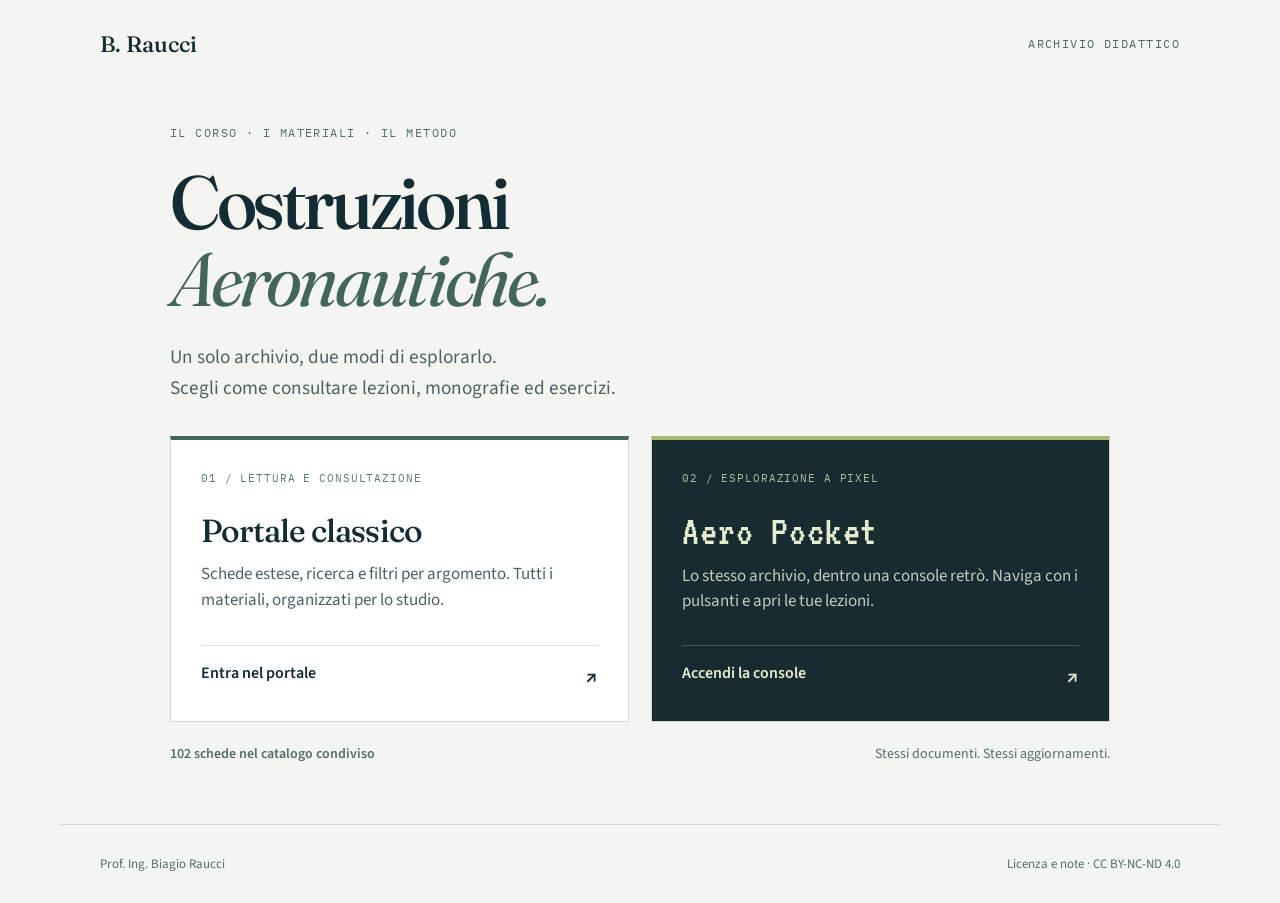
<file: docs/index.html>
<!doctype html>
<html lang="it">
<head>
<meta charset="utf-8"><meta name="viewport" content="width=device-width,initial-scale=1">
<meta name="theme-color" content="#142c33">
<meta name="description" content="Il corso di Costruzioni Aeronautiche del Prof. Ing. Biagio Raucci. Scegli il portale classico o Aero Pocket: un solo archivio di lezioni, monografie, slide ed esercizi.">
<title>Costruzioni Aeronautiche — Biagio Raucci</title>
<link rel="icon" href="icon.svg" type="image/svg+xml">
<link rel="stylesheet" href="entrance.css">
<script src="catalog.js" defer></script><script src="shared.js" defer></script><script src="entrance.js" defer></script>
</head>
<body>
<header><a href="https://www.raucci.net/">B. Raucci</a><span>ARCHIVIO DIDATTICO</span></header>
<main>
<p class="eyebrow">IL CORSO · I MATERIALI · IL METODO</p>
<h1>Costruzioni<br><em>Aeronautiche.</em></h1>
<p class="intro">Un solo archivio, due modi di esplorarlo.<br>Scegli come consultare lezioni, monografie ed esercizi.</p>
<div class="portals">
<a class="portal classic" href="classico.html"><span class="edition">01 / LETTURA E CONSULTAZIONE</span><h2>Portale classico</h2><p>Schede estese, ricerca e filtri per argomento. Tutti i materiali, organizzati per lo studio.</p><span class="enter">Entra nel portale <span aria-hidden="true">↗</span></span></a>
<a class="portal pocket" href="console.html"><span class="edition">02 / ESPLORAZIONE A PIXEL</span><h2>Aero Pocket</h2><p>Lo stesso archivio, dentro una console retrò. Naviga con i pulsanti e apri le tue lezioni.</p><span class="enter">Accendi la console <span aria-hidden="true">↗</span></span></a>
</div>
<p class="shared"><span id="record-count">Un catalogo condiviso</span><span>Stessi documenti. Stessi aggiornamenti.</span></p>
<noscript>Puoi scegliere un portale, ma per caricare il catalogo dei documenti devi attivare JavaScript.</noscript>
</main>
<footer><span>Prof. Ing. Biagio Raucci</span><a href="classico.html#licenza">Licenza e note · CC BY-NC-ND 4.0</a></footer>
</body>
</html>
</file>
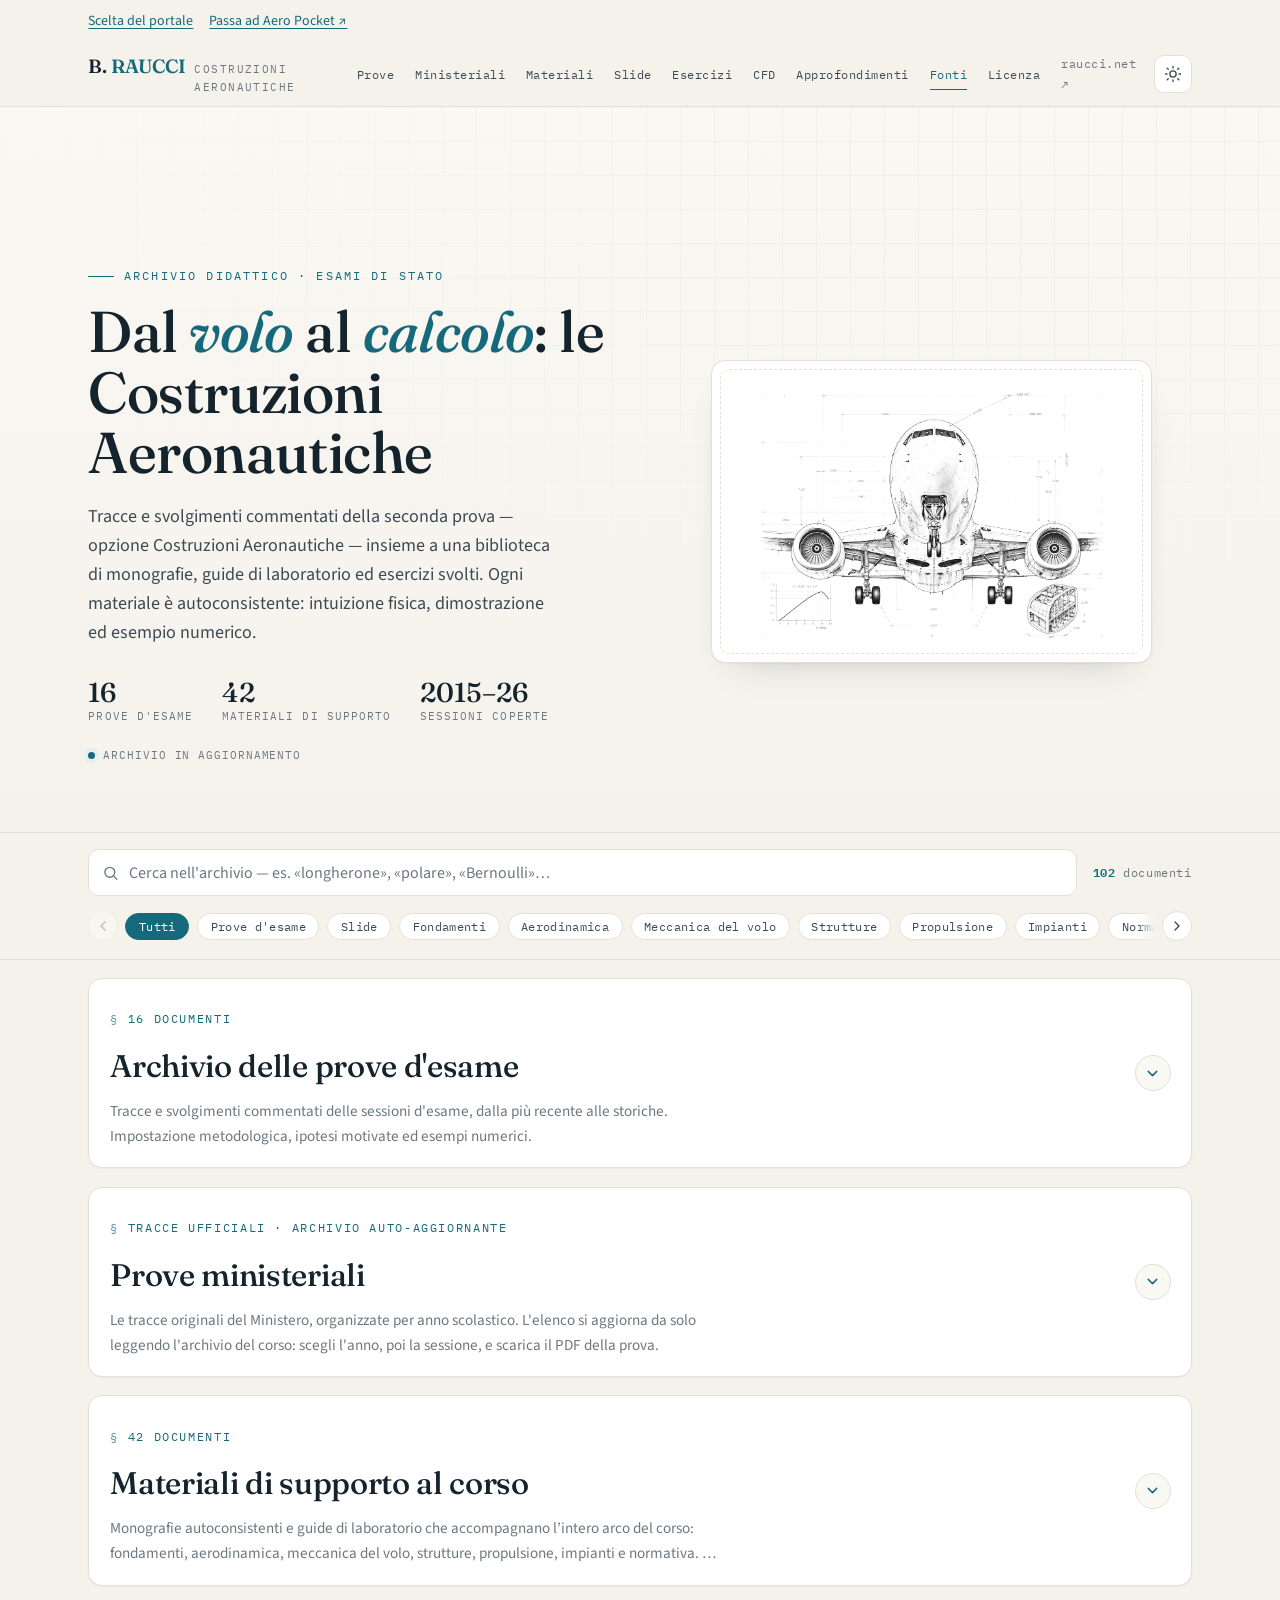
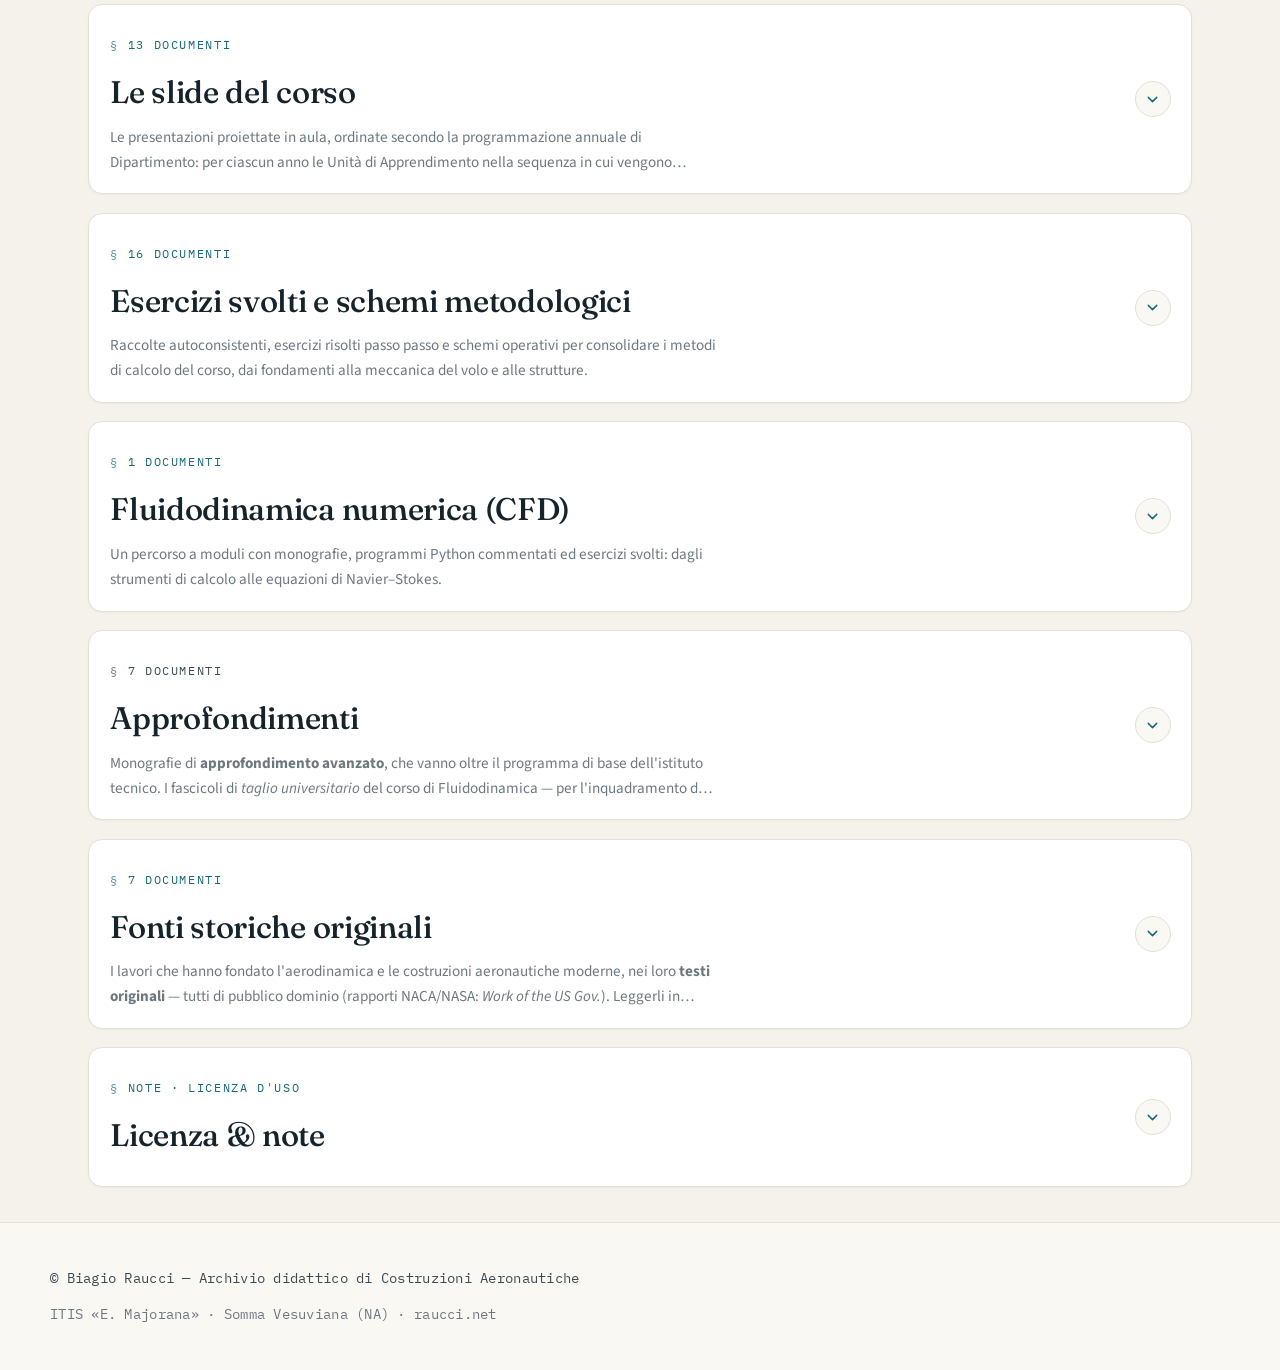
<file: docs/classico.html>
<!DOCTYPE html>

<html data-theme="light" lang="it">
<head>
<meta charset="utf-8"/>
<meta content="width=device-width, initial-scale=1" name="viewport"/>
<title>Portale classico · Costruzioni Aeronautiche — Archivio didattico · Prof. Ing. B. Raucci</title>
<meta content="Archivio didattico di Costruzioni Aeronautiche: soluzioni delle prove d'Esame di Stato, monografie, guide di laboratorio ed esercizi svolti. Prof. Ing. Biagio Raucci — ITIS «E. Majorana», Somma Vesuviana (NA)." name="description"/>
<meta content="light dark" name="color-scheme"/>
<link href="https://fonts.googleapis.com" rel="preconnect"/>
<link crossorigin="" href="https://fonts.gstatic.com" rel="preconnect"/>
<link href="https://fonts.googleapis.com/css2?family=Fraunces:opsz,wght@9..144,400;9..144,500;9..144,600&amp;family=Source+Sans+3:ital,wght@0,400;0,500;0,600;1,400&amp;family=IBM+Plex+Mono:wght@400;500;600&amp;display=swap" rel="stylesheet"/>
<style>
  :root{
    --paper:#f5f2ec; --paper-2:#faf8f3; --surface:#ffffff;
    --ink:#15242c; --ink-2:#3c4a53; --muted:#6c7880;
    --line:#e5e0d4; --line-2:#efeadf;
    --accent:#16697a; --accent-2:#0e4c5a; --accent-tint:#e6eff0;
    --blueprint:rgba(22,105,122,.055);
    --shadow:0 1px 2px rgba(21,36,44,.05), 0 18px 40px -26px rgba(21,36,44,.28);
    --maxw:1180px; --r:14px;
    /* famiglia "traduzione": verde salvia pastello, sobrio */
    --trad:#4f8a6d; --trad-2:#3d7358;
    --trad-bg:#f1f6f1; --trad-tint:#e4efe6; --trad-line:#d5e6d8;
    /* famiglia "esercizi": blu pastello molto chiaro */
    --eserc:#5b8fc9; --eserc-2:#3a6ea5;
    --eserc-bg:#eef4fb; --eserc-tint:#e2ecf8; --eserc-line:#d6e3f2;
    /* famiglia "slide": ocra caldo, sobrio */
    --slide:#b07d3a; --slide-2:#875b25;
    --slide-bg:#faf5ec; --slide-tint:#f4ebdb; --slide-line:#e8dcc4;
  }
  :root[data-theme="dark"]{
    --paper:#0e1a20; --paper-2:#122129; --surface:#17282f;
    --ink:#eef3f1; --ink-2:#c3ced3; --muted:#8ba0a7;
    --line:#26404a; --line-2:#203540;
    --accent:#57bccd; --accent-2:#8ad8e4; --accent-tint:#123039;
    --blueprint:rgba(120,200,215,.05);
    --shadow:0 1px 2px rgba(0,0,0,.4), 0 20px 44px -26px rgba(0,0,0,.7);
    --trad:#7fc59e; --trad-2:#a6dcbd;
    --trad-bg:#132420; --trad-tint:#16302a; --trad-line:#265041;
    --eserc:#6fa8d6; --eserc-2:#a5cdec;
    --eserc-bg:#132330; --eserc-tint:#173247; --eserc-line:#264a63;
    --slide:#d9ae6b; --slide-2:#ecc98f;
    --slide-bg:#241d12; --slide-tint:#2f2617; --slide-line:#4d3f26;
  }
  *{box-sizing:border-box}
  html{-webkit-text-size-adjust:100%;scroll-behavior:smooth}
  body{
    margin:0; background:var(--paper); color:var(--ink);
    font-family:"Source Sans 3",system-ui,-apple-system,Segoe UI,Roboto,sans-serif;
    font-size:1.0625rem; line-height:1.65; font-weight:400;
    -webkit-font-smoothing:antialiased; text-rendering:optimizeLegibility;
    transition:background .35s ease,color .35s ease;
  }
  ::selection{background:var(--accent-tint)}
  a{color:var(--accent);text-decoration:none}
  h1,h2,h3{font-family:"Fraunces",Georgia,serif;font-weight:500;color:var(--ink);margin:0;letter-spacing:-.01em}
  .wrap{max-width:var(--maxw);margin:0 auto;padding:0 clamp(1.1rem,4vw,2.4rem)}
  .mono{font-family:"IBM Plex Mono",ui-monospace,Menlo,monospace}
  :focus-visible{outline:2.5px solid var(--accent);outline-offset:3px;border-radius:5px}

  /* ---------- top bar ---------- */
  .topbar{position:sticky;top:0;z-index:60;background:color-mix(in srgb,var(--paper) 84%,transparent);
    backdrop-filter:saturate(140%) blur(10px);border-bottom:1px solid var(--line)}
  .topbar .wrap{display:flex;align-items:center;gap:1.1rem;min-height:64px}
  .brand{display:flex;align-items:baseline;gap:.55rem;margin-right:auto}
  .brand .mk{font-family:"Fraunces",serif;font-weight:600;font-size:1.2rem;color:var(--ink);letter-spacing:-.01em}
  .brand .mk b{color:var(--accent);font-weight:600}
  .brand span{font-family:"IBM Plex Mono",monospace;font-size:.68rem;letter-spacing:.13em;text-transform:uppercase;color:var(--muted)}
  .nav{display:flex;align-items:center;gap:1.3rem}
  .nav a{font-family:"IBM Plex Mono",monospace;font-size:.77rem;letter-spacing:.04em;color:var(--ink-2);
    padding:.3rem 0;border-bottom:1.5px solid transparent;transition:color .18s,border-color .18s}
  .nav a:hover{color:var(--accent);border-color:var(--accent)}
  .nav a.active{color:var(--accent);border-color:var(--accent)}
  .nav a.ext{color:var(--muted)}
  .icon-btn{display:inline-grid;place-items:center;width:38px;height:38px;border-radius:10px;
    border:1px solid var(--line);background:var(--surface);color:var(--ink-2);cursor:pointer;
    transition:color .18s,border-color .18s,background .18s,transform .18s}
  .icon-btn:hover{color:var(--accent);border-color:var(--accent)}
  .icon-btn:active{transform:scale(.94)}
  .icon-btn svg{width:18px;height:18px}
  .icon-btn .moon{display:none} :root[data-theme="dark"] .icon-btn .sun{display:none}
  :root[data-theme="dark"] .icon-btn .moon{display:block}
  .topbar-actions{display:flex;align-items:center;gap:.6rem}
  .menu-btn{display:none}
  .menu-btn .close{display:none}
  @media(max-width:900px){.brand span{display:none}.nav{gap:1rem}.nav a.ext{display:none}}

  /* ---------- hero ---------- */
  .hero{position:relative;border-bottom:1px solid var(--line);overflow:hidden;
    background:linear-gradient(180deg,var(--paper-2),var(--paper))}
  .hero::before{content:"";position:absolute;inset:0;pointer-events:none;
    background-image:linear-gradient(var(--blueprint) 1px,transparent 1px),linear-gradient(90deg,var(--blueprint) 1px,transparent 1px);
    background-size:34px 34px;mask-image:radial-gradient(120% 90% at 78% 12%,#000,transparent 70%)}
  .hero .wrap{position:relative;display:grid;grid-template-columns:1.2fr .85fr;gap:2.6rem;align-items:center;
    padding-top:clamp(2.8rem,6vw,4.8rem);padding-bottom:clamp(2.6rem,5vw,4.2rem)}
  .eyebrow{font-family:"IBM Plex Mono",monospace;font-size:.75rem;letter-spacing:.18em;text-transform:uppercase;
    color:var(--accent);margin-bottom:1rem;display:flex;align-items:center;gap:.6rem}
  .eyebrow::before{content:"";width:26px;height:1.5px;background:var(--accent)}
  .hero h1{font-size:clamp(2.2rem,4.7vw,3.6rem);line-height:1.05;font-weight:500;max-width:15ch}
  .hero h1 em{font-style:italic;color:var(--accent)}
  .hero .lead{margin:1.15rem 0 0;font-size:1.13rem;color:var(--ink-2);max-width:52ch;line-height:1.6}
  .stats{display:flex;flex-wrap:wrap;align-items:baseline;gap:1.8rem;margin-top:2rem}
  .stat{display:flex;flex-direction:column;gap:.15rem}
  .stat b{font-family:"Fraunces",serif;font-weight:500;font-size:1.7rem;color:var(--ink);line-height:1}
  .stat span{font-family:"IBM Plex Mono",monospace;font-size:.66rem;letter-spacing:.1em;text-transform:uppercase;color:var(--muted)}
  .status-chip{display:inline-flex;align-items:center;gap:.5rem;margin:1.3rem 0 0;
    font-family:"IBM Plex Mono",monospace;font-size:.71rem;letter-spacing:.08em;text-transform:uppercase;color:var(--muted)}
  .status-chip i{width:7px;height:7px;border-radius:50%;background:var(--accent);box-shadow:0 0 0 4px var(--accent-tint);animation:pulse 2.6s ease-in-out infinite}
  @keyframes pulse{0%,100%{box-shadow:0 0 0 4px var(--accent-tint)}50%{box-shadow:0 0 0 7px transparent}}
  .heroart{position:relative;width:100%;max-width:500px;justify-self:end;
    background:var(--surface);border:1px solid var(--line);border-radius:var(--r);padding:1.4rem 1.5rem 1.1rem;box-shadow:var(--shadow)}
  .heroart .ticks{position:absolute;inset:.5rem;border:1px dashed var(--line);border-radius:9px;pointer-events:none}
  .heroart img{width:100%;height:auto;display:block}
  @media(max-width:880px){
    .hero .wrap{grid-template-columns:1fr;gap:1.8rem}
    .heroart{max-width:420px;order:-1;justify-self:start}
    .hero h1{max-width:20ch}
  }

  /* ---------- console (signature) ---------- */
  .console{position:sticky;top:64px;z-index:40;background:color-mix(in srgb,var(--paper) 90%,transparent);
    backdrop-filter:saturate(140%) blur(8px);border-bottom:1px solid var(--line)}
  .console .wrap{padding-top:1rem;padding-bottom:1rem}
  .console-row{display:flex;align-items:center;gap:1rem;flex-wrap:wrap}
  .search{position:relative;flex:1 1 300px;min-width:230px}
  .search svg{position:absolute;left:.85rem;top:50%;transform:translateY(-50%);width:17px;height:17px;color:var(--muted)}
  .search input{width:100%;font-family:"Source Sans 3",sans-serif;font-size:1rem;color:var(--ink);
    background:var(--surface);border:1px solid var(--line);border-radius:11px;padding:.7rem .9rem .7rem 2.5rem;
    transition:border-color .18s,box-shadow .18s}
  .search input::placeholder{color:var(--muted)}
  .search input:focus{outline:none;border-color:var(--accent);box-shadow:0 0 0 3px var(--accent-tint)}
  .search .clear{position:absolute;right:.5rem;top:50%;transform:translateY(-50%);border:0;background:transparent;
    color:var(--muted);cursor:pointer;font-size:1.15rem;line-height:1;padding:.25rem .4rem;border-radius:7px;display:none}
  .search .clear:hover{color:var(--accent)}
  .count{font-family:"IBM Plex Mono",monospace;font-size:.74rem;letter-spacing:.05em;color:var(--muted);white-space:nowrap}
  .count b{color:var(--accent);font-weight:600}
  /* ---- rail dei filtri: nastro orizzontale con frecce ---- */
  .chips-rail{display:flex;align-items:center;gap:.4rem;margin-top:.9rem}
  .chips{display:flex;gap:.5rem;flex-wrap:nowrap;overflow-x:auto;flex:1 1 auto;min-width:0;
    padding:.15rem .1rem;scroll-behavior:smooth;scroll-snap-type:x proximity;
    scrollbar-width:none;-ms-overflow-style:none;-webkit-overflow-scrolling:touch}
  .chips::-webkit-scrollbar{display:none}
  /* maschera sfumata ai bordi: suggerisce che il nastro continua */
  .chips-rail.has-prev .chips{-webkit-mask-image:linear-gradient(90deg,transparent,#000 18px);
    mask-image:linear-gradient(90deg,transparent,#000 18px)}
  .chips-rail.has-next .chips{-webkit-mask-image:linear-gradient(90deg,#000 calc(100% - 18px),transparent);
    mask-image:linear-gradient(90deg,#000 calc(100% - 18px),transparent)}
  .chips-rail.has-prev.has-next .chips{
    -webkit-mask-image:linear-gradient(90deg,transparent,#000 18px,#000 calc(100% - 18px),transparent);
    mask-image:linear-gradient(90deg,transparent,#000 18px,#000 calc(100% - 18px),transparent)}
  .chip{font-family:"IBM Plex Mono",monospace;font-size:.72rem;letter-spacing:.03em;color:var(--ink-2);
    background:var(--surface);border:1px solid var(--line);border-radius:999px;padding:.34rem .78rem;cursor:pointer;
    white-space:nowrap;flex:0 0 auto;scroll-snap-align:start;
    transition:color .16s,border-color .16s,background .16s}
  .chip:hover{border-color:var(--accent);color:var(--accent)}
  .chip[aria-pressed="true"]{background:var(--accent);border-color:var(--accent);color:#fff}
  :root[data-theme="dark"] .chip[aria-pressed="true"]{color:#08171c}
  /* frecce di scorrimento */
  .chips-nav{flex:0 0 auto;display:none;align-items:center;justify-content:center;
    width:30px;height:30px;padding:0;border:1px solid var(--line);border-radius:999px;
    background:var(--surface);color:var(--ink-2);cursor:pointer;
    transition:color .16s,border-color .16s,background .16s,opacity .16s}
  .chips-nav svg{width:16px;height:16px}
  .chips-nav:hover{border-color:var(--accent);color:var(--accent)}
  .chips-nav:disabled{opacity:.32;cursor:default;pointer-events:none}
  /* le frecce compaiono solo quando il nastro eccede (classe .scrollable via JS) */
  .chips-rail.scrollable .chips-nav{display:inline-flex}

  /* ---------- sections ---------- */
  main section{padding-top:clamp(3rem,6vw,4.4rem);scroll-margin-top:132px}
  main section:last-of-type{padding-bottom:clamp(3rem,6vw,4.4rem)}
  section.is-empty{display:none}
  .sec-head{margin-bottom:1.5rem}
  .sec-head .tag{font-family:"IBM Plex Mono",monospace;font-size:.73rem;letter-spacing:.14em;text-transform:uppercase;
    color:var(--accent);display:flex;align-items:center;gap:.55rem}
  .sec-head .tag::before{content:"§";opacity:.7}
  .sec-head h2{font-size:clamp(1.75rem,3vw,2.3rem);margin:.4rem 0 .9rem}
  .rule{height:1px;background:var(--line);border:0;margin:0}
  .sec-note{color:var(--muted);font-size:.95rem;margin:.75rem 0 0;max-width:64ch}
  .approf .sec-head .tag{color:var(--ink-2)}

  /* ---------- cards ---------- */
  .grid{display:grid;gap:1.05rem;grid-template-columns:repeat(auto-fill,minmax(300px,1fr));margin-top:1.5rem}
  .grid-feat{display:grid;gap:1.2rem;grid-template-columns:repeat(auto-fill,minmax(392px,1fr));margin-top:1.5rem}
  @media(max-width:560px){.grid,.grid-feat{grid-template-columns:1fr}}
  .card.is-hidden{display:none}

  .card{background:var(--surface);border:1px solid var(--line);border-radius:var(--r);
    padding:1.15rem 1.25rem 1.1rem;display:flex;flex-direction:column;gap:.6rem;position:relative;overflow:hidden;
    transition:transform .22s ease,box-shadow .22s ease,border-color .22s ease}
  .card::before{content:"";position:absolute;left:0;top:0;bottom:0;width:3px;background:var(--accent);
    transform:scaleY(0);transform-origin:top;transition:transform .25s ease}
  .card:hover{transform:translateY(-3px);box-shadow:var(--shadow);border-color:color-mix(in srgb,var(--accent) 35%,var(--line))}
  .card:hover::before{transform:scaleY(1)}
  .card-top{display:flex;align-items:baseline;justify-content:space-between;gap:.7rem;flex-wrap:wrap}
  .code{font-family:"IBM Plex Mono",monospace;font-weight:500;font-size:.71rem;letter-spacing:.06em;
    color:var(--accent);background:var(--accent-tint);padding:.24rem .52rem;border-radius:7px;white-space:nowrap}
  .meta{font-family:"IBM Plex Mono",monospace;font-size:.67rem;letter-spacing:.02em;color:var(--muted);text-align:right;flex:1;min-width:0}
  .card h3{font-size:1.14rem;font-weight:600;line-height:1.28;margin:.12rem 0 0}
  .desc{--lines:4;margin:0;color:var(--ink-2);font-size:.95rem;line-height:1.62;position:relative;
    display:-webkit-box;-webkit-box-orient:vertical;-webkit-line-clamp:var(--lines);overflow:hidden}
  .desc em{font-style:italic;color:var(--ink)}
  .card.expanded .desc{-webkit-line-clamp:unset;display:block}
  .toggle{align-self:flex-start;margin-top:-.1rem;border:0;background:transparent;padding:0;cursor:pointer;
    font-family:"IBM Plex Mono",monospace;font-size:.72rem;letter-spacing:.04em;color:var(--muted);display:none}
  .toggle:hover{color:var(--accent)}
  .card.clampable .toggle{display:inline-flex;align-items:center;gap:.35rem}
  .open{margin-top:auto;padding-top:.5rem;font-family:"IBM Plex Mono",monospace;font-size:.8rem;
    letter-spacing:.03em;color:var(--accent);display:inline-flex;align-items:center;gap:.45rem;align-self:flex-start;font-weight:500}
  .open:hover{color:var(--accent-2)}
  .arr{transition:transform .2s ease;display:inline-block}
  .open:hover .arr{transform:translateX(4px)}
  .byline{margin:-.15rem 0 .1rem;font-size:.9rem;font-style:italic;color:var(--muted);line-height:1.4}
  .card-links{margin-top:auto;padding-top:.55rem;display:flex;align-items:center;gap:1.1rem;flex-wrap:wrap}
  .card-links .open{margin-top:0;padding-top:0}
  .open.sub{color:var(--muted)}
  .open.sub:hover{color:var(--accent)}
  .dl{display:inline-block;transition:transform .2s ease}
  .open:hover .dl{transform:translateY(2px)}
  .callout{margin-top:1.4rem;background:var(--paper-2);border:1px solid var(--line);border-left:3px solid var(--accent);
    border-radius:12px;padding:.9rem 1.1rem;color:var(--ink-2);font-size:.92rem;line-height:1.6}
  .callout b{color:var(--ink)}
  .callout em{font-style:italic;color:var(--ink)}

  .card.feat{padding:1.4rem 1.5rem 1.25rem}
  .card.feat h3{font-size:1.32rem;letter-spacing:-.012em}
  .card.feat .desc{--lines:6;font-size:.955rem;line-height:1.68}
  .trad-badge{display:inline-flex;align-items:center;gap:.34rem;
    font-family:"IBM Plex Mono",monospace;font-size:.62rem;font-weight:500;
    letter-spacing:.09em;text-transform:uppercase;color:var(--trad-2);
    background:var(--trad-tint);border:1px solid var(--trad-line);
    padding:.16rem .46rem .14rem;border-radius:6px;line-height:1;white-space:nowrap;
    align-self:flex-start;margin-bottom:-.15rem}
  .trad-badge svg{width:.72rem;height:.72rem;stroke:currentColor;fill:none;
    stroke-width:1.9;stroke-linecap:round;stroke-linejoin:round;opacity:.9}

  /* ---------- slide del corso: sottosezioni per anno ---------- */
  .subsec{margin-top:1.4rem}
  .subsec+.subsec{margin-top:2.1rem}
  .subsec-head{display:flex;flex-wrap:wrap;align-items:baseline;gap:.5rem .85rem;
    padding-bottom:.6rem;border-bottom:1px solid var(--line-2)}
  .subsec-head h3{font-family:"Fraunces",Georgia,serif;font-size:1.3rem;font-weight:500;
    color:var(--ink);margin:0;letter-spacing:-.01em}
  .subsec-tag{font-family:"IBM Plex Mono",monospace;font-size:.67rem;letter-spacing:.11em;
    text-transform:uppercase;color:var(--slide-2);background:var(--slide-tint);
    border:1px solid var(--slide-line);padding:.2rem .5rem;border-radius:7px;margin:0;white-space:nowrap}
  .subsec-note{color:var(--muted);font-size:.92rem;line-height:1.6;margin:.7rem 0 0;max-width:74ch}
  .subsec-note em{font-style:italic;color:var(--ink-2)}
  .subsec .grid{margin-top:1.1rem}
  .subsec-state{margin:0;font-family:"IBM Plex Mono",monospace;font-size:.65rem;
    letter-spacing:.08em;text-transform:uppercase;color:var(--muted);
    background:var(--surface);border:1px solid var(--line-2);
    padding:.2rem .5rem;border-radius:7px;white-space:nowrap;margin-left:auto}
  .subsec-state.pub{color:var(--slide-2);background:var(--slide-tint);border-color:var(--slide-line)}

  /* --- sottosezioni collassabili: stessa grammatica delle sezioni, in scala minore --- */
  .collapsible-subsec{scroll-margin-top:150px}
  .subsec.collapsible-subsec{margin-top:1.15rem}
  .subsec.collapsible-subsec+.subsec.collapsible-subsec{margin-top:.65rem}
  .collapsible-subsec .subsec-head{
    position:relative;
    padding:.85rem 3.35rem .85rem 1.05rem;
    border:1px solid var(--line);
    border-radius:12px;
    background:var(--paper-2);
    cursor:pointer;
    transition:border-color .22s ease,background .22s ease;
  }
  .collapsible-subsec .subsec-head:hover{
    border-color:color-mix(in srgb,var(--slide) 45%,var(--line));
    background:var(--slide-bg);
  }
  .collapsible-subsec.is-open .subsec-head{
    border-color:color-mix(in srgb,var(--slide) 38%,var(--line));
    background:var(--slide-bg);
    border-bottom-left-radius:8px;
    border-bottom-right-radius:8px;
  }
  .collapsible-subsec .subsec-head h3{font-size:1.2rem}
  .subsec-toggle{
    position:absolute;inset:0;width:100%;border:0;border-radius:inherit;
    background:transparent;cursor:pointer;color:inherit;
  }
  .subsec-toggle:focus-visible{outline:2.5px solid var(--slide);outline-offset:3px}
  .subsec-chevron{
    position:absolute;right:.95rem;top:50%;
    width:1.85rem;height:1.85rem;transform:translateY(-50%);
    display:grid;place-items:center;
    border:1px solid var(--slide-line);border-radius:999px;
    background:var(--surface);color:var(--slide-2);pointer-events:none;
    transition:background .22s ease,border-color .22s ease;
  }
  .subsec-chevron svg{width:15px;height:15px;transition:transform .3s cubic-bezier(.2,.8,.2,1)}
  .collapsible-subsec.is-open .subsec-chevron{background:var(--slide-tint)}
  .collapsible-subsec.is-open .subsec-chevron svg{transform:rotate(180deg)}
  .subsec-body{
    display:grid;grid-template-rows:0fr;opacity:0;visibility:hidden;
    transition:grid-template-rows .38s cubic-bezier(.2,.8,.2,1),opacity .26s ease,visibility 0s linear .38s;
  }
  .subsec-body-inner{min-height:0;overflow:hidden;padding:0 .1rem}
  .collapsible-subsec.is-open .subsec-body{
    grid-template-rows:1fr;opacity:1;visibility:visible;
    transition:grid-template-rows .42s cubic-bezier(.2,.8,.2,1),opacity .3s ease .05s,visibility 0s;
  }
  .collapsible-subsec.is-open .subsec-body-inner{padding-bottom:.35rem}
  .collapsible-subsec .subsec-note{margin-top:.95rem}
  @media(max-width:560px){
    .collapsible-subsec .subsec-head{padding:.8rem 3rem .8rem .9rem}
    .subsec-state{margin-left:0}
    .subsec-chevron{right:.75rem;width:1.7rem;height:1.7rem}
  }
  @media(prefers-reduced-motion:reduce){
    .subsec-body,.subsec-chevron,.subsec-chevron svg{transition:none}
  }
  /* una sottosezione con schede scompare se il filtro le nasconde tutte */
  .subsec:has(.card):not(:has(.card:not(.is-hidden))){display:none}

  /* mappa delle UdA dell'anno: cosa è pubblicato e cosa manca */
  .uda-list{list-style:none;display:flex;flex-wrap:wrap;gap:.4rem;margin:.95rem 0 0;padding:0}
  .uda-list li{font-family:"IBM Plex Mono",monospace;font-size:.68rem;letter-spacing:.02em;
    color:var(--muted);background:var(--paper-2);border:1px solid var(--line-2);
    border-radius:999px;padding:.26rem .62rem}
  .uda-list li.pub{color:var(--slide-2);background:var(--slide-tint);
    border-color:var(--slide-line);font-weight:500}
  .uda-list li.pub::before{content:"▸ ";opacity:.75}

  /* segnaposto degli anni ancora senza slide */
  .subsec-soon{margin:1.05rem 0 0;background:var(--paper-2);border:1px dashed var(--line);
    border-radius:12px;padding:.85rem 1.05rem;color:var(--muted);font-size:.9rem;line-height:1.6}
  .subsec-soon b{color:var(--ink-2);font-weight:600}

  /* famiglia visiva delle slide */
  .card--slide::before{background:var(--slide)}
  .card--slide .code{color:var(--slide-2);background:var(--slide-tint)}
  .card--slide:hover{border-color:color-mix(in srgb,var(--slide) 42%,var(--line))}
  .slide-badge{display:inline-flex;align-items:center;gap:.34rem;
    font-family:"IBM Plex Mono",monospace;font-size:.62rem;font-weight:500;
    letter-spacing:.09em;text-transform:uppercase;color:var(--slide-2);
    background:var(--slide-tint);border:1px solid var(--slide-line);
    padding:.16rem .46rem .14rem;border-radius:6px;line-height:1;white-space:nowrap;
    align-self:flex-start;margin-bottom:-.15rem}
  .slide-badge svg{width:.72rem;height:.72rem;stroke:currentColor;fill:none;
    stroke-width:1.9;stroke-linecap:round;stroke-linejoin:round;opacity:.9}
  @media(max-width:720px){
    .subsec-head h3{font-size:1.18rem}
    .subsec+.subsec{margin-top:1.7rem}
    .uda-list li{font-size:.64rem}
  }

  /* ---------- empty state ---------- */
  .empty{display:none;text-align:center;padding:3.5rem 1rem;color:var(--muted)}
  .empty.show{display:block}
  .empty h3{font-size:1.3rem;color:var(--ink);margin-bottom:.5rem}
  .empty button{margin-top:1rem;font-family:"IBM Plex Mono",monospace;font-size:.78rem;color:var(--accent);
    background:var(--surface);border:1px solid var(--accent);border-radius:10px;padding:.5rem .9rem;cursor:pointer}

  /* ---------- license ---------- */
  .panels{display:grid;gap:1.2rem;grid-template-columns:1.4fr 1fr;margin-top:1.5rem}
  @media(max-width:760px){.panels{grid-template-columns:1fr}}
  .panel{background:var(--surface);border:1px solid var(--line);border-radius:var(--r);padding:1.3rem 1.4rem}
  .panel h3{font-size:1.12rem;font-weight:600;margin:0 0 .55rem}
  .panel p{margin:.55rem 0 0;color:var(--ink-2);font-size:.96rem;line-height:1.6}
  .panel a{color:var(--accent);border-bottom:1px solid var(--accent-tint)}
  .panel a:hover{border-color:var(--accent)}
  .panel strong{color:var(--ink);font-weight:600}

  /* ---------- footer ---------- */
  footer{border-top:1px solid var(--line);margin-top:1rem;background:var(--paper-2)}
  footer .wrap{padding:1.9rem 0;color:var(--muted);font-size:.85rem;font-family:"IBM Plex Mono",monospace;letter-spacing:.02em;line-height:1.7}
  footer .sign{color:var(--ink-2)}

  /* ---------- back to top ---------- */
  .totop{position:fixed;right:1.3rem;bottom:1.3rem;z-index:70;width:44px;height:44px;border-radius:12px;
    border:1px solid var(--line);background:var(--surface);color:var(--accent);cursor:pointer;box-shadow:var(--shadow);
    display:grid;place-items:center;opacity:0;transform:translateY(12px);pointer-events:none;transition:opacity .25s,transform .25s}
  .totop.show{opacity:1;transform:none;pointer-events:auto}
  .totop svg{width:20px;height:20px}

  /* ======================================================
     MOBILE — layout dedicato al telefono (<=720px)
     ====================================================== */
  @media(max-width:720px){
    body{font-size:1rem}

    /* --- topbar compatta + menu a comparsa --- */
    .topbar .wrap{min-height:56px;gap:.6rem}
    .brand .mk{font-size:1.12rem}
    .menu-btn{display:inline-grid}
    .topbar.nav-open .menu-btn .burger{display:none}
    .topbar.nav-open .menu-btn .close{display:block}

    .nav{position:absolute;left:0;right:0;top:100%;flex-direction:column;align-items:stretch;gap:0;
      background:var(--paper-2);border-bottom:1px solid var(--line);box-shadow:var(--shadow);
      padding:.3rem clamp(1.1rem,4vw,2.4rem) .7rem;
      opacity:0;visibility:hidden;transform:translateY(-8px);pointer-events:none;
      transition:opacity .2s ease,transform .2s ease,visibility .2s}
    .topbar.nav-open .nav{opacity:1;visibility:visible;transform:none;pointer-events:auto}
    .nav a{font-size:1rem;padding:.85rem .1rem;border-bottom:1px solid var(--line-2)}
    .nav a:last-child{border-bottom:0}
    .nav a.active{color:var(--accent);border-bottom-color:var(--line-2)}
    .nav a.ext{display:block;color:var(--muted)}

    /* --- console compatta con chip scorrevoli in orizzontale --- */
    .console{top:56px}
    .console .wrap{padding-top:.65rem;padding-bottom:.65rem}
    .console-row{gap:.6rem}
    .search{flex:1 1 100%}
    .search input{font-size:1rem;padding:.65rem .8rem .65rem 2.4rem}
    .count{order:2;font-size:.7rem}
    /* su mobile lo scorrimento è touch-nativo: niente frecce, solo la maschera */
    .chips-rail{margin-top:.65rem}
    .chips-rail.scrollable .chips-nav{display:none}
    .chips{margin-top:0;padding-bottom:.2rem;
      -webkit-mask-image:linear-gradient(90deg,transparent,#000 14px,#000 calc(100% - 22px),transparent);
      mask-image:linear-gradient(90deg,transparent,#000 14px,#000 calc(100% - 22px),transparent)}
    .chip{padding:.4rem .85rem;font-size:.74rem}

    /* --- sezioni: offset di scroll sotto topbar+console --- */
    main section{scroll-margin-top:150px;padding-top:clamp(2.2rem,7vw,3rem)}
    .sec-head h2{font-size:1.5rem}

    /* --- griglie a colonna unica, gutter ridotti --- */
    .grid,.grid-feat{grid-template-columns:1fr;gap:.9rem;margin-top:1.15rem}

    /* --- schede: intestazione impilata, meta a sinistra --- */
    .card{padding:1.05rem 1.1rem 1rem}
    .card.feat{padding:1.15rem 1.15rem 1.05rem}
    .card-top{flex-direction:column;align-items:flex-start;gap:.4rem}
    .meta{text-align:left;flex:0 0 auto;font-size:.66rem;line-height:1.5}
    .card h3{font-size:1.12rem}
    .card.feat h3{font-size:1.2rem}
    .card .desc{--lines:5;font-size:.94rem}

    /* --- hero più compatto --- */
    .hero .wrap{gap:1.4rem}
    .heroart{max-width:100%;padding:1.1rem 1.15rem}
    .stats{gap:1.3rem;margin-top:1.6rem}
    .stat b{font-size:1.5rem}

    /* --- torna su più piccolo, sopra la barra di Safari --- */
    .totop{width:42px;height:42px;right:1rem;bottom:1rem}
  }

  @media(max-width:380px){
    .hero h1{font-size:2rem}
    .chip{font-size:.72rem}
  }

  /* ---------- motion ---------- */
  .reveal{opacity:0;transform:translateY(14px);transition:opacity .6s ease,transform .6s ease}
  .reveal.in{opacity:1;transform:none}
  @media(prefers-reduced-motion:reduce){
    html{scroll-behavior:auto}
    .reveal{opacity:1;transform:none;transition:none}
    .card,.arr,.open .arr,.status-chip i{transition:none;animation:none}
  }

  /* ---------- sezioni collassabili / indice a fisarmonica ---------- */
  main section.accordion-section{
    padding-top:1.15rem;
    scroll-margin-top:150px;
  }
  main section.accordion-section:last-of-type{padding-bottom:1.15rem}
  .accordion-section .sec-head{
    position:relative;
    margin-bottom:0;
    padding:1.15rem 4.25rem 1.15rem 1.3rem;
    background:var(--surface);
    border:1px solid var(--line);
    border-radius:var(--r);
    box-shadow:0 1px 2px rgba(21,36,44,.035);
    cursor:pointer;
    transition:border-color .22s ease,box-shadow .22s ease,background .22s ease;
  }
  .accordion-section .sec-head:hover{
    border-color:color-mix(in srgb,var(--accent) 42%,var(--line));
    box-shadow:var(--shadow);
  }
  .accordion-section.is-open .sec-head{
    border-color:color-mix(in srgb,var(--accent) 34%,var(--line));
    border-bottom-left-radius:10px;
    border-bottom-right-radius:10px;
  }
  .accordion-section .sec-head h2{margin:.28rem 0 .45rem;font-size:clamp(1.45rem,2.5vw,1.95rem)}
  .accordion-section .sec-head .rule{display:none}
  .accordion-section .sec-note{
    margin:.35rem 0 0;
    max-width:76ch;
    display:-webkit-box;
    -webkit-box-orient:vertical;
    -webkit-line-clamp:2;
    overflow:hidden;
  }
  .section-toggle{
    position:absolute;
    inset:0;
    width:100%;
    border:0;
    border-radius:inherit;
    background:transparent;
    cursor:pointer;
    color:inherit;
  }
  .section-toggle:focus-visible{outline:2.5px solid var(--accent);outline-offset:3px}
  .section-chevron{
    position:absolute;
    right:1.25rem;
    top:50%;
    width:2.25rem;
    height:2.25rem;
    transform:translateY(-50%);
    display:grid;
    place-items:center;
    border:1px solid var(--line);
    border-radius:999px;
    background:var(--paper-2);
    color:var(--accent);
    pointer-events:none;
    transition:transform .32s ease,background .22s ease,border-color .22s ease;
  }
  .section-chevron svg{width:17px;height:17px;transition:transform .32s cubic-bezier(.2,.8,.2,1)}
  .accordion-section.is-open .section-chevron{
    background:var(--accent-tint);
    border-color:color-mix(in srgb,var(--accent) 35%,var(--line));
  }
  .accordion-section.is-open .section-chevron svg{transform:rotate(180deg)}
  .section-body{
    display:grid;
    grid-template-rows:0fr;
    opacity:0;
    visibility:hidden;
    transition:grid-template-rows .42s cubic-bezier(.2,.8,.2,1),opacity .28s ease,visibility 0s linear .42s;
  }
  .section-body-inner{min-height:0;overflow:hidden;padding:0 .15rem}
  .accordion-section.is-open .section-body{
    grid-template-rows:1fr;
    opacity:1;
    visibility:visible;
    transition:grid-template-rows .46s cubic-bezier(.2,.8,.2,1),opacity .32s ease .06s,visibility 0s;
  }
  .accordion-section.is-open .section-body-inner{padding-bottom:.45rem}
  .accordion-section.is-empty{display:none}

  @media(max-width:720px){
    main section.accordion-section{padding-top:.8rem;scroll-margin-top:158px}
    .accordion-section .sec-head{padding:1rem 3.65rem 1rem 1.05rem}
    .accordion-section .sec-head h2{font-size:1.35rem;line-height:1.2}
    .accordion-section .sec-note{-webkit-line-clamp:2;font-size:.9rem}
    .section-chevron{right:.9rem;width:2rem;height:2rem}
  }
  @media(prefers-reduced-motion:reduce){
    .section-body,.section-chevron,.section-chevron svg{transition:none}
  }


  /* ---------- sezione "Prove ministeriali" ---------- */
  .min-panel{background:var(--surface);border:1px solid var(--line);border-radius:var(--r);
    padding:1.35rem 1.5rem;box-shadow:var(--shadow)}
  .min-row{display:flex;flex-wrap:wrap;gap:1.1rem;align-items:flex-end}
  .min-field{display:flex;flex-direction:column;gap:.4rem;flex:1 1 220px;min-width:200px}
  .min-field label{font-family:"IBM Plex Mono",monospace;font-size:.72rem;letter-spacing:.1em;
    text-transform:uppercase;color:var(--muted)}
  .min-select{font:inherit;font-size:.95rem;color:var(--ink);background:var(--paper-2);
    border:1px solid var(--line);border-radius:10px;padding:.55rem .7rem;width:100%;
    transition:border-color .16s ease}
  .min-select:focus{outline:none;border-color:var(--accent)}
  .min-select:disabled{opacity:.55;cursor:not-allowed}
  .min-dl{font-family:"IBM Plex Mono",monospace;font-size:.82rem;letter-spacing:.03em;font-weight:500;
    display:inline-flex;align-items:center;gap:.5rem;padding:.62rem 1.1rem;border-radius:10px;
    background:var(--accent);color:#fff;border:1px solid var(--accent-2);white-space:nowrap;
    transition:background .16s ease,opacity .16s ease;flex:0 0 auto}
  .min-dl:hover{background:var(--accent-2);color:#fff}
  .min-dl[aria-disabled="true"]{opacity:.45;pointer-events:none}
  .min-status{margin:.85rem 0 0;font-size:.86rem;color:var(--muted)}
  .min-status a{color:var(--accent)}
  .min-status.err{color:var(--eserc-2)}
</style>
<style>.catalog-error{padding:1rem;border:2px solid #9a342d}.portal-switch{display:flex;flex-wrap:wrap;gap:1rem;padding-block:.6rem;font-size:.875rem}.portal-switch a{text-decoration:underline;text-underline-offset:3px}.card .byline{font-size:.95rem}</style>
</head>
<body>
<noscript>Attiva JavaScript per visualizzare il catalogo condiviso delle lezioni.</noscript>
<nav class="portal-switch wrap" aria-label="Scegli interfaccia"><a href="index.html">Scelta del portale</a><a href="console.html">Passa ad Aero Pocket ↗</a></nav>
<header class="topbar">
<div class="wrap">
<a aria-label="B. Raucci — Costruzioni Aeronautiche" class="brand" href="#top">
<span class="mk">B. <b>Raucci</b></span><span>Costruzioni Aeronautiche</span>
</a>
<nav aria-label="Navigazione principale" class="nav" id="nav">
<a data-spy="prove" href="#prove">Prove</a>
<a data-spy="ministeriali" href="#ministeriali">Ministeriali</a>
<a data-spy="supporto" href="#supporto">Materiali</a><a data-spy="slide" href="#slide">Slide</a><a data-spy="esercizi" href="#esercizi">Esercizi</a>
<a data-spy="cfd" href="#cfd">CFD</a>
<a data-spy="approfondimenti" href="#approfondimenti">Approfondimenti</a>
<a data-spy="fonti" href="#fonti">Fonti</a>
<a data-spy="licenza" href="#licenza">Licenza</a>
<a class="ext" href="https://www.raucci.net/" rel="noopener noreferrer" target="_blank">raucci.net ↗</a>
</nav>
<div class="topbar-actions">
<button aria-label="Cambia tema chiaro/scuro" class="icon-btn" id="theme" title="Tema chiaro/scuro" type="button">
<svg class="sun" fill="none" stroke="currentColor" stroke-linecap="round" stroke-width="1.8" viewbox="0 0 24 24"><circle cx="12" cy="12" r="4.2"></circle><path d="M12 2v2M12 20v2M4.2 4.2l1.5 1.5M18.3 18.3l1.5 1.5M2 12h2M20 12h2M4.2 19.8l1.5-1.5M18.3 5.7l1.5-1.5"></path></svg>
<svg class="moon" fill="none" stroke="currentColor" stroke-linecap="round" stroke-linejoin="round" stroke-width="1.8" viewbox="0 0 24 24"><path d="M20 14.5A8 8 0 0 1 9.5 4 7 7 0 1 0 20 14.5z"></path></svg>
</button>
<button aria-controls="nav" aria-expanded="false" aria-label="Apri il menu" class="icon-btn menu-btn" id="menu" type="button">
<svg class="burger" fill="none" stroke="currentColor" stroke-linecap="round" stroke-width="1.9" viewbox="0 0 24 24"><path d="M4 7h16M4 12h16M4 17h16"></path></svg>
<svg class="close" fill="none" stroke="currentColor" stroke-linecap="round" stroke-width="1.9" viewbox="0 0 24 24"><path d="M6 6l12 12M18 6L6 18"></path></svg>
</button>
</div>
</div>
</header>
<main id="top">
<section class="hero">
<div class="wrap">
<div>
<p class="eyebrow">Archivio didattico · Esami di Stato</p>
<h1>Dal <em>volo</em> al <em>calcolo</em>: le Costruzioni Aeronautiche</h1>
<p class="lead">Tracce e svolgimenti commentati della seconda prova — opzione Costruzioni Aeronautiche — insieme a una biblioteca di monografie, guide di laboratorio ed esercizi svolti. Ogni materiale è autoconsistente: intuizione fisica, dimostrazione ed esempio numerico.</p>
<div class="stats">
<div class="stat"><b>14</b><span>Prove d'esame</span></div>
<div class="stat"><b>60</b><span>Materiali &amp; monografie</span></div>
<div class="stat"><b>2015–26</b><span>Sessioni coperte</span></div>
</div>
<p class="status-chip"><i aria-hidden="true"></i>Archivio in aggiornamento</p>
</div>
<figure class="heroart">
<span aria-hidden="true" class="ticks"></span>
<img alt="Disegno tecnico di un velivolo bireattore — copertina delle monografie di Costruzioni Aeronautiche" decoding="async" loading="eager" src="img/copertina_velivolo.png"/>
</figure>
</div>
</section>
<div class="console" role="search">
<div class="wrap">
<div class="console-row">
<div class="search">
<svg fill="none" stroke="currentColor" stroke-linecap="round" stroke-width="1.9" viewbox="0 0 24 24"><circle cx="11" cy="11" r="7"></circle><path d="M21 21l-4.3-4.3"></path></svg>
<input aria-label="Cerca nell'archivio" autocomplete="off" id="q" placeholder="Cerca nell'archivio — es. «longherone», «polare», «Bernoulli»…" type="search"/>
<button aria-label="Cancella la ricerca" class="clear" id="clear" type="button">×</button>
</div>
<span aria-live="polite" class="count" id="count"><b>95</b> documenti</span>
</div>
<div class="chips-rail" id="chipsRail">
<button aria-label="Scorri i filtri verso sinistra" class="chips-nav prev" id="chipsPrev" tabindex="-1" type="button">
<svg fill="none" stroke="currentColor" stroke-linecap="round" stroke-linejoin="round" stroke-width="2.1" viewbox="0 0 24 24"><path d="M15 18l-6-6 6-6"></path></svg>
</button>
<div aria-label="Filtra per area" class="chips" id="chips" role="group">
<button aria-pressed="true" class="chip" data-area="all">Tutti</button>
<button aria-pressed="false" class="chip" data-area="prove">Prove d'esame</button>
<button aria-pressed="false" class="chip" data-area="slide">Slide</button>
<button aria-pressed="false" class="chip" data-area="fondamenti">Fondamenti</button>
<button aria-pressed="false" class="chip" data-area="aerodinamica">Aerodinamica</button>
<button aria-pressed="false" class="chip" data-area="meccanica">Meccanica del volo</button>
<button aria-pressed="false" class="chip" data-area="strutture">Strutture</button>
<button aria-pressed="false" class="chip" data-area="propulsione">Propulsione</button>
<button aria-pressed="false" class="chip" data-area="impianti">Impianti</button>
<button aria-pressed="false" class="chip" data-area="normativa">Normativa</button>
<button aria-pressed="false" class="chip" data-area="laboratorio">Laboratorio</button>
<button aria-pressed="false" class="chip" data-area="esercizi">Esercizi</button>
<button aria-pressed="false" class="chip" data-area="approfondimenti">Approfondimenti</button>
<button aria-pressed="false" class="chip" data-area="fonti">Fonti storiche</button>
</div>
<button aria-label="Scorri i filtri verso destra" class="chips-nav next" id="chipsNext" tabindex="-1" type="button">
<svg fill="none" stroke="currentColor" stroke-linecap="round" stroke-linejoin="round" stroke-width="2.1" viewbox="0 0 24 24"><path d="M9 18l6-6-6-6"></path></svg>
</button>
</div>
</div>
</div>
<div class="empty" id="empty">
<div class="wrap">
<h3>Nessun documento trovato</h3>
<p>Prova con un altro termine o rimuovi i filtri attivi.</p>
<button id="reset" type="button">Azzera ricerca e filtri</button>
</div>
</div>
<section class="wrap filterable" data-label="prove" id="prove">
<div class="sec-head">
<p class="tag">Archivio · 14 documenti</p>
<h2>Archivio delle prove d'esame</h2>
<hr class="rule"/>
<p class="sec-note">Tracce e svolgimenti commentati delle sessioni d'esame, dalla più recente alle storiche. Impostazione metodologica, ipotesi motivate ed esempi numerici.</p>
</div>
<div class="grid">















</div>
</section>
<section class="wrap" data-label="ministeriali" id="ministeriali">
<div class="sec-head">
<p class="tag">Tracce ufficiali · archivio auto-aggiornante</p>
<h2>Prove ministeriali</h2>
<hr class="rule"/>
<p class="sec-note">Le tracce originali del Ministero, organizzate per anno scolastico. L'elenco si aggiorna da solo leggendo l'archivio del corso: scegli l'anno, poi la sessione, e scarica il PDF della prova.</p>
</div>
<div class="min-panel">
<div class="min-row">
<div class="min-field">
<label for="minAnno">Anno scolastico</label>
<select class="min-select" id="minAnno"><option value="">Caricamento…</option></select>
</div>
<div class="min-field">
<label for="minFile">Sessione / prova</label>
<select class="min-select" disabled="" id="minFile"><option value="">— prima scegli l'anno —</option></select>
</div>
<a aria-disabled="true" class="min-dl" download="" href="#" id="minDl">Scarica il PDF <span class="arr">↓</span></a>
</div>
<p class="min-status" id="minStatus"></p>
</div>
</section>
<section class="wrap filterable" data-label="supporto" id="supporto">
<div class="sec-head">
<p class="tag">Biblioteca · 41 tra monografie, guide ed esercizi</p>
<h2>Materiali di supporto al corso</h2>
<hr class="rule"/>
<p class="sec-note">Monografie autoconsistenti e guide di laboratorio che accompagnano l’intero arco del corso: fondamenti, aerodinamica, meccanica del volo, strutture, propulsione, impianti e normativa. Le raccolte applicative sono ora riunite nella sezione autonoma «Esercizi».</p>
</div>
<div class="grid-feat">









































</div>
<div class="grid" style="margin-top:1.2rem">

















</div>
</section>
<section class="wrap filterable" data-label="slide" id="slide">
<div class="sec-head">
<p class="tag">Slide di lezione · 12 documenti</p>
<h2>Le slide del corso</h2>
<hr class="rule"/>
<p class="sec-note">Le presentazioni proiettate in aula, ordinate secondo la programmazione annuale di Dipartimento: per ciascun anno le Unità di Apprendimento nella sequenza in cui vengono effettivamente svolte. Le slide non sostituiscono le monografie — sono la traccia della lezione, con i passaggi essenziali e le figure; lo sviluppo completo e gli esercizi stanno nel materiale collegato.</p>
</div>
<div class="subsec" id="slide-terzo">
<div class="subsec-head">
<h3>Terzo anno</h3>
<p class="subsec-tag">3ª classe · 165 h · 8 UdA</p>
<p class="subsec-state pub">7 slide</p>
</div>
<p class="subsec-note">L'anno in cui si costruisce il linguaggio: vettori, momenti e reazioni vincolari, poi l'atmosfera tipo internazionale, la sostentazione statica e quella dinamica, fino all'ala finita e alla polare del velivolo. Comprende <em>26 ore</em> di laboratorio computazionale in Python distribuite sull'intero anno.</p>
<ol class="uda-list">
<li class="pub">UdA 1 · Fondamenti vettoriali</li>
<li class="pub">UdA 2 · Architettura del velivolo</li>
<li class="pub">UdA 3 · Unità di misura, atmosfera ISA e sostentazione statica</li>
<li class="pub">UdA 4 · Dinamica dei fluidi e sostentazione dinamica</li>
<li class="pub">UdA 5 · L'ala finita</li>
<li>UdA 6 · Materiali e tecnologie</li>
<li>UdA 7 · Strumenti di pilotaggio e navigazione</li>
<li>UdA 8 · Laboratorio: Python</li>
</ol>
<div class="grid">







</div>
<p class="subsec-soon"><b>Le altre slide sono in preparazione.</b> Oltre alla lezione introduttiva, le presentazioni di questo anno saranno pubblicate progressivamente, seguendo l'ordine delle UdA. Nel frattempo il materiale di studio è nelle sezioni «Materiali di supporto al corso» ed «Esercizi svolti e schemi metodologici».</p>
</div>
<div class="subsec" id="slide-quarto">
<div class="subsec-head">
<h3>Quarto anno</h3>
<p class="subsec-tag">4ª classe · 165 h · 8 UdA</p>
<p class="subsec-state pub">3 slide</p>
</div>
<p class="subsec-note">L'anno dei sistemi e dei carichi: si apre sull'ipersostentazione e sul volo a bassa velocità, attraversa il comprimibile, l'elica e l'ala rotante, e si chiude sull'inviluppo di volo e sul dimensionamento delle strutture. Comprende <em>22 ore</em> di laboratorio con XFLR5 e Python.</p>
<ol class="uda-list">
<li class="pub">UdA 1 · L'ipersostentazione</li>
<li>UdA 2 · Il volo supersonico</li>
<li>UdA 3 · Le eliche</li>
<li>UdA 4 · Accoppiamento elica–velivolo</li>
<li>UdA 5 · Gli elicotteri</li>
<li>UdA 6 · Carichi e inviluppo di volo</li>
<li>UdA 7 · Struttura del velivolo e dimensionamenti</li>
<li>UdA 8 · Laboratorio: XFLR5 e Python</li>
</ol>
<div class="grid">



</div>
</div>
<div class="subsec" id="slide-quinto">
<div class="subsec-head">
<h3>Quinto anno</h3>
<p class="subsec-tag">5ª classe · 264 h · 8 UdA</p>
<p class="subsec-state pub">2 slide</p>
</div>
<p class="subsec-note">L'anno dell'Esame di Stato: meccanica del volo completa, il modulo strutturale con le esercitazioni canoniche <em>ES.1–ES.8</em>, centraggio e stabilità, impianti di bordo, corrosione e normativa. Comprende <em>42 ore</em> di laboratorio fra aerodinamica numerica e uso verificato degli strumenti di IA.</p>
<ol class="uda-list">
<li>UdA 1 · Volo librato e volo livellato</li>
<li>UdA 2 · Moti curvi, decollo, atterraggio, autonomie</li>
<li>UdA 3 · Progetto di strutture (ES.1–ES.8)</li>
<li>UdA 4 · Centraggio, controllo e stabilità</li>
<li>UdA 5 · Impianti di bordo</li>
<li>UdA 6 · Fenomeni di corrosione</li>
<li>UdA 7 · Normativa e manutenzione</li>
<li>UdA 8 · Laboratorio: IA e aerodinamica numerica</li>
</ol>
<div class="grid">


</div>
<p class="subsec-soon"><b>Le altre slide sono in preparazione.</b> Oltre alla lezione inaugurale, le presentazioni di questo anno saranno pubblicate progressivamente, seguendo l'ordine delle UdA. Per la preparazione alla seconda prova sono già disponibili l'archivio delle prove d'esame e le raccolte di esercizi svolti.</p>
</div>
</section>
<section class="wrap filterable" data-label="esercizi" id="esercizi"><div class="sec-head"><p class="tag">Raccolte applicative · 16 documenti</p><h2>Esercizi svolti e schemi metodologici</h2><hr class="rule"/><p class="sec-note">Raccolte autoconsistenti, esercizi risolti passo passo e schemi operativi per consolidare i metodi di calcolo del corso, dai fondamenti alla meccanica del volo e alle strutture.</p></div><div class="grid-feat"></div><div class="grid" style="margin-top:1.2rem"></div></section><section class="wrap filterable" data-label="cfd" id="cfd">
<div class="sec-head">
<p class="tag">Fluidodinamica numerica · 1 risorsa</p>
<h2>Fluidodinamica numerica (CFD)</h2>
<hr class="rule"/>
<p class="sec-note">Un percorso a moduli con monografie, programmi Python commentati ed esercizi svolti: dagli strumenti di calcolo alle equazioni di Navier–Stokes.</p>
</div>
<div class="grid-feat"></div>
</section>
<section class="wrap filterable approf" data-label="approfondimenti" id="approfondimenti">
<div class="sec-head">
<p class="tag">Oltre il programma · 7 monografie</p>
<h2>Approfondimenti</h2>
<hr class="rule"/>
<p class="sec-note">Monografie di <strong>approfondimento avanzato</strong>, che vanno oltre il programma di base dell'istituto tecnico. I fascicoli di <em>taglio universitario</em> del corso di Fluidodinamica — per l'inquadramento del terzo anno si parte da «Il linguaggio dell'aerodinamica» — si affiancano qui agli approfondimenti monografici su singoli temi del programma di Costruzioni, trattati con un'ampiezza che l'ora di lezione non consente.</p>
</div>
<div class="grid-feat">







</div>
</section>
<section class="wrap filterable" data-label="fonti" id="fonti">
<div class="sec-head">
<p class="tag">Documenti originali · 7 fonti</p>
<h2>Fonti storiche originali</h2>
<hr class="rule"/>
<p class="sec-note">I lavori che hanno fondato l'aerodinamica e le costruzioni aeronautiche moderne, nei loro <strong>testi originali</strong> — tutti di pubblico dominio (rapporti NACA/NASA: <em>Work of the US Gov.</em>). Leggerli in originale è il modo migliore per capire da dove vengono le formule che studiamo a lezione.</p>
</div>
<div class="grid-feat">







</div>
<p class="callout"><b>Nota per lo studente.</b> Il portale NTRS della NASA offre due indirizzi per ogni rapporto: la <em>scheda</em> (con abstract e riferimenti, il link più stabile) e il <em>PDF</em> a scaricamento diretto. Se un PDF non si aprisse, apri la scheda e cerca «Available Downloads». I rapporti NACA elencati sono liberamente riproducibili (<em>Public Use Permitted</em>): citali sempre con autore, titolo e numero di report.</p>
</section>
<section class="wrap" id="licenza">
<div class="sec-head">
<p class="tag">Note · licenza d'uso</p>
<h2>Licenza &amp; note</h2>
<hr class="rule"/>
</div>
<div class="panels">
<div class="panel">
<h3>Licenza d'uso dei materiali</h3>
<p>Salvo ove diversamente indicato, i materiali pubblicati in questa sezione sono concessi in licenza
          <strong>Creative Commons Attribuzione – Non commerciale – Non opere derivate 4.0 Internazionale
          (CC BY-NC-ND 4.0)</strong>.</p>
<p>È consentita la consultazione e la condivisione dei materiali esclusivamente con
          <strong>citazione dell'autore</strong>, senza modifiche e per finalità non commerciali.</p>
<p>Autore: <strong>Prof. Ing. Biagio Raucci</strong> · Licenza:
          <a href="https://creativecommons.org/licenses/by-nc-nd/4.0/" rel="noopener noreferrer" target="_blank">CC BY-NC-ND 4.0</a></p>
</div>
<div class="panel">
<h3>Nota metodologica</h3>
<p>I materiali pubblicati hanno finalità esclusivamente didattica. Le soluzioni e gli schemi proposti
          offrono un supporto allo studio, al ripasso e alla comprensione del metodo risolutivo. In presenza di
          più approcci corretti, viene privilegiato quello più chiaro, ordinato e coerente con l'impostazione
          tipica della disciplina.</p>
</div>
</div>
</section>
</main>
<footer>
<div class="wrap">
<p class="sign">© Biagio Raucci — Archivio didattico di Costruzioni Aeronautiche</p>
<p>ITIS «E. Majorana» · Somma Vesuviana (NA) · raucci.net</p>
</div>
</footer>
<button aria-label="Torna in cima" class="totop" id="totop" title="Torna in cima" type="button">
<svg fill="none" stroke="currentColor" stroke-linecap="round" stroke-linejoin="round" stroke-width="2" viewbox="0 0 24 24"><path d="M12 19V5M5 12l7-7 7 7"></path></svg>
</button>
<script src="catalog.js"></script>
<script src="shared.js"></script>
<script src="classic.js"></script>
<script>
(function(){
  var root = document.documentElement;

  /* theme (in-memory only; artifacts forbid storage) */
  var mq = window.matchMedia && window.matchMedia('(prefers-color-scheme: dark)');
  if(mq && mq.matches) root.setAttribute('data-theme','dark');
  document.getElementById('theme').addEventListener('click', function(){
    root.setAttribute('data-theme', root.getAttribute('data-theme')==='dark' ? 'light' : 'dark');
  });

  /* mobile menu */
  var topbar = document.querySelector('.topbar'),
      menuBtn = document.getElementById('menu'),
      navEl = document.getElementById('nav');
  function setMenu(open){
    topbar.classList.toggle('nav-open', open);
    menuBtn.setAttribute('aria-expanded', open ? 'true' : 'false');
    menuBtn.setAttribute('aria-label', open ? 'Chiudi il menu' : 'Apri il menu');
  }
  menuBtn.addEventListener('click', function(){ setMenu(!topbar.classList.contains('nav-open')); });
  navEl.addEventListener('click', function(e){ if(e.target.closest('a')) setMenu(false); });
  document.addEventListener('click', function(e){
    if(topbar.classList.contains('nav-open') && !e.target.closest('.topbar')) setMenu(false);
  });
  document.addEventListener('keydown', function(e){ if(e.key==='Escape') setMenu(false); });
  window.addEventListener('resize', function(){ if(window.innerWidth>720) setMenu(false); });



  /* sezioni collassabili: indice compatto, apertura esclusiva e ricerca assistita */
  var accordionSections = Array.prototype.slice.call(document.querySelectorAll('main > section.wrap'));

  accordionSections.forEach(function(section, index){
    var head = section.querySelector(':scope > .sec-head');
    if(!head) return;

    section.classList.add('accordion-section');
    var body = document.createElement('div');
    body.className = 'section-body';
    body.id = 'section-body-' + (section.id || index);
    var inner = document.createElement('div');
    inner.className = 'section-body-inner';

    while(head.nextSibling){ inner.appendChild(head.nextSibling); }
    body.appendChild(inner);
    section.appendChild(body);

    var title = head.querySelector('h2');
    var toggle = document.createElement('button');
    toggle.className = 'section-toggle';
    toggle.type = 'button';
    toggle.setAttribute('aria-expanded','false');
    toggle.setAttribute('aria-controls',body.id);
    toggle.setAttribute('aria-label','Apri la sezione ' + (title ? title.textContent.trim() : '')); 
    head.appendChild(toggle);

    var chevron = document.createElement('span');
    chevron.className = 'section-chevron';
    chevron.setAttribute('aria-hidden','true');
    chevron.innerHTML = '<svg viewBox="0 0 24 24" fill="none" stroke="currentColor" stroke-width="2" stroke-linecap="round" stroke-linejoin="round"><path d="M6 9l6 6 6-6"/></svg>';
    head.appendChild(chevron);

    function setOpen(open, exclusive){
      if(open && exclusive){
        accordionSections.forEach(function(other){
          if(other!==section){
            other.classList.remove('is-open');
            var ob=other.querySelector(':scope > .sec-head .section-toggle');
            if(ob){ ob.setAttribute('aria-expanded','false'); }
          }
        });
      }
      section.classList.toggle('is-open',open);
      toggle.setAttribute('aria-expanded',open?'true':'false');
      toggle.setAttribute('aria-label',(open?'Chiudi la sezione ':'Apri la sezione ') + (title ? title.textContent.trim() : ''));
    }
    section._setAccordionOpen=setOpen;
    toggle.addEventListener('click',function(){ setOpen(!section.classList.contains('is-open'),true); });
  });

  function openSectionById(id, doScroll){
    var section=document.getElementById(id);
    if(!section || !section._setAccordionOpen) return;
    section._setAccordionOpen(true,true);
    if(doScroll){
      requestAnimationFrame(function(){ section.scrollIntoView({behavior:'smooth',block:'start'}); });
    }
  }

  /* i collegamenti della barra aprono la relativa sezione prima dello scroll */
  document.querySelectorAll('.nav a[data-spy]').forEach(function(link){
    link.addEventListener('click',function(e){
      e.preventDefault();
      openSectionById(link.dataset.spy,true);
      if(history.replaceState) history.replaceState(null,'','#'+link.dataset.spy);
    });
  });

  /* collegamento diretto con hash: apre la sezione richiesta, altrimenti indice chiuso */
  if(location.hash){
    var targetId=location.hash.slice(1);
    setTimeout(function(){ openSectionById(targetId,false); },0);
  }


  /* reveal on scroll */
  var io = new IntersectionObserver(function(es){
    es.forEach(function(e){ if(e.isIntersecting){ e.target.classList.add('in'); io.unobserve(e.target); } });
  }, {rootMargin:'0px 0px -8% 0px', threshold:.06});
  document.querySelectorAll('.card,.panel,.heroart').forEach(function(el){ el.classList.add('reveal'); io.observe(el); });

  /* expandable descriptions: show toggle only when clamped text overflows */
  document.querySelectorAll('.card').forEach(function(card){
    var desc = card.querySelector('.desc'); if(!desc) return;
    var tog = document.createElement('button');
    tog.className='toggle'; tog.type='button'; tog.textContent='Mostra tutto';
    desc.insertAdjacentElement('afterend', tog);
    requestAnimationFrame(function(){
      if(desc.scrollHeight - desc.clientHeight > 4){ card.classList.add('clampable'); }
    });
    tog.addEventListener('click', function(){
      var open = card.classList.toggle('expanded');
      tog.textContent = open ? 'Riduci' : 'Mostra tutto';
    });
  });

  /* search + area filter */
  var q = document.getElementById('q'),
      clear = document.getElementById('clear'),
      count = document.getElementById('count'),
      empty = document.getElementById('empty'),
      chips = Array.prototype.slice.call(document.querySelectorAll('.chip')),
      cards = Array.prototype.slice.call(document.querySelectorAll('.card')),
      sections = Array.prototype.slice.call(document.querySelectorAll('section.filterable')),
      area = 'all';

  cards.forEach(function(c){ c.dataset.text = c.textContent.toLowerCase().replace(/\s+/g,' '); });

  function norm(s){ return s.toLowerCase()
    .normalize('NFD').replace(/[\u0300-\u036f]/g,''); }

  function apply(){
    var term = norm(q.value.trim());
    clear.style.display = q.value ? 'block' : 'none';
    var visible = 0;
    cards.forEach(function(c){
      var okArea = area==='all' || c.dataset.area===area;
      var okText = !term || norm(c.dataset.text).indexOf(term)>-1;
      var show = okArea && okText;
      c.classList.toggle('is-hidden', !show);
      if(show) visible++;
    });
    sections.forEach(function(s){
      var any = s.querySelector('.card:not(.is-hidden)');
      s.classList.toggle('is-empty', !any);
      /* durante ricerca o filtro, mostra subito le sezioni che contengono risultati */
      if((term || area!=='all') && s._setAccordionOpen){ s._setAccordionOpen(!!any,false); }
    });
    var lic = document.getElementById('licenza');
    var minsec = document.getElementById('ministeriali');
    var filtering = !!term || area!=='all';
    if(lic) lic.style.display = filtering ? 'none' : '';
    if(minsec) minsec.style.display = filtering ? 'none' : '';
    empty.classList.toggle('show', visible===0);
    count.innerHTML = '<b>'+visible+'</b> '+(visible===1?'documento':'documenti');
  }

  q.addEventListener('input', apply);
  clear.addEventListener('click', function(){ q.value=''; q.focus(); apply(); });
  chips.forEach(function(ch){
    ch.addEventListener('click', function(){
      area = ch.dataset.area;
      chips.forEach(function(x){ x.setAttribute('aria-pressed', x===ch ? 'true':'false'); });
      apply();
    });
  });
  document.getElementById('reset').addEventListener('click', function(){
    q.value=''; area='all';
    chips.forEach(function(x){ x.setAttribute('aria-pressed', x.dataset.area==='all'?'true':'false'); });
    apply();
    accordionSections.forEach(function(s){ if(s._setAccordionOpen) s._setAccordionOpen(false,false); });
    window.scrollTo({top:0,behavior:'smooth'});
  });
  apply(); /* inizializza il contatore in modo coerente al caricamento */

  /* ---- nastro trasportatore dei filtri: frecce e stato bordi ---- */
  (function(){
    var rail = document.getElementById('chipsRail'),
        track = document.getElementById('chips'),
        prev = document.getElementById('chipsPrev'),
        next = document.getElementById('chipsNext');
    if(!rail || !track || !prev || !next) return;

    function update(){
      var max = track.scrollWidth - track.clientWidth;
      var x = track.scrollLeft;
      var scrollable = max > 4;
      rail.classList.toggle('scrollable', scrollable);
      // stato bordi (per maschera sfumata e disabilitazione frecce); tolleranza 4px
      var atStart = x <= 4, atEnd = x >= max - 4;
      rail.classList.toggle('has-prev', scrollable && !atStart);
      rail.classList.toggle('has-next', scrollable && !atEnd);
      prev.disabled = !scrollable || atStart;
      next.disabled = !scrollable || atEnd;
    }

    function step(dir){
      // scorre di ~80% della larghezza visibile, restando ancorato ai chip
      var amount = Math.max(track.clientWidth * 0.8, 120);
      track.scrollBy({left: dir * amount, behavior: 'smooth'});
    }

    prev.addEventListener('click', function(){ step(-1); });
    next.addEventListener('click', function(){ step(1); });
    track.addEventListener('scroll', update, {passive:true});
    window.addEventListener('resize', update);
    // se un chip selezionato via tastiera esce dalla vista, riportalo dentro
    track.addEventListener('focusin', function(e){
      if(e.target.classList && e.target.classList.contains('chip')){
        e.target.scrollIntoView({inline:'nearest', block:'nearest', behavior:'smooth'});
      }
    });
    // ricalcolo dopo il primo layout e (se disponibili) al termine dei webfont
    update();
    if(document.fonts && document.fonts.ready){ document.fonts.ready.then(update); }
    setTimeout(update, 250);
  })();

  /* ---- sottosezioni collassabili (le annate delle slide) ---- */
  (function(){
    var subs = Array.prototype.slice.call(document.querySelectorAll('.subsec'));
    if(!subs.length) return;

    subs.forEach(function(sub, i){
      var head = sub.querySelector(':scope > .subsec-head');
      if(!head) return;

      var body = document.createElement('div');
      body.className = 'subsec-body';
      body.id = 'subsec-body-' + (sub.id || i);
      var inner = document.createElement('div');
      inner.className = 'subsec-body-inner';
      while(head.nextSibling){ inner.appendChild(head.nextSibling); }
      body.appendChild(inner);
      sub.appendChild(body);

      var title = head.querySelector('h3');
      var label = title ? title.textContent.trim() : '';

      var toggle = document.createElement('button');
      toggle.className = 'subsec-toggle';
      toggle.type = 'button';
      toggle.setAttribute('aria-expanded','false');
      toggle.setAttribute('aria-controls', body.id);
      toggle.setAttribute('aria-label','Apri la sottosezione ' + label);
      head.appendChild(toggle);

      var chevron = document.createElement('span');
      chevron.className = 'subsec-chevron';
      chevron.setAttribute('aria-hidden','true');
      chevron.innerHTML = '<svg viewBox="0 0 24 24" fill="none" stroke="currentColor" stroke-width="2" stroke-linecap="round" stroke-linejoin="round"><path d="M6 9l6 6 6-6"/></svg>';
      head.appendChild(chevron);

      function setOpen(open){
        sub.classList.toggle('is-open', open);
        toggle.setAttribute('aria-expanded', open ? 'true' : 'false');
        toggle.setAttribute('aria-label', (open ? 'Chiudi la sottosezione ' : 'Apri la sottosezione ') + label);
      }
      sub._setSubsecOpen = setOpen;
      /* apertura indipendente: le annate non si escludono a vicenda */
      toggle.addEventListener('click', function(){ setOpen(!sub.classList.contains('is-open')); });
      sub.classList.add('collapsible-subsec');
    });

    /* durante ricerca o filtro si apre da sola l'annata che contiene risultati:
       i gestori sono registrati dopo quelli originali, quindi apply() ha gia'
       aggiornato le classi is-hidden quando questo codice viene eseguito */
    function sync(){
      if(!q.value.trim() && area === 'all') return;
      subs.forEach(function(sub){
        if(!sub._setSubsecOpen || !sub.querySelector('.card')) return;
        sub._setSubsecOpen(!!sub.querySelector('.card:not(.is-hidden)'));
      });
    }
    function closeAll(){
      subs.forEach(function(sub){ if(sub._setSubsecOpen) sub._setSubsecOpen(false); });
    }
    q.addEventListener('input', sync);
    chips.forEach(function(ch){ ch.addEventListener('click', sync); });
    var rst = document.getElementById('reset');
    if(rst) rst.addEventListener('click', closeAll);
  })();

  /* scroll-spy nav */
  var spies = Array.prototype.slice.call(document.querySelectorAll('.nav a[data-spy]'));
  var secEls = spies.map(function(a){ return document.getElementById(a.dataset.spy); }).filter(Boolean);
  var spyIO = new IntersectionObserver(function(es){
    es.forEach(function(e){
      if(e.isIntersecting){
        spies.forEach(function(a){ a.classList.toggle('active', a.dataset.spy===e.target.id); });
      }
    });
  }, {rootMargin:'-45% 0px -50% 0px', threshold:0});
  secEls.forEach(function(s){ spyIO.observe(s); });

  /* back to top */
  var tt = document.getElementById('totop');
  window.addEventListener('scroll', function(){
    tt.classList.toggle('show', window.scrollY > 700);
  }, {passive:true});
  tt.addEventListener('click', function(){ window.scrollTo({top:0,behavior:'smooth'}); });
})();
</script>
<script>
</script>
</body>
</html>
</file>
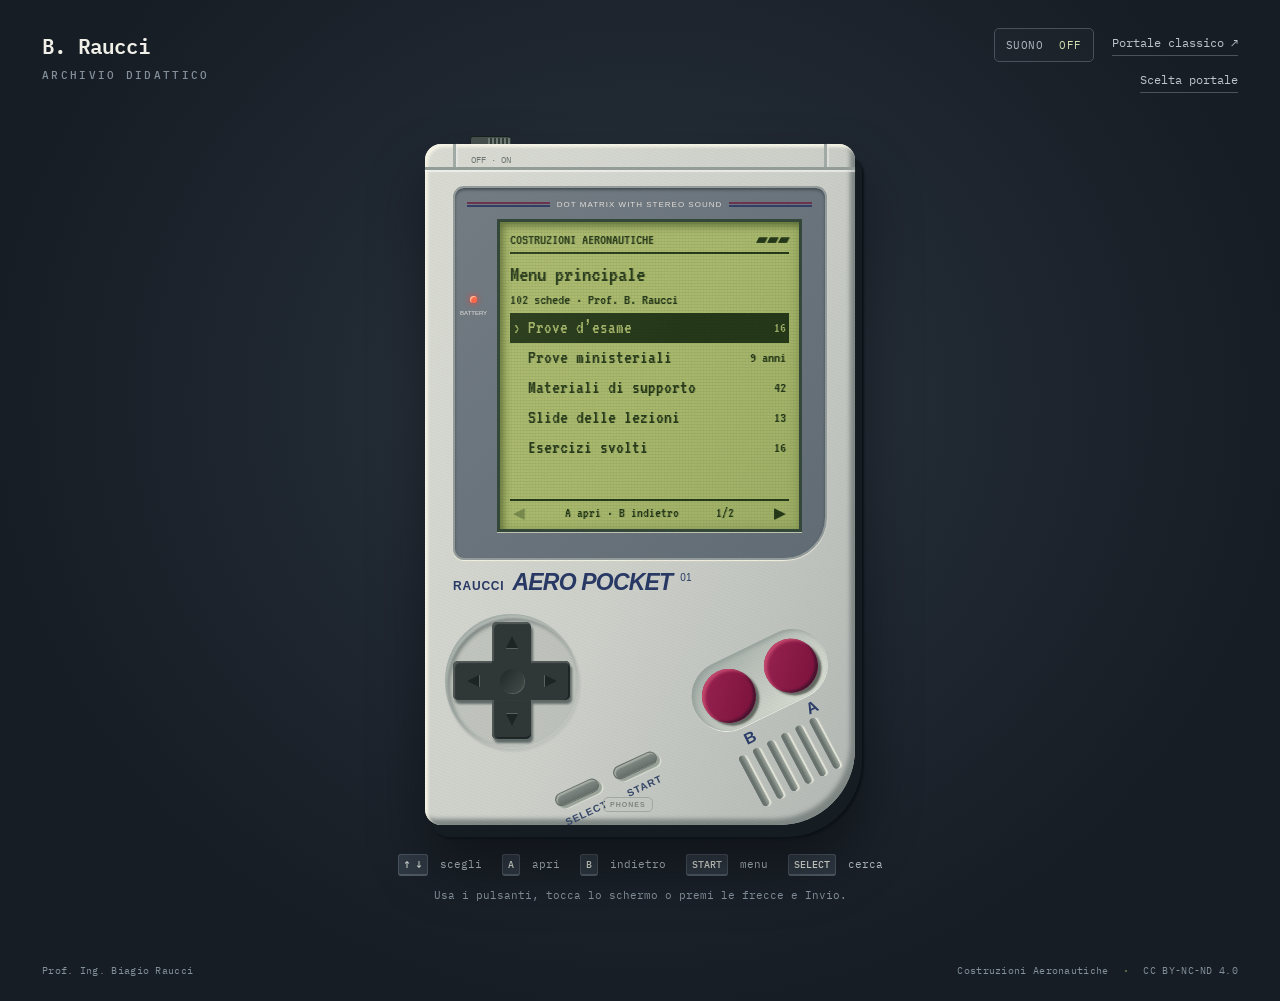
<file: docs/console.html>
<!doctype html>
<html lang="it">
<head>
  <meta charset="utf-8">
  <meta name="viewport" content="width=device-width, initial-scale=1">
  <meta name="theme-color" content="#171d24">
  <meta name="description" content="L'archivio di Costruzioni Aeronautiche del Prof. Ing. Biagio Raucci: lezioni, monografie, slide ed esercizi in una console portatile retrò.">
  <title>Aero Pocket — Costruzioni Aeronautiche · B. Raucci</title>
  <link rel="icon" href="icon.svg" type="image/svg+xml">
  <link rel="stylesheet" href="style.css">
  <link rel="stylesheet" href="portal-switch.css">
  <script src="catalog.js" defer></script>
  <script src="shared.js" defer></script>
  <script src="app.js" defer></script>
</head>
<body>
  <header class="topbar">
    <a class="signature" href="https://www.raucci.net/" target="_blank" rel="noopener noreferrer">B. Raucci<span>ARCHIVIO DIDATTICO</span></a>
    <div class="top-actions"><button id="sound" class="sound" aria-pressed="false" aria-label="Attiva i suoni">SUONO <span>OFF</span></button><a href="classico.html">Portale classico ↗</a><a href="index.html">Scelta portale</a></div>
  </header>
  <main>
    <div class="console-wrap">
      <div class="power-bar"><button id="power" aria-label="Spegni la console" aria-pressed="true"><span></span></button><span>OFF · ON</span></div>
      <section class="console" aria-label="Aero Pocket, console dell'archivio didattico">
        <div class="seam" aria-hidden="true"></div>
        <div class="bezel">
          <div class="bezel-label"><i></i><span>DOT MATRIX WITH STEREO SOUND</span><i></i></div>
          <div class="battery"><span id="led"></span><small>BATTERY</small></div>
          <div class="lcd" id="lcd" tabindex="-1" aria-label="Schermo della console">
            <div id="screen"></div>
            <div class="lcd-glass" aria-hidden="true"></div>
          </div>
        </div>
        <div class="device-brand"><strong>RAUCCI</strong><span>AERO POCKET</span><sup>01</sup></div>
        <div class="controls">
          <div class="dpad" role="group" aria-label="Croce direzionale">
            <button class="direction up" data-key="up" aria-label="Su">▲</button>
            <button class="direction left" data-key="left" aria-label="Pagina precedente">◀</button>
            <span class="dpad-center" aria-hidden="true"></span>
            <button class="direction right" data-key="right" aria-label="Pagina successiva">▶</button>
            <button class="direction down" data-key="down" aria-label="Giù">▼</button>
          </div>
          <div class="action-well"><div class="action-unit"><button class="action b" data-key="b" aria-label="B — Indietro">B</button><span>B</span></div><div class="action-unit"><button class="action a" data-key="a" aria-label="A — Apri o conferma">A</button><span>A</span></div></div>
        </div>
        <div class="system-controls"><div><button data-key="select" aria-label="Select — Cerca nell'archivio"></button><span>SELECT</span></div><div><button data-key="start" aria-label="Start — Menu principale"></button><span>START</span></div></div>
        <div class="speaker" aria-hidden="true"><i></i><i></i><i></i><i></i><i></i><i></i></div>
        <span class="phones" aria-hidden="true">PHONES</span>
      </section>
    </div>
    <div class="instructions" aria-label="Comandi"><span><kbd>↑ ↓</kbd> scegli</span><span><kbd>A</kbd> apri</span><span><kbd>B</kbd> indietro</span><span><kbd>START</kbd> menu</span><span><kbd>SELECT</kbd> cerca</span></div>
    <p class="keyboard-note">Usa i pulsanti, tocca lo schermo o premi le frecce e Invio.</p>
    <p id="notice" class="notice" role="status" aria-live="polite"></p>
  </main>
  <footer><span>Prof. Ing. Biagio Raucci</span><span>Costruzioni Aeronautiche <b>·</b> CC BY-NC-ND 4.0</span></footer>
  <noscript>Attiva JavaScript per caricare il catalogo condiviso dei documenti.</noscript>
</body>
</html>
</file>
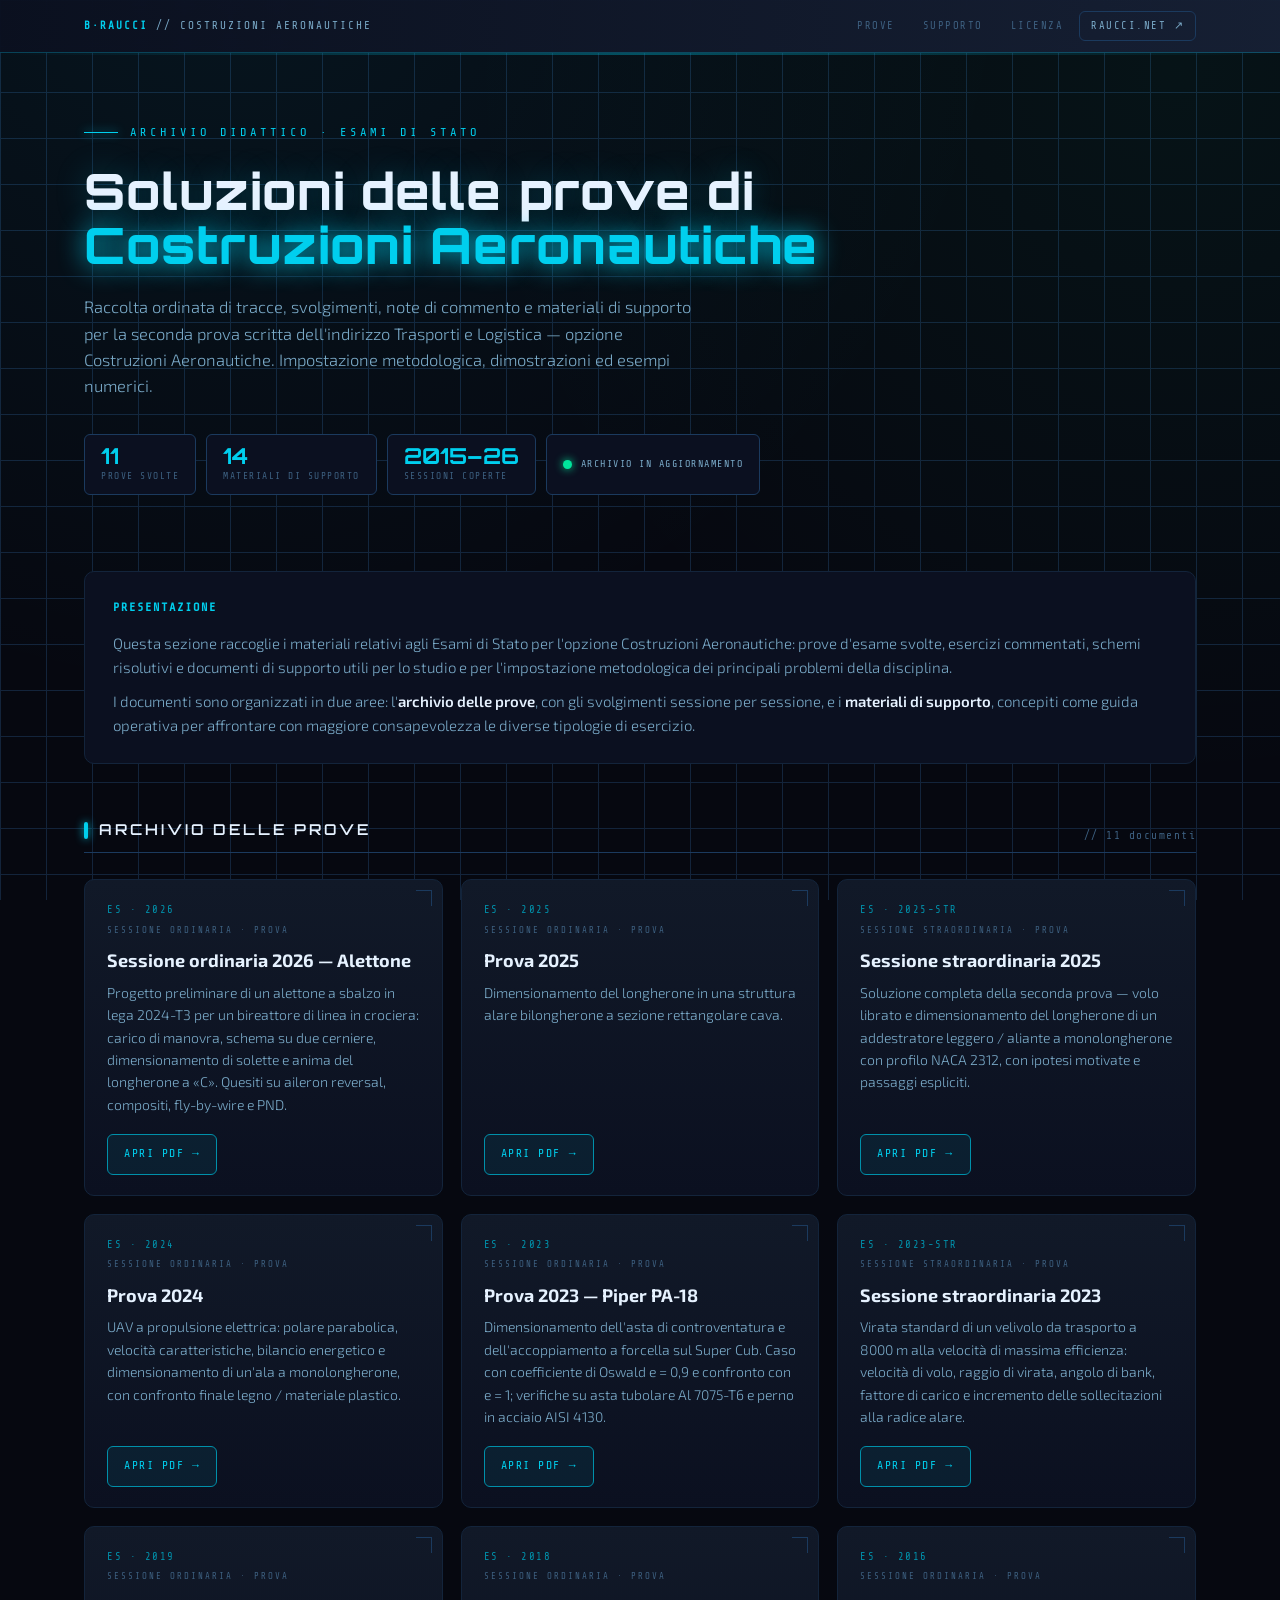
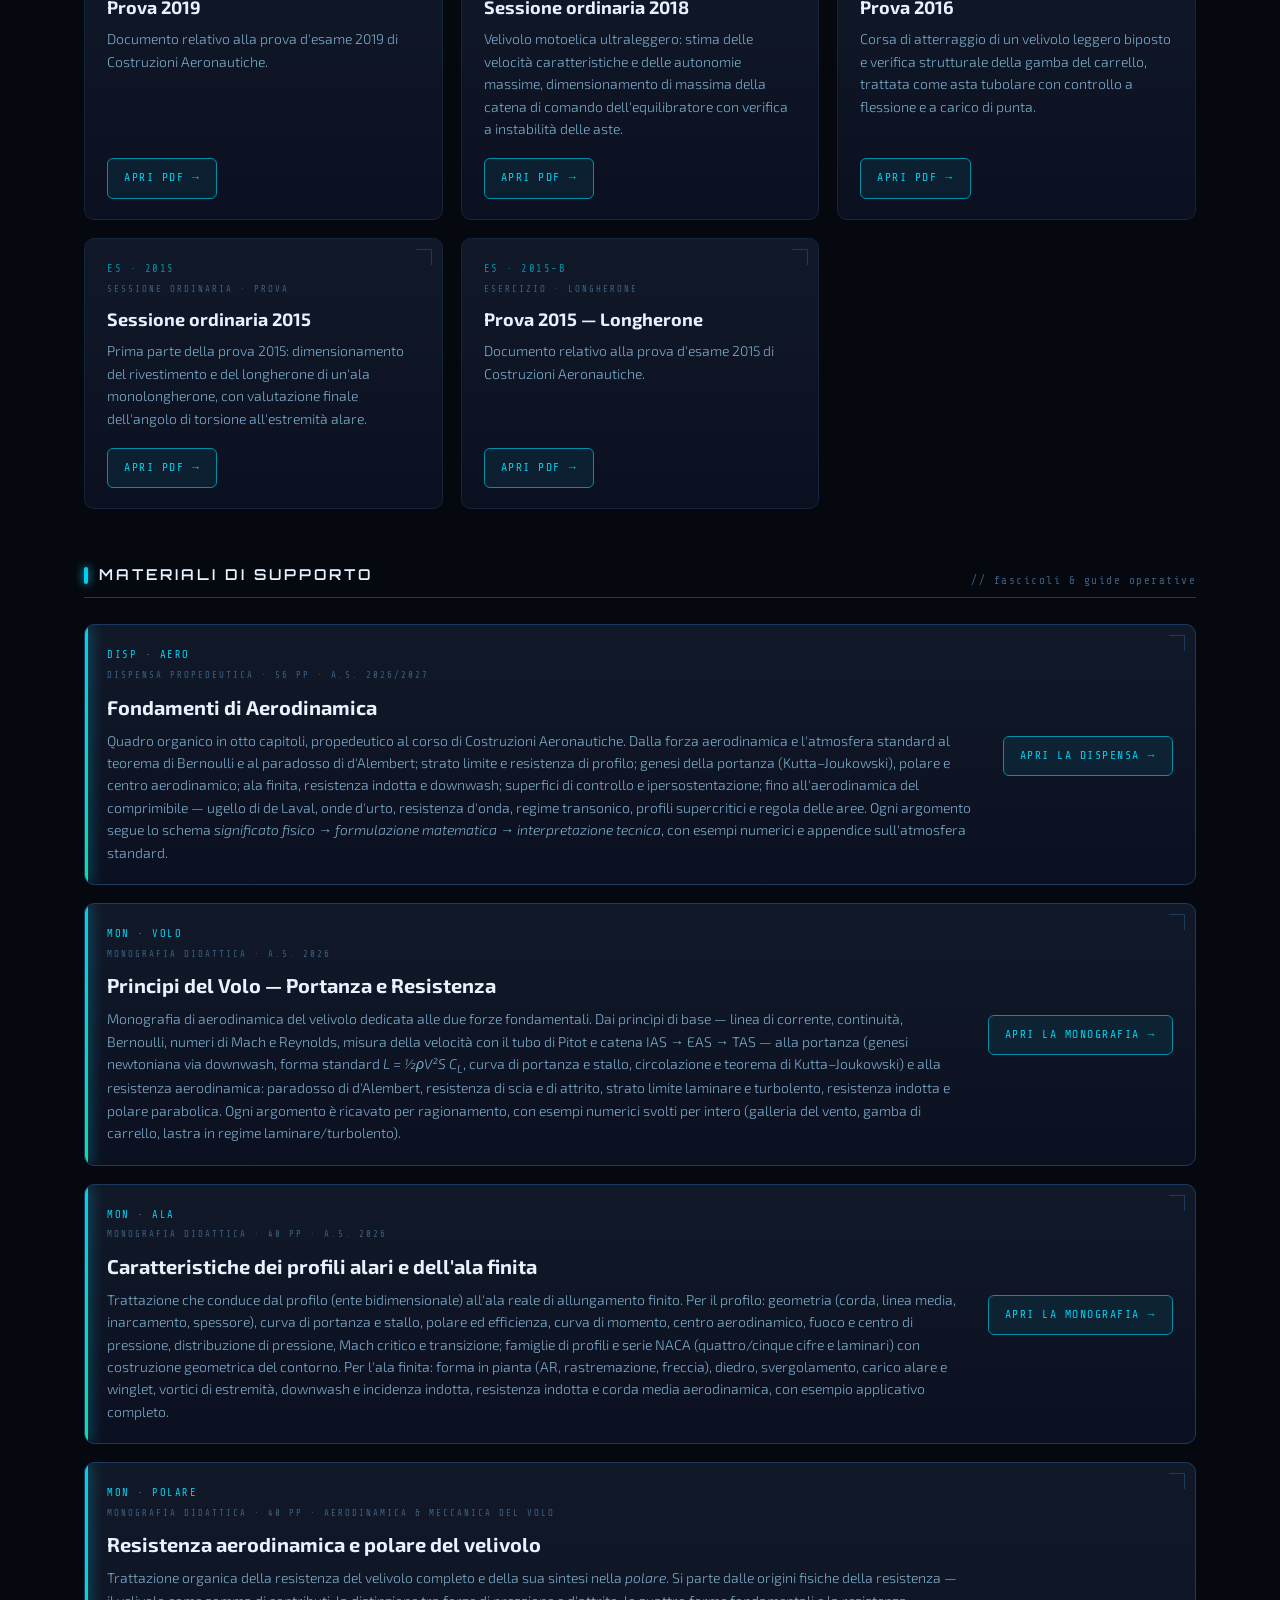
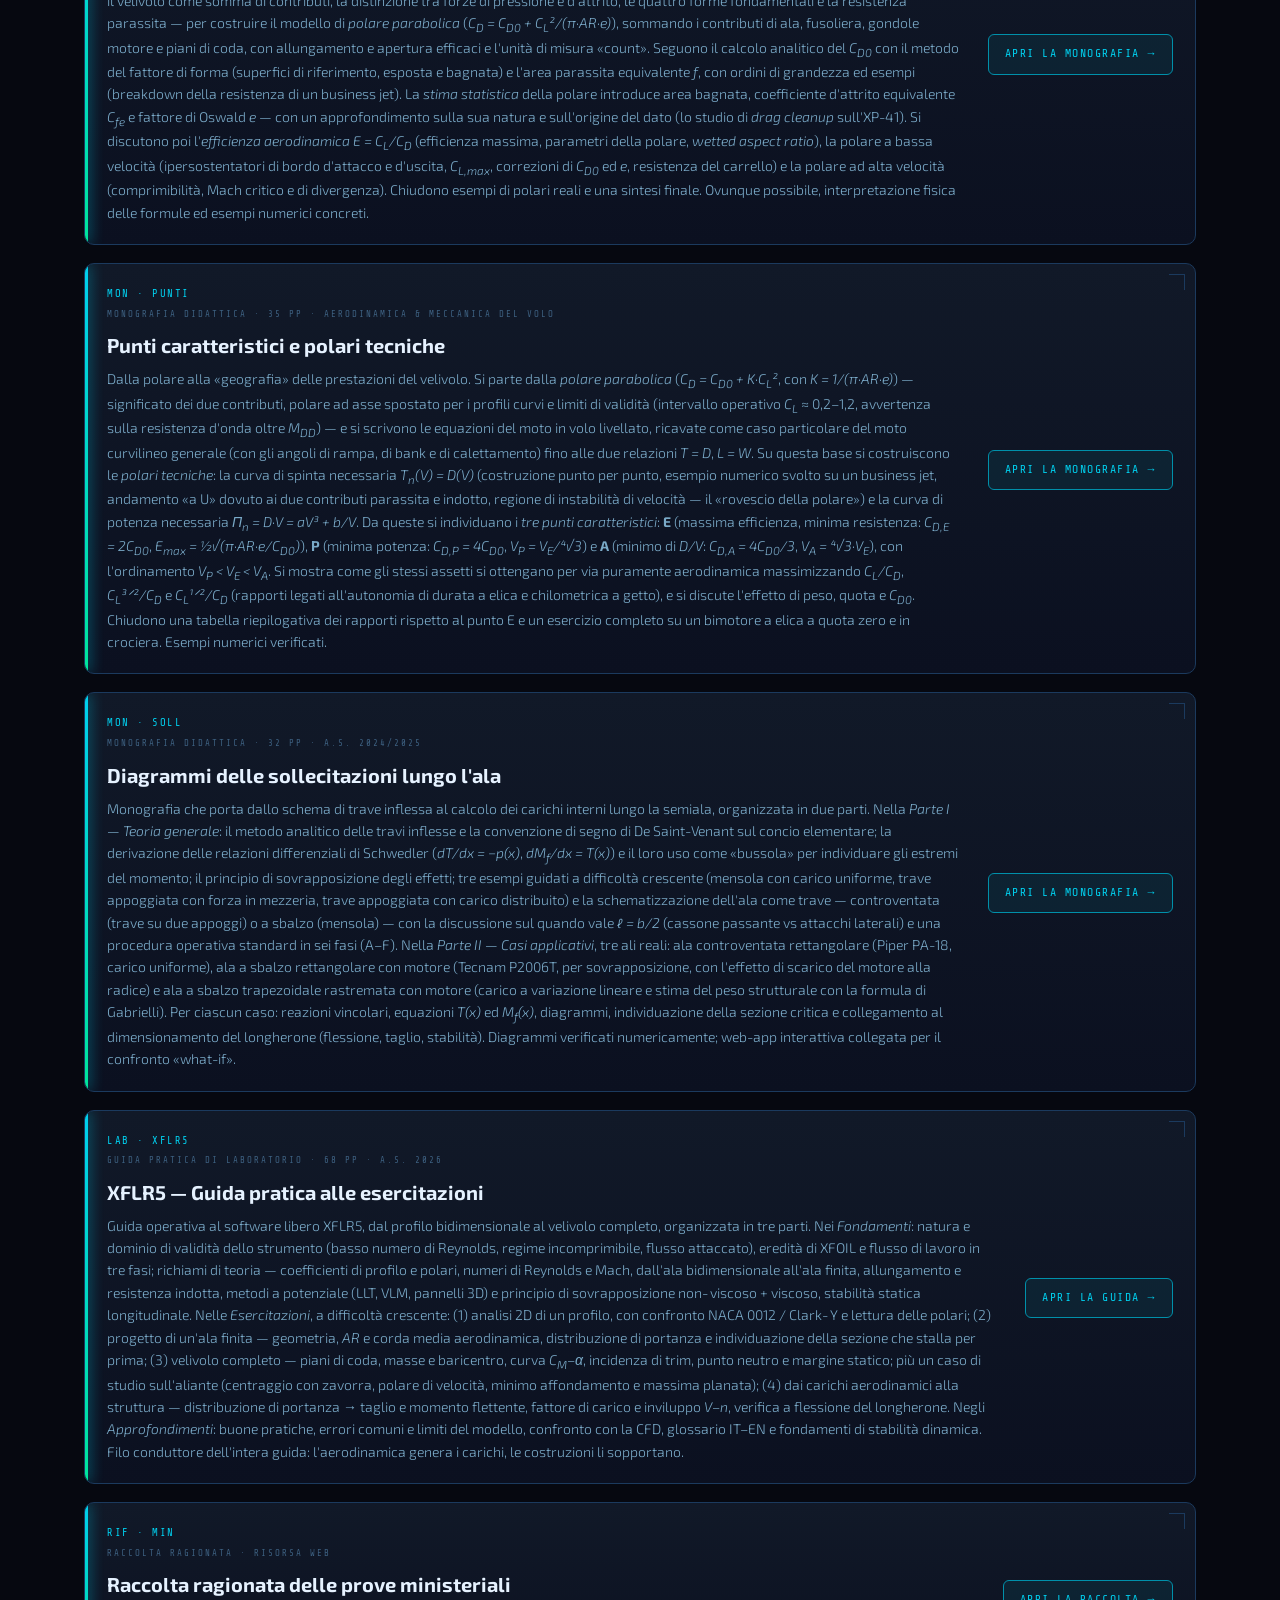
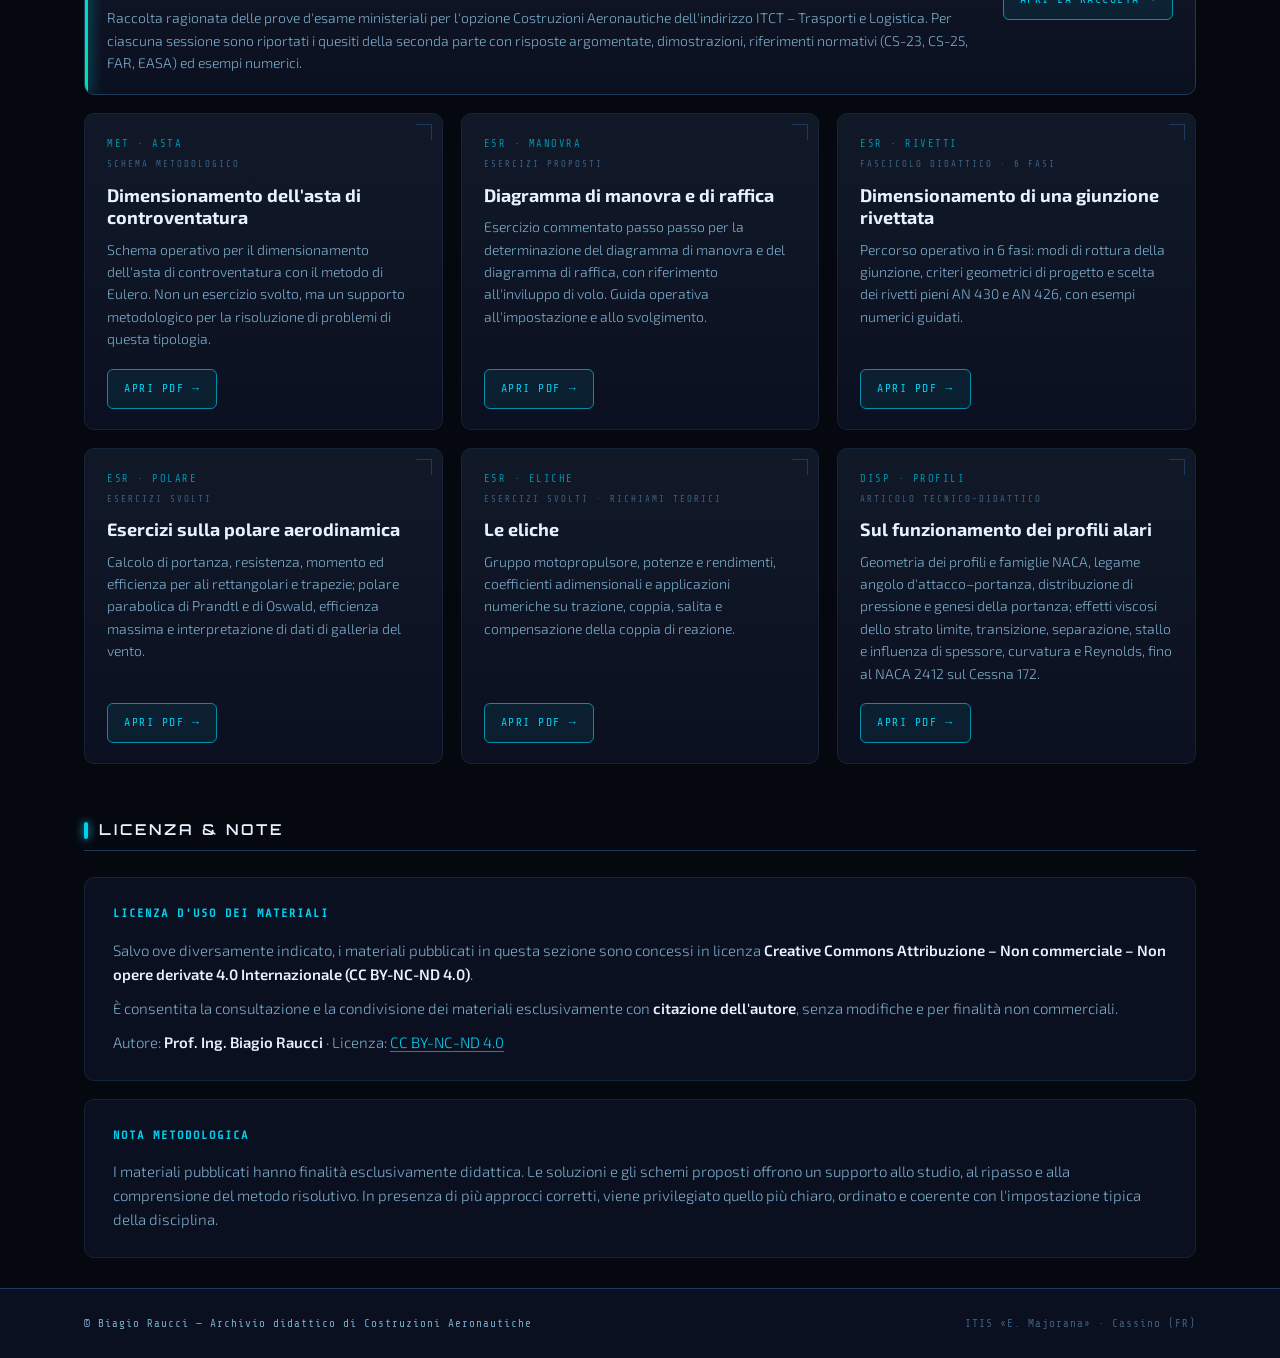
<file: docs/index_OLD.html>
<!DOCTYPE html>
<html lang="it">
<head>
  <meta charset="UTF-8" />
  <meta name="viewport" content="width=device-width, initial-scale=1.0" />
  <title>Esami di Stato — Costruzioni Aeronautiche · Prof. Ing. B. Raucci</title>
  <meta name="description" content="Archivio tecnico delle soluzioni delle prove di Costruzioni Aeronautiche per gli Esami di Stato e dei materiali di supporto al corso." />
  <link rel="preconnect" href="https://fonts.googleapis.com">
  <link rel="preconnect" href="https://fonts.gstatic.com" crossorigin>
  <link href="https://fonts.googleapis.com/css2?family=Orbitron:wght@500;600;800;900&family=Share+Tech+Mono&family=Exo+2:ital,wght@0,300;0,400;0,500;0,600;0,700;1,400&display=swap" rel="stylesheet">
  <style>
    /* ============================================================
       FONDAMENTI — palette & tipografia "cockpit aerodinamico"
       (coerenti con AeroFoil Sim / pagine strumentali Raucci)
       ============================================================ */
    *,*::before,*::after{box-sizing:border-box;margin:0;padding:0}
    :root{
      --bg0:#060810;   --bg1:#0b1020;   --bg2:#111928;   --bg3:#172035;
      --border:#1b3a5e; --border-soft:#13243b; --border-glow:#00cfee44;
      --cyan:#00cfee;  --cyan-dim:#0090aa;
      --green:#00e59b; --orange:#ff5733; --yellow:#ffd060; --red:#ff3a3a;
      --white:#e6f2ff; --muted:#3d6080; --label:#7aaac8;
      --mono:'Share Tech Mono',monospace;
      --display:'Orbitron',sans-serif;
      --body:'Exo 2',sans-serif;
      --r:6px;
      --maxw:1160px;
    }
    html{scroll-behavior:smooth}
    body{
      background:var(--bg0);
      color:var(--white);
      font-family:var(--body);
      font-size:15px;
      line-height:1.6;
      overflow-x:hidden;
      /* griglia strumentale di fondo */
      background-image:
        radial-gradient(circle at 18% -10%, rgba(0,207,238,.07), transparent 55%),
        radial-gradient(circle at 92% 8%, rgba(0,229,155,.05), transparent 50%),
        linear-gradient(var(--border-soft) 1px, transparent 1px),
        linear-gradient(90deg, var(--border-soft) 1px, transparent 1px);
      background-size:auto, auto, 46px 46px, 46px 46px;
      background-attachment:fixed;
    }
    ::-webkit-scrollbar{width:9px;height:9px}
    ::-webkit-scrollbar-track{background:var(--bg1)}
    ::-webkit-scrollbar-thumb{background:var(--border);border-radius:4px}
    ::-webkit-scrollbar-thumb:hover{background:var(--cyan-dim)}
    a{color:inherit;text-decoration:none}
    :focus-visible{outline:2px solid var(--cyan);outline-offset:3px;border-radius:3px}
    .container{max-width:var(--maxw);margin:0 auto;padding:0 24px}

    /* ─── TOP BAR (strip strumentale sticky) ─────────────────── */
    .topbar{
      position:sticky;top:0;z-index:100;
      background:linear-gradient(90deg,rgba(11,16,32,.94),rgba(23,32,53,.94));
      backdrop-filter:blur(8px);
      border-bottom:1px solid var(--border-glow);
    }
    .topbar .container{
      display:flex;align-items:center;justify-content:space-between;
      gap:16px;height:52px;
    }
    .brand{font-family:var(--mono);font-size:11px;letter-spacing:2px;color:var(--label)}
    .brand b{color:var(--cyan)}
    .topnav{display:flex;align-items:center;gap:4px;flex-wrap:wrap}
    .topnav a{
      font-family:var(--mono);font-size:10.5px;letter-spacing:1.5px;
      text-transform:uppercase;color:var(--muted);
      padding:6px 11px;border:1px solid transparent;border-radius:var(--r);
      transition:.18s ease;
    }
    .topnav a:hover{color:var(--cyan);border-color:var(--border)}
    .topnav a.ext{color:var(--label);border-color:var(--border)}
    .topnav a.ext:hover{color:var(--green);border-color:var(--green)}

    /* ─── HERO / HUD ─────────────────────────────────────────── */
    .hero{position:relative;padding:70px 0 46px;overflow:hidden}
    .hero .eyebrow{
      font-family:var(--mono);font-size:12px;letter-spacing:4px;
      color:var(--cyan);text-transform:uppercase;
      display:flex;align-items:center;gap:12px;margin-bottom:22px;
    }
    .hero .eyebrow::before{
      content:'';width:34px;height:1px;background:var(--cyan);
      box-shadow:0 0 10px var(--cyan);
    }
    .hero h1{
      font-family:var(--display);font-weight:800;
      font-size:clamp(28px,4.6vw,50px);line-height:1.08;
      letter-spacing:1px;color:var(--white);max-width:18ch;
      text-shadow:0 0 32px rgba(0,207,238,.25);
    }
    .hero h1 em{font-style:normal;color:var(--cyan);text-shadow:0 0 26px var(--cyan)}
    .hero .lead{
      margin-top:22px;max-width:62ch;color:var(--label);
      font-size:16.5px;font-weight:300;
    }
    /* riga di stato HUD */
    .statusbar{
      margin-top:34px;display:flex;flex-wrap:wrap;gap:10px;align-items:stretch;
    }
    .stat{
      display:flex;flex-direction:column;gap:2px;
      padding:10px 16px;background:var(--bg1);
      border:1px solid var(--border);border-radius:var(--r);
    }
    .stat .num{font-family:var(--display);font-weight:700;font-size:22px;color:var(--cyan);line-height:1}
    .stat .lbl{font-family:var(--mono);font-size:9.5px;letter-spacing:1.5px;color:var(--muted);text-transform:uppercase}
    .stat.live{flex-direction:row;align-items:center;gap:9px}
    .stat.live .lbl{font-size:10px;color:var(--label)}
    .dot{width:9px;height:9px;border-radius:50%;background:var(--green);box-shadow:0 0 9px var(--green);animation:pulse 1.6s ease infinite}
    @keyframes pulse{0%,100%{opacity:1}50%{opacity:.35}}
    /* linea di scansione decorativa */
    .hero .scan{
      position:absolute;left:0;right:0;top:0;height:2px;pointer-events:none;
      background:linear-gradient(90deg,transparent,var(--cyan-dim),transparent);
      opacity:.5;animation:scan 7s linear infinite;
    }
    @keyframes scan{0%{transform:translateY(0)}100%{transform:translateY(360px)}}

    /* ─── SEZIONI ────────────────────────────────────────────── */
    main{padding-bottom:80px}
    .section{padding-top:54px;scroll-margin-top:64px}
    .section-head{
      display:flex;align-items:baseline;gap:14px;
      padding-bottom:8px;margin-bottom:26px;
      border-bottom:1px solid var(--border);
    }
    .section-head h2{
      font-family:var(--display);font-weight:600;font-size:15px;
      letter-spacing:3px;text-transform:uppercase;color:var(--white);
      display:flex;align-items:center;gap:11px;
    }
    .section-head h2::before{
      content:'';width:4px;height:17px;background:var(--cyan);
      border-radius:2px;box-shadow:0 0 9px var(--cyan);
    }
    .section-head .count{font-family:var(--mono);font-size:11px;color:var(--muted);letter-spacing:1.5px;margin-left:auto}

    /* ─── PANNELLO TESTO (intro / licenza / nota) ────────────── */
    .panel{
      background:var(--bg1);border:1px solid var(--border-soft);
      border-radius:10px;padding:26px 28px;position:relative;
    }
    .panel + .panel{margin-top:18px}
    .panel h3{
      font-family:var(--mono);font-size:12px;letter-spacing:2px;
      text-transform:uppercase;color:var(--cyan);margin-bottom:14px;
    }
    .panel p{color:var(--label);font-weight:300;margin-top:10px}
    .panel p:first-of-type{margin-top:0}
    .panel strong{color:var(--white);font-weight:600}
    .panel a.inline{color:var(--cyan);border-bottom:1px solid var(--cyan-dim)}
    .panel a.inline:hover{color:var(--green);border-color:var(--green)}

    /* ─── GRIGLIA CARD ───────────────────────────────────────── */
    .grid{
      display:grid;gap:18px;
      grid-template-columns:repeat(auto-fill,minmax(300px,1fr));
    }
    .card{
      position:relative;display:flex;flex-direction:column;
      background:linear-gradient(180deg,var(--bg2),var(--bg1));
      border:1px solid var(--border-soft);border-radius:10px;
      padding:22px 22px 20px;overflow:hidden;
      transition:border-color .2s ease,transform .2s ease,box-shadow .2s ease;
    }
    .card::after{ /* bezel strumentale (angolo) */
      content:'';position:absolute;top:10px;right:10px;width:16px;height:16px;
      border-top:1px solid var(--border);border-right:1px solid var(--border);
      transition:border-color .2s ease;
    }
    .card:hover{
      border-color:var(--cyan);transform:translateY(-3px);
      box-shadow:0 10px 34px rgba(0,0,0,.45),0 0 0 1px var(--border-glow);
    }
    .card:hover::after{border-color:var(--cyan)}
    .card .desig{
      font-family:var(--mono);font-size:10.5px;letter-spacing:1.5px;
      color:var(--cyan-dim);text-transform:uppercase;margin-bottom:4px;
    }
    .card .kind{
      font-family:var(--mono);font-size:9px;letter-spacing:2px;
      color:var(--muted);text-transform:uppercase;margin-bottom:12px;
    }
    .card h3{
      font-family:var(--body);font-weight:700;font-size:18px;
      color:var(--white);line-height:1.25;margin-bottom:10px;
    }
    .card p:not(.desig):not(.kind){color:var(--label);font-weight:300;font-size:14px;flex:1}
    .card-actions{margin-top:18px;display:flex;gap:10px;flex-wrap:wrap}

    /* card in evidenza (fascicoli organici) */
    .featured{grid-column:1/-1;border-color:var(--border)}
    .featured::before{
      content:'';position:absolute;left:0;top:0;bottom:0;width:3px;
      background:linear-gradient(180deg,var(--cyan),var(--green));
      box-shadow:0 0 14px var(--cyan);
    }
    .featured .desig{color:var(--cyan)}
    .featured h3{font-size:20px}
    @media(min-width:760px){
      .featured{display:grid;grid-template-columns:1fr auto;align-items:center;gap:28px}
      .featured .card-actions{margin-top:0}
    }

    /* ─── PULSANTI ───────────────────────────────────────────── */
    .btn{
      font-family:var(--mono);font-size:11.5px;letter-spacing:1.5px;
      text-transform:uppercase;padding:10px 16px;border-radius:var(--r);
      border:1px solid var(--cyan-dim);cursor:pointer;
      display:inline-flex;align-items:center;gap:8px;
      transition:.18s ease;white-space:nowrap;
    }
    .btn .arr{transition:transform .18s ease}
    .btn:hover .arr{transform:translateX(3px)}
    .btn-primary{color:var(--cyan);background:rgba(0,207,238,.07)}
    .btn-primary:hover{background:rgba(0,207,238,.18);border-color:var(--cyan);box-shadow:0 0 16px rgba(0,207,238,.25)}
    .btn-secondary{color:var(--label);background:transparent;border-color:var(--border)}
    .btn-secondary:hover{color:var(--green);border-color:var(--green);box-shadow:0 0 14px rgba(0,229,155,.18)}

    /* ─── FOOTER ─────────────────────────────────────────────── */
    .site-footer{
      border-top:1px solid var(--border);
      background:var(--bg1);padding:26px 0;margin-top:30px;
    }
    .site-footer .container{
      display:flex;justify-content:space-between;align-items:center;
      gap:16px;flex-wrap:wrap;
    }
    .site-footer p{font-family:var(--mono);font-size:11px;letter-spacing:1px;color:var(--muted)}
    .site-footer .sign{color:var(--label)}

    @media(max-width:560px){
      body{font-size:14px}
      .hero{padding:48px 0 34px}
      .topnav a:not(.ext){display:none}
    }
    @media(prefers-reduced-motion:reduce){
      html{scroll-behavior:auto}
      .scan,.dot{animation:none}
      .card,.btn,.btn .arr{transition:none}
    }
  </style>
</head>
<body>

  <!-- ───────────── TOP BAR ───────────── -->
  <div class="topbar">
    <div class="container">
      <span class="brand"><b>B·RAUCCI</b> // COSTRUZIONI AERONAUTICHE</span>
      <nav class="topnav">
        <a href="#prove">Prove</a>
        <a href="#supporto">Supporto</a>
        <a href="#licenza">Licenza</a>
        <a class="ext" href="https://www.raucci.net/" target="_blank" rel="noopener noreferrer">raucci.net ↗</a>
      </nav>
    </div>
  </div>

  <!-- ───────────── HERO / HUD ───────────── -->
  <header class="hero">
    <div class="scan"></div>
    <div class="container">
      <p class="eyebrow">Archivio didattico · Esami di Stato</p>
      <h1>Soluzioni delle prove di <em>Costruzioni Aeronautiche</em></h1>
      <p class="lead">
        Raccolta ordinata di tracce, svolgimenti, note di commento e materiali di supporto
        per la seconda prova scritta dell'indirizzo Trasporti e Logistica — opzione
        Costruzioni Aeronautiche. Impostazione metodologica, dimostrazioni ed esempi numerici.
      </p>
      <div class="statusbar">
        <div class="stat"><span class="num">11</span><span class="lbl">Prove svolte</span></div>
        <div class="stat"><span class="num">14</span><span class="lbl">Materiali di supporto</span></div>
        <div class="stat"><span class="num">2015–26</span><span class="lbl">Sessioni coperte</span></div>
        <div class="stat live"><span class="dot"></span><span class="lbl">Archivio in aggiornamento</span></div>
      </div>
    </div>
  </header>

  <main class="container">

    <!-- ───────────── PRESENTAZIONE ───────────── -->
    <section class="section" id="presentazione" style="padding-top:30px">
      <div class="panel">
        <h3>Presentazione</h3>
        <p>
          Questa sezione raccoglie i materiali relativi agli Esami di Stato per l'opzione
          Costruzioni Aeronautiche: prove d'esame svolte, esercizi commentati, schemi risolutivi
          e documenti di supporto utili per lo studio e per l'impostazione metodologica dei
          principali problemi della disciplina.
        </p>
        <p>
          I documenti sono organizzati in due aree: l'<strong>archivio delle prove</strong>, con gli
          svolgimenti sessione per sessione, e i <strong>materiali di supporto</strong>, concepiti come
          guida operativa per affrontare con maggiore consapevolezza le diverse tipologie di esercizio.
        </p>
      </div>
    </section>

    <!-- ───────────── ARCHIVIO DELLE PROVE ───────────── -->
    <section class="section" id="prove">
      <div class="section-head">
        <h2>Archivio delle prove</h2>
        <span class="count">// 11 documenti</span>
      </div>

      <div class="grid">

        <article class="card">
          <p class="desig">ES · 2026</p>
          <p class="kind">Sessione ordinaria · Prova</p>
          <h3>Sessione ordinaria 2026 — Alettone</h3>
          <p>Progetto preliminare di un alettone a sbalzo in lega 2024-T3 per un bireattore di linea in crociera: carico di manovra, schema su due cerniere, dimensionamento di solette e anima del longherone a «C». Quesiti su aileron reversal, compositi, fly-by-wire e PND.</p>
          <div class="card-actions">
            <a href="pdf/ordinara_2026.pdf" class="btn btn-primary" target="_blank" rel="noopener noreferrer">Apri PDF <span class="arr">→</span></a>
          </div>
        </article>

        <article class="card">
          <p class="desig">ES · 2025</p>
          <p class="kind">Sessione ordinaria · Prova</p>
          <h3>Prova 2025</h3>
          <p>Dimensionamento del longherone in una struttura alare bilongherone a sezione rettangolare cava.</p>
          <div class="card-actions">
            <a href="pdf/esame_2025.pdf" class="btn btn-primary" target="_blank" rel="noopener noreferrer">Apri PDF <span class="arr">→</span></a>
          </div>
        </article>

        <article class="card">
          <p class="desig">ES · 2025-STR</p>
          <p class="kind">Sessione straordinaria · Prova</p>
          <h3>Sessione straordinaria 2025</h3>
          <p>Soluzione completa della seconda prova — volo librato e dimensionamento del longherone di un addestratore leggero / aliante a monolongherone con profilo NACA 2312, con ipotesi motivate e passaggi espliciti.</p>
          <div class="card-actions">
            <a href="pdf/esame2025_straordinaria.pdf" class="btn btn-primary" target="_blank" rel="noopener noreferrer">Apri PDF <span class="arr">→</span></a>
          </div>
        </article>

        <article class="card">
          <p class="desig">ES · 2024</p>
          <p class="kind">Sessione ordinaria · Prova</p>
          <h3>Prova 2024</h3>
          <p>UAV a propulsione elettrica: polare parabolica, velocità caratteristiche, bilancio energetico e dimensionamento di un'ala a monolongherone, con confronto finale legno / materiale plastico.</p>
          <div class="card-actions">
            <a href="pdf/esame_2024.pdf" class="btn btn-primary" target="_blank" rel="noopener noreferrer">Apri PDF <span class="arr">→</span></a>
          </div>
        </article>

        <article class="card">
          <p class="desig">ES · 2023</p>
          <p class="kind">Sessione ordinaria · Prova</p>
          <h3>Prova 2023 — Piper PA-18</h3>
          <p>Dimensionamento dell'asta di controventatura e dell'accoppiamento a forcella sul Super Cub. Caso con coefficiente di Oswald e = 0,9 e confronto con e = 1; verifiche su asta tubolare Al 7075-T6 e perno in acciaio AISI 4130.</p>
          <div class="card-actions">
            <a href="pdf/esame_2023.pdf" class="btn btn-primary" target="_blank" rel="noopener noreferrer">Apri PDF <span class="arr">→</span></a>
          </div>
        </article>

        <article class="card">
          <p class="desig">ES · 2023-STR</p>
          <p class="kind">Sessione straordinaria · Prova</p>
          <h3>Sessione straordinaria 2023</h3>
          <p>Virata standard di un velivolo da trasporto a 8000 m alla velocità di massima efficienza: velocità di volo, raggio di virata, angolo di bank, fattore di carico e incremento delle sollecitazioni alla radice alare.</p>
          <div class="card-actions">
            <a href="pdf/SessioneStraordinaria_2023.pdf" class="btn btn-primary" target="_blank" rel="noopener noreferrer">Apri PDF <span class="arr">→</span></a>
          </div>
        </article>

        <article class="card">
          <p class="desig">ES · 2019</p>
          <p class="kind">Sessione ordinaria · Prova</p>
          <h3>Prova 2019</h3>
          <p>Documento relativo alla prova d'esame 2019 di Costruzioni Aeronautiche.</p>
          <div class="card-actions">
            <a href="pdf/esame_2019.pdf" class="btn btn-primary" target="_blank" rel="noopener noreferrer">Apri PDF <span class="arr">→</span></a>
          </div>
        </article>

        <article class="card">
          <p class="desig">ES · 2018</p>
          <p class="kind">Sessione ordinaria · Prova</p>
          <h3>Sessione ordinaria 2018</h3>
          <p>Velivolo motoelica ultraleggero: stima delle velocità caratteristiche e delle autonomie massime, dimensionamento di massima della catena di comando dell'equilibratore con verifica a instabilità delle aste.</p>
          <div class="card-actions">
            <a href="pdf/Ordinaria_2018.pdf" class="btn btn-primary" target="_blank" rel="noopener noreferrer">Apri PDF <span class="arr">→</span></a>
          </div>
        </article>

        <article class="card">
          <p class="desig">ES · 2016</p>
          <p class="kind">Sessione ordinaria · Prova</p>
          <h3>Prova 2016</h3>
          <p>Corsa di atterraggio di un velivolo leggero biposto e verifica strutturale della gamba del carrello, trattata come asta tubolare con controllo a flessione e a carico di punta.</p>
          <div class="card-actions">
            <a href="pdf/esame_2016.pdf" class="btn btn-primary" target="_blank" rel="noopener noreferrer">Apri PDF <span class="arr">→</span></a>
          </div>
        </article>

        <article class="card">
          <p class="desig">ES · 2015</p>
          <p class="kind">Sessione ordinaria · Prova</p>
          <h3>Sessione ordinaria 2015</h3>
          <p>Prima parte della prova 2015: dimensionamento del rivestimento e del longherone di un'ala monolongherone, con valutazione finale dell'angolo di torsione all'estremità alare.</p>
          <div class="card-actions">
            <a href="pdf/2015_ordinaria.pdf" class="btn btn-primary" target="_blank" rel="noopener noreferrer">Apri PDF <span class="arr">→</span></a>
          </div>
        </article>

        <article class="card">
          <p class="desig">ES · 2015-B</p>
          <p class="kind">Esercizio · Longherone</p>
          <h3>Prova 2015 — Longherone</h3>
          <p>Documento relativo alla prova d'esame 2015 di Costruzioni Aeronautiche.</p>
          <div class="card-actions">
            <a href="pdf/esercizio_longherone.pdf" class="btn btn-primary" target="_blank" rel="noopener noreferrer">Apri PDF <span class="arr">→</span></a>
          </div>
        </article>

      </div>
    </section>

    <!-- ───────────── MATERIALI DI SUPPORTO ───────────── -->
    <section class="section" id="supporto">
      <div class="section-head">
        <h2>Materiali di supporto</h2>
        <span class="count">// fascicoli &amp; guide operative</span>
      </div>

      <div class="grid">

        <!-- NUOVA DISPENSA: in evidenza -->
        <article class="card featured">
          <div>
            <p class="desig">DISP · AERO</p>
            <p class="kind">Dispensa propedeutica · 56 pp · A.S. 2026/2027</p>
            <h3>Fondamenti di Aerodinamica</h3>
            <p>
              Quadro organico in otto capitoli, propedeutico al corso di Costruzioni Aeronautiche.
              Dalla forza aerodinamica e l'atmosfera standard al teorema di Bernoulli e al paradosso di
              d'Alembert; strato limite e resistenza di profilo; genesi della portanza (Kutta–Joukowski),
              polare e centro aerodinamico; ala finita, resistenza indotta e downwash; superfici di
              controllo e ipersostentazione; fino all'aerodinamica del comprimibile — ugello di de Laval,
              onde d'urto, resistenza d'onda, regime transonico, profili supercritici e regola delle aree.
              Ogni argomento segue lo schema <em>significato fisico → formulazione matematica → interpretazione
              tecnica</em>, con esempi numerici e appendice sull'atmosfera standard.
            </p>
          </div>
          <div class="card-actions">
            <a href="pdf/fondamenti_di_aerodinamica.pdf" class="btn btn-primary" target="_blank" rel="noopener noreferrer">Apri la dispensa <span class="arr">→</span></a>
          </div>
        </article>

        <!-- PRINCIPI DEL VOLO: in evidenza -->
        <article class="card featured">
          <div>
            <p class="desig">MON · VOLO</p>
            <p class="kind">Monografia didattica · A.S. 2026</p>
            <h3>Principi del Volo — Portanza e Resistenza</h3>
            <p>
              Monografia di aerodinamica del velivolo dedicata alle due forze fondamentali. Dai
              princìpi di base — linea di corrente, continuità, Bernoulli, numeri di Mach e Reynolds,
              misura della velocità con il tubo di Pitot e catena IAS → EAS → TAS — alla portanza
              (genesi newtoniana via downwash, forma standard <em>L = ½ρV²S&nbsp;C<sub>L</sub></em>,
              curva di portanza e stallo, circolazione e teorema di Kutta–Joukowski) e alla resistenza
              aerodinamica: paradosso di d'Alembert, resistenza di scia e di attrito, strato limite
              laminare e turbolento, resistenza indotta e polare parabolica. Ogni argomento è
              ricavato per ragionamento, con esempi numerici svolti per intero (galleria del vento,
              gamba di carrello, lastra in regime laminare/turbolento).
            </p>
          </div>
          <div class="card-actions">
            <a href="pdf/prestazioni_principi_del_volo.pdf" class="btn btn-primary" target="_blank" rel="noopener noreferrer">Apri la monografia <span class="arr">→</span></a>
          </div>
        </article>

        <!-- PROFILI E ALA FINITA: in evidenza -->
        <article class="card featured">
          <div>
            <p class="desig">MON · ALA</p>
            <p class="kind">Monografia didattica · 40 pp · A.S. 2026</p>
            <h3>Caratteristiche dei profili alari e dell'ala finita</h3>
            <p>
              Trattazione che conduce dal profilo (ente bidimensionale) all'ala reale di allungamento
              finito. Per il profilo: geometria (corda, linea media, inarcamento, spessore), curva di
              portanza e stallo, polare ed efficienza, curva di momento, centro aerodinamico, fuoco e
              centro di pressione, distribuzione di pressione, Mach critico e transizione; famiglie di
              profili e serie NACA (quattro/cinque cifre e laminari) con costruzione geometrica del contorno.
              Per l'ala finita: forma in pianta (AR, rastremazione, freccia), diedro, svergolamento, carico
              alare e winglet, vortici di estremità, downwash e incidenza indotta, resistenza indotta e corda
              media aerodinamica, con esempio applicativo completo.
            </p>
          </div>
          <div class="card-actions">
            <a href="pdf/profili_alari_ala_finita.pdf" class="btn btn-primary" target="_blank" rel="noopener noreferrer">Apri la monografia <span class="arr">→</span></a>
          </div>
        </article>

        <!-- RESISTENZA E POLARE: in evidenza -->
        <article class="card featured">
          <div>
            <p class="desig">MON · POLARE</p>
            <p class="kind">Monografia didattica · 40 pp · Aerodinamica &amp; Meccanica del volo</p>
            <h3>Resistenza aerodinamica e polare del velivolo</h3>
            <p>
              Trattazione organica della resistenza del velivolo completo e della sua sintesi nella
              <em>polare</em>. Si parte dalle origini fisiche della resistenza — il velivolo come somma
              di contributi, la distinzione tra forze di pressione e d'attrito, le quattro forme
              fondamentali e la resistenza parassita — per costruire il modello di <em>polare parabolica</em>
              (<em>C<sub>D</sub> = C<sub>D0</sub> + C<sub>L</sub>²/(π·AR·e)</em>), sommando i contributi
              di ala, fusoliera, gondole motore e piani di coda, con allungamento e apertura efficaci e
              l'unità di misura «count». Seguono il calcolo analitico del <em>C<sub>D0</sub></em> con il
              metodo del fattore di forma (superfici di riferimento, esposta e bagnata) e l'area parassita
              equivalente <em>f</em>, con ordini di grandezza ed esempi (breakdown della resistenza di un
              business jet). La <em>stima statistica</em> della polare introduce area bagnata, coefficiente
              d'attrito equivalente <em>C<sub>fe</sub></em> e fattore di Oswald <em>e</em> — con un
              approfondimento sulla sua natura e sull'origine del dato (lo studio di <em>drag cleanup</em>
              sull'XP-41). Si discutono poi l'<em>efficienza aerodinamica</em> <em>E = C<sub>L</sub>/C<sub>D</sub></em>
              (efficienza massima, parametri della polare, <em>wetted aspect ratio</em>), la polare a bassa
              velocità (ipersostentatori di bordo d'attacco e d'uscita, <em>C<sub>L,max</sub></em>, correzioni
              di <em>C<sub>D0</sub></em> ed <em>e</em>, resistenza del carrello) e la polare ad alta velocità
              (comprimibilità, Mach critico e di divergenza). Chiudono esempi di polari reali e una sintesi
              finale. Ovunque possibile, interpretazione fisica delle formule ed esempi numerici concreti.
            </p>
          </div>
          <div class="card-actions">
            <a href="pdf/resistenza_e_polare.pdf" class="btn btn-primary" target="_blank" rel="noopener noreferrer">Apri la monografia <span class="arr">→</span></a>
          </div>
        </article>

        <!-- PUNTI CARATTERISTICI E POLARI TECNICHE: in evidenza -->
        <article class="card featured">
          <div>
            <p class="desig">MON · PUNTI</p>
            <p class="kind">Monografia didattica · 35 pp · Aerodinamica &amp; Meccanica del volo</p>
            <h3>Punti caratteristici e polari tecniche</h3>
            <p>
              Dalla polare alla «geografia» delle prestazioni del velivolo. Si parte dalla
              <em>polare parabolica</em> (<em>C<sub>D</sub> = C<sub>D0</sub> + K·C<sub>L</sub>²</em>, con
              <em>K = 1/(π·AR·e)</em>) — significato dei due contributi, polare ad asse spostato per i profili
              curvi e limiti di validità (intervallo operativo <em>C<sub>L</sub></em> ≈ 0,2–1,2, avvertenza
              sulla resistenza d'onda oltre <em>M<sub>DD</sub></em>) — e si scrivono le equazioni del moto in
              volo livellato, ricavate come caso particolare del moto curvilineo generale (con gli angoli di
              rampa, di bank e di calettamento) fino alle due relazioni <em>T = D</em>, <em>L = W</em>.
              Su questa base si costruiscono le <em>polari tecniche</em>: la curva di spinta necessaria
              <em>T<sub>n</sub>(V) = D(V)</em> (costruzione punto per punto, esempio numerico svolto su un
              business jet, andamento «a U» dovuto ai due contributi parassita e indotto, regione di
              instabilità di velocità — il «rovescio della polare») e la curva di potenza necessaria
              <em>Π<sub>n</sub> = D·V = aV³ + b/V</em>. Da queste si individuano i <em>tre punti
              caratteristici</em>: <strong>E</strong> (massima efficienza, minima resistenza:
              <em>C<sub>D,E</sub> = 2C<sub>D0</sub></em>, <em>E<sub>max</sub> = ½√(π·AR·e/C<sub>D0</sub>)</em>),
              <strong>P</strong> (minima potenza: <em>C<sub>D,P</sub> = 4C<sub>D0</sub></em>,
              <em>V<sub>P</sub> = V<sub>E</sub>/⁴√3</em>) e <strong>A</strong> (minimo di <em>D/V</em>:
              <em>C<sub>D,A</sub> = 4C<sub>D0</sub>/3</em>, <em>V<sub>A</sub> = ⁴√3·V<sub>E</sub></em>), con
              l'ordinamento <em>V<sub>P</sub> &lt; V<sub>E</sub> &lt; V<sub>A</sub></em>. Si mostra come gli
              stessi assetti si ottengano per via puramente aerodinamica massimizzando <em>C<sub>L</sub>/C<sub>D</sub></em>,
              <em>C<sub>L</sub>³ᐟ²/C<sub>D</sub></em> e <em>C<sub>L</sub>¹ᐟ²/C<sub>D</sub></em> (rapporti legati
              all'autonomia di durata a elica e chilometrica a getto), e si discute l'effetto di peso, quota e
              <em>C<sub>D0</sub></em>. Chiudono una tabella riepilogativa dei rapporti rispetto al punto E e un
              esercizio completo su un bimotore a elica a quota zero e in crociera. Esempi numerici verificati.
            </p>
          </div>
          <div class="card-actions">
            <a href="pdf/Polari_Tecniche.pdf" class="btn btn-primary" target="_blank" rel="noopener noreferrer">Apri la monografia <span class="arr">→</span></a>
          </div>
        </article>

        <!-- SOLLECITAZIONI LUNGO L'ALA: in evidenza -->
        <article class="card featured">
          <div>
            <p class="desig">MON · SOLL</p>
            <p class="kind">Monografia didattica · 32 pp · A.S. 2024/2025</p>
            <h3>Diagrammi delle sollecitazioni lungo l'ala</h3>
            <p>
              Monografia che porta dallo schema di trave inflessa al calcolo dei carichi interni lungo
              la semiala, organizzata in due parti. Nella <em>Parte I — Teoria generale</em>: il metodo
              analitico delle travi inflesse e la convenzione di segno di De&nbsp;Saint-Venant sul concio
              elementare; la derivazione delle relazioni differenziali di Schwedler
              (<em>dT/dx = −p(x)</em>, <em>dM<sub>f</sub>/dx = T(x)</em>) e il loro uso come «bussola» per
              individuare gli estremi del momento; il principio di sovrapposizione degli effetti; tre
              esempi guidati a difficoltà crescente (mensola con carico uniforme, trave appoggiata con
              forza in mezzeria, trave appoggiata con carico distribuito) e la schematizzazione dell'ala
              come trave — controventata (trave su due appoggi) o a sbalzo (mensola) — con la discussione
              sul quando vale <em>ℓ = b/2</em> (cassone passante vs attacchi laterali) e una procedura
              operativa standard in sei fasi (A–F). Nella <em>Parte II — Casi applicativi</em>, tre ali
              reali: ala controventata rettangolare (Piper&nbsp;PA-18, carico uniforme), ala a sbalzo
              rettangolare con motore (Tecnam&nbsp;P2006T, per sovrapposizione, con l'effetto di scarico
              del motore alla radice) e ala a sbalzo trapezoidale rastremata con motore (carico a
              variazione lineare e stima del peso strutturale con la formula di Gabrielli). Per ciascun
              caso: reazioni vincolari, equazioni <em>T(x)</em> ed <em>M<sub>f</sub>(x)</em>, diagrammi,
              individuazione della sezione critica e collegamento al dimensionamento del longherone
              (flessione, taglio, stabilità). Diagrammi verificati numericamente; web-app interattiva
              collegata per il confronto «what-if».
            </p>
          </div>
          <div class="card-actions">
            <a href="pdf/sollecitazione_ala.pdf" class="btn btn-primary" target="_blank" rel="noopener noreferrer">Apri la monografia <span class="arr">→</span></a>
          </div>
        </article>

        <!-- XFLR5 — GUIDA PRATICA: in evidenza -->
        <article class="card featured">
          <div>
            <p class="desig">LAB · XFLR5</p>
            <p class="kind">Guida pratica di laboratorio · 68 pp · A.S. 2026</p>
            <h3>XFLR5 — Guida pratica alle esercitazioni</h3>
            <p>
              Guida operativa al software libero XFLR5, dal profilo bidimensionale al velivolo completo,
              organizzata in tre parti. Nei <em>Fondamenti</em>: natura e dominio di validità dello strumento
              (basso numero di Reynolds, regime incomprimibile, flusso attaccato), eredità di XFOIL e flusso di
              lavoro in tre fasi; richiami di teoria — coefficienti di profilo e polari, numeri di Reynolds e
              Mach, dall'ala bidimensionale all'ala finita, allungamento e resistenza indotta, metodi a potenziale
              (LLT, VLM, pannelli 3D) e principio di sovrapposizione non&#8209;viscoso + viscoso, stabilità statica
              longitudinale. Nelle <em>Esercitazioni</em>, a difficoltà crescente: (1) analisi 2D di un profilo,
              con confronto NACA&nbsp;0012 / Clark&#8209;Y e lettura delle polari; (2) progetto di un'ala finita —
              geometria, <em>AR</em> e corda media aerodinamica, distribuzione di portanza e individuazione della
              sezione che stalla per prima; (3) velivolo completo — piani di coda, masse e baricentro, curva
              <em>C<sub>M</sub>–α</em>, incidenza di trim, punto neutro e margine statico; più un caso di studio
              sull'aliante (centraggio con zavorra, polare di velocità, minimo affondamento e massima planata);
              (4) dai carichi aerodinamici alla struttura — distribuzione di portanza → taglio e momento flettente,
              fattore di carico e inviluppo <em>V–n</em>, verifica a flessione del longherone. Negli
              <em>Approfondimenti</em>: buone pratiche, errori comuni e limiti del modello, confronto con la CFD,
              glossario IT–EN e fondamenti di stabilità dinamica. Filo conduttore dell'intera guida: l'aerodinamica
              genera i carichi, le costruzioni li sopportano.
            </p>
          </div>
          <div class="card-actions">
            <a href="pdf/monografia_xflr5.pdf" class="btn btn-primary" target="_blank" rel="noopener noreferrer">Apri la guida <span class="arr">→</span></a>
          </div>
        </article>

        <!-- RACCOLTA MINISTERIALE: in evidenza -->
        <article class="card featured">
          <div>
            <p class="desig">RIF · MIN</p>
            <p class="kind">Raccolta ragionata · risorsa web</p>
            <h3>Raccolta ragionata delle prove ministeriali</h3>
            <p>
              Raccolta ragionata delle prove d'esame ministeriali per l'opzione Costruzioni Aeronautiche
              dell'indirizzo ITCT – Trasporti e Logistica. Per ciascuna sessione sono riportati i quesiti
              della seconda parte con risposte argomentate, dimostrazioni, riferimenti normativi
              (CS-23, CS-25, FAR, EASA) ed esempi numerici.
            </p>
          </div>
          <div class="card-actions">
            <a href="https://braucci.github.io/EsamiMaturita/" class="btn btn-primary" target="_blank" rel="noopener noreferrer">Apri la raccolta <span class="arr">→</span></a>
          </div>
        </article>

        <article class="card">
          <p class="desig">MET · ASTA</p>
          <p class="kind">Schema metodologico</p>
          <h3>Dimensionamento dell'asta di controventatura</h3>
          <p>Schema operativo per il dimensionamento dell'asta di controventatura con il metodo di Eulero. Non un esercizio svolto, ma un supporto metodologico per la risoluzione di problemi di questa tipologia.</p>
          <div class="card-actions">
            <a href="pdf/Asta_di_controventatura___schema_completo.pdf" class="btn btn-primary" target="_blank" rel="noopener noreferrer">Apri PDF <span class="arr">→</span></a>
          </div>
        </article>

        <article class="card">
          <p class="desig">ESR · MANOVRA</p>
          <p class="kind">Esercizi proposti</p>
          <h3>Diagramma di manovra e di raffica</h3>
          <p>Esercizio commentato passo passo per la determinazione del diagramma di manovra e del diagramma di raffica, con riferimento all'inviluppo di volo. Guida operativa all'impostazione e allo svolgimento.</p>
          <div class="card-actions">
            <a href="pdf/Esercizi_proposti__Diagramma_Manovra.pdf" class="btn btn-primary" target="_blank" rel="noopener noreferrer">Apri PDF <span class="arr">→</span></a>
          </div>
        </article>

        <article class="card">
          <p class="desig">ESR · RIVETTI</p>
          <p class="kind">Fascicolo didattico · 6 fasi</p>
          <h3>Dimensionamento di una giunzione rivettata</h3>
          <p>Percorso operativo in 6 fasi: modi di rottura della giunzione, criteri geometrici di progetto e scelta dei rivetti pieni AN 430 e AN 426, con esempi numerici guidati.</p>
          <div class="card-actions">
            <a href="pdf/Rivetti.pdf" class="btn btn-primary" target="_blank" rel="noopener noreferrer">Apri PDF <span class="arr">→</span></a>
          </div>
        </article>

        <article class="card">
          <p class="desig">ESR · POLARE</p>
          <p class="kind">Esercizi svolti</p>
          <h3>Esercizi sulla polare aerodinamica</h3>
          <p>Calcolo di portanza, resistenza, momento ed efficienza per ali rettangolari e trapezie; polare parabolica di Prandtl e di Oswald, efficienza massima e interpretazione di dati di galleria del vento.</p>
          <div class="card-actions">
            <a href="pdf/esercizi_polare.pdf" class="btn btn-primary" target="_blank" rel="noopener noreferrer">Apri PDF <span class="arr">→</span></a>
          </div>
        </article>

        <article class="card">
          <p class="desig">ESR · ELICHE</p>
          <p class="kind">Esercizi svolti · richiami teorici</p>
          <h3>Le eliche</h3>
          <p>Gruppo motopropulsore, potenze e rendimenti, coefficienti adimensionali e applicazioni numeriche su trazione, coppia, salita e compensazione della coppia di reazione.</p>
          <div class="card-actions">
            <a href="pdf/Esercizi_proposti__Eliche-2.pdf" class="btn btn-primary" target="_blank" rel="noopener noreferrer">Apri PDF <span class="arr">→</span></a>
          </div>
        </article>

        <article class="card">
          <p class="desig">DISP · PROFILI</p>
          <p class="kind">Articolo tecnico-didattico</p>
          <h3>Sul funzionamento dei profili alari</h3>
          <p>Geometria dei profili e famiglie NACA, legame angolo d'attacco–portanza, distribuzione di pressione e genesi della portanza; effetti viscosi dello strato limite, transizione, separazione, stallo e influenza di spessore, curvatura e Reynolds, fino al NACA 2412 sul Cessna 172.</p>
          <div class="card-actions">
            <a href="pdf/profili.pdf" class="btn btn-primary" target="_blank" rel="noopener noreferrer">Apri PDF <span class="arr">→</span></a>
          </div>
        </article>

      </div>
    </section>

    <!-- ───────────── LICENZA ───────────── -->
    <section class="section" id="licenza">
      <div class="section-head">
        <h2>Licenza &amp; note</h2>
      </div>

      <div class="panel">
        <h3>Licenza d'uso dei materiali</h3>
        <p>
          Salvo ove diversamente indicato, i materiali pubblicati in questa sezione sono concessi in licenza
          <strong>Creative Commons Attribuzione – Non commerciale – Non opere derivate 4.0 Internazionale
          (CC BY-NC-ND 4.0)</strong>.
        </p>
        <p>
          È consentita la consultazione e la condivisione dei materiali esclusivamente con
          <strong>citazione dell'autore</strong>, senza modifiche e per finalità non commerciali.
        </p>
        <p>
          Autore: <strong>Prof. Ing. Biagio Raucci</strong> · Licenza:
          <a class="inline" href="https://creativecommons.org/licenses/by-nc-nd/4.0/" target="_blank" rel="noopener noreferrer">CC BY-NC-ND 4.0</a>
        </p>
      </div>

      <div class="panel">
        <h3>Nota metodologica</h3>
        <p>
          I materiali pubblicati hanno finalità esclusivamente didattica. Le soluzioni e gli schemi
          proposti offrono un supporto allo studio, al ripasso e alla comprensione del metodo risolutivo.
          In presenza di più approcci corretti, viene privilegiato quello più chiaro, ordinato e coerente
          con l'impostazione tipica della disciplina.
        </p>
      </div>
    </section>

  </main>

  <!-- ───────────── FOOTER ───────────── -->
  <footer class="site-footer">
    <div class="container">
      <p class="sign">© Biagio Raucci — Archivio didattico di Costruzioni Aeronautiche</p>
      <p>ITIS «E. Majorana» · Cassino (FR)</p>
    </div>
  </footer>

</body>
</html>
</file>
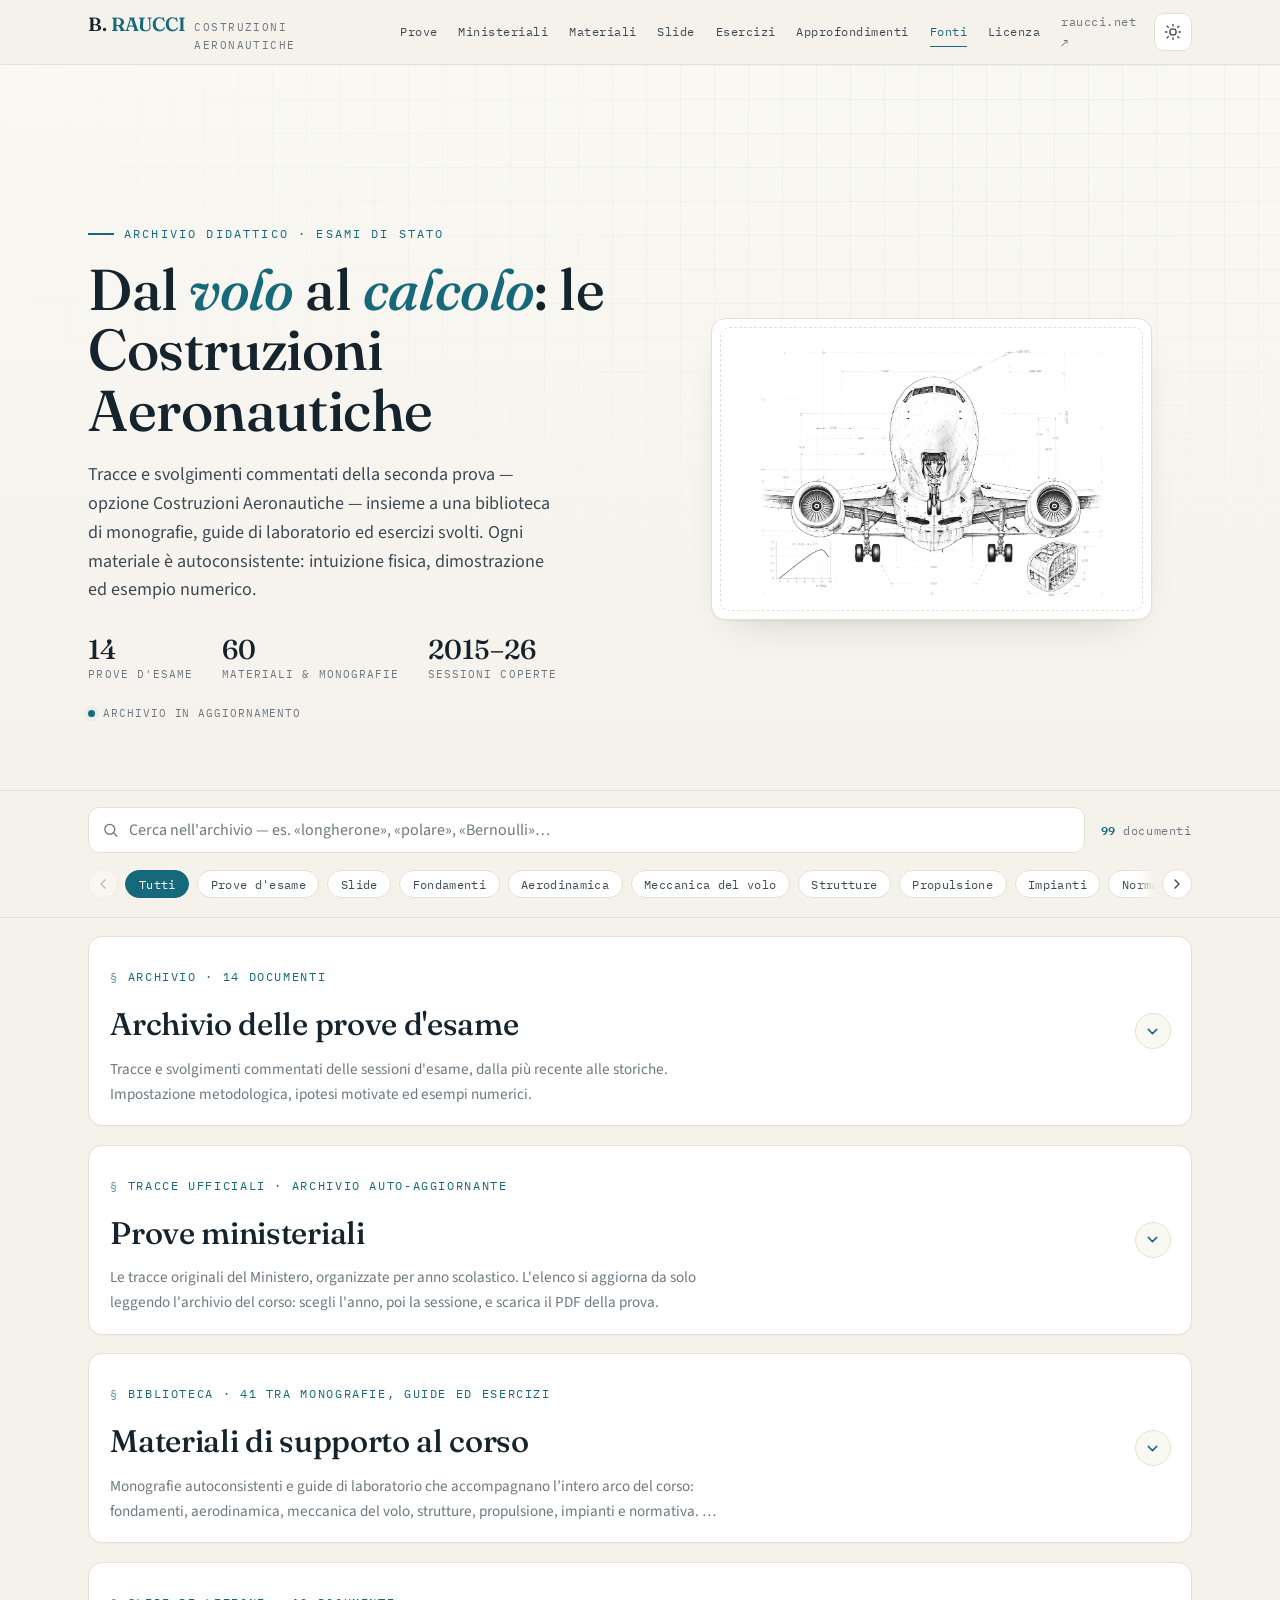
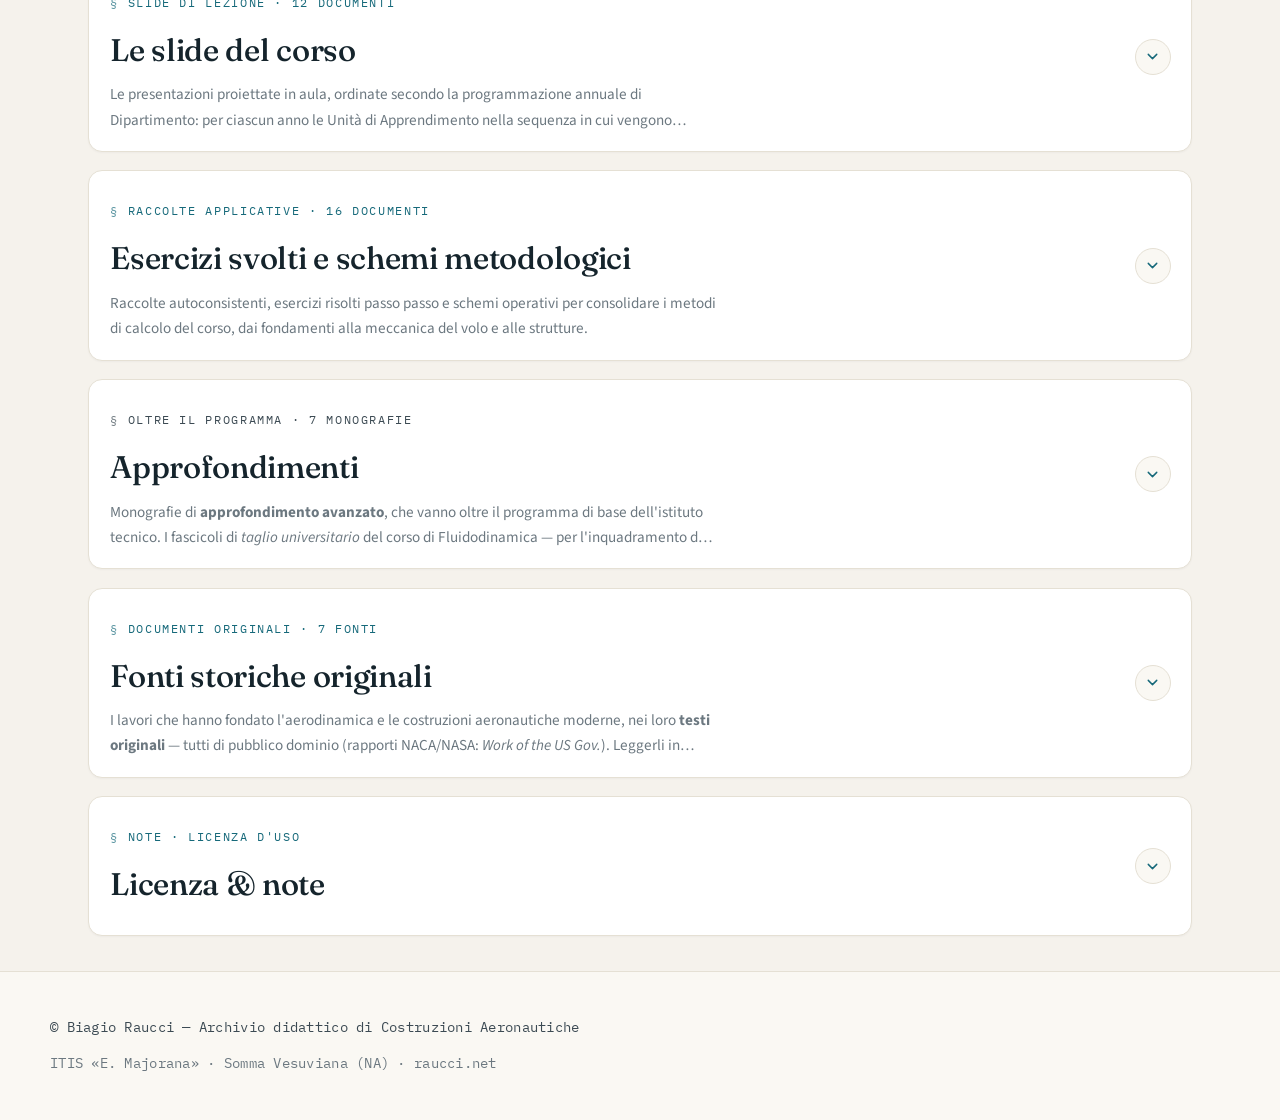
<file: docs/index_sito_statico.html>
<!DOCTYPE html>

<html data-theme="light" lang="it">
<head>
<meta charset="utf-8"/>
<meta content="width=device-width, initial-scale=1" name="viewport"/>
<title>Costruzioni Aeronautiche — Archivio didattico · Prof. Ing. B. Raucci</title>
<meta content="Archivio didattico di Costruzioni Aeronautiche: soluzioni delle prove d'Esame di Stato, monografie, guide di laboratorio ed esercizi svolti. Prof. Ing. Biagio Raucci — ITIS «E. Majorana», Somma Vesuviana (NA)." name="description"/>
<meta content="light dark" name="color-scheme"/>
<link href="https://fonts.googleapis.com" rel="preconnect"/>
<link crossorigin="" href="https://fonts.gstatic.com" rel="preconnect"/>
<link href="https://fonts.googleapis.com/css2?family=Fraunces:opsz,wght@9..144,400;9..144,500;9..144,600&amp;family=Source+Sans+3:ital,wght@0,400;0,500;0,600;1,400&amp;family=IBM+Plex+Mono:wght@400;500;600&amp;display=swap" rel="stylesheet"/>
<style>
  :root{
    --paper:#f5f2ec; --paper-2:#faf8f3; --surface:#ffffff;
    --ink:#15242c; --ink-2:#3c4a53; --muted:#6c7880;
    --line:#e5e0d4; --line-2:#efeadf;
    --accent:#16697a; --accent-2:#0e4c5a; --accent-tint:#e6eff0;
    --blueprint:rgba(22,105,122,.055);
    --shadow:0 1px 2px rgba(21,36,44,.05), 0 18px 40px -26px rgba(21,36,44,.28);
    --maxw:1180px; --r:14px;
    /* famiglia "traduzione": verde salvia pastello, sobrio */
    --trad:#4f8a6d; --trad-2:#3d7358;
    --trad-bg:#f1f6f1; --trad-tint:#e4efe6; --trad-line:#d5e6d8;
    /* famiglia "esercizi": blu pastello molto chiaro */
    --eserc:#5b8fc9; --eserc-2:#3a6ea5;
    --eserc-bg:#eef4fb; --eserc-tint:#e2ecf8; --eserc-line:#d6e3f2;
    /* famiglia "slide": ocra caldo, sobrio */
    --slide:#b07d3a; --slide-2:#875b25;
    --slide-bg:#faf5ec; --slide-tint:#f4ebdb; --slide-line:#e8dcc4;
  }
  :root[data-theme="dark"]{
    --paper:#0e1a20; --paper-2:#122129; --surface:#17282f;
    --ink:#eef3f1; --ink-2:#c3ced3; --muted:#8ba0a7;
    --line:#26404a; --line-2:#203540;
    --accent:#57bccd; --accent-2:#8ad8e4; --accent-tint:#123039;
    --blueprint:rgba(120,200,215,.05);
    --shadow:0 1px 2px rgba(0,0,0,.4), 0 20px 44px -26px rgba(0,0,0,.7);
    --trad:#7fc59e; --trad-2:#a6dcbd;
    --trad-bg:#132420; --trad-tint:#16302a; --trad-line:#265041;
    --eserc:#6fa8d6; --eserc-2:#a5cdec;
    --eserc-bg:#132330; --eserc-tint:#173247; --eserc-line:#264a63;
    --slide:#d9ae6b; --slide-2:#ecc98f;
    --slide-bg:#241d12; --slide-tint:#2f2617; --slide-line:#4d3f26;
  }
  *{box-sizing:border-box}
  html{-webkit-text-size-adjust:100%;scroll-behavior:smooth}
  body{
    margin:0; background:var(--paper); color:var(--ink);
    font-family:"Source Sans 3",system-ui,-apple-system,Segoe UI,Roboto,sans-serif;
    font-size:1.0625rem; line-height:1.65; font-weight:400;
    -webkit-font-smoothing:antialiased; text-rendering:optimizeLegibility;
    transition:background .35s ease,color .35s ease;
  }
  ::selection{background:var(--accent-tint)}
  a{color:var(--accent);text-decoration:none}
  h1,h2,h3{font-family:"Fraunces",Georgia,serif;font-weight:500;color:var(--ink);margin:0;letter-spacing:-.01em}
  .wrap{max-width:var(--maxw);margin:0 auto;padding:0 clamp(1.1rem,4vw,2.4rem)}
  .mono{font-family:"IBM Plex Mono",ui-monospace,Menlo,monospace}
  :focus-visible{outline:2.5px solid var(--accent);outline-offset:3px;border-radius:5px}

  /* ---------- top bar ---------- */
  .topbar{position:sticky;top:0;z-index:60;background:color-mix(in srgb,var(--paper) 84%,transparent);
    backdrop-filter:saturate(140%) blur(10px);border-bottom:1px solid var(--line)}
  .topbar .wrap{display:flex;align-items:center;gap:1.1rem;min-height:64px}
  .brand{display:flex;align-items:baseline;gap:.55rem;margin-right:auto}
  .brand .mk{font-family:"Fraunces",serif;font-weight:600;font-size:1.2rem;color:var(--ink);letter-spacing:-.01em}
  .brand .mk b{color:var(--accent);font-weight:600}
  .brand span{font-family:"IBM Plex Mono",monospace;font-size:.68rem;letter-spacing:.13em;text-transform:uppercase;color:var(--muted)}
  .nav{display:flex;align-items:center;gap:1.3rem}
  .nav a{font-family:"IBM Plex Mono",monospace;font-size:.77rem;letter-spacing:.04em;color:var(--ink-2);
    padding:.3rem 0;border-bottom:1.5px solid transparent;transition:color .18s,border-color .18s}
  .nav a:hover{color:var(--accent);border-color:var(--accent)}
  .nav a.active{color:var(--accent);border-color:var(--accent)}
  .nav a.ext{color:var(--muted)}
  .icon-btn{display:inline-grid;place-items:center;width:38px;height:38px;border-radius:10px;
    border:1px solid var(--line);background:var(--surface);color:var(--ink-2);cursor:pointer;
    transition:color .18s,border-color .18s,background .18s,transform .18s}
  .icon-btn:hover{color:var(--accent);border-color:var(--accent)}
  .icon-btn:active{transform:scale(.94)}
  .icon-btn svg{width:18px;height:18px}
  .icon-btn .moon{display:none} :root[data-theme="dark"] .icon-btn .sun{display:none}
  :root[data-theme="dark"] .icon-btn .moon{display:block}
  .topbar-actions{display:flex;align-items:center;gap:.6rem}
  .menu-btn{display:none}
  .menu-btn .close{display:none}
  @media(max-width:900px){.brand span{display:none}.nav{gap:1rem}.nav a.ext{display:none}}

  /* ---------- hero ---------- */
  .hero{position:relative;border-bottom:1px solid var(--line);overflow:hidden;
    background:linear-gradient(180deg,var(--paper-2),var(--paper))}
  .hero::before{content:"";position:absolute;inset:0;pointer-events:none;
    background-image:linear-gradient(var(--blueprint) 1px,transparent 1px),linear-gradient(90deg,var(--blueprint) 1px,transparent 1px);
    background-size:34px 34px;mask-image:radial-gradient(120% 90% at 78% 12%,#000,transparent 70%)}
  .hero .wrap{position:relative;display:grid;grid-template-columns:1.2fr .85fr;gap:2.6rem;align-items:center;
    padding-top:clamp(2.8rem,6vw,4.8rem);padding-bottom:clamp(2.6rem,5vw,4.2rem)}
  .eyebrow{font-family:"IBM Plex Mono",monospace;font-size:.75rem;letter-spacing:.18em;text-transform:uppercase;
    color:var(--accent);margin-bottom:1rem;display:flex;align-items:center;gap:.6rem}
  .eyebrow::before{content:"";width:26px;height:1.5px;background:var(--accent)}
  .hero h1{font-size:clamp(2.2rem,4.7vw,3.6rem);line-height:1.05;font-weight:500;max-width:15ch}
  .hero h1 em{font-style:italic;color:var(--accent)}
  .hero .lead{margin:1.15rem 0 0;font-size:1.13rem;color:var(--ink-2);max-width:52ch;line-height:1.6}
  .stats{display:flex;flex-wrap:wrap;align-items:baseline;gap:1.8rem;margin-top:2rem}
  .stat{display:flex;flex-direction:column;gap:.15rem}
  .stat b{font-family:"Fraunces",serif;font-weight:500;font-size:1.7rem;color:var(--ink);line-height:1}
  .stat span{font-family:"IBM Plex Mono",monospace;font-size:.66rem;letter-spacing:.1em;text-transform:uppercase;color:var(--muted)}
  .status-chip{display:inline-flex;align-items:center;gap:.5rem;margin:1.3rem 0 0;
    font-family:"IBM Plex Mono",monospace;font-size:.71rem;letter-spacing:.08em;text-transform:uppercase;color:var(--muted)}
  .status-chip i{width:7px;height:7px;border-radius:50%;background:var(--accent);box-shadow:0 0 0 4px var(--accent-tint);animation:pulse 2.6s ease-in-out infinite}
  @keyframes pulse{0%,100%{box-shadow:0 0 0 4px var(--accent-tint)}50%{box-shadow:0 0 0 7px transparent}}
  .heroart{position:relative;width:100%;max-width:500px;justify-self:end;
    background:var(--surface);border:1px solid var(--line);border-radius:var(--r);padding:1.4rem 1.5rem 1.1rem;box-shadow:var(--shadow)}
  .heroart .ticks{position:absolute;inset:.5rem;border:1px dashed var(--line);border-radius:9px;pointer-events:none}
  .heroart img{width:100%;height:auto;display:block}
  @media(max-width:880px){
    .hero .wrap{grid-template-columns:1fr;gap:1.8rem}
    .heroart{max-width:420px;order:-1;justify-self:start}
    .hero h1{max-width:20ch}
  }

  /* ---------- console (signature) ---------- */
  .console{position:sticky;top:64px;z-index:40;background:color-mix(in srgb,var(--paper) 90%,transparent);
    backdrop-filter:saturate(140%) blur(8px);border-bottom:1px solid var(--line)}
  .console .wrap{padding-top:1rem;padding-bottom:1rem}
  .console-row{display:flex;align-items:center;gap:1rem;flex-wrap:wrap}
  .search{position:relative;flex:1 1 300px;min-width:230px}
  .search svg{position:absolute;left:.85rem;top:50%;transform:translateY(-50%);width:17px;height:17px;color:var(--muted)}
  .search input{width:100%;font-family:"Source Sans 3",sans-serif;font-size:1rem;color:var(--ink);
    background:var(--surface);border:1px solid var(--line);border-radius:11px;padding:.7rem .9rem .7rem 2.5rem;
    transition:border-color .18s,box-shadow .18s}
  .search input::placeholder{color:var(--muted)}
  .search input:focus{outline:none;border-color:var(--accent);box-shadow:0 0 0 3px var(--accent-tint)}
  .search .clear{position:absolute;right:.5rem;top:50%;transform:translateY(-50%);border:0;background:transparent;
    color:var(--muted);cursor:pointer;font-size:1.15rem;line-height:1;padding:.25rem .4rem;border-radius:7px;display:none}
  .search .clear:hover{color:var(--accent)}
  .count{font-family:"IBM Plex Mono",monospace;font-size:.74rem;letter-spacing:.05em;color:var(--muted);white-space:nowrap}
  .count b{color:var(--accent);font-weight:600}
  /* ---- rail dei filtri: nastro orizzontale con frecce ---- */
  .chips-rail{display:flex;align-items:center;gap:.4rem;margin-top:.9rem}
  .chips{display:flex;gap:.5rem;flex-wrap:nowrap;overflow-x:auto;flex:1 1 auto;min-width:0;
    padding:.15rem .1rem;scroll-behavior:smooth;scroll-snap-type:x proximity;
    scrollbar-width:none;-ms-overflow-style:none;-webkit-overflow-scrolling:touch}
  .chips::-webkit-scrollbar{display:none}
  /* maschera sfumata ai bordi: suggerisce che il nastro continua */
  .chips-rail.has-prev .chips{-webkit-mask-image:linear-gradient(90deg,transparent,#000 18px);
    mask-image:linear-gradient(90deg,transparent,#000 18px)}
  .chips-rail.has-next .chips{-webkit-mask-image:linear-gradient(90deg,#000 calc(100% - 18px),transparent);
    mask-image:linear-gradient(90deg,#000 calc(100% - 18px),transparent)}
  .chips-rail.has-prev.has-next .chips{
    -webkit-mask-image:linear-gradient(90deg,transparent,#000 18px,#000 calc(100% - 18px),transparent);
    mask-image:linear-gradient(90deg,transparent,#000 18px,#000 calc(100% - 18px),transparent)}
  .chip{font-family:"IBM Plex Mono",monospace;font-size:.72rem;letter-spacing:.03em;color:var(--ink-2);
    background:var(--surface);border:1px solid var(--line);border-radius:999px;padding:.34rem .78rem;cursor:pointer;
    white-space:nowrap;flex:0 0 auto;scroll-snap-align:start;
    transition:color .16s,border-color .16s,background .16s}
  .chip:hover{border-color:var(--accent);color:var(--accent)}
  .chip[aria-pressed="true"]{background:var(--accent);border-color:var(--accent);color:#fff}
  :root[data-theme="dark"] .chip[aria-pressed="true"]{color:#08171c}
  /* frecce di scorrimento */
  .chips-nav{flex:0 0 auto;display:none;align-items:center;justify-content:center;
    width:30px;height:30px;padding:0;border:1px solid var(--line);border-radius:999px;
    background:var(--surface);color:var(--ink-2);cursor:pointer;
    transition:color .16s,border-color .16s,background .16s,opacity .16s}
  .chips-nav svg{width:16px;height:16px}
  .chips-nav:hover{border-color:var(--accent);color:var(--accent)}
  .chips-nav:disabled{opacity:.32;cursor:default;pointer-events:none}
  /* le frecce compaiono solo quando il nastro eccede (classe .scrollable via JS) */
  .chips-rail.scrollable .chips-nav{display:inline-flex}

  /* ---------- sections ---------- */
  main section{padding-top:clamp(3rem,6vw,4.4rem);scroll-margin-top:132px}
  main section:last-of-type{padding-bottom:clamp(3rem,6vw,4.4rem)}
  section.is-empty{display:none}
  .sec-head{margin-bottom:1.5rem}
  .sec-head .tag{font-family:"IBM Plex Mono",monospace;font-size:.73rem;letter-spacing:.14em;text-transform:uppercase;
    color:var(--accent);display:flex;align-items:center;gap:.55rem}
  .sec-head .tag::before{content:"§";opacity:.7}
  .sec-head h2{font-size:clamp(1.75rem,3vw,2.3rem);margin:.4rem 0 .9rem}
  .rule{height:1px;background:var(--line);border:0;margin:0}
  .sec-note{color:var(--muted);font-size:.95rem;margin:.75rem 0 0;max-width:64ch}
  .approf .sec-head .tag{color:var(--ink-2)}

  /* ---------- cards ---------- */
  .grid{display:grid;gap:1.05rem;grid-template-columns:repeat(auto-fill,minmax(300px,1fr));margin-top:1.5rem}
  .grid-feat{display:grid;gap:1.2rem;grid-template-columns:repeat(auto-fill,minmax(392px,1fr));margin-top:1.5rem}
  @media(max-width:560px){.grid,.grid-feat{grid-template-columns:1fr}}
  .card.is-hidden{display:none}

  .card{background:var(--surface);border:1px solid var(--line);border-radius:var(--r);
    padding:1.15rem 1.25rem 1.1rem;display:flex;flex-direction:column;gap:.6rem;position:relative;overflow:hidden;
    transition:transform .22s ease,box-shadow .22s ease,border-color .22s ease}
  .card::before{content:"";position:absolute;left:0;top:0;bottom:0;width:3px;background:var(--accent);
    transform:scaleY(0);transform-origin:top;transition:transform .25s ease}
  .card:hover{transform:translateY(-3px);box-shadow:var(--shadow);border-color:color-mix(in srgb,var(--accent) 35%,var(--line))}
  .card:hover::before{transform:scaleY(1)}
  .card-top{display:flex;align-items:baseline;justify-content:space-between;gap:.7rem;flex-wrap:wrap}
  .code{font-family:"IBM Plex Mono",monospace;font-weight:500;font-size:.71rem;letter-spacing:.06em;
    color:var(--accent);background:var(--accent-tint);padding:.24rem .52rem;border-radius:7px;white-space:nowrap}
  .meta{font-family:"IBM Plex Mono",monospace;font-size:.67rem;letter-spacing:.02em;color:var(--muted);text-align:right;flex:1;min-width:0}
  .card h3{font-size:1.14rem;font-weight:600;line-height:1.28;margin:.12rem 0 0}
  .desc{--lines:4;margin:0;color:var(--ink-2);font-size:.95rem;line-height:1.62;position:relative;
    display:-webkit-box;-webkit-box-orient:vertical;-webkit-line-clamp:var(--lines);overflow:hidden}
  .desc em{font-style:italic;color:var(--ink)}
  .card.expanded .desc{-webkit-line-clamp:unset;display:block}
  .toggle{align-self:flex-start;margin-top:-.1rem;border:0;background:transparent;padding:0;cursor:pointer;
    font-family:"IBM Plex Mono",monospace;font-size:.72rem;letter-spacing:.04em;color:var(--muted);display:none}
  .toggle:hover{color:var(--accent)}
  .card.clampable .toggle{display:inline-flex;align-items:center;gap:.35rem}
  .open{margin-top:auto;padding-top:.5rem;font-family:"IBM Plex Mono",monospace;font-size:.8rem;
    letter-spacing:.03em;color:var(--accent);display:inline-flex;align-items:center;gap:.45rem;align-self:flex-start;font-weight:500}
  .open:hover{color:var(--accent-2)}
  .arr{transition:transform .2s ease;display:inline-block}
  .open:hover .arr{transform:translateX(4px)}
  .byline{margin:-.15rem 0 .1rem;font-size:.9rem;font-style:italic;color:var(--muted);line-height:1.4}
  .card-links{margin-top:auto;padding-top:.55rem;display:flex;align-items:center;gap:1.1rem;flex-wrap:wrap}
  .card-links .open{margin-top:0;padding-top:0}
  .open.sub{color:var(--muted)}
  .open.sub:hover{color:var(--accent)}
  .dl{display:inline-block;transition:transform .2s ease}
  .open:hover .dl{transform:translateY(2px)}
  .callout{margin-top:1.4rem;background:var(--paper-2);border:1px solid var(--line);border-left:3px solid var(--accent);
    border-radius:12px;padding:.9rem 1.1rem;color:var(--ink-2);font-size:.92rem;line-height:1.6}
  .callout b{color:var(--ink)}
  .callout em{font-style:italic;color:var(--ink)}

  .card.feat{padding:1.4rem 1.5rem 1.25rem}
  .card.feat h3{font-size:1.32rem;letter-spacing:-.012em}
  .card.feat .desc{--lines:6;font-size:.955rem;line-height:1.68}
  .trad-badge{display:inline-flex;align-items:center;gap:.34rem;
    font-family:"IBM Plex Mono",monospace;font-size:.62rem;font-weight:500;
    letter-spacing:.09em;text-transform:uppercase;color:var(--trad-2);
    background:var(--trad-tint);border:1px solid var(--trad-line);
    padding:.16rem .46rem .14rem;border-radius:6px;line-height:1;white-space:nowrap;
    align-self:flex-start;margin-bottom:-.15rem}
  .trad-badge svg{width:.72rem;height:.72rem;stroke:currentColor;fill:none;
    stroke-width:1.9;stroke-linecap:round;stroke-linejoin:round;opacity:.9}

  /* ---------- slide del corso: sottosezioni per anno ---------- */
  .subsec{margin-top:1.4rem}
  .subsec+.subsec{margin-top:2.1rem}
  .subsec-head{display:flex;flex-wrap:wrap;align-items:baseline;gap:.5rem .85rem;
    padding-bottom:.6rem;border-bottom:1px solid var(--line-2)}
  .subsec-head h3{font-family:"Fraunces",Georgia,serif;font-size:1.3rem;font-weight:500;
    color:var(--ink);margin:0;letter-spacing:-.01em}
  .subsec-tag{font-family:"IBM Plex Mono",monospace;font-size:.67rem;letter-spacing:.11em;
    text-transform:uppercase;color:var(--slide-2);background:var(--slide-tint);
    border:1px solid var(--slide-line);padding:.2rem .5rem;border-radius:7px;margin:0;white-space:nowrap}
  .subsec-note{color:var(--muted);font-size:.92rem;line-height:1.6;margin:.7rem 0 0;max-width:74ch}
  .subsec-note em{font-style:italic;color:var(--ink-2)}
  .subsec .grid{margin-top:1.1rem}
  .subsec-state{margin:0;font-family:"IBM Plex Mono",monospace;font-size:.65rem;
    letter-spacing:.08em;text-transform:uppercase;color:var(--muted);
    background:var(--surface);border:1px solid var(--line-2);
    padding:.2rem .5rem;border-radius:7px;white-space:nowrap;margin-left:auto}
  .subsec-state.pub{color:var(--slide-2);background:var(--slide-tint);border-color:var(--slide-line)}

  /* --- sottosezioni collassabili: stessa grammatica delle sezioni, in scala minore --- */
  .collapsible-subsec{scroll-margin-top:150px}
  .subsec.collapsible-subsec{margin-top:1.15rem}
  .subsec.collapsible-subsec+.subsec.collapsible-subsec{margin-top:.65rem}
  .collapsible-subsec .subsec-head{
    position:relative;
    padding:.85rem 3.35rem .85rem 1.05rem;
    border:1px solid var(--line);
    border-radius:12px;
    background:var(--paper-2);
    cursor:pointer;
    transition:border-color .22s ease,background .22s ease;
  }
  .collapsible-subsec .subsec-head:hover{
    border-color:color-mix(in srgb,var(--slide) 45%,var(--line));
    background:var(--slide-bg);
  }
  .collapsible-subsec.is-open .subsec-head{
    border-color:color-mix(in srgb,var(--slide) 38%,var(--line));
    background:var(--slide-bg);
    border-bottom-left-radius:8px;
    border-bottom-right-radius:8px;
  }
  .collapsible-subsec .subsec-head h3{font-size:1.2rem}
  .subsec-toggle{
    position:absolute;inset:0;width:100%;border:0;border-radius:inherit;
    background:transparent;cursor:pointer;color:inherit;
  }
  .subsec-toggle:focus-visible{outline:2.5px solid var(--slide);outline-offset:3px}
  .subsec-chevron{
    position:absolute;right:.95rem;top:50%;
    width:1.85rem;height:1.85rem;transform:translateY(-50%);
    display:grid;place-items:center;
    border:1px solid var(--slide-line);border-radius:999px;
    background:var(--surface);color:var(--slide-2);pointer-events:none;
    transition:background .22s ease,border-color .22s ease;
  }
  .subsec-chevron svg{width:15px;height:15px;transition:transform .3s cubic-bezier(.2,.8,.2,1)}
  .collapsible-subsec.is-open .subsec-chevron{background:var(--slide-tint)}
  .collapsible-subsec.is-open .subsec-chevron svg{transform:rotate(180deg)}
  .subsec-body{
    display:grid;grid-template-rows:0fr;opacity:0;visibility:hidden;
    transition:grid-template-rows .38s cubic-bezier(.2,.8,.2,1),opacity .26s ease,visibility 0s linear .38s;
  }
  .subsec-body-inner{min-height:0;overflow:hidden;padding:0 .1rem}
  .collapsible-subsec.is-open .subsec-body{
    grid-template-rows:1fr;opacity:1;visibility:visible;
    transition:grid-template-rows .42s cubic-bezier(.2,.8,.2,1),opacity .3s ease .05s,visibility 0s;
  }
  .collapsible-subsec.is-open .subsec-body-inner{padding-bottom:.35rem}
  .collapsible-subsec .subsec-note{margin-top:.95rem}
  @media(max-width:560px){
    .collapsible-subsec .subsec-head{padding:.8rem 3rem .8rem .9rem}
    .subsec-state{margin-left:0}
    .subsec-chevron{right:.75rem;width:1.7rem;height:1.7rem}
  }
  @media(prefers-reduced-motion:reduce){
    .subsec-body,.subsec-chevron,.subsec-chevron svg{transition:none}
  }
  /* una sottosezione con schede scompare se il filtro le nasconde tutte */
  .subsec:has(.card):not(:has(.card:not(.is-hidden))){display:none}

  /* mappa delle UdA dell'anno: cosa è pubblicato e cosa manca */
  .uda-list{list-style:none;display:flex;flex-wrap:wrap;gap:.4rem;margin:.95rem 0 0;padding:0}
  .uda-list li{font-family:"IBM Plex Mono",monospace;font-size:.68rem;letter-spacing:.02em;
    color:var(--muted);background:var(--paper-2);border:1px solid var(--line-2);
    border-radius:999px;padding:.26rem .62rem}
  .uda-list li.pub{color:var(--slide-2);background:var(--slide-tint);
    border-color:var(--slide-line);font-weight:500}
  .uda-list li.pub::before{content:"▸ ";opacity:.75}

  /* segnaposto degli anni ancora senza slide */
  .subsec-soon{margin:1.05rem 0 0;background:var(--paper-2);border:1px dashed var(--line);
    border-radius:12px;padding:.85rem 1.05rem;color:var(--muted);font-size:.9rem;line-height:1.6}
  .subsec-soon b{color:var(--ink-2);font-weight:600}

  /* famiglia visiva delle slide */
  .card--slide::before{background:var(--slide)}
  .card--slide .code{color:var(--slide-2);background:var(--slide-tint)}
  .card--slide:hover{border-color:color-mix(in srgb,var(--slide) 42%,var(--line))}
  .slide-badge{display:inline-flex;align-items:center;gap:.34rem;
    font-family:"IBM Plex Mono",monospace;font-size:.62rem;font-weight:500;
    letter-spacing:.09em;text-transform:uppercase;color:var(--slide-2);
    background:var(--slide-tint);border:1px solid var(--slide-line);
    padding:.16rem .46rem .14rem;border-radius:6px;line-height:1;white-space:nowrap;
    align-self:flex-start;margin-bottom:-.15rem}
  .slide-badge svg{width:.72rem;height:.72rem;stroke:currentColor;fill:none;
    stroke-width:1.9;stroke-linecap:round;stroke-linejoin:round;opacity:.9}
  @media(max-width:720px){
    .subsec-head h3{font-size:1.18rem}
    .subsec+.subsec{margin-top:1.7rem}
    .uda-list li{font-size:.64rem}
  }

  /* ---------- empty state ---------- */
  .empty{display:none;text-align:center;padding:3.5rem 1rem;color:var(--muted)}
  .empty.show{display:block}
  .empty h3{font-size:1.3rem;color:var(--ink);margin-bottom:.5rem}
  .empty button{margin-top:1rem;font-family:"IBM Plex Mono",monospace;font-size:.78rem;color:var(--accent);
    background:var(--surface);border:1px solid var(--accent);border-radius:10px;padding:.5rem .9rem;cursor:pointer}

  /* ---------- license ---------- */
  .panels{display:grid;gap:1.2rem;grid-template-columns:1.4fr 1fr;margin-top:1.5rem}
  @media(max-width:760px){.panels{grid-template-columns:1fr}}
  .panel{background:var(--surface);border:1px solid var(--line);border-radius:var(--r);padding:1.3rem 1.4rem}
  .panel h3{font-size:1.12rem;font-weight:600;margin:0 0 .55rem}
  .panel p{margin:.55rem 0 0;color:var(--ink-2);font-size:.96rem;line-height:1.6}
  .panel a{color:var(--accent);border-bottom:1px solid var(--accent-tint)}
  .panel a:hover{border-color:var(--accent)}
  .panel strong{color:var(--ink);font-weight:600}

  /* ---------- footer ---------- */
  footer{border-top:1px solid var(--line);margin-top:1rem;background:var(--paper-2)}
  footer .wrap{padding:1.9rem 0;color:var(--muted);font-size:.85rem;font-family:"IBM Plex Mono",monospace;letter-spacing:.02em;line-height:1.7}
  footer .sign{color:var(--ink-2)}

  /* ---------- back to top ---------- */
  .totop{position:fixed;right:1.3rem;bottom:1.3rem;z-index:70;width:44px;height:44px;border-radius:12px;
    border:1px solid var(--line);background:var(--surface);color:var(--accent);cursor:pointer;box-shadow:var(--shadow);
    display:grid;place-items:center;opacity:0;transform:translateY(12px);pointer-events:none;transition:opacity .25s,transform .25s}
  .totop.show{opacity:1;transform:none;pointer-events:auto}
  .totop svg{width:20px;height:20px}

  /* ======================================================
     MOBILE — layout dedicato al telefono (<=720px)
     ====================================================== */
  @media(max-width:720px){
    body{font-size:1rem}

    /* --- topbar compatta + menu a comparsa --- */
    .topbar .wrap{min-height:56px;gap:.6rem}
    .brand .mk{font-size:1.12rem}
    .menu-btn{display:inline-grid}
    .topbar.nav-open .menu-btn .burger{display:none}
    .topbar.nav-open .menu-btn .close{display:block}

    .nav{position:absolute;left:0;right:0;top:100%;flex-direction:column;align-items:stretch;gap:0;
      background:var(--paper-2);border-bottom:1px solid var(--line);box-shadow:var(--shadow);
      padding:.3rem clamp(1.1rem,4vw,2.4rem) .7rem;
      opacity:0;visibility:hidden;transform:translateY(-8px);pointer-events:none;
      transition:opacity .2s ease,transform .2s ease,visibility .2s}
    .topbar.nav-open .nav{opacity:1;visibility:visible;transform:none;pointer-events:auto}
    .nav a{font-size:1rem;padding:.85rem .1rem;border-bottom:1px solid var(--line-2)}
    .nav a:last-child{border-bottom:0}
    .nav a.active{color:var(--accent);border-bottom-color:var(--line-2)}
    .nav a.ext{display:block;color:var(--muted)}

    /* --- console compatta con chip scorrevoli in orizzontale --- */
    .console{top:56px}
    .console .wrap{padding-top:.65rem;padding-bottom:.65rem}
    .console-row{gap:.6rem}
    .search{flex:1 1 100%}
    .search input{font-size:1rem;padding:.65rem .8rem .65rem 2.4rem}
    .count{order:2;font-size:.7rem}
    /* su mobile lo scorrimento è touch-nativo: niente frecce, solo la maschera */
    .chips-rail{margin-top:.65rem}
    .chips-rail.scrollable .chips-nav{display:none}
    .chips{margin-top:0;padding-bottom:.2rem;
      -webkit-mask-image:linear-gradient(90deg,transparent,#000 14px,#000 calc(100% - 22px),transparent);
      mask-image:linear-gradient(90deg,transparent,#000 14px,#000 calc(100% - 22px),transparent)}
    .chip{padding:.4rem .85rem;font-size:.74rem}

    /* --- sezioni: offset di scroll sotto topbar+console --- */
    main section{scroll-margin-top:150px;padding-top:clamp(2.2rem,7vw,3rem)}
    .sec-head h2{font-size:1.5rem}

    /* --- griglie a colonna unica, gutter ridotti --- */
    .grid,.grid-feat{grid-template-columns:1fr;gap:.9rem;margin-top:1.15rem}

    /* --- schede: intestazione impilata, meta a sinistra --- */
    .card{padding:1.05rem 1.1rem 1rem}
    .card.feat{padding:1.15rem 1.15rem 1.05rem}
    .card-top{flex-direction:column;align-items:flex-start;gap:.4rem}
    .meta{text-align:left;flex:0 0 auto;font-size:.66rem;line-height:1.5}
    .card h3{font-size:1.12rem}
    .card.feat h3{font-size:1.2rem}
    .card .desc{--lines:5;font-size:.94rem}

    /* --- hero più compatto --- */
    .hero .wrap{gap:1.4rem}
    .heroart{max-width:100%;padding:1.1rem 1.15rem}
    .stats{gap:1.3rem;margin-top:1.6rem}
    .stat b{font-size:1.5rem}

    /* --- torna su più piccolo, sopra la barra di Safari --- */
    .totop{width:42px;height:42px;right:1rem;bottom:1rem}
  }

  @media(max-width:380px){
    .hero h1{font-size:2rem}
    .chip{font-size:.72rem}
  }

  /* ---------- motion ---------- */
  .reveal{opacity:0;transform:translateY(14px);transition:opacity .6s ease,transform .6s ease}
  .reveal.in{opacity:1;transform:none}
  @media(prefers-reduced-motion:reduce){
    html{scroll-behavior:auto}
    .reveal{opacity:1;transform:none;transition:none}
    .card,.arr,.open .arr,.status-chip i{transition:none;animation:none}
  }

  /* ---------- sezioni collassabili / indice a fisarmonica ---------- */
  main section.accordion-section{
    padding-top:1.15rem;
    scroll-margin-top:150px;
  }
  main section.accordion-section:last-of-type{padding-bottom:1.15rem}
  .accordion-section .sec-head{
    position:relative;
    margin-bottom:0;
    padding:1.15rem 4.25rem 1.15rem 1.3rem;
    background:var(--surface);
    border:1px solid var(--line);
    border-radius:var(--r);
    box-shadow:0 1px 2px rgba(21,36,44,.035);
    cursor:pointer;
    transition:border-color .22s ease,box-shadow .22s ease,background .22s ease;
  }
  .accordion-section .sec-head:hover{
    border-color:color-mix(in srgb,var(--accent) 42%,var(--line));
    box-shadow:var(--shadow);
  }
  .accordion-section.is-open .sec-head{
    border-color:color-mix(in srgb,var(--accent) 34%,var(--line));
    border-bottom-left-radius:10px;
    border-bottom-right-radius:10px;
  }
  .accordion-section .sec-head h2{margin:.28rem 0 .45rem;font-size:clamp(1.45rem,2.5vw,1.95rem)}
  .accordion-section .sec-head .rule{display:none}
  .accordion-section .sec-note{
    margin:.35rem 0 0;
    max-width:76ch;
    display:-webkit-box;
    -webkit-box-orient:vertical;
    -webkit-line-clamp:2;
    overflow:hidden;
  }
  .section-toggle{
    position:absolute;
    inset:0;
    width:100%;
    border:0;
    border-radius:inherit;
    background:transparent;
    cursor:pointer;
    color:inherit;
  }
  .section-toggle:focus-visible{outline:2.5px solid var(--accent);outline-offset:3px}
  .section-chevron{
    position:absolute;
    right:1.25rem;
    top:50%;
    width:2.25rem;
    height:2.25rem;
    transform:translateY(-50%);
    display:grid;
    place-items:center;
    border:1px solid var(--line);
    border-radius:999px;
    background:var(--paper-2);
    color:var(--accent);
    pointer-events:none;
    transition:transform .32s ease,background .22s ease,border-color .22s ease;
  }
  .section-chevron svg{width:17px;height:17px;transition:transform .32s cubic-bezier(.2,.8,.2,1)}
  .accordion-section.is-open .section-chevron{
    background:var(--accent-tint);
    border-color:color-mix(in srgb,var(--accent) 35%,var(--line));
  }
  .accordion-section.is-open .section-chevron svg{transform:rotate(180deg)}
  .section-body{
    display:grid;
    grid-template-rows:0fr;
    opacity:0;
    visibility:hidden;
    transition:grid-template-rows .42s cubic-bezier(.2,.8,.2,1),opacity .28s ease,visibility 0s linear .42s;
  }
  .section-body-inner{min-height:0;overflow:hidden;padding:0 .15rem}
  .accordion-section.is-open .section-body{
    grid-template-rows:1fr;
    opacity:1;
    visibility:visible;
    transition:grid-template-rows .46s cubic-bezier(.2,.8,.2,1),opacity .32s ease .06s,visibility 0s;
  }
  .accordion-section.is-open .section-body-inner{padding-bottom:.45rem}
  .accordion-section.is-empty{display:none}

  @media(max-width:720px){
    main section.accordion-section{padding-top:.8rem;scroll-margin-top:158px}
    .accordion-section .sec-head{padding:1rem 3.65rem 1rem 1.05rem}
    .accordion-section .sec-head h2{font-size:1.35rem;line-height:1.2}
    .accordion-section .sec-note{-webkit-line-clamp:2;font-size:.9rem}
    .section-chevron{right:.9rem;width:2rem;height:2rem}
  }
  @media(prefers-reduced-motion:reduce){
    .section-body,.section-chevron,.section-chevron svg{transition:none}
  }


  /* ---------- sezione "Prove ministeriali" ---------- */
  .min-panel{background:var(--surface);border:1px solid var(--line);border-radius:var(--r);
    padding:1.35rem 1.5rem;box-shadow:var(--shadow)}
  .min-row{display:flex;flex-wrap:wrap;gap:1.1rem;align-items:flex-end}
  .min-field{display:flex;flex-direction:column;gap:.4rem;flex:1 1 220px;min-width:200px}
  .min-field label{font-family:"IBM Plex Mono",monospace;font-size:.72rem;letter-spacing:.1em;
    text-transform:uppercase;color:var(--muted)}
  .min-select{font:inherit;font-size:.95rem;color:var(--ink);background:var(--paper-2);
    border:1px solid var(--line);border-radius:10px;padding:.55rem .7rem;width:100%;
    transition:border-color .16s ease}
  .min-select:focus{outline:none;border-color:var(--accent)}
  .min-select:disabled{opacity:.55;cursor:not-allowed}
  .min-dl{font-family:"IBM Plex Mono",monospace;font-size:.82rem;letter-spacing:.03em;font-weight:500;
    display:inline-flex;align-items:center;gap:.5rem;padding:.62rem 1.1rem;border-radius:10px;
    background:var(--accent);color:#fff;border:1px solid var(--accent-2);white-space:nowrap;
    transition:background .16s ease,opacity .16s ease;flex:0 0 auto}
  .min-dl:hover{background:var(--accent-2);color:#fff}
  .min-dl[aria-disabled="true"]{opacity:.45;pointer-events:none}
  .min-status{margin:.85rem 0 0;font-size:.86rem;color:var(--muted)}
  .min-status a{color:var(--accent)}
  .min-status.err{color:var(--eserc-2)}
</style>
</head>
<body>
<header class="topbar">
<div class="wrap">
<a aria-label="B. Raucci — Costruzioni Aeronautiche" class="brand" href="#top">
<span class="mk">B. <b>Raucci</b></span><span>Costruzioni Aeronautiche</span>
</a>
<nav aria-label="Navigazione principale" class="nav" id="nav">
<a data-spy="prove" href="#prove">Prove</a>
<a data-spy="ministeriali" href="#ministeriali">Ministeriali</a>
<a data-spy="supporto" href="#supporto">Materiali</a><a data-spy="slide" href="#slide">Slide</a><a data-spy="esercizi" href="#esercizi">Esercizi</a>
<a data-spy="approfondimenti" href="#approfondimenti">Approfondimenti</a>
<a data-spy="fonti" href="#fonti">Fonti</a>
<a data-spy="licenza" href="#licenza">Licenza</a>
<a class="ext" href="https://www.raucci.net/" rel="noopener noreferrer" target="_blank">raucci.net ↗</a>
</nav>
<div class="topbar-actions">
<button aria-label="Cambia tema chiaro/scuro" class="icon-btn" id="theme" title="Tema chiaro/scuro" type="button">
<svg class="sun" fill="none" stroke="currentColor" stroke-linecap="round" stroke-width="1.8" viewbox="0 0 24 24"><circle cx="12" cy="12" r="4.2"></circle><path d="M12 2v2M12 20v2M4.2 4.2l1.5 1.5M18.3 18.3l1.5 1.5M2 12h2M20 12h2M4.2 19.8l1.5-1.5M18.3 5.7l1.5-1.5"></path></svg>
<svg class="moon" fill="none" stroke="currentColor" stroke-linecap="round" stroke-linejoin="round" stroke-width="1.8" viewbox="0 0 24 24"><path d="M20 14.5A8 8 0 0 1 9.5 4 7 7 0 1 0 20 14.5z"></path></svg>
</button>
<button aria-controls="nav" aria-expanded="false" aria-label="Apri il menu" class="icon-btn menu-btn" id="menu" type="button">
<svg class="burger" fill="none" stroke="currentColor" stroke-linecap="round" stroke-width="1.9" viewbox="0 0 24 24"><path d="M4 7h16M4 12h16M4 17h16"></path></svg>
<svg class="close" fill="none" stroke="currentColor" stroke-linecap="round" stroke-width="1.9" viewbox="0 0 24 24"><path d="M6 6l12 12M18 6L6 18"></path></svg>
</button>
</div>
</div>
</header>
<main id="top">
<section class="hero">
<div class="wrap">
<div>
<p class="eyebrow">Archivio didattico · Esami di Stato</p>
<h1>Dal <em>volo</em> al <em>calcolo</em>: le Costruzioni Aeronautiche</h1>
<p class="lead">Tracce e svolgimenti commentati della seconda prova — opzione Costruzioni Aeronautiche — insieme a una biblioteca di monografie, guide di laboratorio ed esercizi svolti. Ogni materiale è autoconsistente: intuizione fisica, dimostrazione ed esempio numerico.</p>
<div class="stats">
<div class="stat"><b>14</b><span>Prove d'esame</span></div>
<div class="stat"><b>60</b><span>Materiali &amp; monografie</span></div>
<div class="stat"><b>2015–26</b><span>Sessioni coperte</span></div>
</div>
<p class="status-chip"><i aria-hidden="true"></i>Archivio in aggiornamento</p>
</div>
<figure class="heroart">
<span aria-hidden="true" class="ticks"></span>
<img alt="Disegno tecnico di un velivolo bireattore — copertina delle monografie di Costruzioni Aeronautiche" decoding="async" loading="eager" src="img/copertina_velivolo.png"/>
</figure>
</div>
</section>
<div class="console" role="search">
<div class="wrap">
<div class="console-row">
<div class="search">
<svg fill="none" stroke="currentColor" stroke-linecap="round" stroke-width="1.9" viewbox="0 0 24 24"><circle cx="11" cy="11" r="7"></circle><path d="M21 21l-4.3-4.3"></path></svg>
<input aria-label="Cerca nell'archivio" autocomplete="off" id="q" placeholder="Cerca nell'archivio — es. «longherone», «polare», «Bernoulli»…" type="search"/>
<button aria-label="Cancella la ricerca" class="clear" id="clear" type="button">×</button>
</div>
<span aria-live="polite" class="count" id="count"><b>95</b> documenti</span>
</div>
<div class="chips-rail" id="chipsRail">
<button aria-label="Scorri i filtri verso sinistra" class="chips-nav prev" id="chipsPrev" tabindex="-1" type="button">
<svg fill="none" stroke="currentColor" stroke-linecap="round" stroke-linejoin="round" stroke-width="2.1" viewbox="0 0 24 24"><path d="M15 18l-6-6 6-6"></path></svg>
</button>
<div aria-label="Filtra per area" class="chips" id="chips" role="group">
<button aria-pressed="true" class="chip" data-area="all">Tutti</button>
<button aria-pressed="false" class="chip" data-area="prove">Prove d'esame</button>
<button aria-pressed="false" class="chip" data-area="slide">Slide</button>
<button aria-pressed="false" class="chip" data-area="fondamenti">Fondamenti</button>
<button aria-pressed="false" class="chip" data-area="aerodinamica">Aerodinamica</button>
<button aria-pressed="false" class="chip" data-area="meccanica">Meccanica del volo</button>
<button aria-pressed="false" class="chip" data-area="strutture">Strutture</button>
<button aria-pressed="false" class="chip" data-area="propulsione">Propulsione</button>
<button aria-pressed="false" class="chip" data-area="impianti">Impianti</button>
<button aria-pressed="false" class="chip" data-area="normativa">Normativa</button>
<button aria-pressed="false" class="chip" data-area="laboratorio">Laboratorio</button>
<button aria-pressed="false" class="chip" data-area="esercizi">Esercizi</button>
<button aria-pressed="false" class="chip" data-area="approfondimenti">Approfondimenti</button>
<button aria-pressed="false" class="chip" data-area="fonti">Fonti storiche</button>
</div>
<button aria-label="Scorri i filtri verso destra" class="chips-nav next" id="chipsNext" tabindex="-1" type="button">
<svg fill="none" stroke="currentColor" stroke-linecap="round" stroke-linejoin="round" stroke-width="2.1" viewbox="0 0 24 24"><path d="M9 18l6-6-6-6"></path></svg>
</button>
</div>
</div>
</div>
<div class="empty" id="empty">
<div class="wrap">
<h3>Nessun documento trovato</h3>
<p>Prova con un altro termine o rimuovi i filtri attivi.</p>
<button id="reset" type="button">Azzera ricerca e filtri</button>
</div>
</div>
<section class="wrap filterable" data-label="prove" id="prove">
<div class="sec-head">
<p class="tag">Archivio · 14 documenti</p>
<h2>Archivio delle prove d'esame</h2>
<hr class="rule"/>
<p class="sec-note">Tracce e svolgimenti commentati delle sessioni d'esame, dalla più recente alle storiche. Impostazione metodologica, ipotesi motivate ed esempi numerici.</p>
</div>
<div class="grid">
<article class="card" data-area="prove" tabindex="-1">
<div class="card-top"><span class="code">ES · 2026</span><span class="meta">Sessione ordinaria · Prova</span></div>
<h3>Sessione ordinaria 2026 — Alettone</h3>
<p class="desc">Progetto preliminare di un alettone a sbalzo in lega 2024-T3 per un bireattore di linea in crociera: carico di manovra, schema su due cerniere, dimensionamento di solette e anima del longherone a «C». Quesiti su aileron reversal, compositi, fly-by-wire e PND.</p>
<a class="open" href="pdf/ordinara_2026.pdf" rel="noopener noreferrer" target="_blank">Apri il PDF <span class="arr">→</span></a>
</article>
<article class="card" data-area="prove" tabindex="-1">
<div class="card-top"><span class="code">ES · 2026-SUP</span><span class="meta">Sessione suppletiva · Prova</span></div>
<h3>Sessione suppletiva 2026 — La catena di comando dell'equilibratore</h3>
<p class="desc">Velivolo motoelica da 4000 kg: soluzione ragionata della <em>prima parte</em>, dallo schema cinematico del comando di beccheggio fino alla richiamata. Si parte dal nodo più formativo della traccia — le <em>ipotesi aggiuntive</em>, tutte dichiarate e motivate: categoria <em>utility</em> CS-23 (perché <em>n</em> = 4 eccede il limite 3,8 della categoria normale), sforzo di barra confrontato con la CS 23.397, lunghezze delle aste lette dalla figura del tema, acciaio AISI 4130. Segue lo <strong>schema cinematico</strong> completo (cloche, due aste da 4 m con <em>rompitratta</em> intermedio, squadretta di rinvio a 90°, asta verticale in deriva, leva calettata sulla barra) con la spiegazione del perché il rompitratta esista: il carico critico euleriano scala con 1/<em>l</em>², e spezzare la luce lo <em>quadruplica</em>. Il <strong>dimensionamento</strong> propaga la forza lungo tutta la catena — rapporto di leva 7, da 280 N a 1960 N di contingenza — e progetta le aste a <em>instabilità euleriana</em> con i carichi di robustezza (perché è un fenomeno di rottura), con verifica <em>a posteriori</em> di validità del campo elastico (λ ≃ 231 ≫ λ<sub>lim</sub> ≃ 67). La <strong>barra di torsione</strong> è modellata come trave appoggiata con forza e coppia concentrate in mezzeria e dimensionata a <em>flesso-torsione</em> con il momento ideale di von Mises, nel doppio controllo canonico contingenza/snervamento e robustezza/rottura, più una verifica di <em>rigidezza</em> torsionale (0,5°) che di norma manca nelle soluzioni circolanti. Seguono i tre <strong>diagrammi</strong> di taglio, momento flettente e momento torcente, chiusi dai tre controlli di coerenza che ogni studente dovrebbe saper fare a mente. Il quesito di meccanica del volo — <em>raggio</em> e <em>spinta</em> in richiamata a 380 kt e 3500 m con <em>n</em> = 4 — è risolto per passi con polare parabolica e atmosfera ISA, e <em>commentato criticamente</em>: la potenza richiesta (2,7 MW) e il Mach di volo (0,60) mostrano che la manovra sarebbe sostenibile solo in transitorio. Due appendici completano il quadro: i <em>richiami di teoria</em> in sei schede (leve, Eulero, contingenza e robustezza, diagrammi di sollecitazione, torsione e von Mises, richiamata e polare) e la <em>soluzione integrale</em> delle tre varianti proposte, fra cui quella che scopre l'anello debole della catena. Valori tutti verificati con script Python indipendente.</p>
<a class="open" href="pdf/suppletiva_2026.pdf" rel="noopener noreferrer" target="_blank">Apri il PDF <span class="arr">→</span></a>
</article>
<article class="card" data-area="prove" tabindex="-1">
<div class="card-top"><span class="code">ES · 2025</span><span class="meta">Sessione ordinaria · Prova</span></div>
<h3>Prova 2025</h3>
<p class="desc">Dimensionamento del longherone in una struttura alare bilongherone a sezione rettangolare cava.</p>
<a class="open" href="pdf/esame_2025.pdf" rel="noopener noreferrer" target="_blank">Apri il PDF <span class="arr">→</span></a>
</article>
<article class="card" data-area="prove" tabindex="-1">
<div class="card-top"><span class="code">ES · 2025-SUP</span><span class="meta">Sessione suppletiva · Prova</span></div>
<h3>Sessione suppletiva 2025 — Il volo librato dell'aliante</h3>
<p class="desc">Aliante da 4,4 kN con allungamento 28,9: soluzione ragionata della <em>prima parte</em>, tutta costruita sull'arte di dichiarare le ipotesi. Si parte dall'aria tipo a 8000 ft e dall'unica ipotesi davvero necessaria — il fattore di Oswald <em>e</em> = 0,9, con analisi di sensibilità in appendice che ne dimostra la robustezza — e si arriva al cuore didattico della traccia: l'assetto <em>teorico</em> di minima velocità di discesa richiederebbe C<sub>L</sub> = √3·C<sub>L</sub>* = 1,853, <strong>oltre</strong> il C<sub>L,max</sub> = 1,55 dichiarato dal tema. Il vincolo di stallo è <em>attivo</em>: con un ragionamento di monotonia il minimo vincolato si sposta sul bordo del dominio, e l'aliante di massima durata vola al limite dello stallo (t<sub>max</sub> ≃ 60 min), mentre la massima distanza resta all'assetto di E<sub>max</sub> = 38,2 (s<sub>max</sub> = 93,1 km). Il <strong>volo in presenza di vento</strong> è risolto col triangolo delle velocità — l'aerodinamica vive nell'aria, la navigazione vive al suolo — e regala il risultato controintuitivo della prova: nonostante 28 km/h contrari, un'ascendenza di appena 0,3 m/s taglia la discesa netta del 39% e la distanza <em>aumenta</em> a 112,3 km in 87,4 min; l'approfondimento sulla <em>speed-to-fly</em> di MacCready apre lo spunto per il colloquio. Chiude il <strong>dimensionamento dell'albero del carrello</strong>: trave appoggiata–appoggiata su 650 mm, carrello monotraccia con tutto il peso amplificato da <em>n</em> = 4,5, verifica a robustezza sul carico di rottura (d = 46 mm) e controllo del taglio, trascurabile ma verificato. In appendice le schede di teoria (aria tipo, assetti caratteristici, flessione) e la variante col tempo di discesa a densità media. Valori tutti verificati con script Python indipendente (60 controlli).</p>
<a class="open" href="pdf/suppletiva_2025.pdf" rel="noopener noreferrer" target="_blank">Apri il PDF <span class="arr">→</span></a>
</article>
<article class="card" data-area="prove" tabindex="-1">
<div class="card-top"><span class="code">ES · 2025-STR</span><span class="meta">Sessione straordinaria · Prova</span></div>
<h3>Sessione straordinaria 2025</h3>
<p class="desc">Soluzione completa della seconda prova — volo librato e dimensionamento del longherone di un addestratore leggero / aliante a monolongherone con profilo NACA 2312, con ipotesi motivate e passaggi espliciti.</p>
<a class="open" href="pdf/esame2025_straordinaria.pdf" rel="noopener noreferrer" target="_blank">Apri il PDF <span class="arr">→</span></a>
</article>
<article class="card" data-area="prove" tabindex="-1">
<div class="card-top"><span class="code">ES · 2024</span><span class="meta">Sessione ordinaria · Prova</span></div>
<h3>Prova 2024</h3>
<p class="desc">UAV a propulsione elettrica: polare parabolica, velocità caratteristiche, bilancio energetico e dimensionamento di un'ala a monolongherone, con confronto finale legno / materiale plastico.</p>
<a class="open" href="pdf/esame_2024.pdf" rel="noopener noreferrer" target="_blank">Apri il PDF <span class="arr">→</span></a>
</article>
<article class="card" data-area="prove" tabindex="-1">
<div class="card-top"><span class="code">ES · 2023</span><span class="meta">Sessione ordinaria · Prova</span></div>
<h3>Prova 2023 — Piper PA-18</h3>
<p class="desc">Dimensionamento dell'asta di controventatura e dell'accoppiamento a forcella sul Super Cub. Caso con coefficiente di Oswald e = 0,9 e confronto con e = 1; verifiche su asta tubolare Al 7075-T6 e perno in acciaio AISI 4130.</p>
<a class="open" href="pdf/esame_2023.pdf" rel="noopener noreferrer" target="_blank">Apri il PDF <span class="arr">→</span></a>
</article>
<article class="card" data-area="prove" tabindex="-1">
<div class="card-top"><span class="code">ES · 2023-STR</span><span class="meta">Sessione straordinaria · Prova</span></div>
<h3>Sessione straordinaria 2023</h3>
<p class="desc">Virata standard di un velivolo da trasporto a 8000 m alla velocità di massima efficienza: velocità di volo, raggio di virata, angolo di bank, fattore di carico e incremento delle sollecitazioni alla radice alare.</p>
<a class="open" href="pdf/SessioneStraordinaria_2023.pdf" rel="noopener noreferrer" target="_blank">Apri il PDF <span class="arr">→</span></a>
</article>
<article class="card" data-area="prove" tabindex="-1">
<div class="card-top"><span class="code">ES · 2019</span><span class="meta">Sessione ordinaria · Prova</span></div>
<h3>Prova 2019</h3>
<p class="desc">Documento relativo alla prova d'esame 2019 di Costruzioni Aeronautiche.</p>
<a class="open" href="pdf/esame_2019.pdf" rel="noopener noreferrer" target="_blank">Apri il PDF <span class="arr">→</span></a>
</article>
<article class="card" data-area="prove" tabindex="-1">
<div class="card-top"><span class="code">ES · 2018</span><span class="meta">Sessione ordinaria · Prova</span></div>
<h3>Sessione ordinaria 2018</h3>
<p class="desc">Velivolo motoelica ultraleggero: stima delle velocità caratteristiche e delle autonomie massime, dimensionamento di massima della catena di comando dell'equilibratore con verifica a instabilità delle aste.</p>
<a class="open" href="pdf/Ordinaria_2018.pdf" rel="noopener noreferrer" target="_blank">Apri il PDF <span class="arr">→</span></a>
</article>
<article class="card" data-area="prove" tabindex="-1">
<div class="card-top"><span class="code">ES · 2018-SUP</span><span class="meta">Sessione suppletiva · Prova</span></div>
<h3>Sessione suppletiva 2018 — La semiala nella raffica</h3>
<p class="desc">Velivolo biturboelica in crociera a 4500 m investito da una raffica verticale istantanea: densità ISA in quota, correzione della pendenza della retta di portanza dal profilo all'ala di allungamento finito, fattore di carico da raffica e diagrammi di taglio e momento flettente sulla semiala, con l'alleggerimento inerziale di serbatoi alari e motore. Chiude la proposta di un cassone alare bilongherone a semiguscio.</p>
<a class="open" href="pdf/ESR_2018_Suppletiva.pdf" rel="noopener noreferrer" target="_blank">Apri il PDF <span class="arr">→</span></a>
</article>
<article class="card" data-area="prove" tabindex="-1">
<div class="card-top"><span class="code">ES · 2017</span><span class="meta">Sessione ordinaria · Prova</span></div>
<h3>Sessione ordinaria 2017 — L'asta di controventatura alare</h3>
<p class="desc">Tema I241. Velivolo leggero con ala rettangolare monolongherone controventata ai <em>2/5</em> della semiapertura: dal fattore di carico al disegno quotato, passo passo. Si parte dallo <em>schema statico</em> — la semiala come trave incernierata in radice e sostenuta dall'asta, che essendo una <em>biella</em> trasmette solo forza assiale — e un unico equilibrio alla rotazione trasforma il peso del velivolo nel tiro dell'asta. I due fattori di carico assegnati (<em>n</em> = +4 e −3) danno all'asta due vite distinte: <strong>tirata</strong> in manovra positiva, <strong>compressa</strong> in richiamata rovescia, con la conseguenza che governa il <em>carico di punta</em> per l'asta e la <em>trazione</em> per il collegamento. Segue il progetto dell'asta con lo schema in cinque fasi <em>A–E</em> (dati e vincoli, <em>Eulero invertita</em> per il momento d'inerzia minimo, sezione, verifica di snellezza con controllo <em>a posteriori</em> di λ ≥ λ<sub>lim</sub>, peso), che porta a un tubo <em>50 × 45</em> in Al 2024-T4 con margine di appena +0,4% — dimostrazione pratica del perché in Fase C si arrotondi <em>sempre per eccesso</em>. Una sezione dedicata sviluppa per intero la <strong>variante a sezione ellittica cava</strong> (assi 43 × 86 mm) come alternativa aero-strutturale: <em>I<sub>max</sub></em> = 4<em>I<sub>min</sub></em>, sbandamento sull'asse debole, +48% di peso in cambio di una scia sottile — la lezione che la sezione «migliore» esiste solo rispetto a una funzione. Il collegamento a forcella è progettato con gli <em>Steps 1–3</em> (perno a taglio doppio con τ<sub>max</sub> = 4/3 τ<sub>med</sub>, forcella a rifollamento, strappo in <em>B–B</em> e taglio in <em>C–C'</em>, ribattini a taglio doppio con verifica di ovalizzazione), con una sorpresa istruttiva: lo spessore dei bracci è comandato dal <em>tranciamento</em>, non dal <em>bearing</em>. Chiudono il ciclo di lavorazione del perno in C40 bonificato — con la ragione per cui la rettifica segue la bonifica — e il quesito sulla corsa di atterraggio. Ipotesi mancanti tutte dichiarate e motivate; confronto esplicito con il criterio a rottura della soluzione ministeriale; valori verificati con script Python indipendente.</p>
<a class="open" href="pdf/ES2017_ordinaria.pdf" rel="noopener noreferrer" target="_blank">Apri il PDF <span class="arr">→</span></a>
</article>
<article class="card" data-area="prove" tabindex="-1">
<div class="card-top"><span class="code">ES · 2016</span><span class="meta">Sessione ordinaria · Prova</span></div>
<h3>Prova 2016</h3>
<p class="desc">Corsa di atterraggio di un velivolo leggero biposto e verifica strutturale della gamba del carrello, trattata come asta tubolare con controllo a flessione e a carico di punta.</p>
<a class="open" href="pdf/esame_2016.pdf" rel="noopener noreferrer" target="_blank">Apri il PDF <span class="arr">→</span></a>
</article>
<article class="card" data-area="prove" tabindex="-1">
<div class="card-top"><span class="code">ES · 2015</span><span class="meta">Sessione ordinaria · Prova</span></div>
<h3>Sessione ordinaria 2015</h3>
<p class="desc">Prima parte della prova 2015: dimensionamento del rivestimento e del longherone di un'ala monolongherone, con valutazione finale dell'angolo di torsione all'estremità alare.</p>
<a class="open" href="pdf/2015_ordinaria.pdf" rel="noopener noreferrer" target="_blank">Apri il PDF <span class="arr">→</span></a>
</article>
<article class="card" data-area="prove" tabindex="-1">
<div class="card-top"><span class="code">ES · 2015-B</span><span class="meta">Esercizio · Longherone</span></div>
<h3>Prova 2015 — Longherone</h3>
<p class="desc">Documento relativo alla prova d'esame 2015 di Costruzioni Aeronautiche.</p>
<a class="open" href="pdf/esercizio_longherone.pdf" rel="noopener noreferrer" target="_blank">Apri il PDF <span class="arr">→</span></a>
</article>
</div>
</section>
<section class="wrap" data-label="ministeriali" id="ministeriali">
<div class="sec-head">
<p class="tag">Tracce ufficiali · archivio auto-aggiornante</p>
<h2>Prove ministeriali</h2>
<hr class="rule"/>
<p class="sec-note">Le tracce originali del Ministero, organizzate per anno scolastico. L'elenco si aggiorna da solo leggendo l'archivio del corso: scegli l'anno, poi la sessione, e scarica il PDF della prova.</p>
</div>
<div class="min-panel">
<div class="min-row">
<div class="min-field">
<label for="minAnno">Anno scolastico</label>
<select class="min-select" id="minAnno"><option value="">Caricamento…</option></select>
</div>
<div class="min-field">
<label for="minFile">Sessione / prova</label>
<select class="min-select" disabled="" id="minFile"><option value="">— prima scegli l'anno —</option></select>
</div>
<a aria-disabled="true" class="min-dl" download="" href="#" id="minDl">Scarica il PDF <span class="arr">↓</span></a>
</div>
<p class="min-status" id="minStatus"></p>
</div>
</section>
<section class="wrap filterable" data-label="supporto" id="supporto">
<div class="sec-head">
<p class="tag">Biblioteca · 41 tra monografie, guide ed esercizi</p>
<h2>Materiali di supporto al corso</h2>
<hr class="rule"/>
<p class="sec-note">Monografie autoconsistenti e guide di laboratorio che accompagnano l’intero arco del corso: fondamenti, aerodinamica, meccanica del volo, strutture, propulsione, impianti e normativa. Le raccolte applicative sono ora riunite nella sezione autonoma «Esercizi».</p>
</div>
<div class="grid-feat">
<article class="card feat" data-area="fondamenti" tabindex="-1">
<div class="card-top"><span class="code">MON · STORIA</span><span class="meta">Monografia introduttiva al corso · 52 pp · Dalle origini al 1908</span></div>
<h3>Storia dell'Aeronautica — dalle ali di Icaro al Flyer dei Wright</h3>
<p class="desc">La prima monografia del corso e la più «rilassata»: non contiene travi da dimensionare né
              profili da analizzare, ma racconta come l'umanità sia arrivata a volare — dal mito di Icaro al Flyer dei
              fratelli Wright. Il percorso è insieme narrativo e metodologico, perché ogni formula dei tre anni successivi
              (portanza, resistenza, carico alare, rendimento dell'elica) nasce da un secolo di tentativi, errori e
              intuizioni geniali. Si parte dal volo del <em>17 dicembre 1903</em> a Kill Devil Hills, si torna ai precursori
              (Leonardo e gli ornitotteri, i palloni dei <em>Montgolfier</em> del 1783), si incontra Sir George
              <em>Cayley</em> — il padre dell'aeroplano, che nel 1799 separa portanza e propulsione sul celebre disco
              d'argento — e l'«interregno» dell'Ottocento (Henson, Stringfellow, Du Temple, Mozhaiski) con il criterio di
              <em>Gibbs-Smith</em> su che cosa significhi «aver volato». Poi gli uomini dell'aria — <em>Lilienthal</em> e
              Pilcher, la filosofia dell'<em>airman</em> contro quella dello <em>chauffeur</em> — l'arrivo in America con
              Chanute e <em>Langley</em> (il motore di Manly, il doppio tuffo nel Potomac), i fratelli <em>Wright</em> come
              primi veri ingegneri (svergolamento, galleria del vento, elica) e il «triangolo aeronautico» con
              <em>Curtiss</em>, fino al collo di bottiglia della propulsione e alla corsa a volare «più veloci e più in
              alto» dall'X-15 alle capsule Apollo. Ogni tappa è verificata con la calcolatrice: velocità all'aria e al
              suolo del primo volo, efficienza <em>E = d/h</em> di un aliante, carico alare e <em>C<sub>L</sub></em> del
              Flyer, rendimento dell'elica, rapporto potenza/peso dei motori pionieristici. Costruita sul primo capitolo di
              <em>Anderson</em> (Introduction to Flight) e pensata come «mappa» dell'intero corso: i personaggi che qui
              incontrate torneranno, dimostrati, in tutte le monografie successive. Rielaborazione didattica originale.</p>
<a class="open" href="pdf/storia_aeronautica.pdf" rel="noopener noreferrer" target="_blank">Apri la monografia <span class="arr">→</span></a>
</article>
<article class="card feat" data-area="fondamenti" tabindex="-1">
<div class="card-top"><span class="code">MON · SEGRETO</span><span class="meta">Monografia di inizio corso · 53 pp · Storia dell'aerodinamica</span></div>
<h3>Il segreto dell'ala — da Newton a Prandtl</h3>
<p class="desc">Monografia di inizio corso che racconta come, in poco più di due secoli, l'ala sia passata
              da mistero a oggetto di calcolo — dalla <em>legge del seno quadrato</em> di Newton alla <em>teoria della
              linea portante</em> di Prandtl. Il percorso è insieme cronologico e logico, attorno a un principio che
              vale per tutta l'ingegneria: <em>non si progetta ciò che non si comprende</em>. Si parte dal modello a
              urti di <em>Newton</em> (1687), dimensionalmente corretto ma fisicamente errato — con la sua «giustizia
              postuma» nel flusso ipersonico; si passa alla prova sperimentale dei profili curvi di <em>Lilienthal</em>
              (1889, «il dorso lavora») e al fatto compiuto dei <em>fratelli Wright</em> (1903), tra coefficiente di
              Smeaton e imbardata avversa. L'indizio dell'<em>effetto Magnus</em> apre alla <em>circolazione</em>:
              <em>Kutta</em> e le trasformazioni conformi (1902), il meccanismo fisico che la genera (viscosità, vortice
              d'avviamento, teorema di <em>Kelvin</em>), il teorema fondamentale di <em>Kutta–Joukowski</em>
              (<em>L' = ρV<sub>∞</sub>Γ</em>, 1906) e la retta di portanza della lastra piana (<em>C<sub>l</sub> = 2πα</em>).
              Con <em>Lanchester</em> (1907) e le leggi dei vortici di <em>Helmholtz</em> e <em>Biot–Savart</em> si arriva
              all'ala di apertura finita, fino alla sintesi di <em>Prandtl</em> (1918): linea portante, downwash, angolo
              indotto (<em>α<sub>i</sub> = C<sub>L</sub>/(π·AR)</em>) e resistenza indotta, con la distribuzione ellittica
              di <em>Munk</em>. Chiudono l'epilogo sui profili a flusso laminare, una cronologia sinottica e due appendici
              di derivazione. Ogni tappa è accompagnata dalla sua formalizzazione e da esempi numerici svolti: le formule
              del corso — retta di portanza, polare parabolica, angolo indotto — non sono ricette, ma i <em>punti
              d'arrivo</em> di questa storia. Rielaborazione didattica originale.</p>
<a class="open" href="pdf/Il_segreto_dell_ala.pdf" rel="noopener noreferrer" target="_blank">Apri la monografia <span class="arr">→</span></a>
</article>
<article class="card feat" data-area="fondamenti" tabindex="-1">
<div class="card-top"><span class="code">MON · VETTORI</span><span class="meta">Monografia didattica · 48 pp · Fondamenti matematici</span></div>
<h3>Teoria dei vettori</h3>
<p class="desc">Monografia propedeutica pensata come primo “mattone” del terzo anno: introduce la notazione vettoriale e costruisce, con progressione operativa, il passaggio dalle grandezze scalari alle grandezze vettoriali. Il percorso affronta rappresentazione grafica, versori, terne cartesiane, somma e differenza di vettori, prodotto per scalare, componenti cartesiane e coseni direttori. La parte centrale consolida prodotto scalare e prodotto vettoriale, collegandoli a proiezioni, lavoro, aree e momenti; la parte finale porta gli strumenti dentro il corso di strutture: risultante di sistemi di forze, scomposizione dei carichi lungo assi strutturali, reazioni vincolari, coppie, momento di trasporto e teorema di Varignon. Chiudono un tema d’esame svolto, esercizi di consolidamento e un’appendice sull’alfabeto greco. È un fascicolo di fondazione: non un ripasso accessorio, ma la grammatica minima necessaria per affrontare equilibrio, sollecitazioni e meccanica del volo con ordine e autonomia.</p>
<a class="open" href="pdf/Teoria_dei_vettori.pdf" rel="noopener noreferrer" target="_blank">Apri la monografia <span class="arr">→</span></a>
</article>
<article class="card feat" data-area="fondamenti" tabindex="-1">
<div class="card-top"><span class="code">MON · VELIVOLO</span><span class="meta">Monografia didattica · 68 pp · A.S. 2026/2027</span></div>
<h3>Il velivolo — classificazione, architettura e componenti</h3>
<p class="desc">Monografia introduttiva al corso di <em>Costruzioni Aeronautiche</em>: costruisce il vocabolario tecnico necessario prima di affrontare calcolo strutturale, impianti, prestazioni e dimensionamento. Il percorso parte dalla classificazione degli aeromobili — aerostati, aerodine, velivoli civili e militari — e passa all'architettura generale dell'aeroplano, con assi corpo, moti fondamentali e sistemi di riferimento. La parte centrale è dedicata all'ala: forme in pianta, apertura, superficie, rastremazione, corda media geometrica e aerodinamica, allungamento, carico alare, freccia, diedro, svergolamento e configurazioni rispetto alla fusoliera; segue la geometria dei profili alari, con elementi caratteristici, classificazione e serie NACA. Completano il quadro fusoliera, organi di stabilizzazione e controllo, carrello, propulsori, disposizione dei motori e campi di utilizzo. Chiude una sezione di autoverifica con domande di teoria ed esercizi numerici. È pensata come mappa iniziale del corso: nomi, funzioni e relazioni tra le parti del velivolo, prima di entrare nel dettaglio delle verifiche e del progetto.</p>
<a class="open" href="pdf/Il_velivolo.pdf" rel="noopener noreferrer" target="_blank">Apri la monografia <span class="arr">→</span></a>
</article>
<article class="card feat" data-area="fondamenti" tabindex="-1">
<div class="card-top"><span class="code">MON · FLUIDODINAMICA</span><span class="meta">Monografia didattica · 37 pp · Fluidodinamica · III anno</span></div>
<h3>Il linguaggio dell'aerodinamica</h3>
<p class="desc">Monografia introduttiva alla fluidodinamica, pensata su misura per il <em>terzo anno</em>:
              taglio pratico, linguaggio disteso e molti esercizi svolti passo passo, tutti in unità SI. Costruisce,
              mattone su mattone, il vocabolario fisico con cui si descrive l'aria in movimento. Si parte dalle
              quattro grandezze fondamentali — <em>pressione</em>, <em>densità</em>, <em>temperatura</em> e
              <em>velocità</em> — lette come proprietà locali (punto per punto), e dalla loro visualizzazione con le
              <em>linee di corrente</em>. Il cuore concettuale è la scoperta che ogni forza aerodinamica nasce da
              appena due sorgenti — la <em>distribuzione di pressione</em> (normale) e lo <em>sforzo di taglio</em>
              (tangenziale): gli stessi due tipi di sforzo, <em>σ</em> e <em>τ</em>, che si ritrovano nel corso di
              Strutture, con un esercizio-ponte in cui la forza si ottiene per <em>integrazione</em> di distribuzioni
              variabili. Si collegano poi <em>p</em>, <em>ρ</em> e <em>T</em> con l'<em>equazione di stato dei gas
              perfetti</em> (<em>p = ρRT</em>), con la costante specifica e universale, il <em>volume specifico</em>,
              la <em>velocità del suono</em> (<em>a = √(kRT)</em>) e il <em>numero di Mach</em>, applicati a un
              esercizio sul Concorde con il fenomeno del riscaldamento cinetico. Ampio spazio alle <em>unità di
              misura</em> del Sistema Internazionale — sistemi consistenti, distinzione massa/peso, il fattore
              <em>g<sub>c</sub></em> — e alle applicazioni di dinamica del velivolo (<em>F = ma</em>, <em>W = mg</em>,
              potenza, spinta di Archimede). Chiudono l'<em>anatomia</em> di aeroplani e veicoli spaziali — componenti,
              comandi e i tre assi, trittico, spaccato come primo sguardo al guscio lavorante — e la nota storica su
              <em>NACA e NASA</em>. Circa 21 esercizi svolti con schema uniforme <em>Dati → Fasi → Risultato</em>,
              tutti verificati numericamente. È la porta d'ingresso al corso: completa nell'argomentazione ma narrata
              con chiarezza, per costruire basi teoriche e operative solide prima delle Costruzioni Aeronautiche.</p>
<a class="open" href="pdf/Monografia_Fluidodinamica.pdf" rel="noopener noreferrer" target="_blank">Apri la monografia <span class="arr">→</span></a>
</article>
<article class="card feat" data-area="fondamenti" tabindex="-1">
<div class="card-top"><span class="code">MON · UNITÀ</span><span class="meta">Monografia didattica · 38 pp · Fondamenti · III anno</span></div>
<h3>Unità di misura e fattori di conversione</h3>
<p class="desc">Una guida operativa per leggere, confrontare e convertire con sicurezza le grandezze che convivono nella pratica aeronautica. Il percorso chiarisce la distinzione fra <em>grandezza</em>, numero e unità, costruisce le equazioni dimensionali e il principio di omogeneità, quindi mette a confronto il <strong>Sistema Internazionale</strong>, il sistema tecnico e quello anglosassone. Dal metodo del fattore unitario alle unità composte — velocità, pressioni, potenze, densità e temperature — ogni passaggio è accompagnato da esempi ed esercizi svolti; la parte conclusiva riporta il ragionamento nel contesto di cabina, manuali di volo e certificazione. Una monografia di fondazione per il terzo anno e uno strumento di consultazione per tutto il triennio.</p>
<a class="open" href="pdf/UnitaMisura.pdf" rel="noopener noreferrer" target="_blank">Apri la monografia <span class="arr">→</span></a>
</article>
<article class="card feat" data-area="fondamenti" tabindex="-1">
<div class="card-top"><span class="code">MON · ISA</span><span class="meta">Statica dei fluidi applicata · aria tipo (ISA) · 29 pp · Fondamenti</span></div>
<h3>L'atmosfera standard — il palcoscenico del volo</h3>
<p class="desc">Il «palcoscenico del volo»: prima di studiare come vola un velivolo occorre conoscere il
              mezzo in cui vola. La monografia costruisce l'<em>atmosfera standard</em> (aria tipo) un mattone alla volta,
              partendo dall'<em>equazione idrostatica</em> (<em>dp = −ρg·dh</em>) — una semplice condizione di equilibrio
              dell'elementino di fluido, valida per l'aria come per l'acqua di un serbatoio (il primo esercizio è proprio
              la legge di <em>Stevino</em> e la spinta su una parete). Si distinguono le sei «quote» dell'ingegneria
              aeronautica (geometrica, assoluta, <em>geopotenziale</em>, di pressione, di temperatura e di densità) e si
              spiega l'artificio della quota geopotenziale che rende costante <em>g</em>. Dal profilo termico
              convenzionale a strati (troposfera a gradiente <em>−6,5 °C/km</em>, tropopausa a 216,65 K, strati
              isotermi e a gradiente) si derivano le quattro formule fondamentali per <em>p(h)</em> e <em>ρ(h)</em> —
              esponenziale negli isotermi, a potenza nei gradienti — «incollando» gli strati come una cordata che riparte
              da ogni campo base. Seguono l'<em>interpolazione lineare</em> (diretta, inversa e bilineare) per leggere le
              tabelle con la stima dell'errore, il modello di atmosfera esponenziale con i suoi limiti di taratura, le
              <em>quote convenzionali</em> di pressione, densità e temperatura (con l'ambiguità di quest'ultima), il
              principio del <em>variometro</em> (<em>dp/dt = −ρg₀V<sub>v</sub></em>) e persino le atmosfere di altri
              pianeti tramite la scala di altezza <em>H = RT/g</em>. Chiudono un cenno storico (la retta di
              <em>Toussaint</em>, 1920), un formulario essenziale con i <em>limiti di validità</em> e una <em>tabella
              ISA</em> pronta all'uso. Ogni passaggio è verificato con esercizi interamente svolti in unità SI (script
              Python di verifica in <em>scripts/</em>) e calato nel contesto: pressurizzazione di cabina, quota di densità
              e sicurezza al decollo, riduzione dei dati di prova di volo e di galleria del vento. Rielaborazione
              didattica originale.</p>
<a class="open" href="pdf/Statica_dei_fluidi.pdf" rel="noopener noreferrer" target="_blank">Apri la monografia <span class="arr">→</span></a>
</article>
<article class="card feat" data-area="fondamenti" tabindex="-1">
<div class="card-top"><span class="code">MON · DINAMICA</span><span class="meta">Aerodinamica di base · 84 pp · Teoria ed esercizi</span></div>
<h3>Le equazioni dell'aria in movimento</h3>
<p class="desc">Monografia di dinamica dei fluidi che costruisce, passo dopo passo, le fondamenta
              dell'aerodinamica a partire dai tre grandi principi di conservazione: <em>massa</em>, <em>quantità di
              moto</em> ed <em>energia</em>. Dal tubo di flusso e dall'equazione di continuità si giunge alle equazioni
              di <em>Eulero</em> e <em>Bernoulli</em>, alla termodinamica dei gas e alle relazioni del flusso
              <em>isentropico</em>, chiarendo il confine tra regime incomprimibile e comprimibile. La trattazione
              introduce quindi la <em>velocità del suono</em> e il <em>numero di Mach</em>, per applicare le equazioni
              alle gallerie del vento subsoniche e supersoniche, alla misura della velocità di volo mediante il
              <em>tubo di Pitot</em> nei diversi regimi e agli ugelli convergenti–divergenti dei motori a razzo.
              Nell'ultima parte entra in scena la viscosità: condizione di aderenza, <em>numero di Reynolds</em>,
              strato limite laminare e turbolento, transizione, separazione del flusso e distinzione tra resistenza
              d'attrito e di pressione. Il percorso mantiene un taglio operativo e dichiaratamente ingegneristico,
              con ipotesi e limiti di validità sempre esplicitati, formulario essenziale, <em>41 esercizi svolti</em>
              passo passo e <em>65 problemi proposti</em> con soluzione, tutti in unità SI e verificati numericamente.
              Una cerniera naturale tra lo studio dell'atmosfera in equilibrio e l'aerodinamica del velivolo.</p>
<a class="open" href="pdf/dinamica_dei_fluidi.pdf" rel="noopener noreferrer" target="_blank">Apri la monografia <span class="arr">→</span></a>
</article>
<article class="card feat" data-area="fondamenti" tabindex="-1">
<div class="card-top"><span class="code">MON · PITOT</span><span class="meta">Monografia didattica · 31 pp · Anemometria &amp; comprimibilità</span></div>
<h3>Bernoulli, tubo di Pitot e numero di Mach</h3>
<p class="desc">Come un tubicino di ottone, un manometro e un'equazione permettono di leggere in cabina quanto va veloce un aeroplano — e perché quel numero non è mai, davvero, la velocità con cui l'aria scorre sull'ala. Si parte dalle tre pressioni da non confondere — <em>statica</em>, <em>dinamica</em> (<em>q = ½ρV²</em>) e <em>di ristagno</em> — e si <em>dimostra</em> il teorema di <em>Bernoulli</em> integrando l'equazione di <em>Eulero</em> lungo una linea di corrente, fino al legame fondamentale <em>Δp = p<sub>r</sub> − p = ½ρV²</em> che è il principio stesso dell'anemometro. Segue il <em>tubo di Pitot-statico</em> (presa totale e prese statiche, errori strumentali e di posizione) e il nodo che genera tutta la teoria: lo strumento misura sempre un <em>Δp</em>, ma lo traduce con la densità convenzionale <em>ρ<sub>0</sub></em> al livello del mare. Quando l'aria corre veloce entra in scena la <em>comprimibilità</em>: si ricava la <em>velocità del suono</em> (<em>a = √(γRT)</em>, con la dimostrazione dal bilancio di massa e quantità di moto sul fronte d'onda), il <em>numero di Mach</em>, la relazione di <em>Saint-Venant</em> <em>p<sub>r</sub>/p = (1 + ⅕Ma²)<sup>3,5</sup></em> con la sua inversione, il fattore correttivo <em>1 + Ma²/4</em> e il <em>riscaldamento di ristagno</em> (<em>ram heating</em>). Il quadro si chiude con la catena delle quattro velocità aeronautiche <em>IAS → CAS → EAS → TAS</em>, la <em>densità relativa</em> <em>σ</em> e il legame <em>V<sub>e</sub> = V<sub>v</sub>√σ</em>, organizzata in tre <em>problemi tipo</em> (A, B, C) che coprono ogni traccia. Otto esercizi svolti passo passo con il metodo dei cinque passi, ciascuno chiuso da una <em>lettura fisica</em> del risultato; appendici su atmosfera ISA, sistema tecnico e formulario. Unità SI, valori tutti verificati con script Python indipendente.</p>
<a class="open" href="pdf/Bernoulli_Pitot_Mach.pdf" rel="noopener noreferrer" target="_blank">Apri la monografia <span class="arr">→</span></a>
</article>
<article class="card feat" data-area="aerodinamica" tabindex="-1">
<div class="card-top"><span class="code">DISP · AERO</span><span class="meta">Dispensa propedeutica · 56 pp · A.S. 2026/2027</span></div>
<h3>Fondamenti di Aerodinamica</h3>
<p class="desc">Quadro organico in otto capitoli, propedeutico al corso di Costruzioni Aeronautiche.
              Dalla forza aerodinamica e l'atmosfera standard al teorema di Bernoulli e al paradosso di
              d'Alembert; strato limite e resistenza di profilo; genesi della portanza (Kutta–Joukowski),
              polare e centro aerodinamico; ala finita, resistenza indotta e downwash; superfici di
              controllo e ipersostentazione; fino all'aerodinamica del comprimibile — ugello di de Laval,
              onde d'urto, resistenza d'onda, regime transonico, profili supercritici e regola delle aree.
              Ogni argomento segue lo schema <em>significato fisico → formulazione matematica → interpretazione
              tecnica</em>, con esempi numerici e appendice sull'atmosfera standard.</p>
<a class="open" href="pdf/fondamenti_di_aerodinamica.pdf" rel="noopener noreferrer" target="_blank">Apri la dispensa <span class="arr">→</span></a>
</article>
<article class="card feat" data-area="fondamenti" tabindex="-1">
<div class="card-top"><span class="code">MON · NEWTON</span><span class="meta">Monografia didattica · 80 pp · Dalla portanza al velivolo completo</span></div>
<h3>Una descrizione fisica del volo</h3>
<p class="desc">Monografia panoramica che racconta l'intero velivolo a partire da un solo fatto fisico —
              <em>l'ala devia verso il basso una grande massa d'aria</em> — usando le tre leggi di Newton e
              l'effetto Coanda al posto della consueta (e fuorviante) spiegazione «degli uguali tempi di
              transito». Dal nucleo della portanza (<em>L = ṁ·v<sub>z</sub></em>, l'ala come «paletta» o
              <em>virtual scoop</em>, potenza indotta e parassita, resistenza, allungamento, vortici, scia e
              circolazione come <em>conseguenza</em> e non causa, effetto suolo) la trattazione si allarga, passo
              dopo passo, al <em>progetto dell'ala</em> (profilo, strato limite e distacco, generatori di vortici,
              ipersostentatori, pianta, rastremazione, svergolamento e winglet), alla <em>stabilità e controllo</em>
              (punto neutro e margine statico, modi dinamici — fugoide, dutch roll, spirale —, fly-by-wire), alla
              <em>propulsione</em> (spinta come <em>T = ṁ(V<sub>e</sub>−V<sub>0</sub>)</em>, rendimento propulsivo
              di Froude, elica, turbogetto, turbofan e turboelica), al <em>volo ad alta velocità</em> (numero di
              Mach, onde d'urto, resistenza d'onda, divergenza transonica, freccia alare, regola delle aree,
              riscaldamento ipersonico) e infine alla <em>struttura dell'ala</em> (trave a sbalzo, taglio e momento
              flettente, sforzo e asse neutro, cassone, torsione, compositi e fatica). Chiude un'appendice che
              smonta gli usi impropri del principio di Bernoulli (striscia di carta, pallina nel getto, effetto
              Magnus). Pensata come quadro <em>physics-first</em> unificante, propedeutico ai corsi specialistici e
              alle monografie quantitative dell'archivio. Rielaborazione didattica, con parole e figure proprie,
              di <em>Understanding Flight</em> di D. Anderson e S. Eberhardt.</p>
<a class="open" href="pdf/descrizione_fisica_del_volo.pdf" rel="noopener noreferrer" target="_blank">Apri la monografia <span class="arr">→</span></a>
</article>
<article class="card feat" data-area="aerodinamica" tabindex="-1">
<div class="card-top"><span class="code">MON · VOLO</span><span class="meta">Monografia didattica · A.S. 2026</span></div>
<h3>Principi del Volo — Portanza e Resistenza</h3>
<p class="desc">Monografia di aerodinamica del velivolo dedicata alle due forze fondamentali. Dai
              princìpi di base — linea di corrente, continuità, Bernoulli, numeri di Mach e Reynolds,
              misura della velocità con il tubo di Pitot e catena IAS → EAS → TAS — alla portanza
              (genesi newtoniana via downwash, forma standard <em>L = ½ρV²S C<sub>L</sub></em>,
              curva di portanza e stallo, circolazione e teorema di Kutta–Joukowski) e alla resistenza
              aerodinamica: paradosso di d'Alembert, resistenza di scia e di attrito, strato limite
              laminare e turbolento, resistenza indotta e polare parabolica. Ogni argomento è
              ricavato per ragionamento, con esempi numerici svolti per intero (galleria del vento,
              gamba di carrello, lastra in regime laminare/turbolento).</p>
<a class="open" href="pdf/prestazioni_principi_del_volo.pdf" rel="noopener noreferrer" target="_blank">Apri la monografia <span class="arr">→</span></a>
</article>
<article class="card feat" data-area="aerodinamica" tabindex="-1">
<div class="card-top"><span class="code">MON · ALA</span><span class="meta">Monografia didattica · 40 pp · A.S. 2026</span></div>
<h3>Caratteristiche dei profili alari e dell'ala finita</h3>
<p class="desc">Trattazione che conduce dal profilo (ente bidimensionale) all'ala reale di allungamento
              finito. Per il profilo: geometria (corda, linea media, inarcamento, spessore), curva di
              portanza e stallo, polare ed efficienza, curva di momento, centro aerodinamico, fuoco e
              centro di pressione, distribuzione di pressione, Mach critico e transizione; famiglie di
              profili e serie NACA (quattro/cinque cifre e laminari) con costruzione geometrica del contorno.
              Per l'ala finita: forma in pianta (AR, rastremazione, freccia), diedro, svergolamento, carico
              alare e winglet, vortici di estremità, downwash e incidenza indotta, resistenza indotta e corda
              media aerodinamica, con esempio applicativo completo.</p>
<a class="open" href="pdf/profili_alari_ala_finita-teo.pdf" rel="noopener noreferrer" target="_blank">Apri la monografia <span class="arr">→</span></a>
</article>
<article class="card feat" data-area="aerodinamica" tabindex="-1">
<div class="card-top"><span class="code">MON · GOCCIA</span><span class="meta">Monografia didattica · 13 pp · Aerodinamica</span></div>
<h3>La «forma a goccia»: il corpo di minima resistenza</h3>
<p class="desc">Perché, a parità di volume, il corpo di minima resistenza non è la sfera né un solido
              appuntito, ma un corpo affusolato — naso tondo, massimo spessore avanzato, coda lunga e
              dolcemente rastremata. Si parte dai due meccanismi della resistenza (<em>D = D<sub>f</sub> + D<sub>p</sub></em>:
              attrito viscoso e pressione di forma) e dal campo di pressione alla Bernoulli, per arrivare al
              nodo fisico: il <em>gradiente avverso</em> a poppa e la <em>separazione dello strato limite</em>
              (criterio <em>τ<sub>w</sub> = 0</em>). Il confronto corpo tozzo / corpo affusolato chiarisce l'origine
              della scia (sfera <em>C<sub>D</sub></em> ≈ 0,47 contro ≈ 0,05 a parità di sezione). Si dimostra poi
              l'esistenza di un <em>rapporto di finezza ottimale</em> <em>f = l/d</em> con un modello di scala a
              volume costante (ellissoide di rivoluzione): l'attrito cresce come <em>f<sup>1/3</sup></em>
              (superficie bagnata), la pressione cala come <em>f<sup>−5/3</sup></em>, e l'equilibrio dà la forma
              chiusa <em>f* = (√5/2)·√(k/C<sub>f</sub>) ≈ 4–6</em> — l'intervallo reale di fusoliere, gondole e
              carenature. Si discutono il coefficiente d'attrito equivalente <em>C<sub>fe</sub></em>, la conferma
              sperimentale (Hoerner) con il «plateau» piatto attorno all'ottimo (forma robusta) e l'analogia
              goccia ↔ profilo alare (bordo d'attacco tondo, bordo d'uscita aguzzo, <em>t/c</em> ≈ 0,10–0,15).
              Due appendici approfondiscono la derivazione di <em>k</em> dall'integrale di pressione (paradosso di
              d'Alembert, modello di base-drag, perché l'esponente è −1) e il metodo integrale di <em>Thwaites</em>
              per il punto di separazione (validato sul flusso di Howarth, errore ≈ 2,6%). Con web-app companion e
              verifiche numeriche in Python/SymPy.</p>
<a class="open" href="pdf/forma_a_goccia_overleaf.pdf" rel="noopener noreferrer" target="_blank">Apri la monografia <span class="arr">→</span></a>
</article>
<article class="card feat" data-area="aerodinamica" tabindex="-1">
<div class="card-top"><span class="code">MON · POLARE</span><span class="meta">Monografia didattica · 40 pp · Aerodinamica &amp; Meccanica del volo</span></div>
<h3>Resistenza aerodinamica e polare del velivolo</h3>
<p class="desc">Trattazione organica della resistenza del velivolo completo e della sua sintesi nella
              <em>polare</em>. Si parte dalle origini fisiche della resistenza — il velivolo come somma
              di contributi, la distinzione tra forze di pressione e d'attrito, le quattro forme
              fondamentali e la resistenza parassita — per costruire il modello di <em>polare parabolica</em>
              (<em>C<sub>D</sub> = C<sub>D0</sub> + C<sub>L</sub>²/(π·AR·e)</em>), sommando i contributi
              di ala, fusoliera, gondole motore e piani di coda, con allungamento e apertura efficaci e
              l'unità di misura «count». Seguono il calcolo analitico del <em>C<sub>D0</sub></em> con il
              metodo del fattore di forma (superfici di riferimento, esposta e bagnata) e l'area parassita
              equivalente <em>f</em>, con ordini di grandezza ed esempi (breakdown della resistenza di un
              business jet). La <em>stima statistica</em> della polare introduce area bagnata, coefficiente
              d'attrito equivalente <em>C<sub>fe</sub></em> e fattore di Oswald <em>e</em> — con un
              approfondimento sulla sua natura e sull'origine del dato (lo studio di <em>drag cleanup</em>
              sull'XP-41). Si discutono poi l'<em>efficienza aerodinamica</em> <em>E = C<sub>L</sub>/C<sub>D</sub></em>
              (efficienza massima, parametri della polare, <em>wetted aspect ratio</em>), la polare a bassa
              velocità (ipersostentatori di bordo d'attacco e d'uscita, <em>C<sub>L,max</sub></em>, correzioni
              di <em>C<sub>D0</sub></em> ed <em>e</em>, resistenza del carrello) e la polare ad alta velocità
              (comprimibilità, Mach critico e di divergenza). Chiudono esempi di polari reali e una sintesi
              finale. Ovunque possibile, interpretazione fisica delle formule ed esempi numerici concreti.</p>
<a class="open" href="pdf/resistenza_e_polare.pdf" rel="noopener noreferrer" target="_blank">Apri la monografia <span class="arr">→</span></a>
</article>
<article class="card feat" data-area="aerodinamica" tabindex="-1">
<div class="card-top"><span class="code">MON · AVANPROGETTO</span><span class="meta">Monografia didattica · 41 pp · Aerodinamica &amp; Avanprogetto</span></div>
<h3>Stima della polare di avanprogetto di un aeromobile</h3>
<p class="desc">Articolo monografico dedicato al problema inverso rispetto a quello della monografia
              precedente: non <em>leggere</em> una polare assegnata, ma <em>costruirla</em> quando il velivolo
              non esiste ancora e non c'è nulla da mettere in galleria del vento. Si presenta in forma completa
              e autoconsistente il metodo semi-empirico di <em>build-up per componenti</em> di derivazione NASA,
              che scompone la resistenza parassita nella somma dei contributi di ala, fusoliera, impennaggi e
              gondole (<em>C<sub>Dk</sub> = C<sub>fk</sub>·(S<sub>wet,k</sub>/S<sub>W</sub>)·FF<sub>k</sub>·IF<sub>k</sub></em>),
              e ne costruisce i quattro ingredienti: il <em>coefficiente d'attrito</em> di lastra piana turbolenta
              con le correzioni di comprimibilità <em>t</em> ed <em>f</em>, il <em>Reynolds di cut-off</em> legato
              alla rugosità ammissibile — il vero cuore fisico del metodo, con la sua analogia con il diagramma di
              Moody — le <em>aree bagnate</em>, i <em>fattori di forma</em> per fusoliera, gondole e superfici
              portanti (serie NACA 4 e 6, biconvessi, supercritici) e i <em>fattori di interferenza</em>
              (<em>R<sub>W−B</sub></em>, <em>R<sub>LS</sub></em>, fattore di cerniera), con resistenza di base e
              maggiorazione forfettaria per le resistenze aggiuntive. Una sezione autonoma è dedicata al
              <em>fattore di Oswald</em>, affrontato con tre stime indipendenti — dato statistico di classe,
              correlazioni empiriche di Raymer e <em>decomposizione viscosa</em>
              (<em>1/e = 1/e<sub>inv</sub> + 0,38·C<sub>D0</sub>·π·AR</em>) — messe a confronto e discusse anche
              là dove si contraddicono, per insegnare a riconoscere una correlazione usata fuori dal suo dominio.
              Segue la lettura della polare in termini di prestazioni, con le dimostrazioni complete
              dell'<em>efficienza massima</em> (<em>C<sub>Di</sub> = C<sub>D0</sub></em>) e della condizione di
              <em>minima potenza necessaria</em> (<em>C<sub>Di</sub> = 3·C<sub>D0</sub></em>, con i rapporti
              universali <em>E<sub>Π</sub> = 0,866·E<sub>max</sub></em> e <em>V<sub>Π</sub> = 0,760·V*</em>) e la
              decomposizione grafica della curva <em>D(V)</em>. Il metodo è poi applicato per intero, passo dopo
              passo, a due velivoli agli antipodi tecnologici — un monomotore di aviazione generale a 2500 m e un
              bimotore a getto in crociera transonica a 11 000 m — ottenendo
              <em>C<sub>D</sub> = 0,0234 + 0,0546·C<sub>L</sub>²</em> e
              <em>C<sub>D</sub> = 0,0189 + 0,0412·C<sub>L</sub>²</em>, entrambe superate al collaudo statistico.
              Chiudono la dichiarazione esplicita dei quattro limiti del modello e il modo di superarli:
              <em>resistenza d'onda</em> con l'equazione di Korn e il modello
              <em>C<sub>Dw</sub> = 20·(M − M<sub>cc</sub>)⁴</em>, polare ad asse traslato, incrementi
              <em>ΔC<sub>D0</sub></em> di configurazione (carrello, flap, aerofreni) e resistenza di equilibratura.
              Con implementazione Python completa, due studi parametrici (finitura superficiale e snellezza di
              fusoliera), appendice sull'atmosfera standard e la legge di Sutherland e formulario riassuntivo in
              nove passi. Ogni valore numerico del testo è stato verificato in modo indipendente per via numerica.</p>
<a class="open" href="pdf/Stima_della_polare_di_avanprogetto.pdf" rel="noopener noreferrer" target="_blank">Apri la monografia <span class="arr">→</span></a>
</article>
<article class="card feat" data-area="meccanica" tabindex="-1">
<div class="card-top"><span class="code">MON · PUNTI</span><span class="meta">Monografia didattica · 35 pp · Aerodinamica &amp; Meccanica del volo</span></div>
<h3>Punti caratteristici e polari tecniche</h3>
<p class="desc">Dalla polare alla «geografia» delle prestazioni del velivolo. Si parte dalla
              <em>polare parabolica</em> (<em>C<sub>D</sub> = C<sub>D0</sub> + K·C<sub>L</sub>²</em>, con
              <em>K = 1/(π·AR·e)</em>) — significato dei due contributi, polare ad asse spostato per i profili
              curvi e limiti di validità (intervallo operativo <em>C<sub>L</sub></em> ≈ 0,2–1,2, avvertenza
              sulla resistenza d'onda oltre <em>M<sub>DD</sub></em>) — e si scrivono le equazioni del moto in
              volo livellato, ricavate come caso particolare del moto curvilineo generale (con gli angoli di
              rampa, di bank e di calettamento) fino alle due relazioni <em>T = D</em>, <em>L = W</em>.
              Su questa base si costruiscono le <em>polari tecniche</em>: la curva di spinta necessaria
              <em>T<sub>n</sub>(V) = D(V)</em> (costruzione punto per punto, esempio numerico svolto su un
              business jet, andamento «a U» dovuto ai due contributi parassita e indotto, regione di
              instabilità di velocità — il «rovescio della polare») e la curva di potenza necessaria
              <em>Π<sub>n</sub> = D·V = aV³ + b/V</em>. Da queste si individuano i <em>tre punti
              caratteristici</em>: <strong>E</strong> (massima efficienza, minima resistenza:
              <em>C<sub>D,E</sub> = 2C<sub>D0</sub></em>, <em>E<sub>max</sub> = ½√(π·AR·e/C<sub>D0</sub>)</em>),
              <strong>P</strong> (minima potenza: <em>C<sub>D,P</sub> = 4C<sub>D0</sub></em>,
              <em>V<sub>P</sub> = V<sub>E</sub>/⁴√3</em>) e <strong>A</strong> (minimo di <em>D/V</em>:
              <em>C<sub>D,A</sub> = 4C<sub>D0</sub>/3</em>, <em>V<sub>A</sub> = ⁴√3·V<sub>E</sub></em>), con
              l'ordinamento <em>V<sub>P</sub> &lt; V<sub>E</sub> &lt; V<sub>A</sub></em>. Si mostra come gli
              stessi assetti si ottengano per via puramente aerodinamica massimizzando <em>C<sub>L</sub>/C<sub>D</sub></em>,
              <em>C<sub>L</sub>³ᐟ²/C<sub>D</sub></em> e <em>C<sub>L</sub>¹ᐟ²/C<sub>D</sub></em> (rapporti legati
              all'autonomia di durata a elica e chilometrica a getto), e si discute l'effetto di peso, quota e
              <em>C<sub>D0</sub></em>. Chiudono una tabella riepilogativa dei rapporti rispetto al punto E e un
              esercizio completo su un bimotore a elica a quota zero e in crociera. Esempi numerici verificati.</p>
<a class="open" href="pdf/Polari_Tecniche.pdf" rel="noopener noreferrer" target="_blank">Apri la monografia <span class="arr">→</span></a>
</article>
<article class="card feat" data-area="meccanica" tabindex="-1">
<div class="card-top"><span class="code">MON · LIVELLATO</span><span class="meta">Monografia didattica · 32 pp · Meccanica del volo &amp; Prestazioni</span></div>
<h3>Volo livellato — calcolo delle velocità</h3>
<p class="desc">Monografia di meccanica del volo dedicata alla più fondamentale delle prestazioni in volo
              non accelerato: «a quale velocità vola l'aeroplano?». Si parte dall'equilibrio del volo rettilineo
              uniforme orizzontale (<em>L = W</em>, <em>T<sub>no</sub> = D</em>) e dal legame biunivoco
              velocità–assetto, per costruire la curva di <em>spinta necessaria</em>
<em>T<sub>no</sub> = AV² + B/V²</em> (contributi parassita e indotto, carico di apertura alare
              <em>W/b</em>, primo e secondo regime) e la <em>potenza necessaria</em>
<em>Π<sub>no</sub> = AV³ + B/V</em>. Si ricavano per via analitica i quattro punti caratteristici —
              <strong>P<sub>2</sub></strong> (minima spinta / <em>E<sub>max</sub></em>),
              <strong>P<sub>1</sub></strong> (massimo prodotto <em>V·E</em>),
              <strong>P<sub>3</sub></strong> (minima potenza) e <strong>P<sub>4</sub></strong> (stallo) —
              con le loro relazioni geometriche universali rispetto a <em>V<sub>Emax</sub></em>
              (fattori <em>⁴√3</em> e <em>1/⁴√3</em>, efficienza <em>√3/2·E<sub>max</sub></em>). Si discutono
              l'influenza della quota (spinta necessaria invariante, potenza che scala come <em>1/√σ</em>),
              le caratteristiche disponibili e il grado di ammissione <em>φ</em>, e la determinazione
              <em>grafica</em> e <em>analitica</em> di <em>V<sub>min</sub></em> e <em>V<sub>max</sub></em>:
              formula chiusa biquadratica per i getti, procedura iterativa per le eliche, condizione di
              equilibrio <em>T<sub>d</sub>/W ≥ 1/E<sub>max</sub></em>. Chiudono gli effetti di comprimibilità
              (Mach critico e di divergenza, modello lineare della resistenza d'onda), la costruzione
              dell'<em>inviluppo di volo livellato</em> (quota di tangenza teorica, rappresentazioni TAS/CAS/Mach,
              limitazioni operative) e il legame progettuale tra <em>T/W</em> e <em>W/S</em> in crociera.
              Con web-app companion per le motoeliche e verifiche numeriche.</p>
<a class="open" href="pdf/volo_livellato.pdf" rel="noopener noreferrer" target="_blank">Apri la monografia <span class="arr">→</span></a>
</article>
<article class="card feat" data-area="meccanica" tabindex="-1">
<div class="card-top"><span class="code">MON · SALITA</span><span class="meta">Monografia didattica · 43 pp · Meccanica del volo &amp; Prestazioni</span></div>
<h3>Prestazioni di salita</h3>
<p class="desc">Monografia di meccanica del volo dedicata alla fase di salita, dal volo uniforme al metodo
              energetico. Si parte dall'equilibrio della salita rettilinea uniforme (<em>L = W·cos γ</em>,
              <em>T = D + W·sin γ</em>) e dal legame con il volo livellato (<em>V<sub>ns</sub> = V<sub>no</sub>·√cos γ</em>)
              per dimostrare il principio guida dell'intero capitolo: l'<em>angolo</em> di salita dipende
              dall'eccesso di <em>spinta</em>, il <em>rateo</em> dall'eccesso di <em>potenza</em> — da cui
              <em>v<sub>s</sub> = (Π<sub>d</sub>−Π<sub>no</sub>)/W</em> e l'ordinamento <em>V<sub>x</sub> &lt; V<sub>y</sub></em>.
              Si ricavano le velocità di <em>salita ripida</em> e <em>rapida</em> per il turbogetto (spinta ≈ costante:
              equazione biquadratica e coincidenza della salita ripida con l'assetto di <em>E<sub>max</sub></em>) e per
              la motoelica (potenza ≈ costante: minimo della potenza necessaria, salita ripida prossima allo stallo),
              con la regola generale di <em>tangenza</em> tra curve disponibili e necessarie nei piani <em>T–V</em> e
              <em>Π–V</em> e la lettura geometrica sull'<em>odografa</em>. Seguono la <em>quota di tangenza</em> teorica
              e pratica (con inversione del modello di atmosfera standard per il passaggio <em>σ → h</em> in troposfera
              e stratosfera), l'effetto del peso e i vincoli di certificazione (CS-25.123); il <em>tempo di salita</em>
              come integrale di <em>1/v<sub>s,max</sub></em>, con il comportamento asintotico — soffitto irraggiungibile
              in tempo finito; l'<em>inviluppo di volo</em> (limiti aerodinamico, strutturale, propulsivo e di tangenza,
              fino al <em>coffin corner</em>); il <em>volo non uniforme</em> con il fattore inerziale
              <em>(1 + (V/g)·dV/dh)</em> per salite a <em>V<sub>EAS</sub></em> e a numero di Mach costante. Chiude il
              <em>metodo energetico</em>: quota energetica <em>h<sub>e</sub> = h + V²/2g</em>, potenza specifica in eccesso
              (SEP) e profili di salita di minimo tempo e minimo consumo sulle carte iso-<em>h<sub>e</sub></em> /
              iso-<em>Π<sub>s</sub></em>. Due appendici su polare parabolica e atmosfera ISA. Impostazione
              <em>physics-first</em>, con esempi pratici e interpretazione fisica delle formule.</p>
<a class="open" href="pdf/prestazioni_di_salita.pdf" rel="noopener noreferrer" target="_blank">Apri la monografia <span class="arr">→</span></a>
</article>
<article class="card feat" data-area="meccanica" tabindex="-1">
<div class="card-top"><span class="code">MON · LIBRATO</span><span class="meta">Monografia didattica · 17 pp · Meccanica del volo &amp; Prestazioni</span></div>
<h3>Il volo librato — planata, autonomia e vento</h3>
<p class="desc">Monografia di meccanica del volo dedicata al <em>volo planato</em> — la condizione
              rettilinea, uniforme e non propulsa tipica dell'aliante e del velivolo a manetta chiusa (discesa di
              avvicinamento, finale, piantata di motore). Ricavato come caso limite della salita per <em>T = 0</em>,
              il volo librato si regge su due sole equazioni (<em>L = W·cos γ<sub>d</sub></em>,
              <em>D = −W·sin γ<sub>d</sub></em>), da cui il risultato cardine: l'<em>angolo di planata dipende
              soltanto dall'efficienza</em>, <em>γ<sub>d</sub> ≃ −1/E</em>, non dal peso. Si costruiscono la
              velocità di planata, il <em>rateo di discesa</em> (con il raggruppamento
              <em>C<sub>L</sub>³ᐟ²/C<sub>D</sub></em>) e l'<em>autonomia di distanza</em> <em>R = Δh·E</em>,
              indipendente dal peso in aria calma. Gli <em>assetti caratteristici</em> sono ricavati per via
              analitica dalla polare parabolica — massima efficienza (<em>C<sub>L</sub>★ = √(C<sub>D0</sub>/k)</em>,
              resistenza indotta = di profilo) e minima potenza (<em>C<sub>L</sub>★★ = √(3·C<sub>D0</sub>/k)</em>,
              indotta = 3× profilo, rapporto √3) — e letti a colpo d'occhio sulla <em>curva odografa</em>. Seguono
              l'effetto del peso (dilatazione omotetica dell'odografa, <em>V<sub>2</sub>/V<sub>1</sub> =
              √(W<sub>2</sub>/W<sub>1</sub>)</em>), il <em>tempo di discesa a V<sub>EAS</sub> costante</em> in forma
              chiusa in troposfera (cambio di variabile verso la temperatura) e l'intera <em>influenza del
              vento</em>: composizione <em>V<sub>g</sub> = V + V<sub>w</sub></em>, i quattro casi
              (contrario/favorevole, ascendenza/discendenza), la traslazione dell'origine sull'odografa e il
              principio del <em>veleggiamento</em>, fino all'effetto combinato di peso e vento (il velivolo più
              pesante è meno sensibile). Chiudono un quadro riassuntivo operativo e il richiamo alla web-app
              <em>raucci.net</em>. Impostazione <em>physics-first</em>, con esempi numerici svolti.</p>
<a class="open" href="pdf/volo_librato.pdf" rel="noopener noreferrer" target="_blank">Apri la monografia <span class="arr">→</span></a>
</article>
<article class="card feat" data-area="meccanica" tabindex="-1">
<div class="card-top"><span class="code">MON · AUTONOMIE</span><span class="meta">Monografia didattica · 43 pp · Meccanica del volo &amp; Prestazioni</span></div>
<h3>Le autonomie del velivolo</h3>
<p class="desc">Monografia dedicata all'<em>autonomia di durata</em> e all'<em>autonomia di distanza</em>, costruita a partire dal bilancio del combustibile consumato. La trattazione distingue con rigore turbogetti e motoeliche, perché cambiano le grandezze propulsive decisive — spinta, potenza, consumo specifico e rendimento propulsivo — e quindi cambiano anche gli assetti caratteristici per restare in volo più a lungo o percorrere la massima distanza. Dalle relazioni differenziali fondamentali si arriva alle formule di <em>Breguet</em>, allo <em>specific range</em>, alle condotte di crociera a quota, velocità o assetto assegnati e all'interpretazione operativa degli assetti ottimali. Una parte specifica è dedicata all'effetto del vento, distinguendo vento contrario e favorevole, velocità rispetto all'aria e velocità al suolo. Chiude la monografia il collegamento con i pesi di progetto e con il diagramma <em>carico pagante–autonomia</em>, che traduce le formule in vincoli concreti di missione. Impostazione progressiva: significato fisico, formulazione matematica, interpretazione tecnica ed esempi applicativi.</p>
<a class="open" href="pdf/autonomie.pdf" rel="noopener noreferrer" target="_blank">Apri la monografia <span class="arr">→</span></a>
</article>
<article class="card feat" data-area="meccanica" tabindex="-1">
<div class="card-top"><span class="code">MON · MANOVRA</span><span class="meta">Monografia didattica · 29 pp · Meccanica del volo &amp; Prestazioni</span></div>
<h3>I moti curvi — la virata e la richiamata</h3>
<p class="desc">Monografia di meccanica del volo dedicata alle <em>manovre curvilinee</em> e al <em>fattore di carico</em> <em>n = L/W</em>, la grandezza che misura di quanto la portanza superi il peso e con esso lo sforzo su struttura e occupanti. La <em>virata corretta</em> è costruita a partire da tre sole equazioni di equilibrio, da cui discende l'intero repertorio: il legame <em>n = 1/cos Φ</em> con l'angolo di inclinazione, la velocità necessaria <em>V<sub>v</sub> = V<sub>no</sub>·√n</em> — e quindi lo <em>stallo accelerato</em>, con la velocità di stallo che cresce di √n — la spinta e la potenza in virata (<em>T<sub>nv</sub> = T<sub>no</sub>·n</em>, <em>Π<sub>nv</sub> = Π<sub>no</sub>·n³ᐟ²</em>) e le due formule gemelle per il <em>raggio</em> e il <em>rateo</em>. Da qui nascono la <em>velocità di manovra</em> (<em>corner speed</em>) e il <em>diagramma di manovra</em> (inviluppo di volo), ricavato da zero come incontro fra il confine di stallo <em>n = (V/V<sub>s1g</sub>)²</em> e il tetto strutturale <em>n<sub>max</sub></em>, con l'esempio del raggio minimo di virata. Segue la <em>richiamata</em> nel piano verticale (<em>n = 1 + V<sub>r</sub>²/(g·R)</em>, con il <em>g-stallo</em> e i limiti aerodinamico e strutturale al raggio), i <em>regimi</em> di virata — corretta, derapata, scivolata — letti sul <em>virosbandometro</em> e la <em>virata standard</em> a 3°/s. Impostazione <em>physics-first</em>, notazione americana, unità SI e tutti gli esercizi svolti passo passo.</p>
<a class="open" href="pdf/moti_curvi.pdf" rel="noopener noreferrer" target="_blank">Apri la monografia <span class="arr">→</span></a>
</article>
<article class="card feat" data-area="meccanica" tabindex="-1">
<div class="card-top"><span class="code">MON · STAB</span><span class="meta">Monografia didattica · 71 pp · Stabilità &amp; controllabilità</span></div>
<h3>La stabilità statica dei velivoli — equilibrio, stabilità e controllabilità del volo</h3>
<p class="desc">Monografia per le classi quinte dedicata al passaggio dal velivolo come punto materiale al velivolo come corpo rigido esteso, capace non solo di traslare ma anche di ruotare intorno ai tre assi corpo. Il percorso distingue con rigore equilibrio e stabilità: dalle equazioni statiche delle forze e dei momenti si arriva al criterio fondamentale della stabilità longitudinale, <em>dM/dα &lt; 0</em>, interpretato come nascita di un momento di richiamo dopo una perturbazione. La trattazione introduce superfici di controllo primarie e secondarie, convenzioni sui segni, trimmaggio, corda media aerodinamica e centraggio in percentuale MAC; affronta poi il ruolo del centro aerodinamico, dell'ala isolata, del piano di coda, del downwash, del punto neutro, del margine statico e dell'equilibratore. Una sezione specifica è dedicata alla configurazione canard, mentre la parte latero-direzionale chiarisce stabilità direzionale e laterale attraverso deriva, effetto diedro, freccia e posizione dell'ala rispetto alla fusoliera. Chiudono esercizi svolti e proposti, soluzioni complete, formulario essenziale e glossario italiano–inglese. È un fascicolo di meccanica del volo orientato alla comprensione progettuale: non basta che il velivolo sia in equilibrio, occorre che sappia reagire nel verso corretto quando viene disturbato.</p>
<a class="open" href="pdf/La_stabilita_statica_dei_velivoli.pdf" rel="noopener noreferrer" target="_blank">Apri la monografia <span class="arr">→</span></a>
</article>
<article class="card feat" data-area="propulsione" tabindex="-1">
<div class="card-top"><span class="code">MON · SPINTA</span><span class="meta">Monografia didattica · 47 pp · Primo approccio · Propulsione aeronautica</span></div>
<h3>Caratteristiche della propulsione — come nasce la spinta e come varia con quota e velocità</h3>
<p class="desc"><em>Primo approccio all'area Propulsione.</em> Fascicolo più snello e graduale, pensato come porta d'ingresso: per lo studio completo si prosegue con «La propulsione aerospaziale — dall'elica al motore a razzo», e per l'approfondimento avanzato con «Sistemi propulsivi aeronautici». Qui si segue una sola domanda, sviluppata però fino in fondo: <em>come nasce la spinta e come varia con la velocità di volo e con la quota</em>. Si parte dal volume di controllo e dall'<em>equazione della spinta</em> <em>T = ṁ(V<sub>j</sub> − V<sub>∞</sub>)</em>, da cui discende il <em>rendimento propulsivo</em> <em>2/(1 + V<sub>j</sub>/V<sub>∞</sub>)</em> e il compromesso spinta–efficienza che governa la scelta di ogni propulsore. Una sezione è dedicata a distinguere con cura <em>potenza necessaria</em> <em>Π<sub>n</sub></em> — proprietà della cellula, che dipende da peso, superficie e forma — e <em>potenza disponibile</em> <em>Π<sub>d</sub></em> — proprietà del motore: dal loro confronto sul <em>diagramma delle potenze</em> si leggono velocità massima, eccesso di potenza, velocità di salita e quota di tangenza, ed è il ponte diretto verso la meccanica del volo. Seguono i quattro propulsori — <em>gruppo motoelica</em> (ciclo Otto, pressione media effettiva, caduta di potenza con la quota nei modelli <em>σ</em> e di Torenbeck, sovralimentazione e quota di ristabilimento, elica come ala rotante, rapporto di funzionamento <em>J</em> e Mach di estremità), <em>turbogetto</em> (spinta in regime subsonico e supersonico, consumo specifico riferito alla spinta), <em>turboventola</em> (rapporto di diluizione, leggi di variazione con quota e Mach) e <em>turboelica</em> (potenza equivalente all'asse, regola dei 2,5 lbf per cavallo all'albero) — più postbruciatore, conversione fra consumi specifici e un quadro riepilogativo di tutte le leggi di variazione. Chiudono le appendici di conversione delle unità e di richiamo dell'atmosfera standard, e un'<em>appendice di otto esercizi svolti di riepilogo</em> che ripercorrono nell'ordine tutti gli argomenti teorici. Unità del <em>Sistema Internazionale</em> ovunque, con le unità anglosassoni confinate alle appendici per la lettura della letteratura tecnica; ogni valore numerico è verificato con uno script indipendente prima della stesura.</p>
<a class="open" href="pdf/Caratteristiche_della_propulsione.pdf" rel="noopener noreferrer" target="_blank">Apri la monografia <span class="arr">→</span></a>
</article>
<article class="card feat" data-area="propulsione" tabindex="-1">
<div class="card-top"><span class="code">MON · PROPULSIONE</span><span class="meta">Monografia didattica · 79 pp · Costruzioni e Propulsione aeronautica</span></div>
<h3>La propulsione aerospaziale — dall'elica al motore a razzo</h3>
<p class="desc">Monografia principale dell'area <em>Propulsione</em>: autoconsistente e pensata come primo testo di studio, percorre l'intera famiglia dei propulsori con impostazione <em>physics-first</em> e tutti gli esercizi svolti passo passo nel <em>Sistema Internazionale</em>. Si parte dall'<em>elica</em> (teoria elementare e disco attuatore di Rankine–Froude) e dal <em>motore alternativo</em>, con la costruzione passo passo del <em>ciclo Otto</em> sul piano <em>p–V</em>, il diagramma indicato reale, pressione media effettiva, consumo specifico ed effetto della quota. Il cuore è la <em>derivazione dell'equazione della spinta</em> con il metodo del volume di controllo, da cui discendono in cascata <em>turbogetto</em> (ciclo Brayton, postbruciatore, ripartizione della spinta per componenti), <em>turbofan</em> e <em>turboelica</em> (rapporto di diluizione, geared turbofan, potenza equivalente all'albero), <em>statoreattore</em> e <em>scramjet</em> (limite termico e recupero di pressione). La seconda metà è dedicata alla propulsione a razzo: <em>spinta e impulso specifico</em>, portata in gola e regimi dell'ugello, <em>propellenti</em> liquidi e solidi con la legge di Vieille, <em>equazione di Tsiolkovsky</em> e staging con le perdite per gravità e resistenza. Chiudono il <em>rendimento propulsivo</em> e globale, il motore «verde» e la propulsione elettrica, aeronautica e spaziale. Con note storiche (Wright–Durand, Whittle–von Ohain, Tsiolkovsky–Goddard–Oberth), appendici di richiami termo-gasdinamici, unità di misura e un formulario essenziale. Ogni valore numerico è verificato in modo indipendente prima della stesura. Per un primo contatto più graduale con l'argomento si può partire da «Caratteristiche della propulsione».</p>
<a class="open" href="pdf/Monografia_Propulsione.pdf" rel="noopener noreferrer" target="_blank">Apri la monografia <span class="arr">→</span></a>
</article>
<article class="card feat" data-area="propulsione" tabindex="-1">
<div class="card-top"><span class="code">MON · PROP</span><span class="meta">Monografia didattica · 103 pp · Approfondimento · Propulsione aeronautica</span></div>
<h3>Sistemi propulsivi aeronautici — approfondimento</h3>
<p class="desc"><em>Approfondimento avanzato.</em> Per un primo studio della propulsione si parte da «La propulsione aerospaziale»; questo fascicolo, più ampio e dettagliato, è per chi vuole spingersi oltre. Monografia autoconsistente sui propulsori di volo, dal principio comune — la spinta come <em>variazione di quantità di moto</em> — fino al confronto tra le architetture moderne. Si apre con lo scambio fondamentale spinta–rendimento (equazione della spinta, rendimento propulsivo di <em>Froude</em>, spinta specifica e coefficiente di getto) e con la <em>motoelica</em>: ciclo Otto, potenza all'albero e consumo specifico, variazione con velocità e quota, sovralimentazione con compressore e turbocompressore. L'elica è trattata sia come <em>organo costruttivo</em> (architettura della pala, passo fisso e variabile, regolatore a giri costanti, posizioni in bandiera e <em>reverse</em>, materiali e bilanciamento, effetti elica–velivolo: flusso elicoidale, effetto P, coppia di reazione, effetto giroscopico) sia con le <em>teorie aerodinamiche</em>: disco attuatore di Rankine–Froude, elemento di pala, teoria impulsiva con scia rotazionale, teoria vorticosa, ottimo di Betz e coefficienti di Renard, con un esempio completo dal punto di volo al passo dell'elica. Segue un blocco di <em>gasdinamica dei flussi compressibili</em> (velocità del suono, ugello isentropico di de Laval, effetti di attrito e calore, grandezze critiche e strozzamento, onde d'urto normale e obliqua) e il <em>ciclo Brayton</em> come cuore termodinamico delle turbine a gas (ciclo ideale e reale, confronto con Carnot, lavoro utile e potenza). Su questi strumenti si sviluppano i <em>motori a getto</em> — turbogetto, turbofan e turboelica — e i loro componenti (presa d'aria sub/supersonica, compressore centrifugo, assiale e <em>fan</em>, camera di combustione, turbina, ugello), con un riepilogo qualitativo dei modelli propulsivi e appendici sulla lettura dei cicli termodinamici e tabelle di riferimento dei motori. Impostazione <em>physics-first</em> con esempi numerici svolti.</p>
<a class="open" href="pdf/sistemi_propulsivi.pdf" rel="noopener noreferrer" target="_blank">Apri la monografia <span class="arr">→</span></a>
</article>
<article class="card feat" data-area="meccanica" tabindex="-1">
<div class="card-top"><span class="code">MON · ELICOTTERI</span><span class="meta">Monografia didattica · 61 pp · Ala rotante</span></div>
<h3>Gli elicotteri — architettura, rotore, comandi, prestazioni e autorotazione</h3>
<p class="desc">Monografia didattica dedicata all'aerodina ad ala rotante: introduce l'elicottero come macchina nella quale sostentamento, propulsione e controllo sono concentrati nel rotore. Il percorso parte dall'hovering, dal carico sul disco e dalle componenti principali, per poi confrontare le principali architetture — rotore di coda, tandem, coassiale, rotori affiancati, intersecanti e sistemi NOTAR — come diverse soluzioni al problema della coppia di reazione. La parte centrale approfondisce sistema rotore–trasmissione–motore, geometria del rotore, solidità, svergolamento, velocità di estremità, forze centrifughe e movimenti fondamentali della pala: variazione del passo, flappeggio e brandeggio. Seguono i comandi di volo, con piatto oscillante, passo collettivo, passo ciclico, pedaliera, precessione giroscopica e dissimmetria di portanza. Gli ultimi capitoli affrontano hovering e teoria del disco attuatore, volo assiale, vortex ring state, volo traslato, trim, potenza richiesta, prestazioni, autorotazione, stabilità, vibrazioni, materiali e manutenzione. È una mappa tecnica completa dell'elicottero: chiara nell'esposizione fisica, ordinata nelle relazioni fondamentali e orientata alla comprensione costruttiva e operativa della macchina.</p>
<a class="open" href="pdf/monografia_elicotteri.pdf" rel="noopener noreferrer" target="_blank">Apri la monografia <span class="arr">→</span></a>
</article>
<article class="card feat" data-area="strutture" tabindex="-1">
<div class="card-top"><span class="code">MON · STRUTTURE</span><span class="meta">Monografia didattica · 195 pp · Costruzioni &amp; Strutture aeronautiche</span></div>
<h3>Costruzioni Aeronautiche — la trave, i materiali, l'inviluppo di volo</h3>
<p class="desc">Monografia autoconsistente e più ampia dell'area <em>Costruzioni</em>: il testo di
              riferimento del corso, che percorre per intero la catena <em>il volo produce carichi → i
              carichi diventano sollecitazioni interne → le sollecitazioni diventano tensioni → le
              tensioni si confrontano con l'ammissibile del materiale</em>. Nella <em>Parte I — La trave e
              le verifiche</em>: caratteristiche della sollecitazione <em>N, T, M<sub>t</sub>, M<sub>f</sub></em>,
              equazioni cardinali e aste a due forze; tensioni <em>σ</em> e <em>τ</em>, prova di trazione,
              legge di Hooke e criterio di <em>Von Mises</em>; trazione, allungamento e <em>carico critico
              di Eulero</em>; torsione della sezione circolare e formule di <em>Bredt</em> per le sezioni
              chiuse in parete sottile (con l'esercizio-simbolo «sezione aperta contro chiusa»); flessione e
              taglio con <em>Navier</em>, <em>Jourawsky</em> e reciprocità, modulo di resistenza, prontuario
              delle sezioni e verifica combinata. Nella <em>Parte II — Materiali e tecnologie</em>:
              lavorazioni, trattamenti termici, <em>fatica</em> e criteri di progetto (safe-life, fail-safe,
              damage tolerance), compositi e leghe aeronautiche. Nella <em>Parte III — Le strutture
              aeronautiche</em>: guscio e semiguscio, la <em>genesi del modello del semiguscio ideale</em>
              (dal continuo al discreto, dimostrata con Navier e Jourawsky) e il <em>dimensionamento</em>
              completo — ala monolongherone e bilongherone, cassone di torsione con verifica di rigidezza,
              fusoliera, collegamenti bullonati e rivettati, montante di controventatura. Nella <em>Parte IV
              — Inviluppo ed esercitazioni</em>: IAS/TAS, diagramma di manovra e di raffica, velocità
              caratteristiche e la trattazione completa del <em>SIAI SF-260</em> (inviluppo, ripartizione
              della portanza, semiala, longherone). Chiudono cinque appendici operative per i temi d'esame
              (longherone a «C» e centro di taglio, Esame di Stato 2015 passo passo, prontuario del
              dimensionamento in sei fasi, tema 2019 del carrello). Impostazione <em>intuizione fisica →
              formula → esempio svolto</em>, con oltre venti esempi guidati e tutti i valori numerici
              verificati in Python.</p>
<a class="open" href="pdf/Costruzioni_Aeronautiche.pdf" rel="noopener noreferrer" target="_blank">Apri la monografia <span class="arr">→</span></a>
</article>
<article class="card feat" data-area="strutture" tabindex="-1">
<div class="card-top"><span class="code">MON · TRAVE</span><span class="meta">Monografia didattica · 61 pp · Flessione, taglio &amp; semiguscio</span></div>
<h3>Dalla trave inflessa al longherone alare</h3>
<p class="desc">Monografia autoconsistente dell'area <em>Costruzioni</em> che porta la statica della trave inflessa fino al dimensionamento della struttura alare reale, seguendo la catena <em>carichi → caratteristiche di sollecitazione → tensioni → verifica</em>. Reazioni vincolari e diagrammi di <em>T</em> ed <em>M</em>; geometria delle aree (baricentro, momenti d'inerzia, Huygens–Steiner, momento centrifugo); la <em>flessione</em> con la formula di <em>Navier</em>, estesa alla <em>flessione deviata</em> — Navier generalizzata, asse neutro inclinato, assi principali d'inerzia — sulle sezioni non simmetriche a <em>Z</em> e ad <em>angolare</em>. Segue l'idealizzazione a <em>semiguscio</em> (correnti e solette come <em>booms</em>, con la coppia <em>P = M/h</em> e la formula di trasferimento della pelle) e il <em>taglio</em> con la formula di <em>Jourawsky</em>, la ripartizione anima–piattabande, l'<em>imbozzamento</em> delle anime sottili e il <em>campo di trazione diagonale</em> di Wagner. Chiude un <em>esercizio conclusivo</em> che dimensiona da capo a fondo un <em>longherone a C</em> d'ala — solette a compressione/trazione (con verifica di stabilità euleriana) e anima a taglio (con imbozzamento e campo di trazione) — più un formulario di sintesi. Impostazione <em>intuizione fisica → dimostrazione → esercizio svolto passo passo</em>: un'esercitazione guidata e dodici esercizi completi, con tutti i valori numerici verificati in Python.</p>
<a class="open" href="pdf/monografia_trave_inflessa.pdf" rel="noopener noreferrer" target="_blank">Apri la monografia <span class="arr">→</span></a>
</article>
<article class="card feat" data-area="strutture" tabindex="-1">
<div class="card-top"><span class="code">MON · SCHRENK</span><span class="meta">Monografia didattica · 30 pp · Aerodinamica &amp; Strutture</span></div>
<h3>Metodi semiempirici per la distribuzione del carico alare</h3>
<p class="desc">Monografia autoconsistente che collega l'<em>aerodinamica dell'ala finita</em> al <em>calcolo del longherone</em>, seguendo la catena <em>carico → taglio → momento flettente</em>. Parte dal minimo indispensabile di <em>teoria della linea portante di Prandtl</em> (circolazione, downwash, resistenza indotta, distribuzione ellittica ottima, scomposizione in carico <em>addizionale</em> e <em>basico</em>) e ne ricava i due metodi pratici: il <em>metodo di Schrenk</em> — media fra pianta reale ed ellisse equivalente — applicato a un'ala trapezia a flap retratti e deflessi, e il <em>metodo di Anderson</em> — basato sulle tabelle della serie di Fourier — applicato a un'ala rettangolare fino a taglio e momento sul longherone. Un capitolo dedicato all'<em>ala ellittica</em> mostra il caso in cui metodo semiempirico e teoria coincidono <em>esattamente</em> (con downwash, <em>C<sub>Di</sub></em>, circolazione, taglio e momento in forma chiusa e il centro di spinta <em>y<sub>cp</sub> = 4/(3π)·b/2</em>). Quattro esercizi svolti passo passo, guida illustrata alla lettura delle tabelle, appendice con le <em>tabelle complete di Anderson</em> (<em>L<sub>a</sub></em> e <em>L<sub>b</sub></em>) e citazione delle fonti originali (Schrenk <em>NACA TM 948</em>, Prandtl <em>NACA Rep. 116</em>). Ogni valore numerico è verificato con script Python indipendente.</p>
<a class="open" href="pdf/Metodi_semiempirici_per_la_distribuzione_del_carico_alare.pdf" rel="noopener noreferrer" target="_blank">Apri la monografia <span class="arr">→</span></a>
</article>
<article class="card feat" data-area="strutture" tabindex="-1">
<div class="card-top"><span class="code">MON · SEZIONI</span><span class="meta">Monografia didattica · 47 pp · Geometria delle sezioni &amp; flussi di taglio</span></div>
<h3>Geometria delle sezioni e flussi di taglio</h3>
<p class="desc">Monografia operativa dedicata agli strumenti geometrici e statici indispensabili per il calcolo delle strutture aeronautiche. Il percorso procede dal <em>momento statico</em> e dal calcolo del baricentro al <em>momento d’inerzia</em> e al teorema di Huygens–Steiner; sviluppa quindi la formula di <em>Jourawsky</em>, il flusso di taglio nelle pareti sottili e nelle giunzioni rivettate, il <em>centro di taglio</em> delle sezioni aperte e le formule di <em>Bredt</em> per la torsione delle sezioni chiuse. Diciassette esercizi svolti guidano l’applicazione a sezioni a T e a L, piastre forate, longheroni a doppio T, chiodature, semigusci a correnti, profilati a C, tubi e cassoni alari. Chiudono un esercizio panoramico, un formulario di sintesi e un prontuario delle sezioni notevoli: una vera cassetta degli attrezzi per dimensionamento e verifica strutturale.</p>
<a class="open" href="pdf/Geometria_delle_sezioni.pdf" rel="noopener noreferrer" target="_blank">Apri la monografia <span class="arr">→</span></a>
</article>
<article class="card feat" data-area="strutture" tabindex="-1">
<div class="card-top"><span class="code">MON · MATERIALI</span><span class="meta">Monografia didattica · 27 pp · Materiali &amp; Tecnologie</span></div>
<h3>I materiali aeronautici</h3>
<p class="desc">Prima monografia dell'area <em>Costruzioni</em>: la scelta del materiale come primo atto
              progettuale, perché le proprietà del materiale si trasferiscono direttamente alla struttura. Filo
              conduttore è il <em>rapporto resistenza–peso</em> (<em>SWR = σ<sub>R</sub>/ρ</em>), affiancato dalla
              <em>rigidezza specifica</em> <em>E/ρ</em>, con la dimostrazione — sul tirante teso — del perché il
              materiale più resistente non produca la struttura più leggera. Dai <em>requisiti</em> (omogeneità,
              resistenza a corrosione e fatica, non infiammabilità, reperibilità) al confronto tra le
              <em>famiglie</em>: leghe di alluminio (Avional 2014/2024, Ergal 7075), acciaio, leghe di magnesio,
              titanio, compositi e legno/tela, con l'osservazione poco intuitiva che la rigidezza specifica dei
              metalli strutturali è quasi costante (<em>E/ρ ≃ 25–27</em>) e che il carbonio la triplica. Per i
              <em>compositi</em>: divisione dei compiti fibra/matrice, <em>regola delle miscele</em>
              (<em>E<sub>c</sub> = V<sub>f</sub>E<sub>f</sub> + (1−V<sub>f</sub>)E<sub>m</sub></em>) e anisotropia
              come risorsa progettuale. Seguono i <em>trattamenti termici</em> (tempra, rinvenimento, bonifica,
              ricottura, cementazione, nitrurazione) e — per le leghe leggere — il ciclo
              <em>solubilizzazione–tempra–invecchiamento</em> che spiega le sigle <em>T4</em> e <em>T6</em>; i
              <em>controlli non distruttivi</em> (raggi X, gammagrafia, ultrasuoni, correnti parassite, particelle
              magnetiche, liquidi penetranti) e la <em>protezione dalla corrosione</em> (corrosione galvanica,
              placcatura <em>Alclad</em>, anodizzazione, verniciatura). Chiude un'appendice con domande di verifica
              ed esercizi svolti — selezione di un tirante col criterio SWR, regola delle miscele inversa, uso
              iterativo delle tabelle UNI e il caso in cui «vince l'acciaio» per vincolo di ingombro. I valori di
              <em>R<sub>p0,2</sub></em>, <em>R<sub>m</sub></em>, <em>E</em> e <em>G</em> qui tabulati sono i dati di
              ingresso delle monografie di dimensionamento strutturale. Valori numerici verificati in Python.</p>
<a class="open" href="pdf/materiali_aeronautici.pdf" rel="noopener noreferrer" target="_blank">Apri la monografia <span class="arr">→</span></a>
</article>
<article class="card feat" data-area="strutture" tabindex="-1">
<div class="card-top"><span class="code">MON · SOLL</span><span class="meta">Monografia didattica · 32 pp · A.S. 2024/2025</span></div>
<h3>Diagrammi delle sollecitazioni lungo l'ala</h3>
<p class="desc">Monografia che porta dallo schema di trave inflessa al calcolo dei carichi interni lungo
              la semiala, organizzata in due parti. Nella <em>Parte I — Teoria generale</em>: il metodo
              analitico delle travi inflesse e la convenzione di segno di De Saint-Venant sul concio
              elementare; la derivazione delle relazioni differenziali di Schwedler
              (<em>dT/dx = −p(x)</em>, <em>dM<sub>f</sub>/dx = T(x)</em>) e il loro uso come «bussola» per
              individuare gli estremi del momento; il principio di sovrapposizione degli effetti; tre
              esempi guidati a difficoltà crescente (mensola con carico uniforme, trave appoggiata con
              forza in mezzeria, trave appoggiata con carico distribuito) e la schematizzazione dell'ala
              come trave — controventata (trave su due appoggi) o a sbalzo (mensola) — con la discussione
              sul quando vale <em>ℓ = b/2</em> (cassone passante vs attacchi laterali) e una procedura
              operativa standard in sei fasi (A–F). Nella <em>Parte II — Casi applicativi</em>, tre ali
              reali: ala controventata rettangolare (Piper PA-18, carico uniforme), ala a sbalzo
              rettangolare con motore (Tecnam P2006T, per sovrapposizione, con l'effetto di scarico
              del motore alla radice) e ala a sbalzo trapezoidale rastremata con motore (carico a
              variazione lineare e stima del peso strutturale con la formula di Gabrielli). Per ciascun
              caso: reazioni vincolari, equazioni <em>T(x)</em> ed <em>M<sub>f</sub>(x)</em>, diagrammi,
              individuazione della sezione critica e collegamento al dimensionamento del longherone
              (flessione, taglio, stabilità). Diagrammi verificati numericamente; web-app interattiva
              collegata per il confronto «what-if».</p>
<a class="open" href="pdf/sollecitazione_ala.pdf" rel="noopener noreferrer" target="_blank">Apri la monografia <span class="arr">→</span></a>
</article>
<article class="card feat" data-area="strutture" tabindex="-1">
<div class="card-top"><span class="code">MON · TAGLIO</span><span class="meta">Monografia didattica · 31 pp · Strutture &amp; Carichi · IV anno · UdA 6–7</span></div>
<h3>Diagrammi di taglio e di momento flettente — ala trapezia con carrello</h3>
<p class="desc">Monografia autoconsistente che porta un tema d'esame classico dall'impostazione fisica
              fino ai diagrammi quotati, sostituendo il vecchio <em>metodo grafico</em> del poligono
              funicolare con l'integrazione numerica in <em>Python</em>. Il percorso è quello canonico
              <em>carichi → taglio → momento flettente</em>, svolto su un bimotore leggero da
              <em>6160 kg<sub>f</sub></em> con ala trapezia (<em>AR = 7</em>, <em>λ = 0,6</em>) e carrello
              retrattile in ala. Il capitolo iniziale costruisce il modello di <em>semiala incastrata in
              mezzeria</em> e chiarisce un punto che genera spesso confusione: la geometria si quota nella
              <em>vista in pianta</em> (piano <em>x y</em>), mentre le forze — portanza, peso proprio,
              carico del carrello — vivono nel piano <em>y z</em> a essa <em>perpendicolare</em>, dove si
              traccia il vero diagramma di corpo libero. Seguono le definizioni integrali di
              <em>T(y)</em> ed <em>M(y)</em> come risultante e momento dei <em>carichi esterni alla
              sezione</em>, le relazioni differenziali <em>dT/dy = −w(y)</em> e <em>dM/dy = −T(y)</em> e le
              quattro regole di tracciamento (gradi delle curve, salto in corrispondenza dei carichi
              concentrati, zeri all'estremità, verifica globale in mezzeria). Il capitolo dei carichi
              introduce l'ipotesi di <em>c<sub>ℓ</sub></em> costante in apertura — discussa criticamente
              rispetto a <em>Schrenk</em> (NACA TM 948) e al <em>Report NACA 572</em> — il punto A del
              diagramma di manovra e la formula statistica del peso alare, con l'avvertenza sulle unità
              obbligate delle formule empiriche. L'<em>esercizio guidato</em> si svolge in sei fasi (A–F)
              interamente in <em>unità SI</em>, con equivalenze in kg<sub>f</sub> e verifica di sensatezza a
              ogni passo: <em>V<sub>A</sub> = 82,3 m/s</em>, <em>w<sub>r</sub> = 12,62 kN/m</em>,
              <em>T(0) = 64,6 kN</em>, <em>M(0) = 217,7 kN·m</em>. Un capitolo dedicato presenta il
              <em>programma Python completo</em>, spiegato blocco per blocco, che integra col metodo dei
              trapezi e disegna i tre diagrammi; chiudono tre esercizi proposti con risultati, l'appendice
              sul <em>sistema tecnico di unità</em> e l'appendice con le <em>forme chiuse</em> polinomiali di
              <em>T(y)</em> ed <em>M(y)</em>. La monografia adotta la <em>simbologia aeronautica
              internazionale</em> (<em>L</em>, <em>D</em>, <em>W</em>, <em>AR</em>, <em>c<sub>r</sub></em>,
              <em>c<sub>t</sub></em>, <em>L′</em>, <em>W′</em>, <em>w</em>) e si apre con una pagina di
              <em>Simbologia</em> che ne dà la corrispondenza con la notazione tradizionale dei testi
              italiani. Tutti i valori numerici sono verificati con script Python indipendente.</p>
<a class="open" href="pdf/monografia_taglio_momento.pdf" rel="noopener noreferrer" target="_blank">Apri la monografia <span class="arr">→</span></a>
</article>
<article class="card feat" data-area="aerodinamica" tabindex="-1">
<div class="card-top"><span class="code">MON · GASD 1</span><span class="meta">Gasdinamica comprimibile · 51 pp · Onde d'urto, calore e attrito</span></div>
<h3>Flusso monodimensionale — onde d'urto normali, adduzione di calore e attrito</h3>
<p class="desc">Prima monografia del percorso dedicato all'<em>aerodinamica comprimibile</em>. Il modello
              monodimensionale riduce le leggi di conservazione della massa, della quantità di moto e
              dell'energia a relazioni algebriche tra una stazione a monte e una a valle, senza perdere il
              significato fisico dei fenomeni. Dopo la definizione di flusso monodimensionale e
              quasi-monodimensionale, il testo costruisce la velocità del suono, il <em>numero di Mach</em>,
              le grandezze statiche, totali e critiche e le relazioni isentropiche fondamentali. Il nucleo
              applicativo affronta tre meccanismi centrali della gasdinamica: le <em>onde d'urto normali</em>,
              con le relazioni di Prandtl, Rankine–Hugoniot e la perdita di pressione totale; il flusso con
              <em>adduzione di calore</em>, descritto dalla curva di Rayleigh e dal choking termico; il flusso
              con <em>attrito</em>, governato dalla curva di Fanno e dal choking per attrito. Il percorso
              collega la teoria a prese d'aria supersoniche, tubi di Pitot, combustori e condotte, ed è
              completato da esercizi svolti, sedici problemi di riepilogo risolti passo passo, formulario e
              tavole gasdinamiche essenziali per aria con <em>γ = 1,4</em>. Materiale autoconsistente per il
              quarto e quinto anno dell'articolazione Costruzione del Mezzo Aeronautico.</p>
<a class="open" href="pdf/flusso_monodimensionale_comprimibile.pdf" rel="noopener noreferrer" target="_blank">Apri la monografia <span class="arr">→</span></a>
</article>
<article class="card feat" data-area="aerodinamica" tabindex="-1">
<div class="card-top"><span class="code">MON · GASD 2</span><span class="meta">Gasdinamica comprimibile · 41 pp · Urti obliqui ed espansioni</span></div>
<h3>Onde d’urto oblique e onde di espansione</h3>
<p class="desc">Seconda monografia del percorso dedicato alla <em>fluidodinamica comprimibile</em>,
              rivolta al passaggio dalla gasdinamica monodimensionale all’aerodinamica supersonica
              bidimensionale. Il testo sviluppa l’origine fisica delle onde oblique e dell’<em>angolo di Mach</em>,
              mostrando come una deviazione verso la corrente produca una compressione attraverso un urto,
              mentre una deviazione opposta generi un ventaglio di espansione. La teoria dell’urto obliquo è
              costruita mediante la scomposizione della velocità nelle componenti normale e tangenziale e
              conduce alla relazione <em>θ–β–M</em>, alle soluzioni debole e forte, alla deflessione massima e
              alla condizione di distacco dell’urto. Seguono le applicazioni a cunei e coni, il coefficiente di
              pressione e la resistenza d’onda, la polare d’urto e i diagrammi pressione–deflessione. Una parte
              specifica è dedicata alle interazioni fra onde: riflessione regolare, sistemi a più urti nelle prese
              d’aria, linee di scorrimento, riflessione di Mach e urti staccati. Le espansioni di
              <em>Prandtl–Meyer</em> completano la cassetta degli attrezzi del supersonico, fino alla teoria
              urto–espansione applicata al profilo a diamante, alla lastra piana incidente e alla pressione di
              base. La monografia comprende <em>38 esercizi completamente svolti</em> nel Sistema Internazionale,
              una sintesi operativa e i richiami alle relazioni isentropiche, all’urto normale e alla formula di
              Rayleigh–Pitot.</p>
<a class="open" href="pdf/monografia_urti_obliqui_espansioni.pdf" rel="noopener noreferrer" target="_blank">Apri la monografia <span class="arr">→</span></a>
</article>
<article class="card feat" data-area="aerodinamica" tabindex="-1">
<div class="card-top"><span class="code">MON · GASD 3</span><span class="meta">Gasdinamica comprimibile · 43 pp · Ugelli, diffusori e gallerie supersoniche</span></div>
<h3>Flusso quasi-unidimensionale — ugelli, diffusori e gallerie supersoniche</h3>
<p class="desc">Monografia conclusiva del percorso dedicato alla <em>fluidodinamica comprimibile</em>.
              Dopo lo studio del flusso monodimensionale, degli urti normali, delle onde oblique e delle
              espansioni, la teoria viene applicata al condotto ad area variabile: il modello
              quasi-unidimensionale nel quale le proprietà del gas, intese come valori medi sulla sezione,
              dipendono dalla coordinata assiale mentre l’area varia secondo <em>A(x)</em>. Dalle equazioni di
              conservazione si ricavano la relazione area–velocità e la relazione area–numero di Mach, che
              spiegano perché un convergente accelera una corrente subsonica e perché, oltre la gola sonica,
              occorre un divergente per raggiungere il regime supersonico. Il testo sviluppa il funzionamento
              dell’ugello convergente–divergente, lo <em>strozzamento</em> della portata, i diversi regimi imposti
              dalla contropressione, la formazione e la localizzazione di un urto normale nel divergente e i
              getti adattati, sovraespansi e sottoespansi. La seconda parte è dedicata ai diffusori supersonici:
              recupero di pressione, seconda gola, problema dell’avviamento e perdite legate agli urti. Le
              applicazioni comprendono ugelli propulsivi, prese d’aria, motori a razzo e gallerie del vento
              supersoniche, fino al progetto completo di una galleria a Mach 3. Completano la monografia una
              sintesi dei regimi del convergente–divergente, un formulario operativo e <em>ventidue problemi
              di fine capitolo interamente risolti</em> nel Sistema Internazionale. Con questo volume si chiude
              la trilogia sull’aerodinamica comprimibile.</p>
<a class="open" href="pdf/Flusso_quasi_unidimensionale.pdf" rel="noopener noreferrer" target="_blank">Apri la monografia <span class="arr">→</span></a>
</article>
<article class="card feat" data-area="impianti" tabindex="-1">
<div class="card-top"><span class="code">MON · IMPIANTI</span><span class="meta">Monografia didattica · 174 pp · Impianti &amp; Sistemi di bordo</span></div>
<h3>Gli impianti di bordo — dall'energia del motore ai sistemi del velivolo</h3>
<p class="desc">Monografia autoconsistente dedicata ai <em>sistemi di bordo</em> del velivolo,
              costruita attorno a un'idea unificante: <em>tutta l'energia disponibile viene dal
              combustibile, e ogni prelievo si paga in spinta</em>. Dopo un quadro d'insieme e i richiami di
              <em>meccanica dei fluidi</em> che fanno da grammatica comune (continuità, Bernoulli, perdite
              di carico distribuite e concentrate, <em>Δp = K Q<sup>2</sup></em>), il percorso attraversa
              uno per uno tutti gli impianti. L'<em>impianto elettrico</em>, con la scelta di tensione e
              frequenza dettata dal peso dei cavi. L'<em>impianto oleodinamico</em> a 21 MPa, con le pompe a
              pistoncini a cilindrata variabile, le due filosofie di regolazione, valvole, servovalvole e
              accumulatori. L'<em>impianto pneumatico</em>, lo spillamento dal compressore e il motivo per
              cui non esistono martinetti pneumatici. L'<em>antighiaccio</em>, con la distinzione fra
              prevenire (<em>anti-icing</em>) ed eliminare (<em>de-icing</em>), le gocce sopraffuse e il
              parametro d'inerzia. <em>Pressurizzazione e condizionamento</em>, con il diagramma di
              pressurizzazione, i cicli Joule inverso, bootstrap e a vapore, e il bilancio termico
              dell'abitacolo. L'<em>impianto ossigeno</em>, con la verifica fisiologica del limite dei 33 000
              ft. L'<em>impianto combustibile</em>, dal <em>bending relief</em> al diagramma di
              funzionamento della pompa. La <em>sicurezza e l'impianto antincendio</em>, con la logica dei
              due rilevatori in AND e gli agenti estinguenti. Il <em>carrello d'atterraggio</em>, con la
              legge di reazione dell'ammortizzatore oleopneumatico, il rendimento, i freni in carbonio e
              l'antiskid. Chiude una trattazione discorsiva degli <em>strumenti di bordo</em>: prese
              statiche e tubo di Pitot, capsula aneroide, altimetro con i calaggi QNE/QNH/QFE, variometro,
              anemometro e la catena IAS/CAS/EAS/TAS, giroscopi con rigidità e precessione, orizzonte
              artificiale, virosbandometro e girodirezionale. Ogni capitolo è corredato di <em>esercizi
              svolti passo passo</em> e numericamente verificati; due appendici finali offrono una
              <em>panoramica funzionale</em> di tutti i sistemi e un <em>formulario</em> con la tabella
              dell'Aria Tipo Internazionale.</p>
<a class="open" href="pdf/Impianti_di_bordo.pdf" rel="noopener noreferrer" target="_blank">Apri la monografia <span class="arr">→</span></a>
</article>
<article class="card feat" data-area="laboratorio" tabindex="-1">
<div class="card-top"><span class="code">LAB · XFLR5</span><span class="meta">Guida pratica di laboratorio · 68 pp · A.S. 2026</span></div>
<h3>XFLR5 — Guida pratica alle esercitazioni</h3>
<p class="desc">Guida operativa al software libero XFLR5, dal profilo bidimensionale al velivolo completo,
              organizzata in tre parti. Nei <em>Fondamenti</em>: natura e dominio di validità dello strumento
              (basso numero di Reynolds, regime incomprimibile, flusso attaccato), eredità di XFOIL e flusso di
              lavoro in tre fasi; richiami di teoria — coefficienti di profilo e polari, numeri di Reynolds e
              Mach, dall'ala bidimensionale all'ala finita, allungamento e resistenza indotta, metodi a potenziale
              (LLT, VLM, pannelli 3D) e principio di sovrapposizione non‑viscoso + viscoso, stabilità statica
              longitudinale. Nelle <em>Esercitazioni</em>, a difficoltà crescente: (1) analisi 2D di un profilo,
              con confronto NACA 0012 / Clark‑Y e lettura delle polari; (2) progetto di un'ala finita —
              geometria, <em>AR</em> e corda media aerodinamica, distribuzione di portanza e individuazione della
              sezione che stalla per prima; (3) velivolo completo — piani di coda, masse e baricentro, curva
              <em>C<sub>M</sub>–α</em>, incidenza di trim, punto neutro e margine statico; più un caso di studio
              sull'aliante (centraggio con zavorra, polare di velocità, minimo affondamento e massima planata);
              (4) dai carichi aerodinamici alla struttura — distribuzione di portanza → taglio e momento flettente,
              fattore di carico e inviluppo <em>V–n</em>, verifica a flessione del longherone. Negli
              <em>Approfondimenti</em>: buone pratiche, errori comuni e limiti del modello, confronto con la CFD,
              glossario IT–EN e fondamenti di stabilità dinamica. Filo conduttore dell'intera guida: l'aerodinamica
              genera i carichi, le costruzioni li sopportano.</p>
<a class="open" href="pdf/monografia_xflr5.pdf" rel="noopener noreferrer" target="_blank">Apri la guida <span class="arr">→</span></a>
</article>
<article class="card feat" data-area="laboratorio" tabindex="-1">
<div class="card-top"><span class="code">LAB · PYTHON</span><span class="meta">Monografia operativa · 131 pp · Programmazione applicata</span></div>
<h3>Python per l'Aeronautica</h3>
<p class="desc">Monografia operativa di programmazione: insegna Python partendo sempre da un problema
              aeronautico, mai da un esercizio astratto. La prima parte, comune alle tre classi, costruisce il
              linguaggio essenziale — variabili, decisioni, cicli, funzioni, liste, <em>NumPy</em> e
              <em>Matplotlib</em> — e comprende un capitolo di metodo sull'uso dell'intelligenza artificiale come
              assistente di programmazione (il ciclo <em>genera–leggi–valida–correggi</em>), un capitolo dedicato
              alla grafica tecnica — anatomia della figura, famiglie di curve, pannelli, doppi assi, scale
              logaritmiche — e uno propedeutico sul calcolo e la visualizzazione dei vettori, raccordato alla
              monografia <em>Teoria dei vettori</em> di cui riproduce e collauda gli esercizi svolti. Seguono tre
              parti annuali con <strong>trenta problemi risolti al calcolatore</strong>, dieci per anno: unità
              aeronautiche, atmosfera standard fino alla stratosfera, aerostatica, anemometria, Reynolds e Mach,
              geometria dell'ala e profili NACA per il terzo; polare, volo livellato, salita, virata, planata,
              decollo, crociera, autonomie di Breguet, diagramma di manovra e di raffica per il quarto; longherone,
              geometria delle sezioni, flussi di taglio, diagrammi lungo l'ala, torsione di Bredt, giunzioni
              rivettate, instabilità euleriana, fusoliera pressurizzata, moto isoentropico e onda d'urto per il
              quinto. Chiude una parte avanzata di introduzione alla <em>fluidodinamica computazionale</em>, in
              dodici esercitazioni progressive: dalle equazioni modello monodimensionali — convezione, diffusione,
              Burgers — alle equazioni ellittiche e a <em>Navier–Stokes</em> risolte sulla cavità con coperchio
              mobile e sul canale piano. Completano il volume un prontuario di sintassi, costanti, tabelle ISA e
              conversioni, un formulario che rinvia a ciascuna scheda e un'appendice di diagnostica degli errori.
              Regola costante dell'intero volume: ogni numero stampato proviene dall'esecuzione reale del codice
              ed è validato per una via indipendente.</p>
<a class="open" href="pdf/Python_Aeronautica.pdf" rel="noopener noreferrer" target="_blank">Apri la monografia <span class="arr">→</span></a>
</article>

</div>
<div class="grid" style="margin-top:1.2rem">















<article class="card" data-area="aerodinamica" tabindex="-1">
<div class="card-top"><span class="code">DISP · PROFILI</span><span class="meta">Articolo tecnico-didattico</span></div>
<h3>Sul funzionamento dei profili alari</h3>
<p class="desc">Geometria dei profili e famiglie NACA, legame angolo d'attacco–portanza, distribuzione di pressione e genesi della portanza; effetti viscosi dello strato limite, transizione, separazione, stallo e influenza di spessore, curvatura e Reynolds, fino al NACA 2412 sul Cessna 172.</p>
<a class="open" href="pdf/profili.pdf" rel="noopener noreferrer" target="_blank">Apri <span class="arr">→</span></a>
</article>
<article class="card feat" data-area="normativa" tabindex="-1">
<div class="card-top"><span class="code">MON · NORMATIVA</span><span class="meta">Monografia didattica · 21 pp · Normativa e manutenzione · V anno · UdA 7</span></div>
<h3>La normativa aeronautica europea e la manutenzione degli aeromobili</h3>
<p class="desc">Monografia del quinto anno che accompagna l'<em>Unità di Apprendimento 7</em>: il sistema di regole che governa progettazione, costruzione, esercizio e manutenzione degli aeromobili. Il percorso muove da tre chiavi di lettura — la <em>safety</em> come obiettivo primario, l'<em>armonizzazione</em> internazionale come strumento, la <em>gerarchia delle fonti</em> (<em>hard law</em> / <em>soft law</em>) come metodo — e le usa per rendere leggibile tutto il resto. Si ripercorrono le autorità con logica «a imbuto»: il livello mondiale (<em>ICAO</em> e la Convenzione di Chicago), quello europeo (dalla <em>JAA</em> e le <em>JAR</em> fino all'<em>EASA</em>, con il parallelo <em>FAA/FAR</em> statunitense) e quello nazionale (<em>ENAC</em>). Al centro l'architettura dei regolamenti EASA: la legge quadro <em>Regolamento (UE) 2018/1139</em> e i due pilastri della navigabilità — <em>iniziale</em> (Reg. 748/2012, Part-21, certificati TC, CofA, DOA, POA) e <em>continua</em> (Reg. 1321/2014, Part-M, 145, 66, 147, con cenni a Part-ML e Part-CAMO) — completati da CS, AMC e GM. Chiudono le <em>Certification Specifications</em> per categoria di velivolo (CS-22, 23, 25, 27, 29…) lette con il principio di proporzionalità, e la manutenzione: filosofie <em>hard time</em>, <em>on condition</em> e <em>condition monitoring</em>, controlli non distruttivi, affidabilità e indici (MTBF). Cinque esercizi svolti passo passo — dall'assegnazione dell'autorità competente alla scelta della filosofia manutentiva — e un glossario delle sigle in appendice. Costruita a partire dalle slide del corso e allineata alla normativa vigente. Rielaborazione didattica originale.</p>
<a class="open" href="pdf/Normativa_aeronautica.pdf" rel="noopener noreferrer" target="_blank">Apri la monografia <span class="arr">→</span></a>
</article>
</div>
</section>
<section class="wrap filterable" data-label="slide" id="slide">
<div class="sec-head">
<p class="tag">Slide di lezione · 12 documenti</p>
<h2>Le slide del corso</h2>
<hr class="rule"/>
<p class="sec-note">Le presentazioni proiettate in aula, ordinate secondo la programmazione annuale di Dipartimento: per ciascun anno le Unità di Apprendimento nella sequenza in cui vengono effettivamente svolte. Le slide non sostituiscono le monografie — sono la traccia della lezione, con i passaggi essenziali e le figure; lo sviluppo completo e gli esercizi stanno nel materiale collegato.</p>
</div>
<div class="subsec" id="slide-terzo">
<div class="subsec-head">
<h3>Terzo anno</h3>
<p class="subsec-tag">3ª classe · 165 h · 8 UdA</p>
<p class="subsec-state pub">7 slide</p>
</div>
<p class="subsec-note">L'anno in cui si costruisce il linguaggio: vettori, momenti e reazioni vincolari, poi l'atmosfera tipo internazionale, la sostentazione statica e quella dinamica, fino all'ala finita e alla polare del velivolo. Comprende <em>26 ore</em> di laboratorio computazionale in Python distribuite sull'intero anno.</p>
<ol class="uda-list">
<li class="pub">UdA 1 · Fondamenti vettoriali</li>
<li class="pub">UdA 2 · Architettura del velivolo</li>
<li class="pub">UdA 3 · Unità di misura, atmosfera ISA e sostentazione statica</li>
<li class="pub">UdA 4 · Dinamica dei fluidi e sostentazione dinamica</li>
<li class="pub">UdA 5 · L'ala finita</li>
<li>UdA 6 · Materiali e tecnologie</li>
<li>UdA 7 · Strumenti di pilotaggio e navigazione</li>
<li>UdA 8 · Laboratorio: Python</li>
</ol>
<div class="grid">
<article class="card feat card--slide" data-area="slide" tabindex="-1">
<span class="slide-badge"><svg aria-hidden="true" viewbox="0 0 24 24"><path d="M4 4h16v11H4zM12 15v4M8.5 21h7"></path></svg>Slide di lezione</span>
<div class="card-top"><span class="code">SLIDE · STORIA</span><span class="meta">Presentazione · Lezione introduttiva · III anno · 124 slide · 11 parti</span></div>
<h3>Storia dell'Aeronautica — dalle ali di Icaro al Flyer dei Wright</h3>
<p class="byline">Presentazione d'apertura del triennio — accompagna la monografia «Storia dell'Aeronautica» (<em>MON · STORIA</em>)</p>
<p class="desc">Traccia proiettata della <em>lezione introduttiva</em>, che segue la monografia capitolo per capitolo in <em>undici parti</em>. Si apre dove tutto comincia — <em>Kill Devil Hills, 17 dicembre 1903</em>, ore 10:35 — e dal dettaglio che a un futuro tecnico non deve sfuggire: il telegramma della sera riporta la velocità <em>rispetto all'aria</em>, non quella rispetto al suolo. Da lì si torna indietro ai precursori (Leonardo e gli ornitotteri, i <em>Montgolfier</em> del 1783 con Archimede in aria), si incontra Sir George <em>Cayley</em> — il disco d'argento del 1799, il braccio rotante, <em>On Aerial Navigation</em>, il «paracadute governabile» del 1852 — e l'«interregno» dell'Ottocento (Henson, Stringfellow, Du Temple, Mozhaiski) con il criterio di <em>Gibbs-Smith</em> su che cosa significhi «aver volato». Seguono gli uomini dell'aria — <em>Lilienthal</em> e Pilcher, l'<em>airman</em> contro lo <em>chauffeur</em> — l'arrivo in America con Chanute (la travatura Pratt) e <em>Langley</em> (il motore di Manly, il doppio tuffo nel Potomac), i <em>Wright</em> come primi veri ingegneri (la grande revisione del 1901, la galleria del vento, il controllo sui tre assi, l'elica come ala rotante), il «triangolo aeronautico» con <em>Curtiss</em> e le 93 modifiche del 1914, il collo di bottiglia della propulsione e la corsa «più veloci e più in alto» fino all'X-15 e alle capsule Apollo. Tutti e <em>nove gli esercizi svolti</em> della monografia sono riportati nello schema in cinque passi — <em>dati → modello → equazione → incognita → verifica</em> — ciascuno con la propria slide di commento: velocità all'aria e al suolo del primo volo, balzo balistico contro volo sostenuto, efficienza <em>E = d/h</em> di un aliante, rapporto potenza/peso dei motori pionieristici, rendimento dell'elica e spinta del Flyer, carico alare e <em>C<sub>L</sub></em>, velocità di <em>White Wing</em> e <em>June Bug</em>, un secolo di potenza specifica, numero di Mach dell'X-15. Con le <em>27 immagini storiche</em> della monografia e le tabelle di sintesi finali. Da usare come traccia della lezione: lo sviluppo per esteso è nella monografia collegata. Tutti i valori numerici verificati con script Python indipendente.</p>
<div class="card-links">
<a class="open" href="slide/slide_storiaaeronauica.pdf" rel="noopener noreferrer" target="_blank">Apri le slide <span class="arr">→</span></a>
<a class="open sub" href="pdf/storia_aeronautica.pdf" rel="noopener noreferrer" target="_blank">Monografia collegata <span class="arr">→</span></a>
</div>
</article>
<article class="card feat card--slide" data-area="slide" tabindex="-1">
<span class="slide-badge"><svg aria-hidden="true" viewbox="0 0 24 24"><path d="M4 4h16v11H4zM12 15v4M8.5 21h7"></path></svg>Slide di lezione</span>
<div class="card-top"><span class="code">SLIDE · VETTORI</span><span class="meta">Presentazione · Fondamenti vettoriali · III anno · UdA 1 · 78 slide · 12 parti</span></div>
<h3>Teoria dei vettori — la grammatica del corso di strutture</h3>
<p class="byline">Traccia proiettata della lezione — accompagna la monografia «Teoria dei vettori» (<em>MON · VETTORI</em>)</p>
<p class="desc">Presentazione dell'<em>UdA 1 del terzo anno</em>, il primo «mattone» del triennio. Si apre dalla ragione per cui i vettori vengono prima di tutto il resto: le quattro forze del volo non si sommano come numeri, e ogni equazione di equilibrio del corso — <em>L + D + W + T = 0</em> — è manipolazione di grandezze che hanno intensità, direzione, verso e spesso punto di applicazione. Il percorso è in <em>dodici parti</em>: grandezze scalari e vettoriali (vettori liberi, applicati, cursori), <em>versori</em> e terne di riferimento con la regola della mano destra, le operazioni per via grafica (parallelogramma, poligono testa-coda, opposto e differenza, prodotto per uno scalare) con il controllo analitico mediante il <em>teorema di Carnot</em>, il passaggio ai <em>componenti cartesiani</em> — <em>atan2</em>, algebra per componenti, coseni direttori — e la prima applicazione fisica: posizione, spostamento e velocità. Qui la teoria entra in cabina con tre esercizi che i ragazzi riconoscono: la navigazione fra due <em>waypoint</em>, il <em>triangolo del vento</em> (ground speed e angolo di deriva) e la <em>virata corretta</em> a 45° di bank, da cui escono raggio di virata e fattore di carico <em>n = 1/cos φ = √2</em>. Seguono i due prodotti: lo <em>scalare</em> — angolo fra vettori, proiezioni, lavoro, e il motivo per cui la portanza non compie lavoro — e il <em>vettoriale</em>, con l'interpretazione come area, il determinante 2×2 e 3×3, la convenzione dei segni (antiorario positivo) e il <em>momento di una forza</em>, <em>M<sub>O</sub> = r × F</em>. Le ultime parti portano gli strumenti dentro le strutture: risultante ed equilibrio alla traslazione, scomposizione del peso in salita, risultante aerodinamica ed efficienza, la <em>coppia</em> come vettore libero, il diagramma di corpo libero; poi i due postulati della statica, il <em>teorema di Varignon</em> con la sua dimostrazione in tre righe, il <em>momento di trasporto</em> e il momento di cerniera dell'equilibratore. Chiude un <em>tema d'esame svolto</em> per intero — riduzione di un sistema di forze al punto <em>Q</em>, con la tabella dei momenti rispetto a cinque poli diversi — e il metodo di lavoro in cinque passi. <em>Diciassette esercizi svolti</em> passo passo secondo lo schema <em>dati → modello → equazione → incognita → verifica</em>. Da usare come traccia della lezione: le dimostrazioni per esteso e gli esercizi di consolidamento sono nella monografia collegata. Tutti i valori numerici verificati con script Python indipendente.</p>
<div class="card-links">
<a class="open" href="slide/slide_teoriavettori.pdf" rel="noopener noreferrer" target="_blank">Apri le slide <span class="arr">→</span></a>
<a class="open sub" href="pdf/Teoria_dei_vettori.pdf" rel="noopener noreferrer" target="_blank">Monografia collegata <span class="arr">→</span></a>
</div>
</article>
<article class="card feat card--slide" data-area="slide" tabindex="-1">
<span class="slide-badge"><svg aria-hidden="true" viewbox="0 0 24 24"><path d="M4 4h16v11H4zM12 15v4M8.5 21h7"></path></svg>Slide di lezione</span>
<div class="card-top"><span class="code">SLIDE · VELIVOLO</span><span class="meta">Presentazione · Architettura del velivolo · III anno · UdA 2 · 94 slide · 9 parti</span></div>
<h3>Il velivolo — classificazione, architettura e componenti</h3>
<p class="byline">Traccia proiettata della lezione — accompagna la monografia «Il velivolo» (<em>MON · VELIVOLO</em>)</p>
<p class="desc">Presentazione dell'<em>UdA 2 del terzo anno</em>: il vocabolario e la mappa dell'intero corso, prima di calcolare un longherone o dimensionare un rivetto. Il percorso è in <em>nove parti</em>. Si apre dalla <em>classificazione</em> — la definizione giuridica di aeromobile, la divisione fra <em>aerostati</em> (Archimede) e <em>aerodine</em> (Newton), l'ala rotante fra elicottero, autogiro e girodina, la sostentazione mista con il criterio convenzionale <em>VTOL/STOL/CTOL</em> misurato sui 50 ft — e insiste sul principio che tornerà ovunque: <em>grandi masse accelerate di poco</em> costano meno energia di piccole masse accelerate molto. Seguono l'<em>architettura</em> e gli <em>assi corpo</em>, con la tabella asse → moto → superficie → stabilità e l'avvertenza sull'incrocio che genera più errori (l'asse longitudinale governa la stabilità <em>laterale</em>). La parte centrale è dedicata all'<em>ala</em>: forme in pianta e origine fisica della resistenza indotta, winglet, apertura e superficie, rastremazione, le due corde medie con la costruzione grafica della <em>MAC</em>, allungamento e carico alare, poi freccia, diedro e svergolamento letti come scelte di stabilità e di peso, le configurazioni rispetto alla fusoliera e i tre elementi strutturali (longheroni, correnti, centine). Il capitolo sui <em>profili</em> porta alla decodifica delle sigle <em>NACA</em> a 4 e 5 cifre e delle serie laminari, con la slide dedicata agli errori tipici (decimi contro percento, il «30» che vale 0,15 c). Chiudono la <em>fusoliera</em> — finezza e suo compromesso, sezioni trasversali, semiguscio, la lezione del Comet sulle aperture — gli <em>impennaggi e i comandi</em> (equilibrio al beccheggio e coda deportante, configurazioni di coda e <em>deep stall</em>, canard e le tre superfici del P.180, primari contro secondari, il verso controintuitivo degli alettoni), i <em>carrelli</em> con la stabilità in curva del ruotino anteriore, e i <em>propulsori</em>: <em>T = ṁ (V<sub>u</sub> − V<sub>∞</sub>)</em>, le famiglie, i campi d'impiego e la distinzione fra potenza e spinta (<em>Π = T · V</em>). <em>Sei esercizi svolti</em> passo passo secondo lo schema <em>dati → modello → equazione → incognita → verifica</em>: portanza aerostatica di una mongolfiera, geometria completa di un'ala trapezia con la MAC, carico alare e velocità di stallo del Cessna 172, coordinate del NACA 2412, tensioni di pressurizzazione di una fusoliera cilindrica e il numero di motori dell'A380. Da usare come traccia della lezione: lo sviluppo per esteso e l'autoverifica sono nella monografia collegata. Tutti i valori numerici verificati con script Python indipendente.</p>
<div class="card-links">
<a class="open" href="slide/slide_velivolo.pdf" rel="noopener noreferrer" target="_blank">Apri le slide <span class="arr">→</span></a>
<a class="open sub" href="pdf/Il_velivolo.pdf" rel="noopener noreferrer" target="_blank">Monografia collegata <span class="arr">→</span></a>
</div>
</article>
<article class="card feat card--slide" data-area="slide" tabindex="-1">
<span class="slide-badge"><svg aria-hidden="true" viewbox="0 0 24 24"><path d="M4 4h16v11H4zM12 15v4M8.5 21h7"></path></svg>Slide di lezione</span>
<div class="card-top"><span class="code">SLIDE · UNITÀ</span><span class="meta">Presentazione · Unità di misura e conversioni · III anno · UdA 3 · 56 slide · 7 parti</span></div>
<h3>Unità di misura e fattori di conversione</h3>
<p class="byline">Traccia proiettata della lezione — accompagna la monografia «Unità di misura e fattori di conversione» (<em>MON · UNITÀ</em>)</p>
<p class="desc">Presentazione dell'<em>UdA 3 del terzo anno</em>, costruita per rendere operativi i tre sistemi di unità che convivono nella pratica aeronautica. Dai casi del Gimli Glider e del Mars Climate Orbiter si risale alla distinzione fra grandezza, valore numerico e unità, alle equazioni dimensionali e al principio di omogeneità. Seguono il Sistema Internazionale, il metodo del fattore unitario, il sistema tecnico e quello anglosassone: massa e peso, kgf e utm, piedi, libbre, slug, psi, nodi e scale di temperatura. Gli esempi e gli esercizi svolti portano le conversioni in cabina e nella manualistica, fino alle regole ICAO e al controllo dimensionale del numero di Reynolds. Da usare come traccia della lezione: lo sviluppo completo, il formulario e gli esercizi di consolidamento sono nella monografia collegata.</p>
<div class="card-links">
<a class="open" href="slide/SlideUnitaMisura.pdf" rel="noopener noreferrer" target="_blank">Apri le slide <span class="arr">→</span></a>
<a class="open sub" href="pdf/UnitaMisura.pdf" rel="noopener noreferrer" target="_blank">Monografia collegata <span class="arr">→</span></a>
</div>
</article>
<article class="card feat card--slide" data-area="slide" tabindex="-1">
<span class="slide-badge"><svg aria-hidden="true" viewbox="0 0 24 24"><path d="M4 4h16v11H4zM12 15v4M8.5 21h7"></path></svg>Slide di lezione</span>
<div class="card-top"><span class="code">SLIDE · ISA</span><span class="meta">Presentazione · Atmosfera ISA e statica dei fluidi · III anno · UdA 3 · 56 slide · 9 parti</span></div>
<h3>Caratteristiche dell'atmosfera e statica dei fluidi</h3>
<p class="byline">Traccia proiettata della lezione — accompagna le monografie «L'atmosfera standard» (<em>MON · ISA</em>) e «Bernoulli, tubo di Pitot e numero di Mach» (<em>MON · PITOT</em>)</p>
<p class="desc">Presentazione dell'<em>UdA 3 del terzo anno</em>, in <em>nove parti</em>: dall'aria come <em>fluido operativo</em> del velivolo fino agli strumenti barometrici di bordo. Si apre dalla ragione per cui l'atmosfera va modellata prima di ogni calcolo — portanza, resistenza e spinta nascono tutte da uno scambio di quantità di moto con l'aria — e dalla definizione dell'<em>aria tipo</em> internazionale (<em>ISA</em>, ISO 2533 e ICAO Doc. 7488), con la convenzione dello scostamento in gradi (<em>ISA+10</em>). Seguono la <em>suddivisione in strati</em> secondo l'andamento della temperatura (troposfera, tropopausa a <em>216,65 K</em>, stratosfera) e il profilo termico convenzionale <em>T = T<sub>0</sub> − a·h</em> con <em>a = 0,0065 K/m</em>. Il cuore fisico è la <em>legge di Stevino</em>: il bilancio di un elemento di fluido in quiete porta a <em>dp/dz = −ρg</em>, letta in tre punti (la pressione è il peso della colonna sovrastante, il gradiente è negativo, il legame è locale). Da lì si costruisce il <em>modello ISA</em> — le tre ipotesi, l'artificio della <em>quota geopotenziale</em> <em>h = r·h<sub>G</sub>/(r + h<sub>G</sub>)</em> che rende costante <em>g</em>, l'integrazione a potenza in troposfera (<em>δ = θ<sup>5,256</sup></em>, <em>σ = θ<sup>4,256</sup></em>, con la lettura della trasformazione come politropica di indice <em>n ≈ 1,235</em>) e quella esponenziale in stratosfera — chiuso dalla tabella ISA da 0 a 20 km e da un esempio svolto a <em>5000 m</em>. La parte successiva distingue le tre <em>quote convenzionali</em> — di pressione, di temperatura e di densità — con la relazione <em>σ = δ/θ</em> e l'esercizio della «giornata calda», in cui il velivolo si trova circa <em>450 m più in alto</em> di quanto segni l'altimetro. Segue l'<em>altimetria</em> operativa: il <em>Codice Q</em> (QNH, QNE, QFE), la regola dei <em>28 ft per hPa</em>, la correzione di temperatura <em>Δz ≈ 4·z·Δt/1000</em>, la separazione verticale, l'altitudine e il livello di transizione (con i dati di Capodichino: <em>TA = 8000 ft</em>, <em>TL = FL95</em>). L'<em>anemometria</em> chiude il quadro: equazione di continuità, gallerie del vento, teorema di <em>Bernoulli</em>, il <em>Venturi</em> come misuratore di velocità per sola differenza di pressione statica, il <em>tubo di Pitot</em> nelle due forme — incomprimibile e comprimibile — e la <em>catena delle velocità</em> <em>IAS → CAS → EAS → TAS</em> con il fattore di comprimibilità <em>F</em> e il legame <em>V<sub>TAS</sub> = V<sub>EAS</sub>/√σ</em>; poi gli archi colorati dell'anemometro e il principio del <em>variometro</em>. Ultima parte sulle conversioni che generano più errori nei compiti (miglio nautico contro miglio statuto, <em>horsepower</em> contro cavallo vapore metrico), con la potenza indicata col simbolo <em>Π</em>. <em>Cinque esercizi svolti</em> passo passo secondo lo schema <em>dati → modello → equazione → incognita → verifica</em> e <em>sei proposti</em> per il lavoro a casa. Da usare come traccia della lezione: lo sviluppo per esteso è nelle monografie collegate. Tutti i valori numerici verificati con script Python indipendente.</p>
<div class="card-links">
<a class="open" href="slide/slide_atmo.pdf" rel="noopener noreferrer" target="_blank">Apri le slide <span class="arr">→</span></a>
<a class="open sub" href="pdf/Statica_dei_fluidi.pdf" rel="noopener noreferrer" target="_blank">Monografia collegata <span class="arr">→</span></a>
<a class="open sub" href="pdf/Bernoulli_Pitot_Mach.pdf" rel="noopener noreferrer" target="_blank">Anemometria e Pitot <span class="arr">→</span></a>
</div>
</article>
<article class="card feat card--slide" data-area="slide" tabindex="-1">
<span class="slide-badge"><svg aria-hidden="true" viewbox="0 0 24 24"><path d="M4 4h16v11H4zM12 15v4M8.5 21h7"></path></svg>Slide di lezione</span>
<div class="card-top"><span class="code">SLIDE · DINAMICA</span><span class="meta">Presentazione · Dinamica dei fluidi e sostentazione dinamica · III anno · UdA 4 · 70 slide · 9 parti</span></div>
<h3>Le equazioni dell'aria in movimento</h3>
<p class="byline">Traccia proiettata della lezione — accompagna la monografia «Le equazioni dell'aria in movimento» (<em>MON · DINAMICA</em>)</p>
<p class="desc">Presentazione dell'<em>UdA 4 del terzo anno</em>, la cerniera fra l'atmosfera in equilibrio e l'aerodinamica del velivolo: l'aria smette di stare ferma. Il percorso è in <em>nove parti</em>, tenute insieme da un'idea sola — tre leggi di conservazione (<em>massa</em>, <em>quantità di moto</em>, <em>energia</em>) bastano a stimare gallerie, anemometri, razzi e resistenze. Si parte dalla mappa dei tre principi e dall'<em>equazione di continuità</em> (<em>ṁ = ρAV</em>) sul tubo di flusso; da <em>F = ma</em> sull'elemento fluido nascono l'<em>equazione di Eulero</em> (<em>dp = −ρV·dV</em>) e, integrandola lungo una linea di corrente, il teorema di <em>Bernoulli</em>, messo subito alla prova sul caso di studio della <em>barra semicircolare</em>. La terza parte introduce la <em>termodinamica</em> indispensabile in comprimibile — primo principio, entalpia, <em>c<sub>v</sub></em> e <em>c<sub>p</sub></em>, le relazioni del flusso <em>isentropico</em> — e l'<em>equazione dell'energia</em> con la <em>temperatura di ristagno</em> (il riscaldamento del Concorde, il limite «ingenuo» dello Shuttle). Da lì la <em>velocità del suono</em> <em>a = √(γRT)</em>, con l'errore di Newton corretto da Laplace, il <em>numero di Mach</em> e i regimi, la <em>soglia M = 0,3</em> che separa incomprimibile e comprimibile. La parte applicativa porta le equazioni dentro gli strumenti: <em>gallerie subsoniche</em> (formula di taratura e manometro a U), il <em>tubo di Pitot</em> nei tre regimi — incomprimibile, comprimibile subsonico con i <em>rapporti di ristagno</em> e il <em>machmetro</em>, supersonico con l'<em>onda d'urto</em> e la formula di <em>Rayleigh</em> — e la catena <em>TAS/EAS/CAS</em>; poi la <em>relazione area–velocità</em> <em>dA/A = (M²−1)·dV/V</em> e l'<em>ugello convergente–divergente</em> di de Laval con le condizioni critiche in gola. L'ultima parte entra nella <em>viscosità</em>: paradosso di <em>d'Alembert</em> e condizione di aderenza, <em>numero di Reynolds</em>, strato limite <em>laminare</em> e <em>turbolento</em> con le formule di spessore e attrito, l'effetto della comprimibilità sull'attrito, transizione e <em>separazione</em>, fino alla distinzione fra <em>resistenza d'attrito</em> e <em>di pressione</em> che chiude il paradosso. <em>Tredici esercizi svolti</em> passo passo secondo lo schema <em>dati → modello → equazione → incognita → verifica</em>, ciascuno calato nel contesto — dalla galleria supersonica completa al Pitot dietro l'urto a <em>Mach 2,84</em>, dall'attrito misto sul biplano dei pionieri alla resistenza di profilo di un modello in galleria. Da usare come traccia della lezione: lo sviluppo per esteso, i <em>41 esercizi svolti</em> e i <em>65 problemi proposti</em> sono nella monografia collegata. Tutti i valori numerici verificati con script Python indipendente.</p>
<div class="card-links">
<a class="open" href="slide/slide_dinamica_fluidi.pdf" rel="noopener noreferrer" target="_blank">Apri le slide <span class="arr">→</span></a>
<a class="open sub" href="pdf/dinamica_dei_fluidi.pdf" rel="noopener noreferrer" target="_blank">Monografia collegata <span class="arr">→</span></a>
</div>
</article>
<article class="card feat card--slide" data-area="slide" tabindex="-1">
<span class="slide-badge"><svg aria-hidden="true" viewbox="0 0 24 24"><path d="M4 4h16v11H4zM12 15v4M8.5 21h7"></path></svg>Slide di lezione</span>
<div class="card-top"><span class="code">SLIDE · ALA</span><span class="meta">Presentazione · Profili alari e ala finita · III anno · UdA 5 · 83 slide · 12 parti</span></div>
<h3>Profili alari e ala finita</h3>
<p class="byline">Traccia proiettata della lezione — accompagna la monografia «Caratteristiche dei profili alari e dell’ala finita» (<em>MON · ALA</em>)</p>
<p class="desc">Presentazione dell’<em>UdA 5 del terzo anno</em>, che conduce dal profilo — ente bidimensionale, cioè ala di apertura infinita — all’ala reale di allungamento finito. La <strong>prima metà</strong> resta in due dimensioni: elementi geometrici e costruzione «linea media più spessore», coefficienti di sezione, retta di portanza <em>c<sub>ℓ</sub> = c<sub>ℓ∞</sub>(α − α<sub>0</sub>)</em> con la sorpresa della <em>pendenza quasi universale</em> (0,11/° contro il 2π della teoria del profilo sottile, scarto dello 0,3%), polare ed efficienza dalla tangente uscente dall’origine, momento di beccheggio e fascio di rette imperniato su <em>c<sub>m0</sub></em>, da cui il <em>fuoco</em> al quarto di corda e la distinzione — sempre insidiosa — fra centro aerodinamico <em>fisso</em> e centro di pressione <em>migrante</em>. Seguono distribuzione di pressione, Mach critico con la curva del <em>c<sub>p,cr</sub></em>, transizione laminare–turbolenta e le serie <em>NACA</em> a quattro e cinque cifre e laminari, con il montaggio dello spessore <em>normale</em> alla linea media. La <strong>seconda metà</strong> passa al tridimensionale e ne segue la catena causale: vortici di estremità → <em>downwash</em> → incidenza indotta <em>α<sub>i</sub> = C<sub>L</sub>/(π·AR)</em> → pendenza ridotta → <em>resistenza indotta</em>. Con, in chiusura, il risultato che vale l’intera lezione: nell’esempio applicativo completo la resistenza indotta è quasi il <em>doppio</em> di quella parassita. Da usare come traccia della lezione: le dimostrazioni per esteso sono nella monografia collegata; qui i <em>nove esercizi svolti</em> seguono il metodo in cinque passi <em>dati → modello → equazione → incognita → verifica</em>. Tutti i valori numerici verificati con script Python indipendente.</p>
<div class="card-links">
<a class="open" href="slide/profili_alari_slide.pdf" rel="noopener noreferrer" target="_blank">Apri le slide <span class="arr">→</span></a>
<a class="open sub" href="pdf/profili_alari_ala_finita-teo.pdf" rel="noopener noreferrer" target="_blank">Monografia collegata <span class="arr">→</span></a>
</div>
</article>
</div>
<p class="subsec-soon"><b>Le altre slide sono in preparazione.</b> Oltre alla lezione introduttiva, le presentazioni di questo anno saranno pubblicate progressivamente, seguendo l'ordine delle UdA. Nel frattempo il materiale di studio è nelle sezioni «Materiali di supporto al corso» ed «Esercizi svolti e schemi metodologici».</p>
</div>
<div class="subsec" id="slide-quarto">
<div class="subsec-head">
<h3>Quarto anno</h3>
<p class="subsec-tag">4ª classe · 165 h · 8 UdA</p>
<p class="subsec-state pub">3 slide</p>
</div>
<p class="subsec-note">L'anno dei sistemi e dei carichi: si apre sull'ipersostentazione e sul volo a bassa velocità, attraversa il comprimibile, l'elica e l'ala rotante, e si chiude sull'inviluppo di volo e sul dimensionamento delle strutture. Comprende <em>22 ore</em> di laboratorio con XFLR5 e Python.</p>
<ol class="uda-list">
<li class="pub">UdA 1 · L'ipersostentazione</li>
<li>UdA 2 · Il volo supersonico</li>
<li>UdA 3 · Le eliche</li>
<li>UdA 4 · Accoppiamento elica–velivolo</li>
<li>UdA 5 · Gli elicotteri</li>
<li>UdA 6 · Carichi e inviluppo di volo</li>
<li>UdA 7 · Struttura del velivolo e dimensionamenti</li>
<li>UdA 8 · Laboratorio: XFLR5 e Python</li>
</ol>
<div class="grid">
<article class="card feat card--slide" data-area="slide" tabindex="-1">
<span class="slide-badge"><svg aria-hidden="true" viewbox="0 0 24 24"><path d="M4 4h16v11H4zM12 15v4M8.5 21h7"></path></svg>Slide di lezione</span>
<div class="card-top"><span class="code">SLIDE · SEGRETO</span><span class="meta">Presentazione · Lezione inaugurale · IV anno · Storia dell'aerodinamica</span></div>
<h3>Il segreto dell'ala — da Newton a Prandtl</h3>
<p class="byline">Lezione d'apertura, proiettata sia in quarta sia in quinta — accompagna la monografia «Il segreto dell'ala» (<em>MON · SEGRETO</em>)</p>
<p class="desc">Traccia proiettata della <em>lezione inaugurale</em>: in poco più di due secoli l'ala passa da mistero a <em>oggetto di calcolo</em>, e con essa il messaggio che apre l'anno — <em>non si progetta ciò che non si comprende</em>. Il filo è insieme cronologico e logico: il modello a urti di <em>Newton</em> (<em>C<sub>L</sub> ∝ sin²α</em>, 1687), dimensionalmente corretto ma fisicamente errato, con la sua «giustizia postuma» nell'ipersonico; la prova sperimentale dei profili curvi di <em>Lilienthal</em> (1889, «il dorso lavora»); il fatto compiuto dei <em>fratelli Wright</em> (1903), fra coefficiente di Smeaton e imbardata avversa, con una parte dedicata all'altra metà del volo — <em>stabilità e controllo</em> del Flyer riletti con gli strumenti di oggi. L'indizio dell'<em>effetto Magnus</em> apre alla <em>circolazione</em>: la condizione di <em>Kutta</em> al bordo d'uscita (1902), il meccanismo fisico che la genera (viscosità, vortice d'avviamento, teorema di <em>Kelvin</em>) e il teorema fondamentale di <em>Kutta–Joukowski</em> (<em>ℓ' = ρV<sub>∞</sub>Γ</em>, 1906), da cui la retta di portanza <em>c<sub>l</sub> = 2πα</em>. Con <em>Lanchester</em>, le leggi dei vortici di <em>Helmholtz</em> e la <em>legge di Biot–Savart</em> si entra nella terza dimensione, fino alla sintesi di <em>Prandtl</em> (1918): linea portante, downwash, angolo indotto <em>α<sub>i</sub> = C<sub>L</sub>/(π·AR)</em> e resistenza indotta, con la distribuzione ellittica di <em>Munk</em> e l'epilogo sui profili laminari. Da usare come traccia della lezione: le derivazioni per esteso e i <em>sette esercizi svolti passo passo</em> sono nella monografia collegata.</p>
<div class="card-links">
<a class="open" href="slide/Il_segreto_dell_ala_slide.pdf" rel="noopener noreferrer" target="_blank">Apri le slide <span class="arr">→</span></a>
<a class="open sub" href="pdf/Il_segreto_dell_ala.pdf" rel="noopener noreferrer" target="_blank">Monografia collegata <span class="arr">→</span></a>
</div>
</article>
<article class="card feat card--slide" data-area="slide" tabindex="-1">
<span class="slide-badge"><svg aria-hidden="true" viewbox="0 0 24 24"><path d="M4 4h16v11H4zM12 15v4M8.5 21h7"></path></svg>Slide di lezione</span>
<div class="card-top"><span class="code">SLIDE · IPERSOST</span><span class="meta">Presentazione · Aerodinamica · IV anno · UdA 1</span></div>
<h3>Gli ipersostentatori</h3>
<p class="byline">Traccia proiettata della lezione — accompagna la monografia «Gli ipersostentatori» (<em>MON · IPERSOST</em>)</p>
<p class="desc">Presentazione dell'<em>UdA 1 del quarto anno</em>. Si apre dalla posta in gioco — <em>V<sub>s</sub> = √(2W/ρSC<sub>L,max</sub>)</em> — e dalla lettura che va fatta capire in aula: la velocità di stallo dipende dalla <em>radice</em> del <em>C<sub>L,max</sub></em>, per cui raddoppiare il coefficiente massimo non dimezza <em>V<sub>s</sub></em> ma la riduce di circa il <em>29%</em>. Da qui il conflitto di progetto che giustifica la geometria variabile: l'ala giusta in crociera — piccola, poco curva, ottimizzata per bassi <em>C<sub>L</sub></em> — è l'ala sbagliata per il decollo e l'atterraggio. Seguono le due famiglie passive, <strong>bordo di uscita</strong> (<em>plain</em>, <em>split</em>, <em>slotted</em>, <em>Fowler</em>, doppia e tripla fessura) e <strong>bordo di attacco</strong> (<em>slat</em>, <em>fixed slot</em>, <em>droop nose</em>, <em>Krüger</em>), lette con i tre meccanismi di Anderson: incidenza virtuale, curvatura, superficie. Poi il posizionamento in apertura e la ragione per cui la radice non è flappata — far stallare l'ala <em>dalla radice</em>, non dall'estremità, per conservare l'efficacia degli alettoni — con la convivenza fra flap, alettoni e spoiler. Chiudono il metodo semi-empirico in tre passi per la stima del <em>ΔC<sub>L,max</sub></em>, la correzione di freccia e la costruzione grafica della curva di portanza dell'ala flappata. Da usare come traccia della lezione: le dimostrazioni per esteso e i sei esercizi svolti passo passo sono nella monografia collegata.</p>
<div class="card-links">
<a class="open" href="slide/slide_ipersostentatori.pdf" rel="noopener noreferrer" target="_blank">Apri le slide <span class="arr">→</span></a>
<a class="open sub" href="pdf/ipersostentatori.pdf" rel="noopener noreferrer" target="_blank">Monografia collegata <span class="arr">→</span></a>
</div>
</article>
<article class="card feat card--slide" data-area="slide" tabindex="-1">
<span class="slide-badge"><svg aria-hidden="true" viewbox="0 0 24 24"><path d="M4 4h16v11H4zM12 15v4M8.5 21h7"></path></svg>Slide di lezione</span>
<div class="card-top"><span class="code">SLIDE · COSTRUZIONI</span><span class="meta">Presentazione · Costruzioni &amp; Strutture · IV anno · UdA 6–7 · 154 slide · 11 parti</span></div>
<h3>Costruzioni Aeronautiche — la trave, i materiali, l'inviluppo di volo</h3>
<p class="byline">Traccia proiettata dell'intero corso di Costruzioni — accompagna la monografia omonima (<em>MON · STRUTTURE</em>)</p>
<p class="desc">Il mazzo più esteso della collana: copre in <em>undici parti</em> l'intera catena del calcolo strutturale — <em>il volo produce carichi → i carichi diventano sollecitazioni interne → le sollecitazioni diventano tensioni → le tensioni si confrontano con l'ammissibile del materiale</em>. Nella <em>Parte I</em> la trave e le quattro caratteristiche <em>N, T, M<sub>t</sub>, M<sub>f</sub></em>, con l'asta a due forze e la scelta del polo; poi tensioni, prova di trazione, legge di <em>Hooke</em> e criterio di <em>Von Mises</em>. Seguono <em>trazione e instabilità</em> — con l'esperimento del righello e l'asta che cede a <em>un cinquantesimo</em> del carico per <em>Eulero</em> —, la <em>torsione</em> con le due formule di <em>Bredt</em> e l'esercizio-simbolo del tubo tagliato (<em>τ ×75</em>, rigidezza <em>÷1875</em> per una sola fresata), infine <em>flessione e taglio</em> con <em>Navier</em>, <em>Jourawsky</em> e il colpo di scena della <em>verifica combinata</em>: due verifiche promosse e la terza — quella che conta — bocciata. Le parti centrali trattano <em>materiali e tecnologie</em> (trattamenti termici, <em>fatica</em> con la curva di <em>Wöhler</em> e la lezione del <em>Comet</em>, safe-life / fail-safe / damage tolerance, compositi e leghe), le <em>strutture a guscio e semiguscio</em> con la genesi del modello ideale dimostrata sui numeri (la sezione «vota 91 a 9») e il <em>dimensionamento</em> completo: longherone simmetrico e asimmetrico, anima a taglio, cassone di torsione con verifica di <em>rigidezza aeroelastica</em>, fusoliera, collegamenti bullonati e rivettati, montante di controventatura. Chiudono l'<em>inviluppo di volo</em> — IAS/TAS, fattore di carico, <em>V<sub>A</sub></em> come fusibile aerodinamico, manovra e raffica — e le <em>quattro esercitazioni sul SIAI SF-260</em>: velocità caratteristiche, diagramma <em>V–n</em> ricostruito in forma vettoriale, ripartizione della portanza (l'ala lavora il <em>6,7%</em> più del velivolo), diagrammi della semiala con i serbatoi e il dimensionamento del longherone — <em>compreso il primo tentativo che fallisce</em>, e che insegna più della teoria. Da usare come traccia della lezione: le dimostrazioni per esteso e gli esercizi svolti passo passo sono nella monografia collegata. Tutti i valori numerici sono verificati in Python (<em>231 controlli</em>).</p>
<div class="card-links">
<a class="open" href="slide/slide_costruzioni.pdf" rel="noopener noreferrer" target="_blank">Apri le slide <span class="arr">→</span></a>
<a class="open sub" href="pdf/Costruzioni_Aeronautiche.pdf" rel="noopener noreferrer" target="_blank">Monografia collegata <span class="arr">→</span></a>
</div>
</article>
</div>
</div>
<div class="subsec" id="slide-quinto">
<div class="subsec-head">
<h3>Quinto anno</h3>
<p class="subsec-tag">5ª classe · 264 h · 8 UdA</p>
<p class="subsec-state pub">2 slide</p>
</div>
<p class="subsec-note">L'anno dell'Esame di Stato: meccanica del volo completa, il modulo strutturale con le esercitazioni canoniche <em>ES.1–ES.8</em>, centraggio e stabilità, impianti di bordo, corrosione e normativa. Comprende <em>42 ore</em> di laboratorio fra aerodinamica numerica e uso verificato degli strumenti di IA.</p>
<ol class="uda-list">
<li>UdA 1 · Volo librato e volo livellato</li>
<li>UdA 2 · Moti curvi, decollo, atterraggio, autonomie</li>
<li>UdA 3 · Progetto di strutture (ES.1–ES.8)</li>
<li>UdA 4 · Centraggio, controllo e stabilità</li>
<li>UdA 5 · Impianti di bordo</li>
<li>UdA 6 · Fenomeni di corrosione</li>
<li>UdA 7 · Normativa e manutenzione</li>
<li>UdA 8 · Laboratorio: IA e aerodinamica numerica</li>
</ol>
<div class="grid">
<article class="card feat card--slide" data-area="slide" tabindex="-1">
<span class="slide-badge"><svg aria-hidden="true" viewbox="0 0 24 24"><path d="M4 4h16v11H4zM12 15v4M8.5 21h7"></path></svg>Slide di lezione</span>
<div class="card-top"><span class="code">SLIDE · SEGRETO</span><span class="meta">Presentazione · Lezione inaugurale · V anno · Storia dell'aerodinamica</span></div>
<h3>Il segreto dell'ala — da Newton a Prandtl</h3>
<p class="byline">Lezione d'apertura, proiettata sia in quarta sia in quinta — accompagna la monografia «Il segreto dell'ala» (<em>MON · SEGRETO</em>)</p>
<p class="desc">Traccia proiettata della <em>lezione inaugurale</em>: in poco più di due secoli l'ala passa da mistero a <em>oggetto di calcolo</em>, e con essa il messaggio che apre l'anno — <em>non si progetta ciò che non si comprende</em>. Il filo è insieme cronologico e logico: il modello a urti di <em>Newton</em> (<em>C<sub>L</sub> ∝ sin²α</em>, 1687), dimensionalmente corretto ma fisicamente errato, con la sua «giustizia postuma» nell'ipersonico; la prova sperimentale dei profili curvi di <em>Lilienthal</em> (1889, «il dorso lavora»); il fatto compiuto dei <em>fratelli Wright</em> (1903), fra coefficiente di Smeaton e imbardata avversa, con una parte dedicata all'altra metà del volo — <em>stabilità e controllo</em> del Flyer riletti con gli strumenti di oggi. L'indizio dell'<em>effetto Magnus</em> apre alla <em>circolazione</em>: la condizione di <em>Kutta</em> al bordo d'uscita (1902), il meccanismo fisico che la genera (viscosità, vortice d'avviamento, teorema di <em>Kelvin</em>) e il teorema fondamentale di <em>Kutta–Joukowski</em> (<em>ℓ' = ρV<sub>∞</sub>Γ</em>, 1906), da cui la retta di portanza <em>c<sub>l</sub> = 2πα</em>. Con <em>Lanchester</em>, le leggi dei vortici di <em>Helmholtz</em> e la <em>legge di Biot–Savart</em> si entra nella terza dimensione, fino alla sintesi di <em>Prandtl</em> (1918): linea portante, downwash, angolo indotto <em>α<sub>i</sub> = C<sub>L</sub>/(π·AR)</em> e resistenza indotta, con la distribuzione ellittica di <em>Munk</em> e l'epilogo sui profili laminari. Da usare come traccia della lezione: le derivazioni per esteso e i <em>sette esercizi svolti passo passo</em> sono nella monografia collegata.</p>
<div class="card-links">
<a class="open" href="slide/Il_segreto_dell_ala_slide.pdf" rel="noopener noreferrer" target="_blank">Apri le slide <span class="arr">→</span></a>
<a class="open sub" href="pdf/Il_segreto_dell_ala.pdf" rel="noopener noreferrer" target="_blank">Monografia collegata <span class="arr">→</span></a>
</div>
</article>
<article class="card feat card--slide" data-area="slide" tabindex="-1">
<span class="slide-badge"><svg aria-hidden="true" viewbox="0 0 24 24"><path d="M4 4h16v11H4zM12 15v4M8.5 21h7"></path></svg>Slide di lezione</span>
<div class="card-top"><span class="code">SLIDE · POLARI</span><span class="meta">Presentazione · Meccanica del volo · V anno · UdA 1 · 64 slide · 11 parti</span></div>
<h3>Punti caratteristici e polari tecniche</h3>
<p class="byline">Traccia proiettata della lezione — accompagna la monografia «Punti caratteristici e polari tecniche» (<em>MON · PUNTI</em>)</p>
<p class="desc">Da una sola curva — la <em>polare parabolica</em> <em>C<sub>D</sub> = C<sub>D0</sub> + K·C<sub>L</sub>²</em> — e da due sole equazioni di equilibrio (<em>T = D</em>, <em>L = W</em>) si ricava l'intera «geografia» delle prestazioni del velivolo. Il percorso segue la monografia in undici parti: significato dei due contributi della polare e limiti di validità; equazioni del moto ricavate dal caso curvilineo generale; costruzione punto per punto della <em>spinta necessaria</em> <em>T<sub>n</sub>(V)</em> con l'esempio del business jet a 9000 m e la lettura della curva «a U» (regione di instabilità di velocità compresa); il punto <strong>E</strong> di massima efficienza con l'invariante di progetto <em>E<sub>max</sub></em> e gli effetti di peso, quota e <em>C<sub>D0</sub></em>; la <em>potenza necessaria</em> <em>Π<sub>n</sub> = aV³ + b/V</em> e il punto <strong>P</strong> (<em>D<sub>i</sub> = 3D<sub>0</sub></em>, <em>V<sub>P</sub> = V<sub>E</sub>/⁴√3</em>); il punto <strong>A</strong> speculare e l'ordinamento <em>V<sub>P</sub> &lt; V<sub>E</sub> &lt; V<sub>A</sub></em>; le derivazioni generali sui massimi di <em>C<sub>L</sub>ⁿ/C<sub>D</sub></em> e la tabella dei rapporti universali rispetto al punto E. Chiude l'esercizio integrale sul <em>bimotore a elica</em> — tre punti caratteristici, resistenze e potenze a quota zero e in crociera a 12 000 ft — svolto con il metodo dei cinque passi. Da usare come traccia della lezione: derivazioni per esteso ed esempi numerici verificati sono nella monografia collegata.</p>
<div class="card-links">
<a class="open" href="slide/polari_tecniche_slide.pdf" rel="noopener noreferrer" target="_blank">Apri le slide <span class="arr">→</span></a>
<a class="open sub" href="pdf/Polari_Tecniche.pdf" rel="noopener noreferrer" target="_blank">Monografia collegata <span class="arr">→</span></a>
</div>
</article>
</div>
<p class="subsec-soon"><b>Le altre slide sono in preparazione.</b> Oltre alla lezione inaugurale, le presentazioni di questo anno saranno pubblicate progressivamente, seguendo l'ordine delle UdA. Per la preparazione alla seconda prova sono già disponibili l'archivio delle prove d'esame e le raccolte di esercizi svolti.</p>
</div>
</section>
<section class="wrap filterable" data-label="esercizi" id="esercizi"><div class="sec-head"><p class="tag">Raccolte applicative · 16 documenti</p><h2>Esercizi svolti e schemi metodologici</h2><hr class="rule"/><p class="sec-note">Raccolte autoconsistenti, esercizi risolti passo passo e schemi operativi per consolidare i metodi di calcolo del corso, dai fondamenti alla meccanica del volo e alle strutture.</p></div><div class="grid-feat"><article class="card feat" data-area="esercizi" tabindex="-1">
<div class="card-top"><span class="code">RIF · MIN</span><span class="meta">Raccolta ragionata · risorsa web</span></div>
<h3>Raccolta ragionata delle prove ministeriali</h3>
<p class="desc">Raccolta ragionata delle prove d'esame ministeriali per l'opzione Costruzioni Aeronautiche
              dell'indirizzo ITCT – Trasporti e Logistica. Per ciascuna sessione sono riportati i quesiti
              della seconda parte con risposte argomentate, dimostrazioni, riferimenti normativi
              (CS-23, CS-25, FAR, EASA) ed esempi numerici.</p>
<a class="open" href="https://braucci.github.io/EsamiMaturita/" rel="noopener noreferrer" target="_blank">Apri la raccolta <span class="arr">→</span></a>
</article></div><div class="grid" style="margin-top:1.2rem"><article class="card" data-area="esercizi" tabindex="-1">
<div class="card-top"><span class="code">MET · ASTA</span><span class="meta">Schema metodologico</span></div>
<h3>Dimensionamento dell'asta di controventatura</h3>
<p class="desc">Schema operativo per il dimensionamento dell'asta di controventatura con il metodo di Eulero. Non un esercizio svolto, ma un supporto metodologico per la risoluzione di problemi di questa tipologia.</p>
<a class="open" href="pdf/Asta_di_controventatura___schema_completo.pdf" rel="noopener noreferrer" target="_blank">Apri <span class="arr">→</span></a>
</article><article class="card" data-area="esercizi" tabindex="-1">
<div class="card-top"><span class="code">ESR · ISA</span><span class="meta">11 esercizi svolti · 24 pp · Fondamenti</span></div>
<h3>L'atmosfera tipo — esercizi svolti</h3>
<p class="desc">Raccolta autoconsistente di undici esercizi sull'<em>atmosfera tipo internazionale</em> (ISA), preceduti dai richiami teorici essenziali: le tre ipotesi del modello, l'<em>equazione idrostatica</em> (<em>dp = −ρg·dz</em>) e la sua integrazione nelle leggi <em>p(z)</em> e <em>ρ(z)</em> — a potenza in troposfera, esponenziali in stratosfera. Si introducono le <em>grandezze relative</em> (<em>δ</em>, <em>σ</em>, <em>θ</em>) e la <em>formula di Laplace</em> per distinguere <em>quota vera</em> e <em>quota barometrica</em>. Cinque esercizi interamente svolti (N.1–N.5) e sei proposti risolti (P.1–P.6) passo passo, ciascuno aperto da una <em>strategia</em> che insegna a riconoscere lo strato e la formula da invertire: problemi diretti e inversi «puntuali», ricostruzione della quota vera con Laplace e inversione <em>σ → z</em>. Con appendice-<em>tabella ISA</em> (0–20 km) e formulario essenziale. Ogni valore è verificato con script Python di controllo; risultati forniti anche in sistema tecnico dove il testo li richiede. Companion applicativo della monografia <em>MON · ISA</em>.</p>
<a class="open" href="pdf/Atmosfera_Tipo_esercizi.pdf" rel="noopener noreferrer" target="_blank">Apri <span class="arr">→</span></a>
</article><article class="card" data-area="esercizi" tabindex="-1">
<div class="card-top"><span class="code">ESR · AEROSTATICA</span><span class="meta">22 esercizi svolti · 24 pp · Fondamenti</span></div>
<h3>Aerostatica — esercizi svolti</h3>
<p class="desc">Raccolta autoconsistente sul <em>volo più leggero dell'aria</em>: richiami teorici distesi ma rigorosi e ventidue esercizi risolti passo passo. La teoria apre con il <em>principio di Archimede</em> dimostrato dall'integrale di pressione, la <em>spinta ascensionale netta</em> (<em>S = V(γ<sub>a</sub> − γ<sub>g</sub>)</em>) e il rapporto dei pesi specifici <em>ε</em> (con la sua origine molecolare); seguono l'<em>atmosfera tipo</em> con la derivazione degli esponenti, le <em>quote di pienezza e di plafond</em>, l'evoluzione del gas in condizioni <em>ideali</em> (omobarica–omotermica) e <em>politropiche</em>, il <em>gas perso</em> in salita, la <em>dinamica</em> con zavorra e resistenza, gli effetti termici solari, le <em>mongolfiere</em> e i <em>dirigibili</em> (potenza, autonomia, consumo di gas). Dieci esercizi interamente svolti (N.6–N.15) e dodici proposti risolti (P.7–P.18), in nomenclatura internazionale (<em>L, D, W</em>) e con <em>diagramma di corpo libero</em> dove serve chiarire il bilancio di forze. Ogni valore è verificato con script Python indipendente; due esercizi correggono l'errore classico sul calcolo della <em>zavorra dinamica</em>. Companion applicativo del filone di fluidostatica (cfr. <em>MON · STATICA</em>).</p>
<a class="open" href="pdf/Aerostatica_esercizi.pdf" rel="noopener noreferrer" target="_blank">Apri <span class="arr">→</span></a>
</article><article class="card" data-area="esercizi" tabindex="-1">
<div class="card-top"><span class="code">ESR · AERODINAMICA</span><span class="meta">13 esercizi svolti · 36 pp · Fondamenti</span></div>
<h3>Aerodinamica — esercizi svolti</h3>
<p class="desc">Raccolta autoconsistente sulle <em>forze aerodinamiche</em> su lastre piane, lastre curve e paracadute. La teoria essenziale copre la scomposizione della risultante in <em>portanza e resistenza</em> (assi vento), la composizione <em>C<sub>F</sub> = √(C<sub>L</sub>² + C<sub>D</sub>²)</em>, l'<em>efficienza</em>, il <em>centro di pressione</em>, allungamento, freccia relativa e lettura delle <em>polari</em>, l'equilibrio del paracadute con la legge di quota <em>V(z) = V₀/√δ</em> e la <em>decelerazione all'apertura</em>, fino al numero di Reynolds e alla crisi di resistenza. Cinque esercizi interamente svolti (N.16–N.20) e otto proposti risolti (P.19–P.26), ciascuno aperto dall'impostazione fisica e corredato di <em>diagramma di corpo libero</em> dove serve chiarire il bilancio di forze; nomenclatura internazionale (<em>L, D, W</em>) e unità SI, con conversione dichiarata dal sistema tecnico della fonte e risultati riconciliati con le risposte del testo. Approfondimenti su pressione dinamica, resistenza indotta, colpo d'apertura e strato limite collegano i calcoli al progetto strutturale. In appendice, ricostruiti in notazione moderna: tabella ISA, polari <em>AR</em> = 6, escursioni del centro di pressione (lastre piane a più allungamenti e lastre curve), rapporto <em>C<sub>F</sub>/C<sub>F,90°</sub></em>, curve <em>C<sub>D</sub></em>(Re) di sfera e cilindro, attrito con transizione, fusi aerodinamici, ali lisce e viscosità dei fluidi. Companion applicativo dei fondamenti di aerodinamica; prosegue la serie di <em>ESR · ISA</em> e <em>ESR · AEROSTATICA</em>.</p>
<a class="open" href="pdf/Esercizi_Aerodinamica.pdf" rel="noopener noreferrer" target="_blank">Apri <span class="arr">→</span></a>
</article><article class="card" data-area="esercizi" tabindex="-1">
<div class="card-top"><span class="code">ESR · STRATO LIMITE</span><span class="meta">11 esercizi svolti · 26 pp · Fondamenti</span></div>
<h3>Lo strato limite e la resistenza — esercizi svolti</h3>
<p class="desc">Raccolta autoconsistente sullo <em>strato limite</em> e sulla <em>resistenza aerodinamica</em>, preceduta da una parte teorica distesa ma rigorosa. I richiami muovono dalla <em>viscosità</em> (legge di Newton, viscosità cinematica, dipendenza dalla temperatura secondo <em>Sutherland</em>) al <em>numero di Reynolds</em> come rapporto fra forze d'inerzia e forze viscose, con il principio di <em>similitudine dinamica</em>; si definiscono lo strato limite di <em>Prandtl</em> e i suoi <em>spessori integrali</em> — di spostamento <em>δ*</em>, di quantità di moto <em>θ</em> e <em>fattore di forma H</em> — la <em>soluzione di Blasius</em> per il regime laminare (<em>δ = 4,92·x/√Re<sub>x</sub></em>, <em>τ<sub>w</sub></em>, <em>C<sub>f</sub> = 1,328/√Re</em>) e l'<em>equazione integrale di von Kármán</em>, dimostrando il legame <em>D<sub>f</sub> = ρV²·θ</em>. Seguono lo strato limite <em>turbolento</em> (legge 1/7), la <em>transizione</em> con il Reynolds critico, il ruolo del <em>gradiente di pressione</em> e la <em>separazione</em>, fino alla scomposizione della resistenza in <em>attrito e forma</em> e alla <em>crisi della resistenza</em>, illustrata da una curva <em>C<sub>D</sub></em>(Re) di sfera e cilindro. Undici esercizi risolti passo passo con il metodo dei cinque passi: lastre piane in regime laminare, misto e turbolento (spessore, sforzo a parete, ascissa di transizione, resistenza d'attrito), corpi tozzi in aria, acqua e olio (sfere e cilindri, lettura del <em>C<sub>D</sub></em> dalla curva), fino al numero di Reynolds di un'ala in quota. Nomenclatura internazionale (<em>L, D, S, C<sub>D</sub>, Re</em>) e unità SI; ogni valore verificato con script Python indipendente. Companion applicativo dei fondamenti di fluidodinamica; prosegue la serie di <em>ESR · ISA</em>, <em>ESR · AEROSTATICA</em> ed <em>ESR · AERODINAMICA</em>.</p>
<a class="open" href="pdf/strato_limite_esercizio.pdf" rel="noopener noreferrer" target="_blank">Apri <span class="arr">→</span></a>
</article><article class="card" data-area="esercizi" tabindex="-1">
<div class="card-top"><span class="code">ESR · PROFILI &amp; ALA</span><span class="meta">10 esercizi risolti · 19 pp · Aerodinamica</span></div>
<h3>Dai profili alari all’ala finita — esercizi svolti</h3>
<p class="desc">Raccolta operativa dedicata al passaggio dal <em>profilo alare bidimensionale</em> all’<em>ala reale di apertura finita</em>. Dopo i richiami essenziali su portanza, resistenza, coefficienti aerodinamici, retta di portanza del profilo, allungamento, <em>downwash</em>, resistenza indotta, numero di Reynolds e atmosfera tipo, il fascicolo sviluppa dieci esercizi passo per passo. Le applicazioni comprendono la correzione della pendenza di portanza per l’ala finita, il calcolo di <em>C<sub>L</sub></em> e dell’incidenza, la costruzione del diagramma <em>C<sub>L</sub> = f(α)</em>, la portanza in quota, la resistenza di profilo e la resistenza completa dell’ala. Chiudono un formulario essenziale e le conversioni ricorrenti, con notazione aeronautica internazionale (<em>L, D, S, C<sub>L</sub>, C<sub>D</sub>, AR</em>) e unità SI.</p>
<a class="open" href="pdf/profili_alari_ala_finita.pdf" rel="noopener noreferrer" target="_blank">Apri <span class="arr">→</span></a>
</article><article class="card" data-area="esercizi" tabindex="-1">
<div class="card-top"><span class="code">ESR · MANOVRA</span><span class="meta">Esercizi proposti</span></div>
<h3>Diagramma di manovra e di raffica</h3>
<p class="desc">Esercizio commentato passo passo per la determinazione del diagramma di manovra e del diagramma di raffica, con riferimento all'inviluppo di volo. Guida operativa all'impostazione e allo svolgimento.</p>
<a class="open" href="pdf/Esercizi_proposti__Diagramma_Manovra.pdf" rel="noopener noreferrer" target="_blank">Apri <span class="arr">→</span></a>
</article><article class="card" data-area="esercizi" tabindex="-1">
<div class="card-top"><span class="code">ESR · VIRATA</span><span class="meta">15 esercizi svolti · 26 pp · Meccanica del volo</span></div>
<h3>La virata — esercizi svolti</h3>
<p class="desc">Raccolta autoconsistente sulla <em>virata</em>, preceduta da una parte teorica distesa ma rigorosa e da un formulario completo. I richiami muovono dall'equilibrio della <em>virata corretta</em> (le due equazioni fondamentali, verticale e radiale) e dal legame <em>n = 1/cos Φ</em> fra fattore di carico e <em>angolo di sbandamento</em>, per costruire poi il <em>raggio</em> <em>R = V²/(g·√(n²−1))</em>, la <em>velocità angolare</em>, il tempo di inversione e le due strade alternative della manovra — ad <em>assetto costante</em> (<em>V<sub>v</sub> = V·√n</em>) o a <em>velocità costante</em> (<em>C<sub>L,v</sub> = n·C<sub>L</sub></em>) — con l'avvertenza sullo <em>stallo accelerato</em>. Seguono l'aerodinamica della <em>polare parabolica</em>, la <em>spinta</em> (<em>T<sub>v</sub> = n·T</em>) e la <em>potenza necessaria</em> in virata (<em>Π<sub>v</sub>/Π = n³ᐟ²</em>), la <em>virata piatta</em> in derapata con la <em>devianza</em> come forza centripeta (<em>R = 2m/(ρ·S·C'<sub>D</sub>·δ)</em>) e i <em>raccordi virata–salita</em> risolti con il <em>bilancio di potenza</em> (<em>Π<sub>d</sub> = D·V + W·V<sub>z</sub></em>), inclusi i casi ripidi da risolvere per <em>approssimazioni successive</em>. Quindici esercizi risolti passo passo con il metodo dei cinque passi (dati → strategia → svolgimento → verifica): virate corrette a velocità e ad assetto costante, virate piatte, discese a spinta ridotta e concatenamenti salita↔virata a potenza costante, sia per <em>motoelica</em> sia per <em>turbogetto</em>. Nomenclatura internazionale (<em>L, D, W, T, S, AR, C<sub>L</sub>, C<sub>D</sub></em>) e unità SI; ogni valore verificato con script Python indipendente, con le note metodologiche che segnalano dove la soluzione autoconsistente corregge lo schema manualistico. Companion applicativo della monografia <em>I moti curvi — la virata e la richiamata</em>.</p>
<a class="open" href="pdf/La_virata_esercizi.pdf" rel="noopener noreferrer" target="_blank">Apri <span class="arr">→</span></a>
</article><article class="card" data-area="esercizi" tabindex="-1">
<div class="card-top"><span class="code">ESR · RIVETTI</span><span class="meta">Fascicolo didattico · 6 fasi</span></div>
<h3>Dimensionamento di una giunzione rivettata</h3>
<p class="desc">Percorso operativo in 6 fasi: modi di rottura della giunzione, criteri geometrici di progetto e scelta dei rivetti pieni AN 430 e AN 426, con esempi numerici guidati.</p>
<a class="open" href="pdf/Rivetti.pdf" rel="noopener noreferrer" target="_blank">Apri <span class="arr">→</span></a>
</article><article class="card" data-area="esercizi" tabindex="-1">
<div class="card-top"><span class="code">ESR · POLARE</span><span class="meta">Esercizi svolti</span></div>
<h3>Esercizi sulla polare aerodinamica</h3>
<p class="desc">Calcolo di portanza, resistenza, momento ed efficienza per ali rettangolari e trapezie; polare parabolica di Prandtl e di Oswald, efficienza massima e interpretazione di dati di galleria del vento.</p>
<a class="open" href="pdf/esercizi_polare.pdf" rel="noopener noreferrer" target="_blank">Apri <span class="arr">→</span></a>
</article><article class="card" data-area="esercizi" tabindex="-1">
<div class="card-top"><span class="code">ESR · LIBRATO</span><span class="meta">26 esercizi svolti · 40 pp · Meccanica del volo</span></div>
<h3>Il volo librato — esercizi svolti</h3>
<p class="desc">Raccolta autoconsistente di ventisei esercizi sulla meccanica del volo dell’aliante, preceduti dai richiami teorici essenziali. Equilibrio in planata, odografa, polare parabolica, massima efficienza, minimo rateo di discesa, distanza di planata, vento, diruttori, zavorra e lettura dei dati di prova di volo, con soluzioni passo passo e interpretazione fisica dei risultati.</p>
<a class="open" href="pdf/Il_Volo_Librato_Esercizi_svolti_sulla_meccanica_del_volo_dell_aliante.pdf" rel="noopener noreferrer" target="_blank">Apri <span class="arr">→</span></a>
</article><article class="card" data-area="esercizi" tabindex="-1">
<div class="card-top"><span class="code">ESR · ELICHE</span><span class="meta">Esercizi svolti · richiami teorici</span></div>
<h3>Le eliche</h3>
<p class="desc">Gruppo motopropulsore, potenze e rendimenti, coefficienti adimensionali e applicazioni numeriche su trazione, coppia, salita e compensazione della coppia di reazione.</p>
<a class="open" href="pdf/Esercizi_proposti__Eliche.pdf" rel="noopener noreferrer" target="_blank">Apri <span class="arr">→</span></a>
</article><article class="card" data-area="esercizi" tabindex="-1">
<div class="card-top"><span class="code">ESR · JET</span><span class="meta">26 esercizi svolti · richiami teorici</span></div>
<h3>Il velivolo a reazione</h3>
<p class="desc">Prestazioni del velivolo a getto: curva di resistenza <em>D(V)</em>, massima efficienza e planata, salita e odografa, quote di tangenza e consumi. La spinta è dedotta dal bilancio di quantità di moto (<em>T = ṁ(V<sub>e</sub> − V<sub>0</sub>)</em>) con rendimento propulsivo di Froude; 26 esercizi svolti e commentati, con appendice sulle funzioni caratteristiche del turbogetto (<em>φ</em>, <em>χ</em>, <em>ψ</em>).</p>
<a class="open" href="pdf/velivolo_a_reazione.pdf" rel="noopener noreferrer" target="_blank">Apri <span class="arr">→</span></a>
</article><article class="card" data-area="esercizi" tabindex="-1">
<div class="card-top"><span class="code">ESR · AUTONOMIA E DURATA</span><span class="meta">19 esercizi svolti · Meccanica del volo &amp; Prestazioni</span></div>
<h3>Autonomia e durata — esercizi svolti</h3>
<p class="desc">Raccolta autoconsistente sulle due prestazioni di crociera fondamentali: l'<em>autonomia</em> (distanza percorribile) e la <em>durata</em> (tempo di volo), per velivoli a <em>elica</em> e a <em>getto</em>. La parte teorica ricava passo passo le quattro formule di <em>Bréguet</em> a partire dal bilancio dei pesi e dall'equilibrio in crociera, con la <em>polare parabolica</em> e la tabella degli <em>assetti notevoli</em> (<em>E<sub>max</sub></em> per l'autonomia dell'elica e la durata del getto; <em>C<sub>L</sub><sup>3/2</sup>/C<sub>D</sub></em> per la durata dell'elica; <em>√C<sub>L</sub>/C<sub>D</sub></em> per l'autonomia del getto). Si trattano l'<em>effetto della quota</em> (l'elica ama volare basso, il getto alto), l'<em>effetto del vento</em> in coda e in prua, il <em>raggio d'azione</em> con andata e ritorno e l'<em>indice di trasporto</em>. Diciannove esercizi risolti col metodo dei cinque passi — dai diagrammi tipo (autonomia–frazione di combustibile, indice di trasporto, carico pagante–autonomia, autonomia–quota, velocità–tempo) al calcolo del consumo con il <em>metodo delle tratte</em>, fino a casi su velivoli reali — con una nota che mostra come ricavare la durata di un jet <em>eliminando</em> il consumo specifico. Nomenclatura internazionale (<em>L, D, W, T, S, C<sub>L</sub>, C<sub>D</sub>, AR, E</em>) e unità SI; ogni valore verificato con script Python indipendente. Prosegue la serie di <em>ESR · LIBRATO</em>, <em>ESR · ELICHE</em> ed <em>ESR · JET</em>. Rielaborazione didattica originale.</p>
<a class="open" href="pdf/Autonomia_e_Durata_esercizi.pdf" rel="noopener noreferrer" target="_blank">Apri <span class="arr">→</span></a>
</article><article class="card" data-area="esercizi" tabindex="-1">
<div class="card-top"><span class="code">ESR · DECOLLO E ATTERRAGGIO</span><span class="meta">12 esercizi svolti · 26 pp · Meccanica del volo &amp; Prestazioni</span></div>
<h3>Decollo e atterraggio — esercizi svolti</h3>
<p class="desc">Raccolta autoconsistente sulle <em>fasi terminali del volo</em>: le tre fasi del decollo — <em>rullaggio</em>, <em>manovra di richiamata</em> e <em>salita</em> fino all'ostacolo convenzionale ICAO (<em>h<sub>0</sub> = 15 m</em>) — e le tre dell'atterraggio — <em>discesa</em>, <em>richiamata</em> e <em>corsa di frenata</em>. La teoria ricava passo passo la <em>velocità di riferimento</em> dallo stallo ipersostentato con i margini regolamentari (<em>V<sub>LOF</sub> = 1,2 V<sub>s</sub></em>, <em>V<sub>A</sub> = 1,3 V<sub>s</sub></em>) e scrive l'<em>equazione del moto in rullaggio</em> nella forma <em>R = A + BV²</em> — con <em>A = μW</em> e <em>B = ½ρS(C<sub>D,r</sub> − μC<sub>L,r</sub>)</em> — da cui la dimostrazione dell'<em>assetto ottimo</em> <em>C<sub>L,r</sub> = μπAR/2</em> che minimizza lo spazio a terra. Lo spazio di rullaggio è calcolato con i <em>tre metodi</em> che devono convergere: <em>tabellare</em> (accelerazione media per intervalli di velocità), <em>grafico</em> (area sotto la curva <em>V/a</em>) e in <em>forma chiusa</em> per spinta costante (con la dimostrazione via sostituzione e funzione <em>artanh</em>). Seguono la <em>salita</em> a eccesso di portanza (<em>L = 1,44 W</em> al distacco, con la scorciatoia universale per il tempo) e il <em>consumo di combustibile</em> secondo le norme ICAO. Dodici esercizi risolti col metodo dei cinque passi su velivoli reali — dal turboelica regionale al trigetto a fusoliera larga — ciascuno aperto da una <em>strategia</em> e chiuso da una <em>lettura critica</em> degli ordini di grandezza. Nomenclatura internazionale (<em>L, D, W, T, S, C<sub>L</sub>, C<sub>D</sub>, AR, μ</em>) e unità SI, con <em>appendice</em> per la lettura dei testi classici in sistema tecnico (origine del «fattore 4» nella <em>V<sub>s</sub></em>). Ogni valore è verificato con script Python indipendente; figure originali. Prosegue la serie di <em>ESR · LIBRATO</em>, <em>ESR · JET</em> ed <em>ESR · AUTONOMIA E DURATA</em>. Rielaborazione didattica originale.</p>
<a class="open" href="pdf/decollo_e_atterraggio_esercizi.pdf" rel="noopener noreferrer" target="_blank">Apri <span class="arr">→</span></a>
</article></div></section><section class="wrap filterable approf" data-label="approfondimenti" id="approfondimenti">
<div class="sec-head">
<p class="tag">Oltre il programma · 7 monografie</p>
<h2>Approfondimenti</h2>
<hr class="rule"/>
<p class="sec-note">Monografie di <strong>approfondimento avanzato</strong>, che vanno oltre il programma di base dell'istituto tecnico. I fascicoli di <em>taglio universitario</em> del corso di Fluidodinamica — per l'inquadramento del terzo anno si parte da «Il linguaggio dell'aerodinamica» — si affiancano qui agli approfondimenti monografici su singoli temi del programma di Costruzioni, trattati con un'ampiezza che l'ora di lezione non consente.</p>
</div>
<div class="grid-feat">
<article class="card feat" data-area="approfondimenti" tabindex="-1">
<div class="card-top"><span class="code">MON · FLUIDI</span><span class="meta">Monografia didattica · 83 pp · Fluidodinamica · taglio universitario</span></div>
<h3>Generalità sui Fluidi</h3>
<p class="desc"><em>Livello universitario — approfondimento avanzato.</em> Per una prima introduzione al terzo anno si rimanda a «Il linguaggio dell'aerodinamica»; questo fascicolo è per chi vuole spingersi oltre.<br/>Fissa in modo rigoroso il linguaggio e le proprietà fondamentali dei fluidi, base comune ad aerodinamica, propulsione e meccanica del volo. Dalla definizione fenomenologica di fluido (deformazione continua sotto sforzo di taglio) e dalla sua lettura microscopica sul potenziale di <em>Lennard–Jones</em>, all'<em>ipotesi del continuo</em> e al criterio del <em>numero di Knudsen</em>. Seguono densità ed espansione termica, comprimibilità (modulo <em>E</em>, trasformazioni isoterma e isentropica), viscosità e legge di Newton (<em>τ = μ·dU/dy</em>, fluidi newtoniani e non); infine le proprietà d'interfaccia dei liquidi — tensione di vapore e <em>cavitazione</em>, tensione superficiale, legge di <em>Laplace</em>, capillarità e legge di Jurin. Impostazione <em>significato fisico → formulazione matematica → interpretazione tecnica</em>, con un capitolo di esercizi svolti.</p>
<a class="open" href="pdf/Generalita_sui_Fluidi.pdf" rel="noopener noreferrer" target="_blank">Apri la monografia <span class="arr">→</span></a>
</article>
<article class="card feat" data-area="approfondimenti" tabindex="-1">
<div class="card-top"><span class="code">MON · STATICA</span><span class="meta">Monografia didattica · 37 pp · Fluidodinamica</span></div>
<h3>Statica dei fluidi</h3>
<p class="desc"><em>Livello universitario — approfondimento avanzato.</em> Secondo capitolo del corso di Fluidodinamica; per l'inquadramento di base al terzo anno resta di riferimento «Il linguaggio dell'aerodinamica».<br/>Lo studio delle azioni esercitate da un fluido in quiete o in moto rigido, privo di sforzi di taglio. Dalla natura microscopica della <em>pressione</em> si dimostra, per equilibrio di un elemento, l'<em>isotropia</em> dello sforzo di pressione (principio di Pascal) con la digressione sull'<em>effetto scala</em>. Si ricava l'<em>equazione fondamentale della fluidostatica</em> (<em>−∇p + ρf = ρa</em>) e, come casi particolari, la <em>legge di Stevino</em> e la distribuzione di pressione nei gas (atmosfera isoterma e standard). Nucleo applicativo: le <em>forze di pressione su superfici piane e curve</em> (centro di pressione), la <em>spinta di Archimede</em> e la <em>stabilità del galleggiamento</em> (metacentro), fino ai <em>misuratori di pressione</em>. Molti esempi di ambito aeronautico (pressurizzazione, densità in quota, spinta aerostatica) e un capitolo finale di esercizi svolti.</p>
<a class="open" href="pdf/statica_dei_fluidi.pdf" rel="noopener noreferrer" target="_blank">Apri la monografia <span class="arr">→</span></a>
</article>
<article class="card feat" data-area="approfondimenti" tabindex="-1">
<div class="card-top"><span class="code">MON · CINEM</span><span class="meta">Monografia didattica · 28 pp · Fluidodinamica</span></div>
<h3>Cinematica dei Fluidi</h3>
<p class="desc"><em>Livello universitario — approfondimento avanzato.</em> Terzo capitolo del corso di Fluidodinamica, propedeutico alla dinamica; per il terzo anno si parta da «Il linguaggio dell'aerodinamica».<br/>La descrizione del moto: confronto tra <em>descrizione lagrangiana</em> ed <em>euleriana</em> e ragioni della scelta euleriana (ipotesi di continuo). Si distinguono le <em>linee caratteristiche</em> del campo — traiettorie, linee di corrente e streaklines — e si introduce la <em>funzione di corrente</em> <em>ψ</em> per il calcolo diretto della portata (<em>Q = ψ<sub>B</sub> − ψ<sub>A</sub></em>). Cuore del capitolo è la <em>derivata materiale</em> (<em>Du/Dt = ∂u/∂t + u·∇u</em>), con la distinzione tra accelerazione <em>locale</em> e <em>convettiva</em> — perché l'aria acceleri sul dorso di un profilo anche in volo stazionario. Chiude l'analisi nell'intorno di un punto: decomposizione del gradiente di velocità in dilatazione, rotazione rigida (vorticità <em>ω</em>) e deformazione angolare, all'origine — in un fluido newtoniano — degli <em>sforzi viscosi</em> e dello strato limite.</p>
<a class="open" href="pdf/cinematica_dei_fluidi.pdf" rel="noopener noreferrer" target="_blank">Apri la monografia <span class="arr">→</span></a>
</article>
<article class="card feat" data-area="approfondimenti" tabindex="-1">
<div class="card-top"><span class="code">MON · IPERSOST</span><span class="meta">Monografia didattica · 28 pp · Aerodinamica · Progetto dell'ala</span></div>
<h3>Gli ipersostentatori</h3>
<p class="desc"><em>Approfondimento del quarto e quinto anno</em> sui sistemi di alta portanza, complemento naturale alle monografie «Caratteristiche dei profili alari e dell'ala finita» e «Prestazioni e principi del volo».<br/>Il filo conduttore è un conflitto di progetto: l'ala che serve in crociera — piccola, poco curva, ottimizzata per bassi <em>C<sub>L</sub></em> — è esattamente l'ala sbagliata per decollo e atterraggio. La soluzione è la <em>geometria variabile</em>. Si parte dal peso della posta in gioco (<em>V<sub>s</sub> = √(2W/ρSC<sub>Lmax</sub>)</em>: raddoppiare il <em>C<sub>Lmax</sub></em> abbassa del 29% la velocità di stallo) e si percorrono le due famiglie passive: i <strong>dispositivi del bordo di uscita</strong> — <em>plain</em>, <em>split</em>, <em>slotted</em>, <em>Fowler</em>, doppia e tripla fessura con <em>vane</em> e <em>tab</em> — con i tre meccanismi di Anderson (incidenza virtuale, curvatura, superficie) e le deflessioni tipiche dei velivoli reali; e i <strong>dispositivi del bordo di attacco</strong> — <em>slat</em>, <em>fixed slot</em>, <em>droop nose</em>, <em>Kruger</em>, fino alle <em>LEX</em> dei caccia — che energizzano lo strato limite e difendono lo stallo. Un capitolo è dedicato al posizionamento in apertura (perché il bordo d'attacco non è flappato alla radice: far stallare l'ala <em>dalla radice</em>) e alla convivenza con alettoni e spoiler, <em>aileron reversal</em> e <em>lift dumping</em> compresi. Il cuore operativo è il <strong>metodo semi-empirico</strong> di stima in tre passi (Corke): spostamento di <em>α<sub>0L</sub></em>, incremento <em>ΔC<sub>Lmax</sub></em> da dispositivi TE con la correzione di freccia <em>K<sub>Δ</sub></em>, contributo dei dispositivi LE, fino alla costruzione grafica della curva di portanza dell'ala flappata. Chiudono i sistemi <em>attivi</em> (<em>vectored thrust</em>, <em>USB</em>, <em>EBF</em>) oltre il limite <em>C<sub>Lmax</sub></em> ≈ 3,5–4. Sei esercizi svolti passo passo, concatenati su uno stesso bireattore: dalla velocità di stallo alla corsa di decollo accorciata del 26%. Rielaborazione didattica originale.</p>
<a class="open" href="pdf/ipersostentatori.pdf" rel="noopener noreferrer" target="_blank">Apri la monografia <span class="arr">→</span></a>
</article>
<article class="card feat" data-area="approfondimenti" tabindex="-1">
<div class="card-top"><span class="code">MON · GHIACCIO</span><span class="meta">Monografia didattica · 76 pp · Aerodinamica · Impianti di protezione</span></div>
<h3>L'accrescimento di ghiaccio sulle superfici portanti</h3>
<p class="desc"><em>Approfondimento del quarto e quinto anno</em>, complemento naturale alle monografie «Gli impianti di bordo» e «Caratteristiche dei profili alari e dell'ala finita». È un tema che attraversa l'intero programma: termodinamica dei cambiamenti di stato, dinamica del punto materiale, strato limite, prestazioni, impiantistica e normativa convergono tutte su pochi centimetri quadrati di bordo d'attacco.<br/>Si parte da una domanda apparentemente ingenua — <em>come fa l'acqua di una nube a restare liquida a −15 °C?</em> — e dalla risposta, che è uno stato <em>metastabile</em>: è il velivolo stesso a fornire il nucleo di congelamento che mancava. Da lì si costruisce tutto: microfisica della nube (<em>LWC</em>, <em>MVD</em>, spettro di Langmuir), <em>calore latente</em> e <em>riscaldamento cinetico</em> (<em>T<sub>rec</sub> = T<sub>∞</sub> + r·V²/2c<sub>p</sub></em>, da cui la velocità oltre la quale il ghiaccio non si forma affatto), fino alla grandezza che governa il fenomeno: la <em>freezing fraction n</em>. Da essa discendono le tre morfologie — <em>rime</em> (<em>n</em>≃1, opaco, poroso, relativamente benigno), <em>glaze</em> (<em>n</em>&lt;1, con <em>run back</em> e la temibile formazione a «doppio corno») e <em>beak ice</em>. Il cuore quantitativo è in due passi. Primo, la <strong>cattura</strong>: equazione adimensionale della traiettoria delle goccioline e <em>parametro inerziale K = ρ<sub>w</sub>d²V<sub>∞</sub>/(18μc)</em>, letto come rapporto fra distanza d'arresto e dimensione del corpo, fino all'<em>efficienza di cattura</em> locale <em>β = dy<sub>0</sub>/ds</em> e totale <em>E</em>, con i <em>limiti di impingement</em>. Secondo, il <strong>bilancio termodinamico</strong> su volume di controllo: bilanci di massa ed energia, superficie <em>dry</em> e <em>wet</em>, evaporazione ricavata per analogia di Reynolds con il numero di <em>Lewis</em>, coefficiente di scambio termico <em>h</em> e transizione di <em>Horton–von Doenhoff</em> — con la retroazione che rende il fenomeno brusco: il ghiaccio irruvidisce, la rugosità rende turbolento lo strato limite, la turbolenza fa crescere <em>n</em>. Seguono il degrado prestazionale (−40% di <em>C<sub>Lmax</sub></em> con <em>glaze</em>, resistenza fino a cinque volte, corsa di decollo +67%, rateo di salita −36% su turboelica), la dimostrazione quantitativa del perché il ghiaccio sia soprattutto un problema dei velivoli «piccoli e lenti» — e del perché intere porzioni d'ala dei grandi trasporti siano prive di protezione; i sistemi <em>anti-icing</em> e <em>de-icing</em> (<em>boots</em> pneumatici, fluidi FPD, elettrotermici, aria calda con <em>spray tube</em>) dimensionati sull'energia realmente disponibile a bordo; infine la certificazione FAR/JAR 25.1419 e l'Appendice C. Diciassette esercizi svolti passo passo e tre appendici di richiamo (costanti termofisiche, termodinamica e strato limite, Runge–Kutta). Tutti i valori numerici sono verificati in Python e le figure sono calcolate, non disegnate: le traiettorie delle goccioline e la curva <em>β(s)</em> vengono da un'integrazione numerica, con la verifica di consistenza <em>∫β ds = E</em> soddisfatta allo 0,1%. Rielaborazione didattica originale.</p>
<a class="open" href="pdf/Monografia_Ghiaccio_Overleaf.pdf" rel="noopener noreferrer" target="_blank">Apri la monografia <span class="arr">→</span></a>
</article>
<article class="card feat card--trad" data-area="approfondimenti" tabindex="-1">
<span class="trad-badge"><svg aria-hidden="true" viewbox="0 0 24 24"><path d="M4 5h7M8 3v2M6 5c0 4 2 7 5 8M4 13c3 0 6-2 7-6"></path><path d="M13 21l4-9 4 9M14.5 17.5h5"></path></svg>Traduzione integrale</span>
<div class="card-top"><span class="code">MON · PRANDTL</span><span class="meta">Traduzione integrale, note ed esercizi · 85 pp · Aerodinamica · Ala finita · Elica</span></div>
<h3>Applicazioni dell'idrodinamica moderna all'aeronautica — L. Prandtl</h3>
<p class="byline">Traduzione italiana integrale di <em>Applications of Modern Hydrodynamics to Aeronautics</em> (L. Prandtl, NACA Report No. 116, 1921) — testo di pubblico dominio, NTRS 19930091180</p>
<p class="desc"><em>Quinto anno — il documento che fonda l'aerodinamica dell'ala finita.</em> La traduzione <strong>integrale e commentata</strong> del rapporto con cui Prandtl presenta al mondo, in un linguaggio sorprendentemente piano, la teoria della portanza e della resistenza indotta sviluppata a Gottinga. Quasi tutto ciò che si studia in quinta nasce qui: circolazione e teorema di <em>Kutta–Žukovskij</em>, trasformazioni conformi e profili di <em>Joukowski</em>, il <em>vortice di avviamento</em> e i vortici d'estremità, la <em>resistenza indotta</em> con la sua dipendenza da <em>C<sub>L</sub>²</em> e da <em>1/AR</em>, l'ala <em>ellittica</em>, l'effetto suolo, il biplano ottimo, le correzioni di galleria, fino alla teoria dell'<em>elica</em> con la correzione d'estremità di Prandtl. La resa italiana è fedele in ogni parte — prefazione, Parte I (fondamenti di idrodinamica, §§1–11), Parte II (applicazioni, §§12–33), tavola dei simboli e bibliografia — con le 91 equazioni numerate come nell'originale e una tavola di corrispondenza fra la notazione di Gottinga (<em>A</em> portanza, <em>W</em> resistenza, <em>F</em> superficie) e quella del corso. A corredo, per l'autoconsistenza del testo: <strong>note del curatore</strong> ben distinte dal testo di Prandtl, che collegano il rapporto al programma; un'<strong>appendice di strumenti</strong> (campi di velocità, circolazione, potenziale, numeri complessi e trasformazioni conformi, teorema della quantità di moto) al livello di un diplomando; e <strong>quattro esercizi svolti</strong> col metodo dei cinque passi, ciascuno agganciato a una formula numerata del rapporto — Kutta–Žukovskij, resistenza indotta del monoplano, biplano ottimo, correzione di getto libero. Complemento diretto della fonte originale (<em>FONTE · 01</em>): stampa i due testi e leggili a fronte. Tutti i valori numerici verificati in Python; figure in TikZ.</p>
<a class="open" href="pdf/Prandtl_NACA116.pdf" rel="noopener noreferrer" target="_blank">Apri la monografia <span class="arr">→</span></a>
</article>
<article class="card feat card--trad" data-area="approfondimenti" tabindex="-1">
<span class="trad-badge"><svg aria-hidden="true" viewbox="0 0 24 24"><path d="M4 5h7M8 3v2M6 5c0 4 2 7 5 8M4 13c3 0 6-2 7-6"></path><path d="M13 21l4-9 4 9M14.5 17.5h5"></path></svg>Traduzione integrale</span>
<div class="card-top"><span class="code">MON · WRIGHT</span><span class="meta">Traduzione e quaderno tecnico · 21 pp · Storia · Inglese tecnico · Motori</span></div>
<h3>Come compimmo il primo volo — Orville Wright, con quaderno tecnico</h3>
<p class="byline">Traduzione italiana integrale di <em>How We Made the First Flight</em> (Orville Wright, 1913) — testo di pubblico dominio, edizione FAA/Smithsonian</p>
<p class="desc"><em>Terzo anno — lettura guidata di una fonte primaria.</em> Il racconto <em>in prima persona</em> del volo del 17 dicembre 1903 a Kitty Hawk, tradotto integralmente e pensato per essere letto <strong>a fronte dell'originale inglese</strong> (vedi <em>FONTE · 06</em>, da stampare): i titoli di sezione compaiono anche in inglese, le unità imperiali sono lasciate come le scrisse Orville — piedi, miglia orarie, libbre, cavalli — con la conversione SI verificata accanto. Non è un testo di storia: è il resoconto di un <em>progetto di ingegneria</em>, e viene letto come tale. Riquadri di raccordo al programma collegano l'intuizione dei Wright sull'elica («un'elica non è che un aeroplano che percorre una traiettoria a spirale») alla teoria dell'elemento di pala, il rapporto peso–potenza del <em>Flyer</em> a quello dei velivoli odierni, la rottura degli alberi tubolari alla distinzione fra rigidezza e resistenza e ai carichi ciclici. Un esercizio svolto rifà i conti di Orville sulla composizione delle velocità (<em>airspeed</em> contro <em>ground speed</em>) e ritrova al piede esatto i suoi «540 piedi in aria calma». In appendice: un <strong>glossario di inglese tecnico</strong> di 34 voci (<em>thrust, bore, stroke, sprocket, wing warping, to stall</em>…), la tabella dei fattori di conversione con le regole pratiche, e un <strong>quaderno tecnico sul motore</strong> che spiega da zero alesaggio e corsa, cilindrata, ciclo a quattro tempi, pressione media effettiva, potenza al freno, volano e trasmissione a catena con eliche controrotanti. Da soli quattro numeri dichiarati nell'articolo si ricava la <em>p<sub>me</sub></em> del motore del 1903 — circa 3 bar — e si verifica così la frase di Orville: «non ottenevamo neppure la metà della potenza che avremmo dovuto avere». Tutti i valori numerici verificati in Python; figure originali in TikZ.</p>
<a class="open" href="pdf/primo_volo.pdf" rel="noopener noreferrer" target="_blank">Apri la monografia <span class="arr">→</span></a>
</article>
</div>
</section>
<section class="wrap filterable" data-label="fonti" id="fonti">
<div class="sec-head">
<p class="tag">Documenti originali · 7 fonti</p>
<h2>Fonti storiche originali</h2>
<hr class="rule"/>
<p class="sec-note">I lavori che hanno fondato l'aerodinamica e le costruzioni aeronautiche moderne, nei loro <strong>testi originali</strong> — tutti di pubblico dominio (rapporti NACA/NASA: <em>Work of the US Gov.</em>). Leggerli in originale è il modo migliore per capire da dove vengono le formule che studiamo a lezione.</p>
</div>
<div class="grid-feat">
<article class="card feat" data-area="fonti" tabindex="-1">
<div class="card-top"><span class="code">FONTE · 01</span><span class="meta">Aerodinamica · Testo originale · 1923</span></div>
<h3>Applications of Modern Hydrodynamics to Aeronautics</h3>
<p class="byline">L. Prandtl — NACA Report No. 116, 1923</p>
<p class="desc">Il testo con cui Prandtl presenta al mondo la <em>teoria della linea portante</em> e la resistenza indotta: la base dell'ala finita che studiamo nel corso. Contiene anche l'estensione alle eliche. Una delle pietre miliari assolute dell'aerodinamica.</p>
<div class="card-links"><a class="open" href="https://ntrs.nasa.gov/citations/19930091180" rel="noopener noreferrer" target="_blank">Scheda NTRS <span class="arr">→</span></a><a class="open sub" href="https://ntrs.nasa.gov/api/citations/19930091180/downloads/19930091180.pdf" rel="noopener noreferrer" target="_blank">PDF <span class="dl">↓</span></a></div>
</article>
<article class="card feat" data-area="fonti" tabindex="-1">
<div class="card-top"><span class="code">FONTE · 02</span><span class="meta">Aerodinamica · Strutture · Testo originale · 1940</span></div>
<h3>A Simple Approximation Method for Obtaining the Spanwise Lift Distribution</h3>
<p class="byline">O. Schrenk — NACA Technical Memorandum No. 948, 1940</p>
<p class="desc">Il <em>metodo di Schrenk</em> nel suo testo originale: la distribuzione di portanza lungo l'apertura si stima come <em>media</em> fra la distribuzione ellittica ideale e quella proporzionale alla corda. Semplice, rapido e sorprendentemente accurato — è il metodo che usiamo in classe per ricavare il carico alare e da lì taglio e momento sul longherone. Traduzione dell'originale tedesco apparso su <em>Luftwissen</em> (1940). Si confronti con le tabelle di Anderson (<em>FONTE · 07</em>), il riferimento più accurato per le ali rastremate.</p>
<div class="card-links"><a class="open" href="https://ntrs.nasa.gov/citations/19930094469" rel="noopener noreferrer" target="_blank">Scheda NTRS <span class="arr">→</span></a><a class="open sub" href="https://ntrs.nasa.gov/api/citations/19930094469/downloads/19930094469.pdf" rel="noopener noreferrer" target="_blank">PDF <span class="dl">↓</span></a></div>
</article>
<article class="card feat" data-area="fonti" tabindex="-1">
<div class="card-top"><span class="code">FONTE · 03</span><span class="meta">Aerodinamica · Testo originale · 1923</span></div>
<h3>The Minimum Induced Drag of Aerofoils</h3>
<p class="byline">M. M. Munk — NACA Report No. 121, 1923</p>
<p class="desc">L'allievo di Prandtl dimostra che la resistenza indotta minima si ottiene con distribuzione di portanza <em>ellittica</em>: il risultato che spiega perché le ali "migliori" hanno quella forma (Spitfire compreso). Breve, elegante, fondamentale.</p>
<div class="card-links"><a class="open" href="https://ntrs.nasa.gov/citations/19930091456" rel="noopener noreferrer" target="_blank">Scheda NTRS <span class="arr">→</span></a><a class="open sub" href="https://ntrs.nasa.gov/api/citations/19930091456/downloads/19930091456.pdf" rel="noopener noreferrer" target="_blank">PDF <span class="dl">↓</span></a></div>
</article>
<article class="card feat" data-area="fonti" tabindex="-1">
<div class="card-top"><span class="code">FONTE · 04</span><span class="meta">Aerodinamica · Testo originale · 1933</span></div>
<h3>The Characteristics of 78 Related Airfoil Sections</h3>
<p class="byline">Jacobs, Ward, Pinkerton — NACA Report No. 460, 1933</p>
<p class="desc">La nascita dei <em>profili NACA a 4 cifre</em>: 78 profili provati nella galleria a densità variabile. È il documento che introduce la nomenclatura (es. NACA 2412) e le polari che usiamo ancora oggi per scegliere un profilo.</p>
<div class="card-links"><a class="open" href="https://ntrs.nasa.gov/citations/19930091108" rel="noopener noreferrer" target="_blank">Scheda NTRS <span class="arr">→</span></a><a class="open sub" href="https://ntrs.nasa.gov/api/citations/19930091108/downloads/19930091108.pdf" rel="noopener noreferrer" target="_blank">PDF <span class="dl">↓</span></a></div>
</article>
<article class="card feat" data-area="fonti" tabindex="-1">
<div class="card-top"><span class="code">FONTE · 05</span><span class="meta">Aerodinamica · Strutture · Testo originale · 1945</span></div>
<h3>Summary of Airfoil Data</h3>
<p class="byline">Abbott, Von Doenhoff, Stivers — NACA Report No. 824, 1945</p>
<p class="desc">Il "manuale dei profili" per eccellenza: dati completi di portanza, resistenza e momento per centinaia di profili NACA, comprese le <em>serie laminari 6</em> del P-51 Mustang. Un riferimento di lavoro che userete nelle esercitazioni di dimensionamento.</p>
<div class="card-links"><a class="open" href="https://ntrs.nasa.gov/citations/19930090976" rel="noopener noreferrer" target="_blank">Scheda NTRS <span class="arr">→</span></a><a class="open sub" href="https://ntrs.nasa.gov/api/citations/19930090976/downloads/19930090976.pdf" rel="noopener noreferrer" target="_blank">PDF <span class="dl">↓</span></a></div>
</article>
<article class="card feat" data-area="fonti" tabindex="-1">
<div class="card-top"><span class="code">FONTE · 06</span><span class="meta">Storia · Testo originale · 1913</span></div>
<h3>How We Made the First Flight</h3>
<p class="byline">Orville Wright — 1913 / 1918 (edizione FAA)</p>
<p class="desc">Il racconto <em>in prima persona</em> di Orville Wright del volo del 17 dicembre 1903: preparativi, motore, primo tentativo di Wilbur, il volo storico. Il complemento perfetto alla nostra monografia di storia dell'aeronautica. Ne esiste la <strong>traduzione italiana integrale con quaderno tecnico</strong> (<em>MON · WRIGHT</em>, negli Approfondimenti): stampa i due testi affiancati e leggili a fronte.</p>
<div class="card-links"><a class="open" href="https://www.faa.gov/sites/faa.gov/files/education/educators/curriculum/k12/K-12_How_We_Made_the_First_Flight_Orville_Wright.pdf" rel="noopener noreferrer" target="_blank">PDF (FAA) <span class="dl">↓</span></a></div>
</article>
<article class="card feat" data-area="fonti" tabindex="-1">
<div class="card-top"><span class="code">FONTE · 07</span><span class="meta">Aerodinamica · Strutture · Testo originale · 1937</span></div>
<h3>Determination of the Characteristics of Tapered Wings</h3>
<p class="byline">R. F. Anderson — NACA Report No. 572, 1936/1937</p>
<p class="desc">Il rapporto che mette a disposizione del progettista <em>tabelle e diagrammi</em> per calcolare le caratteristiche delle <em>ali rastremate</em> senza rifare ogni volta la serie di Fourier della linea portante: distribuzione di portanza in apertura, angolo indotto, pendenza della curva di portanza, angolo di portanza nulla, resistenza indotta, posizione del centro aerodinamico e momento di beccheggio. È la fonte primaria dei coefficienti <em>L<sub>a</sub></em> e <em>L<sub>b</sub></em> — carico <em>addizionale</em> e <em>basico</em> — che usiamo nel <em>metodo di Anderson</em> (<em>MON · SCHRENK</em>) e il termine di confronto rispetto al quale, nella monografia <em>MON · TAGLIO</em>, valutiamo l'ipotesi semplificativa di <em>c<sub>ℓ</sub></em> costante in apertura. Da leggere insieme al metodo di Schrenk (<em>FONTE · 02</em>): là l'approssimazione rapida, qui i valori tabulati di riferimento.</p>
<div class="card-links"><a class="open" href="https://ntrs.nasa.gov/citations/19930091647" rel="noopener noreferrer" target="_blank">Scheda NTRS <span class="arr">→</span></a><a class="open sub" href="https://ntrs.nasa.gov/api/citations/19930091647/downloads/19930091647.pdf" rel="noopener noreferrer" target="_blank">PDF <span class="dl">↓</span></a></div>
</article>
</div>
<p class="callout"><b>Nota per lo studente.</b> Il portale NTRS della NASA offre due indirizzi per ogni rapporto: la <em>scheda</em> (con abstract e riferimenti, il link più stabile) e il <em>PDF</em> a scaricamento diretto. Se un PDF non si aprisse, apri la scheda e cerca «Available Downloads». I rapporti NACA elencati sono liberamente riproducibili (<em>Public Use Permitted</em>): citali sempre con autore, titolo e numero di report.</p>
</section>
<section class="wrap" id="licenza">
<div class="sec-head">
<p class="tag">Note · licenza d'uso</p>
<h2>Licenza &amp; note</h2>
<hr class="rule"/>
</div>
<div class="panels">
<div class="panel">
<h3>Licenza d'uso dei materiali</h3>
<p>Salvo ove diversamente indicato, i materiali pubblicati in questa sezione sono concessi in licenza
          <strong>Creative Commons Attribuzione – Non commerciale – Non opere derivate 4.0 Internazionale
          (CC BY-NC-ND 4.0)</strong>.</p>
<p>È consentita la consultazione e la condivisione dei materiali esclusivamente con
          <strong>citazione dell'autore</strong>, senza modifiche e per finalità non commerciali.</p>
<p>Autore: <strong>Prof. Ing. Biagio Raucci</strong> · Licenza:
          <a href="https://creativecommons.org/licenses/by-nc-nd/4.0/" rel="noopener noreferrer" target="_blank">CC BY-NC-ND 4.0</a></p>
</div>
<div class="panel">
<h3>Nota metodologica</h3>
<p>I materiali pubblicati hanno finalità esclusivamente didattica. Le soluzioni e gli schemi proposti
          offrono un supporto allo studio, al ripasso e alla comprensione del metodo risolutivo. In presenza di
          più approcci corretti, viene privilegiato quello più chiaro, ordinato e coerente con l'impostazione
          tipica della disciplina.</p>
</div>
</div>
</section>
</main>
<footer>
<div class="wrap">
<p class="sign">© Biagio Raucci — Archivio didattico di Costruzioni Aeronautiche</p>
<p>ITIS «E. Majorana» · Somma Vesuviana (NA) · raucci.net</p>
</div>
</footer>
<button aria-label="Torna in cima" class="totop" id="totop" title="Torna in cima" type="button">
<svg fill="none" stroke="currentColor" stroke-linecap="round" stroke-linejoin="round" stroke-width="2" viewbox="0 0 24 24"><path d="M12 19V5M5 12l7-7 7 7"></path></svg>
</button>
<script>
(function(){
  var root = document.documentElement;

  /* theme (in-memory only; artifacts forbid storage) */
  var mq = window.matchMedia && window.matchMedia('(prefers-color-scheme: dark)');
  if(mq && mq.matches) root.setAttribute('data-theme','dark');
  document.getElementById('theme').addEventListener('click', function(){
    root.setAttribute('data-theme', root.getAttribute('data-theme')==='dark' ? 'light' : 'dark');
  });

  /* mobile menu */
  var topbar = document.querySelector('.topbar'),
      menuBtn = document.getElementById('menu'),
      navEl = document.getElementById('nav');
  function setMenu(open){
    topbar.classList.toggle('nav-open', open);
    menuBtn.setAttribute('aria-expanded', open ? 'true' : 'false');
    menuBtn.setAttribute('aria-label', open ? 'Chiudi il menu' : 'Apri il menu');
  }
  menuBtn.addEventListener('click', function(){ setMenu(!topbar.classList.contains('nav-open')); });
  navEl.addEventListener('click', function(e){ if(e.target.closest('a')) setMenu(false); });
  document.addEventListener('click', function(e){
    if(topbar.classList.contains('nav-open') && !e.target.closest('.topbar')) setMenu(false);
  });
  document.addEventListener('keydown', function(e){ if(e.key==='Escape') setMenu(false); });
  window.addEventListener('resize', function(){ if(window.innerWidth>720) setMenu(false); });



  /* sezioni collassabili: indice compatto, apertura esclusiva e ricerca assistita */
  var accordionSections = Array.prototype.slice.call(document.querySelectorAll('main > section.wrap'));

  accordionSections.forEach(function(section, index){
    var head = section.querySelector(':scope > .sec-head');
    if(!head) return;

    section.classList.add('accordion-section');
    var body = document.createElement('div');
    body.className = 'section-body';
    body.id = 'section-body-' + (section.id || index);
    var inner = document.createElement('div');
    inner.className = 'section-body-inner';

    while(head.nextSibling){ inner.appendChild(head.nextSibling); }
    body.appendChild(inner);
    section.appendChild(body);

    var title = head.querySelector('h2');
    var toggle = document.createElement('button');
    toggle.className = 'section-toggle';
    toggle.type = 'button';
    toggle.setAttribute('aria-expanded','false');
    toggle.setAttribute('aria-controls',body.id);
    toggle.setAttribute('aria-label','Apri la sezione ' + (title ? title.textContent.trim() : '')); 
    head.appendChild(toggle);

    var chevron = document.createElement('span');
    chevron.className = 'section-chevron';
    chevron.setAttribute('aria-hidden','true');
    chevron.innerHTML = '<svg viewBox="0 0 24 24" fill="none" stroke="currentColor" stroke-width="2" stroke-linecap="round" stroke-linejoin="round"><path d="M6 9l6 6 6-6"/></svg>';
    head.appendChild(chevron);

    function setOpen(open, exclusive){
      if(open && exclusive){
        accordionSections.forEach(function(other){
          if(other!==section){
            other.classList.remove('is-open');
            var ob=other.querySelector(':scope > .sec-head .section-toggle');
            if(ob){ ob.setAttribute('aria-expanded','false'); }
          }
        });
      }
      section.classList.toggle('is-open',open);
      toggle.setAttribute('aria-expanded',open?'true':'false');
      toggle.setAttribute('aria-label',(open?'Chiudi la sezione ':'Apri la sezione ') + (title ? title.textContent.trim() : ''));
    }
    section._setAccordionOpen=setOpen;
    toggle.addEventListener('click',function(){ setOpen(!section.classList.contains('is-open'),true); });
  });

  function openSectionById(id, doScroll){
    var section=document.getElementById(id);
    if(!section || !section._setAccordionOpen) return;
    section._setAccordionOpen(true,true);
    if(doScroll){
      requestAnimationFrame(function(){ section.scrollIntoView({behavior:'smooth',block:'start'}); });
    }
  }

  /* i collegamenti della barra aprono la relativa sezione prima dello scroll */
  document.querySelectorAll('.nav a[data-spy]').forEach(function(link){
    link.addEventListener('click',function(e){
      e.preventDefault();
      openSectionById(link.dataset.spy,true);
      if(history.replaceState) history.replaceState(null,'','#'+link.dataset.spy);
    });
  });

  /* collegamento diretto con hash: apre la sezione richiesta, altrimenti indice chiuso */
  if(location.hash){
    var targetId=location.hash.slice(1);
    setTimeout(function(){ openSectionById(targetId,false); },0);
  }


  /* reveal on scroll */
  var io = new IntersectionObserver(function(es){
    es.forEach(function(e){ if(e.isIntersecting){ e.target.classList.add('in'); io.unobserve(e.target); } });
  }, {rootMargin:'0px 0px -8% 0px', threshold:.06});
  document.querySelectorAll('.card,.panel,.heroart').forEach(function(el){ el.classList.add('reveal'); io.observe(el); });

  /* expandable descriptions: show toggle only when clamped text overflows */
  document.querySelectorAll('.card').forEach(function(card){
    var desc = card.querySelector('.desc'); if(!desc) return;
    var tog = document.createElement('button');
    tog.className='toggle'; tog.type='button'; tog.textContent='Mostra tutto';
    desc.insertAdjacentElement('afterend', tog);
    requestAnimationFrame(function(){
      if(desc.scrollHeight - desc.clientHeight > 4){ card.classList.add('clampable'); }
    });
    tog.addEventListener('click', function(){
      var open = card.classList.toggle('expanded');
      tog.textContent = open ? 'Riduci' : 'Mostra tutto';
    });
  });

  /* search + area filter */
  var q = document.getElementById('q'),
      clear = document.getElementById('clear'),
      count = document.getElementById('count'),
      empty = document.getElementById('empty'),
      chips = Array.prototype.slice.call(document.querySelectorAll('.chip')),
      cards = Array.prototype.slice.call(document.querySelectorAll('.card')),
      sections = Array.prototype.slice.call(document.querySelectorAll('section.filterable')),
      area = 'all';

  cards.forEach(function(c){ c.dataset.text = c.textContent.toLowerCase().replace(/\s+/g,' '); });

  function norm(s){ return s.toLowerCase()
    .normalize('NFD').replace(/[\u0300-\u036f]/g,''); }

  function apply(){
    var term = norm(q.value.trim());
    clear.style.display = q.value ? 'block' : 'none';
    var visible = 0;
    cards.forEach(function(c){
      var okArea = area==='all' || c.dataset.area===area;
      var okText = !term || norm(c.dataset.text).indexOf(term)>-1;
      var show = okArea && okText;
      c.classList.toggle('is-hidden', !show);
      if(show) visible++;
    });
    sections.forEach(function(s){
      var any = s.querySelector('.card:not(.is-hidden)');
      s.classList.toggle('is-empty', !any);
      /* durante ricerca o filtro, mostra subito le sezioni che contengono risultati */
      if((term || area!=='all') && s._setAccordionOpen){ s._setAccordionOpen(!!any,false); }
    });
    var lic = document.getElementById('licenza');
    var minsec = document.getElementById('ministeriali');
    var filtering = !!term || area!=='all';
    if(lic) lic.style.display = filtering ? 'none' : '';
    if(minsec) minsec.style.display = filtering ? 'none' : '';
    empty.classList.toggle('show', visible===0);
    count.innerHTML = '<b>'+visible+'</b> '+(visible===1?'documento':'documenti');
  }

  q.addEventListener('input', apply);
  clear.addEventListener('click', function(){ q.value=''; q.focus(); apply(); });
  chips.forEach(function(ch){
    ch.addEventListener('click', function(){
      area = ch.dataset.area;
      chips.forEach(function(x){ x.setAttribute('aria-pressed', x===ch ? 'true':'false'); });
      apply();
    });
  });
  document.getElementById('reset').addEventListener('click', function(){
    q.value=''; area='all';
    chips.forEach(function(x){ x.setAttribute('aria-pressed', x.dataset.area==='all'?'true':'false'); });
    apply();
    accordionSections.forEach(function(s){ if(s._setAccordionOpen) s._setAccordionOpen(false,false); });
    window.scrollTo({top:0,behavior:'smooth'});
  });
  apply(); /* inizializza il contatore in modo coerente al caricamento */

  /* ---- nastro trasportatore dei filtri: frecce e stato bordi ---- */
  (function(){
    var rail = document.getElementById('chipsRail'),
        track = document.getElementById('chips'),
        prev = document.getElementById('chipsPrev'),
        next = document.getElementById('chipsNext');
    if(!rail || !track || !prev || !next) return;

    function update(){
      var max = track.scrollWidth - track.clientWidth;
      var x = track.scrollLeft;
      var scrollable = max > 4;
      rail.classList.toggle('scrollable', scrollable);
      // stato bordi (per maschera sfumata e disabilitazione frecce); tolleranza 4px
      var atStart = x <= 4, atEnd = x >= max - 4;
      rail.classList.toggle('has-prev', scrollable && !atStart);
      rail.classList.toggle('has-next', scrollable && !atEnd);
      prev.disabled = !scrollable || atStart;
      next.disabled = !scrollable || atEnd;
    }

    function step(dir){
      // scorre di ~80% della larghezza visibile, restando ancorato ai chip
      var amount = Math.max(track.clientWidth * 0.8, 120);
      track.scrollBy({left: dir * amount, behavior: 'smooth'});
    }

    prev.addEventListener('click', function(){ step(-1); });
    next.addEventListener('click', function(){ step(1); });
    track.addEventListener('scroll', update, {passive:true});
    window.addEventListener('resize', update);
    // se un chip selezionato via tastiera esce dalla vista, riportalo dentro
    track.addEventListener('focusin', function(e){
      if(e.target.classList && e.target.classList.contains('chip')){
        e.target.scrollIntoView({inline:'nearest', block:'nearest', behavior:'smooth'});
      }
    });
    // ricalcolo dopo il primo layout e (se disponibili) al termine dei webfont
    update();
    if(document.fonts && document.fonts.ready){ document.fonts.ready.then(update); }
    setTimeout(update, 250);
  })();

  /* ---- sottosezioni collassabili (le annate delle slide) ---- */
  (function(){
    var subs = Array.prototype.slice.call(document.querySelectorAll('.subsec'));
    if(!subs.length) return;

    subs.forEach(function(sub, i){
      var head = sub.querySelector(':scope > .subsec-head');
      if(!head) return;

      var body = document.createElement('div');
      body.className = 'subsec-body';
      body.id = 'subsec-body-' + (sub.id || i);
      var inner = document.createElement('div');
      inner.className = 'subsec-body-inner';
      while(head.nextSibling){ inner.appendChild(head.nextSibling); }
      body.appendChild(inner);
      sub.appendChild(body);

      var title = head.querySelector('h3');
      var label = title ? title.textContent.trim() : '';

      var toggle = document.createElement('button');
      toggle.className = 'subsec-toggle';
      toggle.type = 'button';
      toggle.setAttribute('aria-expanded','false');
      toggle.setAttribute('aria-controls', body.id);
      toggle.setAttribute('aria-label','Apri la sottosezione ' + label);
      head.appendChild(toggle);

      var chevron = document.createElement('span');
      chevron.className = 'subsec-chevron';
      chevron.setAttribute('aria-hidden','true');
      chevron.innerHTML = '<svg viewBox="0 0 24 24" fill="none" stroke="currentColor" stroke-width="2" stroke-linecap="round" stroke-linejoin="round"><path d="M6 9l6 6 6-6"/></svg>';
      head.appendChild(chevron);

      function setOpen(open){
        sub.classList.toggle('is-open', open);
        toggle.setAttribute('aria-expanded', open ? 'true' : 'false');
        toggle.setAttribute('aria-label', (open ? 'Chiudi la sottosezione ' : 'Apri la sottosezione ') + label);
      }
      sub._setSubsecOpen = setOpen;
      /* apertura indipendente: le annate non si escludono a vicenda */
      toggle.addEventListener('click', function(){ setOpen(!sub.classList.contains('is-open')); });
      sub.classList.add('collapsible-subsec');
    });

    /* durante ricerca o filtro si apre da sola l'annata che contiene risultati:
       i gestori sono registrati dopo quelli originali, quindi apply() ha gia'
       aggiornato le classi is-hidden quando questo codice viene eseguito */
    function sync(){
      if(!q.value.trim() && area === 'all') return;
      subs.forEach(function(sub){
        if(!sub._setSubsecOpen || !sub.querySelector('.card')) return;
        sub._setSubsecOpen(!!sub.querySelector('.card:not(.is-hidden)'));
      });
    }
    function closeAll(){
      subs.forEach(function(sub){ if(sub._setSubsecOpen) sub._setSubsecOpen(false); });
    }
    q.addEventListener('input', sync);
    chips.forEach(function(ch){ ch.addEventListener('click', sync); });
    var rst = document.getElementById('reset');
    if(rst) rst.addEventListener('click', closeAll);
  })();

  /* scroll-spy nav */
  var spies = Array.prototype.slice.call(document.querySelectorAll('.nav a[data-spy]'));
  var secEls = spies.map(function(a){ return document.getElementById(a.dataset.spy); }).filter(Boolean);
  var spyIO = new IntersectionObserver(function(es){
    es.forEach(function(e){
      if(e.isIntersecting){
        spies.forEach(function(a){ a.classList.toggle('active', a.dataset.spy===e.target.id); });
      }
    });
  }, {rootMargin:'-45% 0px -50% 0px', threshold:0});
  secEls.forEach(function(s){ spyIO.observe(s); });

  /* back to top */
  var tt = document.getElementById('totop');
  window.addEventListener('scroll', function(){
    tt.classList.toggle('show', window.scrollY > 700);
  }, {passive:true});
  tt.addEventListener('click', function(){ window.scrollTo({top:0,behavior:'smooth'}); });
})();
</script>
<script>
/* ---------- Prove ministeriali: scansione automatica via API GitHub ---------- */
(function(){
  'use strict';
  var API = 'https://api.github.com/repos/braucci/SCSI/contents/docs/prove_itct';
  var GH  = 'https://github.com/braucci/SCSI/tree/main/docs/prove_itct';
  var selAnno = document.getElementById('minAnno'),
      selFile = document.getElementById('minFile'),
      btnDl   = document.getElementById('minDl'),
      status  = document.getElementById('minStatus');
  if(!selAnno || !selFile || !btnDl || !status) return;

  var RE_ANNO = /^\d{4}-\d{4}$/;

  function cacheGet(k){
    try{ var v = sessionStorage.getItem(k); return v ? JSON.parse(v) : null; }
    catch(e){ return null; }
  }
  function cacheSet(k,v){
    try{ sessionStorage.setItem(k, JSON.stringify(v)); }catch(e){}
  }

  function ghFetch(url, key){
    var hit = cacheGet(key);
    if(hit) return Promise.resolve(hit);
    return fetch(url, {headers:{'Accept':'application/vnd.github+json'}})
      .then(function(r){
        if(!r.ok) throw new Error('HTTP '+r.status);
        return r.json();
      })
      .then(function(d){
        if(!Array.isArray(d)) throw new Error('risposta inattesa');
        cacheSet(key, d.map(function(x){ return {name:x.name, type:x.type}; }));
        return d;
      });
  }

  function setStatus(msg, isErr){
    status.innerHTML = msg;
    status.classList.toggle('err', !!isErr);
  }
  function fallback(){
    setStatus('Elenco momentaneamente non disponibile (limite di richieste raggiunto). ' +
      'Puoi scaricare le prove direttamente <a href="'+GH+'" target="_blank" rel="noopener noreferrer">dall\u2019archivio su GitHub \u2197</a> ' +
      'oppure riprovare tra qualche minuto.', true);
    selAnno.innerHTML = '<option value="">non disponibile</option>';
    selAnno.disabled = true;
  }

  function etichetta(nome){
    var s = nome.replace(/\.pdf$/i,'').replace(/^\d{4}-\d{4}_ITCT_/i,'');
    s = s.replace(/_/g,' ').toLowerCase();
    return s.charAt(0).toUpperCase() + s.slice(1);
  }

  function popolaAnni(items){
    var anni = items.filter(function(x){ return x.type==='dir' && RE_ANNO.test(x.name); })
                    .map(function(x){ return x.name; })
                    .sort().reverse();
    if(!anni.length){ fallback(); return; }
    var html = '<option value="">\u2014 scegli l\u2019anno \u2014</option>';
    anni.forEach(function(a){ html += '<option value="'+a+'">'+a+'</option>'; });
    selAnno.innerHTML = html;
    selAnno.disabled = false;
    setStatus(anni.length + ' anni scolastici in archivio (' + anni[anni.length-1] + ' \u2192 ' + anni[0] + ').');
  }

  function resetFile(msg){
    selFile.innerHTML = '<option value="">'+msg+'</option>';
    selFile.disabled = true;
    btnDl.setAttribute('aria-disabled','true');
    btnDl.setAttribute('href','#');
    btnDl.removeAttribute('download');
  }

  function popolaFile(anno, items){
    var pdf = items.filter(function(x){ return x.type==='file' && /\.pdf$/i.test(x.name); })
                   .map(function(x){ return x.name; })
                   .sort();
    if(!pdf.length){ resetFile('nessun PDF per quest\u2019anno'); return; }
    var html = '<option value="">\u2014 scegli la sessione \u2014</option>';
    pdf.forEach(function(f){
      html += '<option value="'+encodeURIComponent(f)+'">'+etichetta(f)+'</option>';
    });
    selFile.innerHTML = html;
    selFile.disabled = false;
    setStatus(pdf.length + (pdf.length===1 ? ' prova disponibile' : ' prove disponibili') +
              ' per l\u2019anno ' + anno + '.');
  }

  selAnno.addEventListener('change', function(){
    var anno = selAnno.value;
    resetFile(anno ? 'caricamento\u2026' : '\u2014 prima scegli l\u2019anno \u2014');
    if(!anno) return;
    ghFetch(API + '/' + anno, 'minFiles:'+anno)
      .then(function(d){ popolaFile(anno, d); })
      .catch(function(){
        resetFile('elenco non disponibile');
        setStatus('Impossibile leggere la cartella ' + anno + '. ' +
          '<a href="'+GH+'/'+anno+'" target="_blank" rel="noopener noreferrer">Aprila su GitHub \u2197</a>.', true);
      });
  });

  selFile.addEventListener('change', function(){
    var f = selFile.value;
    if(!f){
      btnDl.setAttribute('aria-disabled','true');
      btnDl.setAttribute('href','#');
      btnDl.removeAttribute('download');
      return;
    }
    var nome = decodeURIComponent(f);
    btnDl.setAttribute('href', 'prove_itct/' + selAnno.value + '/' + f);
    btnDl.setAttribute('download', nome);
    btnDl.setAttribute('aria-disabled','false');
    setStatus('Pronto: <b>' + etichetta(nome) + ' ' + selAnno.value + '</b> \u2014 premi il pulsante per scaricare.');
  });

  /* avvio pigro: la scansione parte quando la sezione entra in vista (o subito, senza IntersectionObserver) */
  var avviato = false;
  function avvia(){
    if(avviato) return; avviato = true;
    ghFetch(API, 'minYears').then(popolaAnni).catch(fallback);
  }
  if('IntersectionObserver' in window){
    var io = new IntersectionObserver(function(entries){
      entries.forEach(function(en){ if(en.isIntersecting){ avvia(); io.disconnect(); } });
    }, {rootMargin:'400px'});
    io.observe(document.getElementById('ministeriali'));
  } else { avvia(); }
})();
</script>
</body>
</html>
</file>
<file: docs/entrance.css>
@import url('https://fonts.googleapis.com/css2?family=Fraunces:opsz,wght@9..144,400;9..144,500&family=IBM+Plex+Mono:wght@400;500&family=Source+Sans+3:wght@400;500;600&family=VT323&display=swap');
:root{color-scheme:light;--ink:#142c33;--paper:#f4f5f0;--line:#d1d9d4}*{box-sizing:border-box}body{margin:0;background:var(--paper);color:var(--ink);font-family:'Source Sans 3',Arial,sans-serif;min-height:100svh;display:flex;flex-direction:column}a{color:inherit;text-decoration:none}a:focus-visible{outline:3px solid #a3543f;outline-offset:7px}header,footer{width:min(1160px,100%);margin:auto;padding:30px 40px;display:flex;justify-content:space-between;align-items:center;gap:20px}header>a{font:500 1.4rem 'Fraunces',Georgia,serif}header>span,.eyebrow,.edition{font:.75rem/1.5 'IBM Plex Mono',monospace;letter-spacing:.12em}header>span{color:#506870}main{width:min(1020px,100%);margin:auto;padding:36px 40px 30px}.eyebrow{margin:0 0 22px;color:#527267}h1{font:500 clamp(2.8rem,6vw,4.7rem)/1.02 'Fraunces',Georgia,serif;letter-spacing:-.045em;margin:0}h1 em{font-weight:400;color:#44665a}.intro{font-size:1.2rem;line-height:1.6;margin:25px 0 32px;color:#4a6266}.portals{display:grid;grid-template-columns:1fr 1fr;gap:22px}.portal{padding:30px;min-height:266px;border:1px solid var(--line);display:flex;flex-direction:column;position:relative;transition:transform .18s,box-shadow .18s}.portal:hover{transform:translateY(-4px);box-shadow:0 12px 25px #152b3412}.classic{background:#fff;border-top:4px solid #40685c}.pocket{background:#182b30;color:#e5edcf;border-top:4px solid #a6b96d}.edition{font-size:.6875rem;letter-spacing:.08em;color:#5f7877}.pocket .edition{color:#aebd9b}.portal h2{font:500 2rem 'Fraunces',Georgia,serif;margin:25px 0 12px;letter-spacing:-.03em}.pocket h2{font:2.65rem/.95 'VT323',monospace;letter-spacing:.02em}.portal p{font-size:1.0625rem;line-height:1.5;margin:0 0 30px;color:#4a6266}.pocket p{color:#c1cdbd}.enter{margin-top:auto;padding-top:16px;border-top:1px solid #dce3df;display:flex;justify-content:space-between;font-size:1rem;font-weight:600}.pocket .enter{border-color:#465a53}.enter span{font-size:1.3rem}.shared{display:flex;flex-wrap:wrap;justify-content:space-between;gap:8px;margin:22px 0 0;font-size:.875rem;color:#526e6c}.shared span:first-child{font-weight:600}footer{margin-top:30px;border-top:1px solid var(--line);font-size:.8125rem;color:#526e6c}.catalog-error{padding:1rem;background:#ffe9e5;border:1px solid #a3543f}@media(max-width:640px){header{padding:23px 23px 15px}header>span{font-size:.625rem}main{padding:28px 23px}.portals{grid-template-columns:1fr;gap:18px}.portal{padding:24px;min-height:0}.portal h2{margin-top:18px}.portal p{margin-bottom:22px}h1{font-size:3rem}.intro{font-size:1.1rem}footer{padding:22px;align-items:flex-start;flex-direction:column;gap:8px}}@media(prefers-reduced-motion:reduce){.portal{transition:none}.portal:hover{transform:none}}
</file>
<file: docs/style.css>
@import url('https://fonts.googleapis.com/css2?family=IBM+Plex+Mono:wght@400;500;600;700&family=VT323&display=swap');
/* Uniform D-pad arrows: CSS geometry cannot be substituted with iOS emoji.
   Keep the existing buttons, accessible labels and navigation handlers. */
.dpad .direction{appearance:none;-webkit-appearance:none;padding:0;font-size:0;line-height:1;text-shadow:none}
.dpad .direction::before{content:"";display:block;width:0;height:0;border-style:solid;border-width:0 6px 12px;border-color:transparent transparent currentColor;filter:drop-shadow(0 1px 0 #58625f);pointer-events:none}
.dpad .up::before{transform:rotate(0deg)}
.dpad .right::before{transform:rotate(90deg)}
.dpad .down::before{transform:rotate(180deg)}
.dpad .left::before{transform:rotate(-90deg)}
:root{color-scheme:dark;--bg:#171d24;--ink:#243719;--lcd:#a9b96d;--pixel:'VT323','Courier New',monospace;--mono:'IBM Plex Mono',monospace}
*{box-sizing:border-box}body{margin:0;background:radial-gradient(ellipse at 50% 40%,#303a43 0,#202832 35%,var(--bg) 72%);color:#bdc4cc;font-family:var(--mono);min-height:100svh}button,a{-webkit-tap-highlight-color:transparent}button{font:inherit;cursor:pointer}a{color:inherit;text-decoration:none}button:focus-visible,a:focus-visible{outline:2px solid #d0e899;outline-offset:5px}.topbar{max-width:1440px;padding:28px 42px;display:flex;align-items:center;justify-content:space-between;margin:auto}.signature{font:600 21px var(--mono);color:#f0f0e9;letter-spacing:-1px}.signature span{display:block;font:500 11px var(--mono);letter-spacing:2.3px;color:#838f9b;margin-top:6px}.top-actions{display:flex;align-items:center;gap:26px;font-size:12px}.top-actions>a{border-bottom:1px solid #4a535d;padding-bottom:5px}.sound{border:1px solid #46515b;border-radius:5px;background:#ffffff03;color:#aeb9c3;padding:9px 11px;font-size:11px;letter-spacing:.6px}.sound span{margin-left:8px;color:#d2ddaf}.sound[aria-pressed=true]{border-color:#91a66a}main{display:flex;flex-direction:column;align-items:center;padding:15px 16px 18px}.console-wrap{width:min(430px,100%);position:relative;filter:drop-shadow(0 30px 28px #0006)}.console{position:relative;width:100%;padding:42px 28px 0;background:linear-gradient(114deg,#d9dbd3 0%,#cdd0c9 52%,#b2b7b3 100%);border-radius:16px 16px 76px 16px;box-shadow:inset 3px 3px 3px #f5f4e6,inset -5px -6px 4px #7f8785,7px 12px 0 #151c22,9px 14px 2px #0c1218;isolation:isolate;min-height:681px;color:#303949}.console:after{content:'';position:absolute;inset:0;border-radius:inherit;pointer-events:none;background:repeating-linear-gradient(20deg,#fff0 0 2px,#292b3010 2px 3px);opacity:.22;z-index:5}.seam{position:absolute;top:23px;left:0;right:0;height:3px;background:#949d98;box-shadow:0 2px 1px #ffffff90}.seam:before,.seam:after{content:'';position:absolute;top:-23px;width:3px;height:23px;background:#a1aaa4;box-shadow:2px 0 1px #eee8}.seam:before{left:28px}.seam:after{right:28px}.power-bar{height:8px;position:relative;margin-left:45px;display:flex;align-items:center;gap:8px;font:10px var(--mono);color:#919b9e}.power-bar>span{position:absolute;top:18px;z-index:8;font-size:9px;color:#6c746f;white-space:nowrap;left:1px}.power-bar button{width:41px;height:11px;position:absolute;top:0;background:#464e4c;border:1px solid #17201e;border-radius:3px 3px 0 0}.power-bar button span{display:block;width:23px;height:7px;background:repeating-linear-gradient(90deg,#6d7872 0 2px,#323c36 2px 4px);margin-left:11px;transition:margin .15s}.power-bar button[aria-pressed=false] span{margin-left:0}.bezel{position:relative;background:linear-gradient(135deg,#737c83,#626c75);border-radius:11px 11px 43px 11px;border:2px solid #939b9b;box-shadow:0 1px 1px #f3f2e0,inset 0 2px 3px #454f54;padding:31px 23px 26px 42px}.bezel-label{position:absolute;top:12px;left:12px;right:13px;display:flex;align-items:center;gap:7px}.bezel-label span{font:8px Arial,sans-serif;letter-spacing:1px;color:#e0ddd9;white-space:nowrap}.bezel-label i{height:5px;border-top:2px solid #6c334e;border-bottom:2px solid #333e66;flex:1}.battery{position:absolute;top:108px;left:5px;display:flex;align-items:center;flex-direction:column;gap:7px}.battery>span{width:7px;height:7px;background:#fd674b;border-radius:50%;box-shadow:0 0 6px #f93d37,inset 1px 1px 1px #ffc8a4}.battery small{font:6px Arial,sans-serif;color:#e2e1d9}.lcd{background:var(--lcd);aspect-ratio:1/1.025;position:relative;border:3px solid #344839;color:var(--ink);box-shadow:inset 3px 4px 7px #26381080,0 1px 0 #bec4b1;overflow:hidden;isolation:isolate}.lcd-glass{position:absolute;inset:0;pointer-events:none;z-index:5;background:repeating-linear-gradient(0deg,transparent 0 2px,#354c2114 2px 3px),repeating-linear-gradient(90deg,transparent 0 2px,#354c210b 2px 3px),linear-gradient(125deg,#e4e8a314,#fff0 50%,#253b1614);box-shadow:inset 0 0 13px #29370a22}#screen{height:100%;padding:10px 10px 7px;display:flex;flex-direction:column;font:18px/1.03 var(--pixel);text-shadow:.5px 0 #24371955}.lcd button,.lcd input,.lcd a{color:var(--ink);font-family:var(--pixel);text-shadow:inherit}.screen-top{display:flex;align-items:center;justify-content:space-between;border-bottom:2px solid var(--ink);font-size:15px;padding-bottom:5px;flex-shrink:0;text-transform:uppercase;gap:6px}.screen-top span:first-child{overflow:hidden;text-overflow:ellipsis;white-space:nowrap}.screen-top b{font-weight:400;flex-shrink:0;letter-spacing:-1px}.screen-heading{font:normal 23px/1.02 var(--pixel);margin:9px 0 5px;flex-shrink:0;overflow-wrap:anywhere}.screen-sub{font-size:15px;line-height:1.05;margin:0 0 5px;flex-shrink:0}.menu-list{list-style:none;margin:0;padding:0;flex:1;min-height:0;overflow-y:auto;scrollbar-width:thin;scrollbar-color:#536b32 transparent}.menu-list li{margin:0;min-height:30px}.menu-row{display:flex;align-items:center;gap:5px;text-align:left;background:transparent;border:0;width:100%;min-height:30px;padding:4px 3px;font-size:19px;line-height:1.02}.menu-row:before{content:' ';width:10px;flex-shrink:0}.menu-row.selected{background:var(--ink);color:var(--lcd)}.menu-row.selected:before{content:'›'}.menu-row .row-name{overflow:hidden;display:-webkit-box;-webkit-line-clamp:2;-webkit-box-orient:vertical;flex:1;overflow-wrap:anywhere}.menu-row .row-count{margin-left:auto;flex-shrink:0;font-size:15px}.menu-row:focus-visible{outline:2px dashed var(--ink);outline-offset:-2px}.menu-row.selected:focus-visible{outline-color:var(--lcd)}.screen-bottom{border-top:2px solid var(--ink);display:flex;justify-content:space-between;font-size:14px;padding-top:5px;margin-top:5px;flex-shrink:0}.screen-bottom button{background:transparent;border:0;padding:0 3px;font-size:15px}.screen-bottom button:disabled{opacity:.35;cursor:default}.screen-bottom button:focus-visible{outline-color:var(--ink);outline-offset:0}.device-brand{display:flex;align-items:baseline;gap:8px;padding:10px 0 0;color:#293965;white-space:nowrap}.device-brand strong{font:bold 12px Arial,sans-serif;letter-spacing:.8px}.device-brand>span{font:italic 23px/1.1 Arial,sans-serif;font-weight:700;letter-spacing:-.8px}.device-brand sup{font:10px Arial,sans-serif;align-self:flex-start;padding-top:2px}.controls{display:flex;align-items:center;justify-content:space-between;margin-top:28px;height:116px}.dpad{width:117px;height:117px;display:grid;grid-template:repeat(3,39px)/repeat(3,39px);filter:drop-shadow(2px 4px 1px #5e6867);position:relative}.dpad:before{content:'';position:absolute;inset:-8px;border-radius:50%;background:#7b868316;box-shadow:inset 2px 2px 4px #9ba6a2;z-index:-1}.direction,.dpad-center{background:#303737;border:0;color:#1c2424;display:flex;justify-content:center;align-items:center;font:17px Arial}.direction{box-shadow:inset 2px 2px 1px #525a58;text-shadow:0 1px #58625f;touch-action:manipulation}.up{grid-area:1/2;border-radius:5px 5px 0 0}.left{grid-area:2/1;border-radius:5px 0 0 5px}.right{grid-area:2/3;border-radius:0 5px 5px 0;box-shadow:inset 0 2px 1px #525a58,inset -2px 0 #1c2424}.down{grid-area:3/2;border-radius:0 0 5px 5px;box-shadow:inset 2px 0 1px #525a58,inset 0 -2px #1c2424}.dpad-center{grid-area:2/2;position:relative}.dpad-center:after{content:'';width:24px;height:24px;background:linear-gradient(130deg,#202929,#424c48);border-radius:50%;box-shadow:1px 1px 0 #55605a}.action-well{display:flex;gap:15px;transform:rotate(-26deg);padding:9px 10px 7px;background:linear-gradient(160deg,#a1aba5,#dce0d5);border-radius:45px;box-shadow:inset 2px 3px 4px #98a29d,0 1px 0 #edf0e6;margin-right:-4px;margin-top:-2px}.action-unit{position:relative}.action{width:54px;height:54px;border-radius:50%;border:0;background:linear-gradient(130deg,#9b2453,#771039);box-shadow:inset 2px 3px 3px #c4486e,inset -2px -3px 2px #4c1430,2px 4px 2px #626962;touch-action:manipulation;font-size:0}.action-unit>span{position:absolute;top:65px;left:22px;font:bold 16px Arial;color:#2c3e68}.direction:active,.direction.pressed{filter:brightness(.75);transform:translateY(2px)}.action:active,.action.pressed{transform:translateY(3px);box-shadow:inset 2px 3px 5px #601e3b,0 1px 1px #626962}.system-controls{display:flex;gap:17px;margin-top:32px;margin-left:102px;transform:rotate(-25deg);width:max-content}.system-controls>div{display:flex;align-items:center;flex-direction:column;gap:10px}.system-controls button{width:47px;height:14px;border-radius:10px;background:linear-gradient(#858e88,#646d68);border:1px solid #626a65;box-shadow:inset 1px 2px 1px #a6ada5,2px 3px 1px #9aa39a,3px 4px 0 #e2e5d9;touch-action:manipulation}.system-controls button:active,.system-controls button.pressed{transform:translateY(2px);background:#656e68}.system-controls span{font:bold 10px Arial;letter-spacing:1px;color:#344567}.speaker{position:absolute;bottom:35px;right:22px;display:flex;gap:9px;transform:rotate(-28deg)}.speaker i{display:block;width:7px;height:56px;border-radius:8px;background:linear-gradient(90deg,#4e5854,#a0a9a0);box-shadow:2px 1px 1px #e3e5d8,inset 2px 0 1px #6a7470}.phones{position:absolute;bottom:13px;left:178px;font:bold 7px Arial;letter-spacing:1px;color:#7d877e;border:1px solid #a0aaa0;padding:3px 6px;border-radius:5px}.instructions{margin-top:32px;display:flex;flex-wrap:wrap;gap:9px 20px;justify-content:center;font-size:11px;color:#b2bdc6}.instructions span{white-space:nowrap}kbd{font:500 10px var(--mono);background:#2f3944;border:1px solid #4a535e;border-bottom:2px solid #515a64;border-radius:3px;padding:3px 5px;margin-right:5px;color:#e2e6dd}.keyboard-note{font-size:11px;color:#87949f;text-align:center;line-height:1.5;margin:16px 0 0}.notice{min-height:16px;font-size:12px;text-align:center;color:#d8e5b4;max-width:500px;margin:10px 0 0;line-height:1.5}footer{display:flex;justify-content:space-between;gap:12px;max-width:1440px;margin:0 auto;padding:16px 42px 24px;color:#82909a;font-size:10px;letter-spacing:.3px}footer b{color:#677752;padding:0 8px}.reader{flex:1;min-height:0;overflow:auto;scrollbar-width:thin;font-size:18px;line-height:1.08;white-space:pre-wrap;margin:3px 0}.search-box{display:flex;border:2px solid var(--ink);margin:5px 0;flex-shrink:0}.search-box input{width:100%;min-width:0;background:#ffffff12;border:0;padding:5px 6px;font-size:19px;outline:none;color:var(--ink)}.search-box input::placeholder{color:#475f2f;opacity:1}.search-box:focus-within{outline:2px solid var(--ink);outline-offset:1px}.empty{font-size:19px;line-height:1.15;padding:10px 3px;flex:1}.lcd.off #screen{visibility:hidden}.lcd.off{background:#79865f}.console-wrap:has(.lcd.off) #led{background:#683b36;box-shadow:none}.off-label{position:absolute;inset:0;display:flex;align-items:center;justify-content:center;font:17px var(--pixel);color:#344729;pointer-events:none}.detail-title{font-size:22px;display:-webkit-box;-webkit-line-clamp:3;-webkit-box-orient:vertical;overflow:hidden}.detail-meta{font-size:15px;display:-webkit-box;-webkit-line-clamp:2;-webkit-box-orient:vertical;overflow:hidden;margin:0 0 7px}.detail-list .menu-row{font-size:18px}.busy{animation:pulse 1s steps(2) infinite}@keyframes pulse{50%{opacity:.4}}@media(min-width:800px) and (min-height:1000px){main{padding-top:40px}.console-wrap{width:460px}.console{min-height:726px}.instructions{margin-top:42px}}@media(max-width:600px){.topbar{padding:20px 20px 22px}.signature{font-size:18px}.signature span{font-size:9px;letter-spacing:1.5px}.top-actions{gap:12px}.top-actions>a{font-size:10px}.sound{padding:7px;font-size:9px}.sound span{margin-left:4px}main{padding:10px 17px 12px}.console{padding:39px 21px 0;min-height:638px}.bezel{padding:30px 17px 24px 34px}.bezel-label{gap:4px}.bezel-label span{font-size:7px;letter-spacing:.6px}.battery{left:3px}.battery small{font-size:5px}.lcd{aspect-ratio:1/1.1}#screen{padding:8px 7px 6px}.device-brand>span{font-size:22px}.controls{margin-top:27px}.action-well{gap:13px;padding:8px}.action{width:50px;height:50px}.action-unit>span{top:62px}.system-controls{margin-left:83px;margin-top:32px}.speaker{right:18px;bottom:34px;gap:8px}.speaker i{height:48px;width:6px}.phones{left:143px}.instructions{margin-top:29px;gap:10px 13px;font-size:10px}.instructions kbd{font-size:9px}.keyboard-note{max-width:310px}footer{padding:10px 20px 20px;flex-direction:column;align-items:center;font-size:9px;text-align:center}}@media(max-width:360px){main{padding-left:10px;padding-right:10px}.topbar{padding-left:14px;padding-right:14px}.top-actions>a{display:none}.console{padding-left:16px;padding-right:16px;min-height:614px}.bezel{padding-left:30px;padding-right:14px}.dpad{transform:scale(.9);transform-origin:left center}.controls{margin-top:22px}.action-well{gap:10px}.system-controls{margin-left:75px}.screen-heading{font-size:21px}.menu-row{font-size:18px}.device-brand>span{font-size:21px}}@media(prefers-reduced-motion:reduce){*,*:before,*:after{animation:none!important;transition:none!important}}
</file>
<file: docs/portal-switch.css>
.topbar{align-items:flex-start}.top-actions{flex-wrap:wrap;justify-content:flex-end;max-width:320px;gap:10px 18px}.top-actions>a{white-space:nowrap}.catalog-error{padding:1rem;background:#3e2020;color:#ffe8dc;border:1px solid #cb826a;font:1rem/1.5 monospace}@media(max-width:600px){.top-actions{max-width:190px;gap:9px 12px}.topbar{gap:14px}.top-actions>a{font-size:10px;display:inline!important}.signature{flex-shrink:0}.top-actions .sound{margin-left:auto}}@media(max-width:360px){.top-actions{max-width:155px;gap:8px}.signature{font-size:16px}.signature span{font-size:8px}}
</file>
